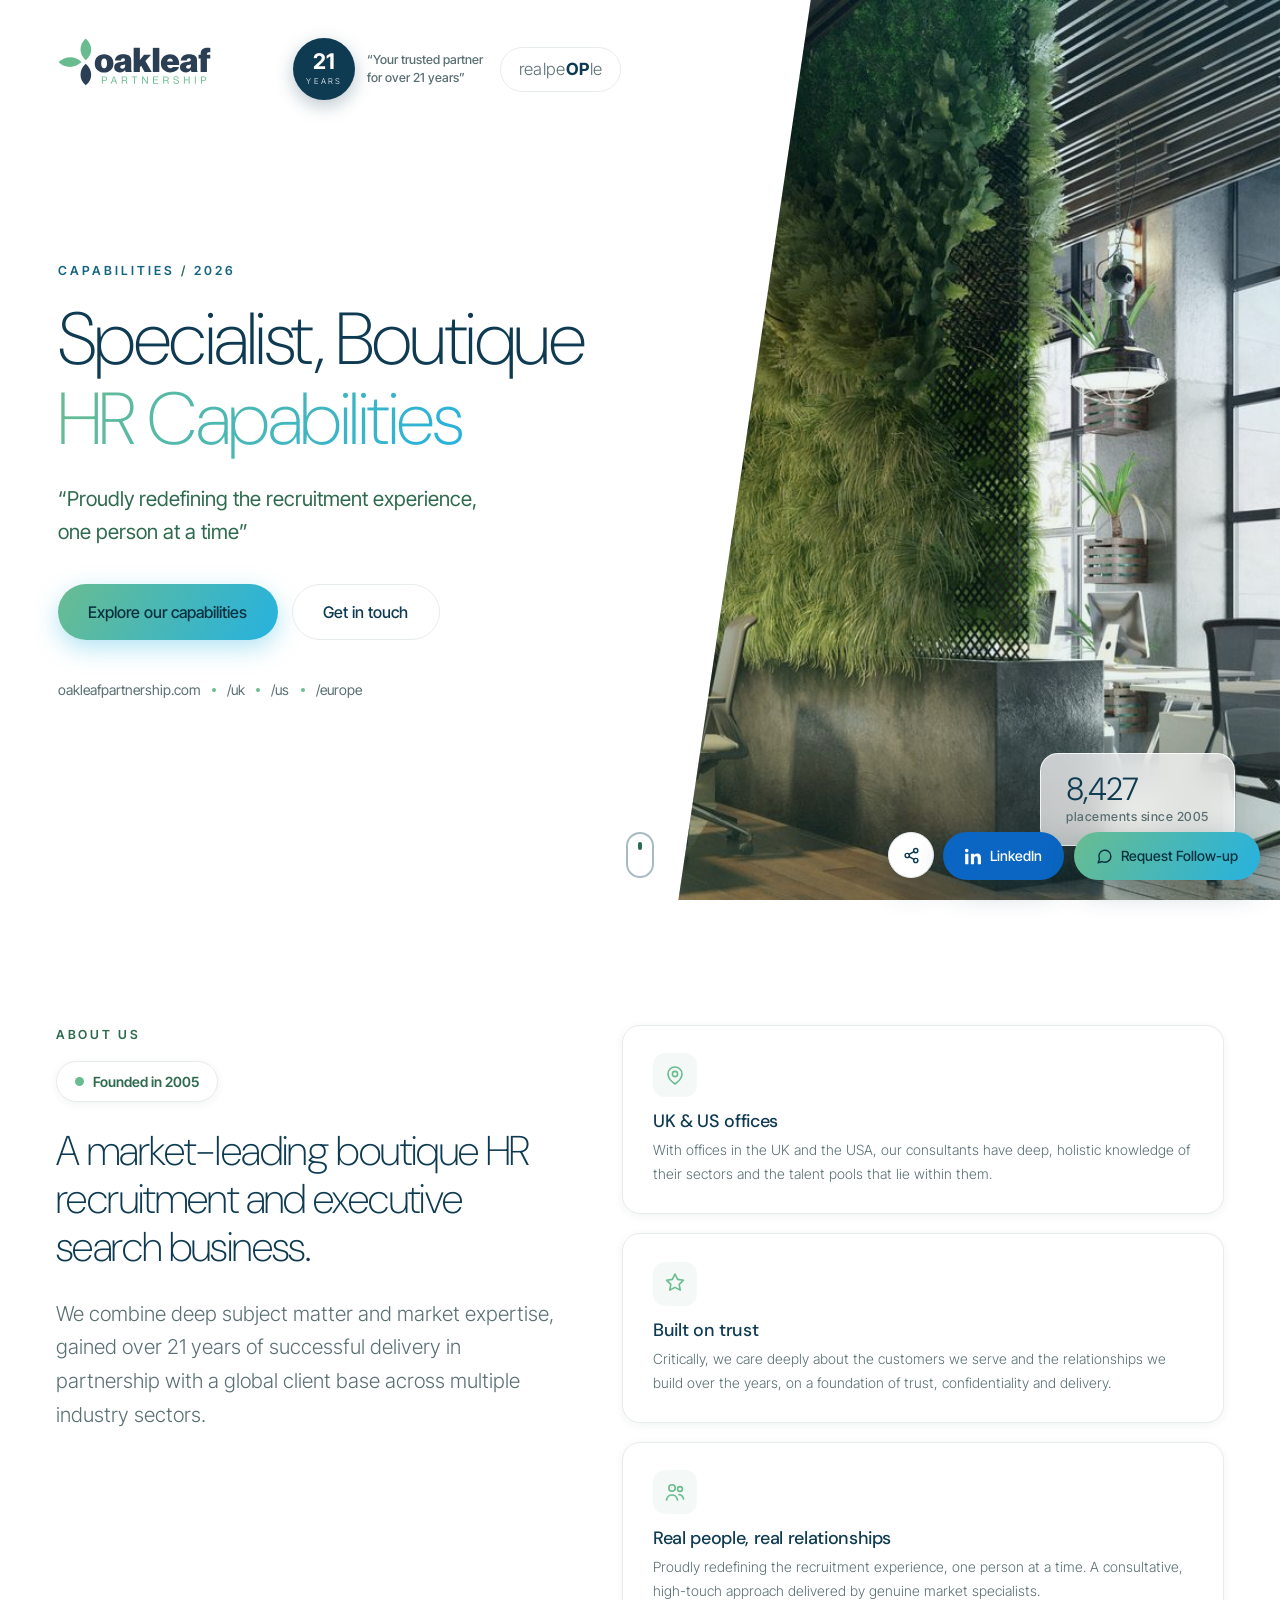
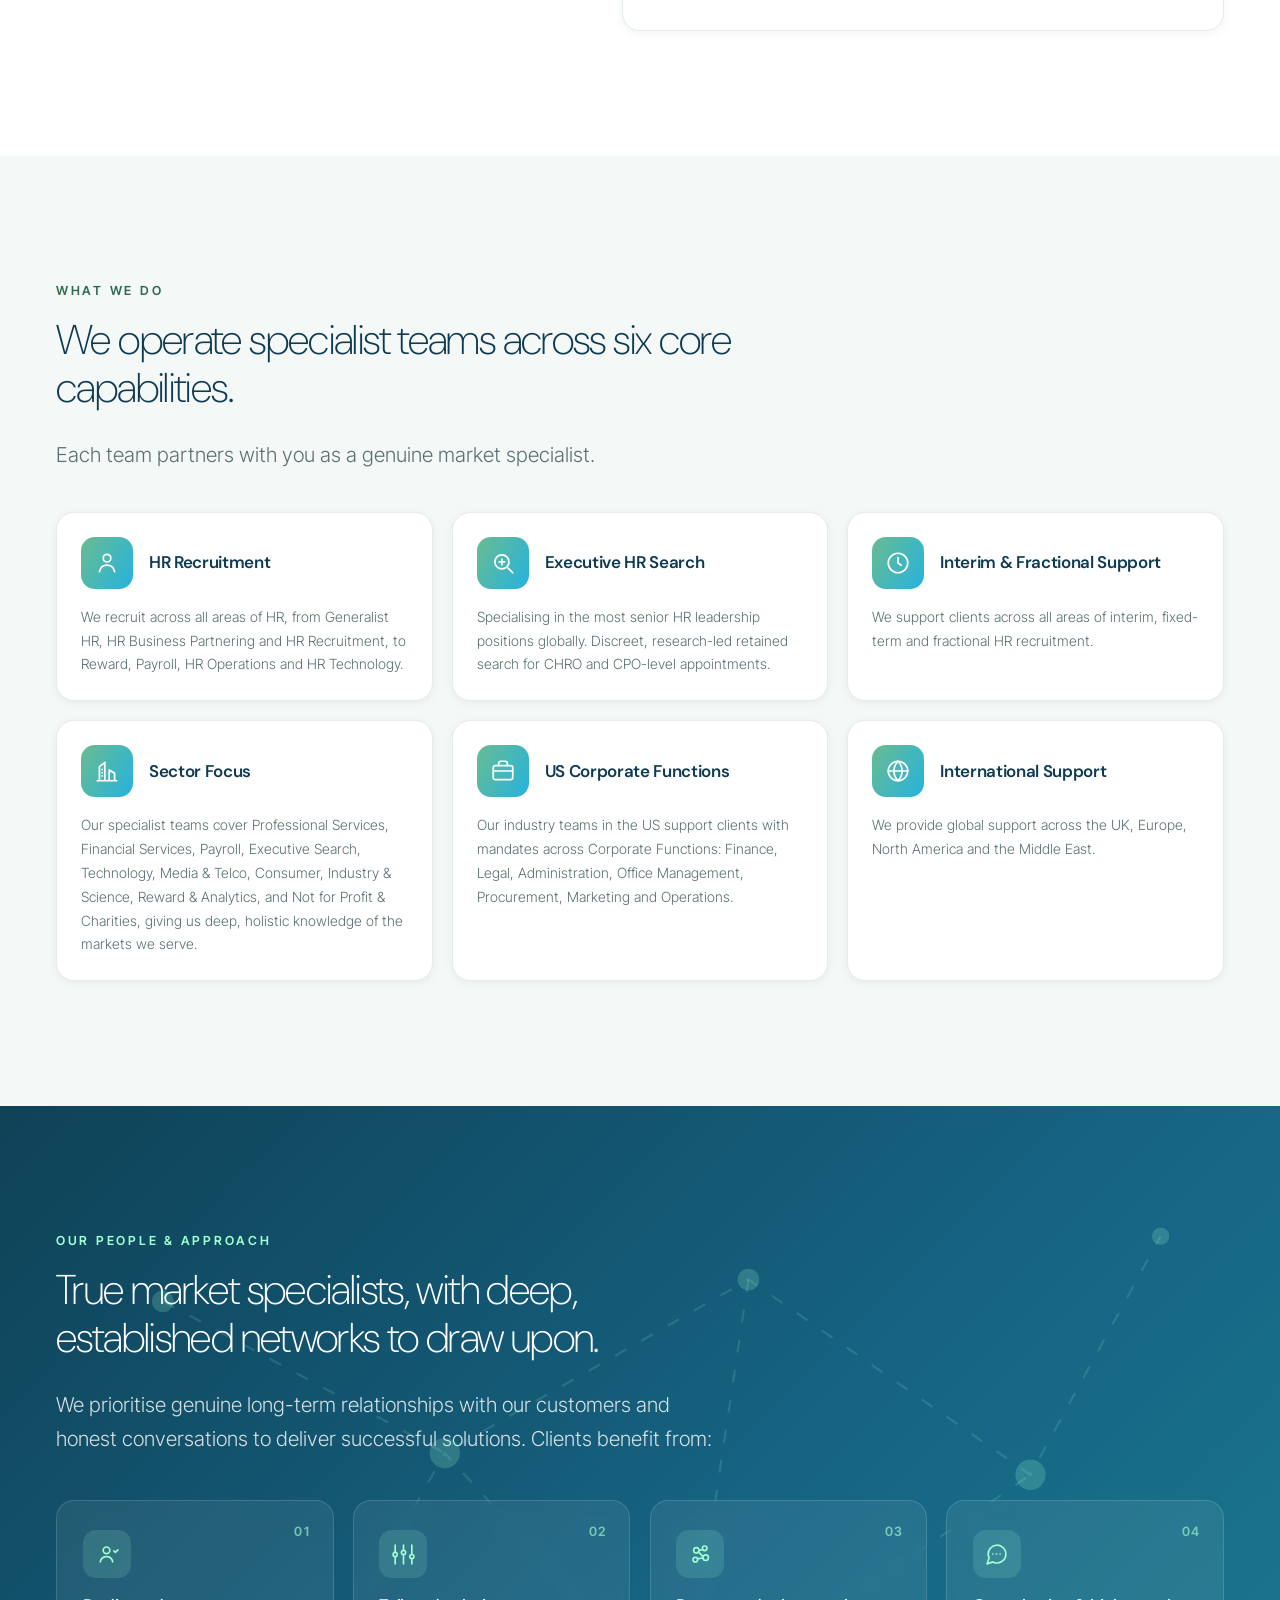
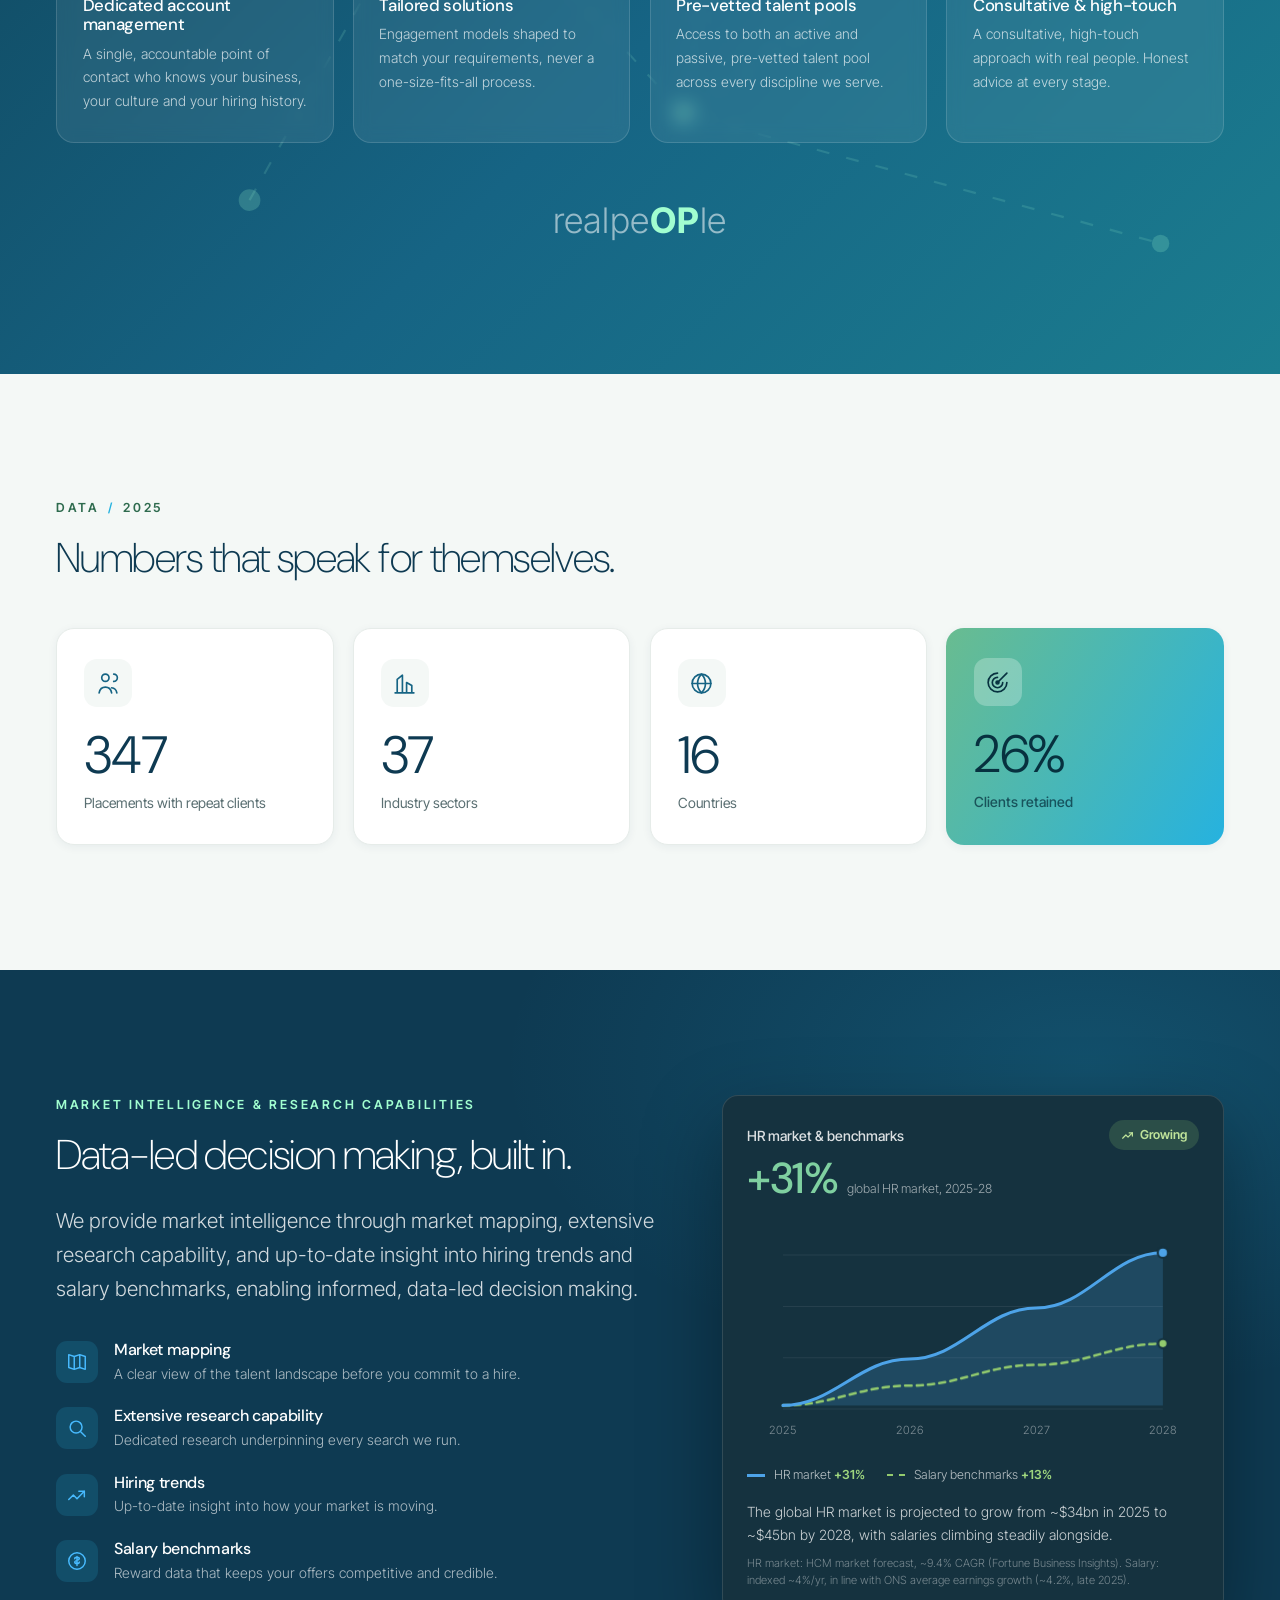
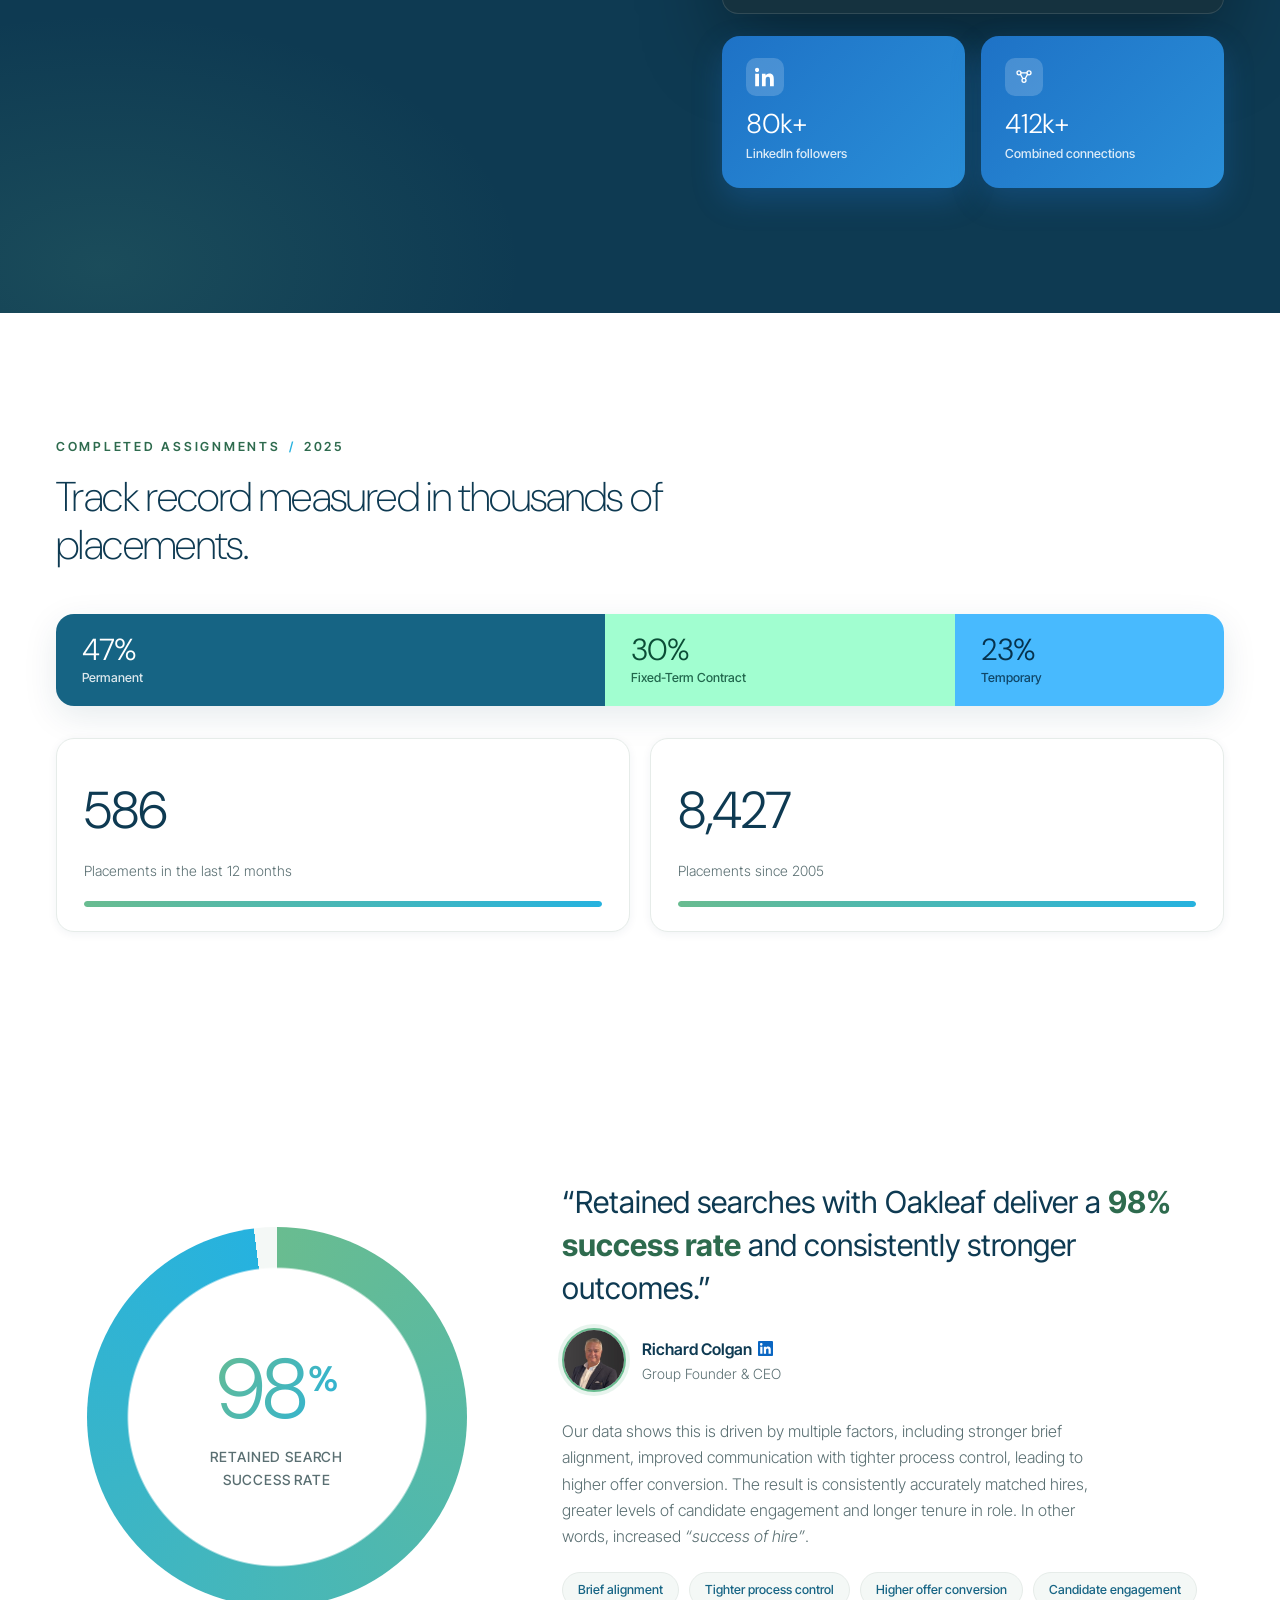
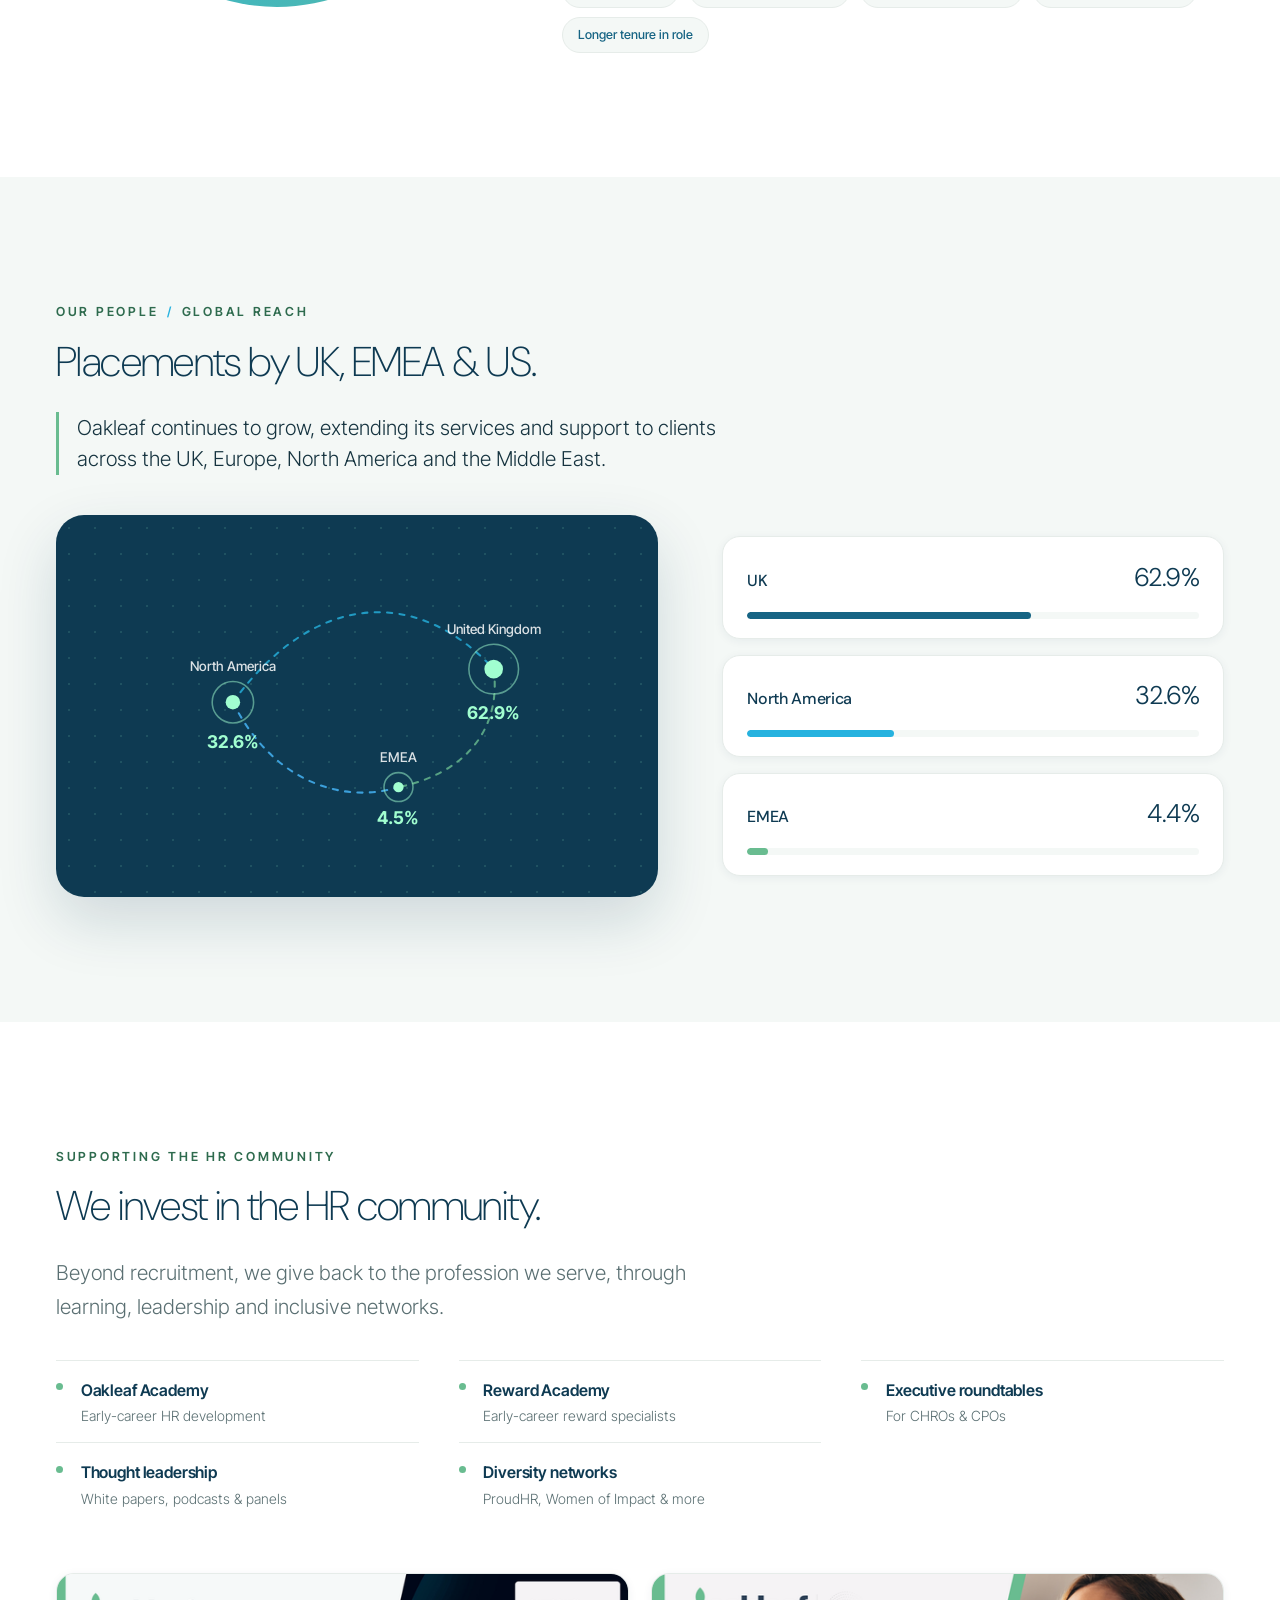
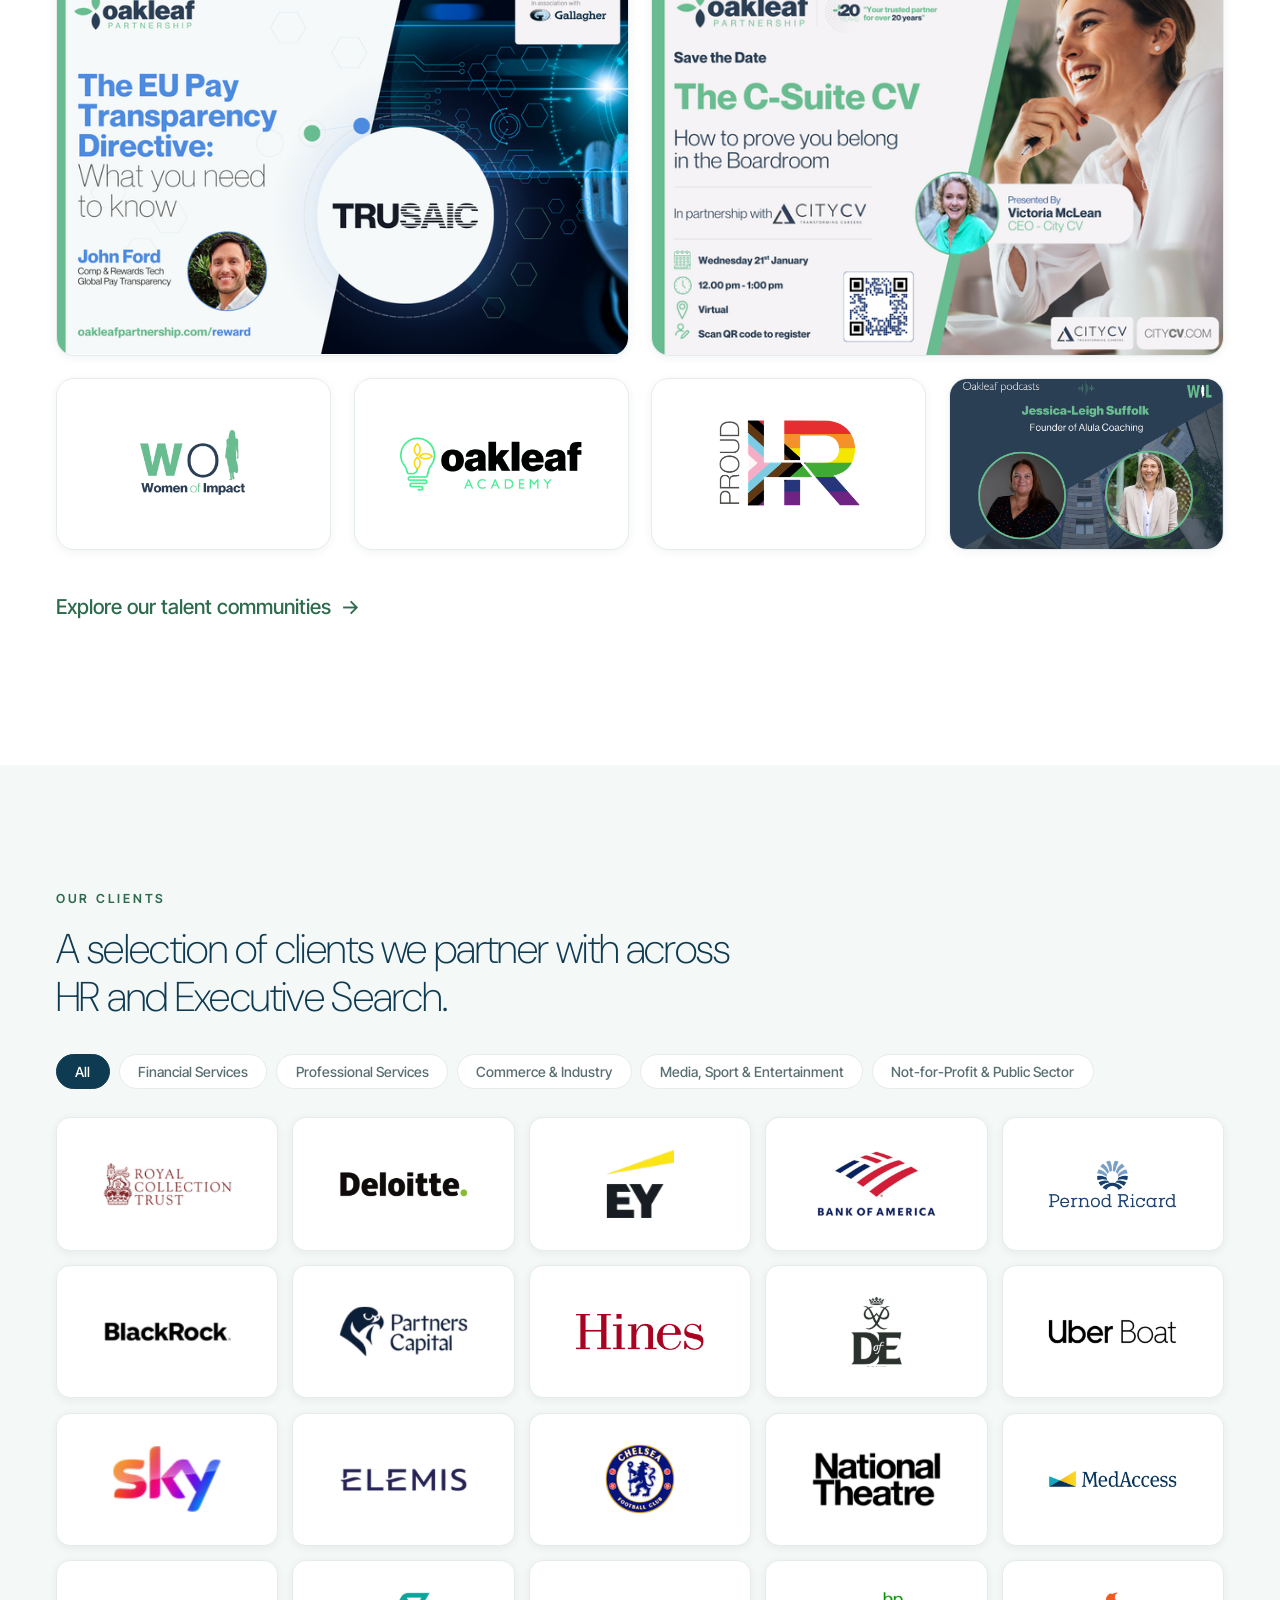
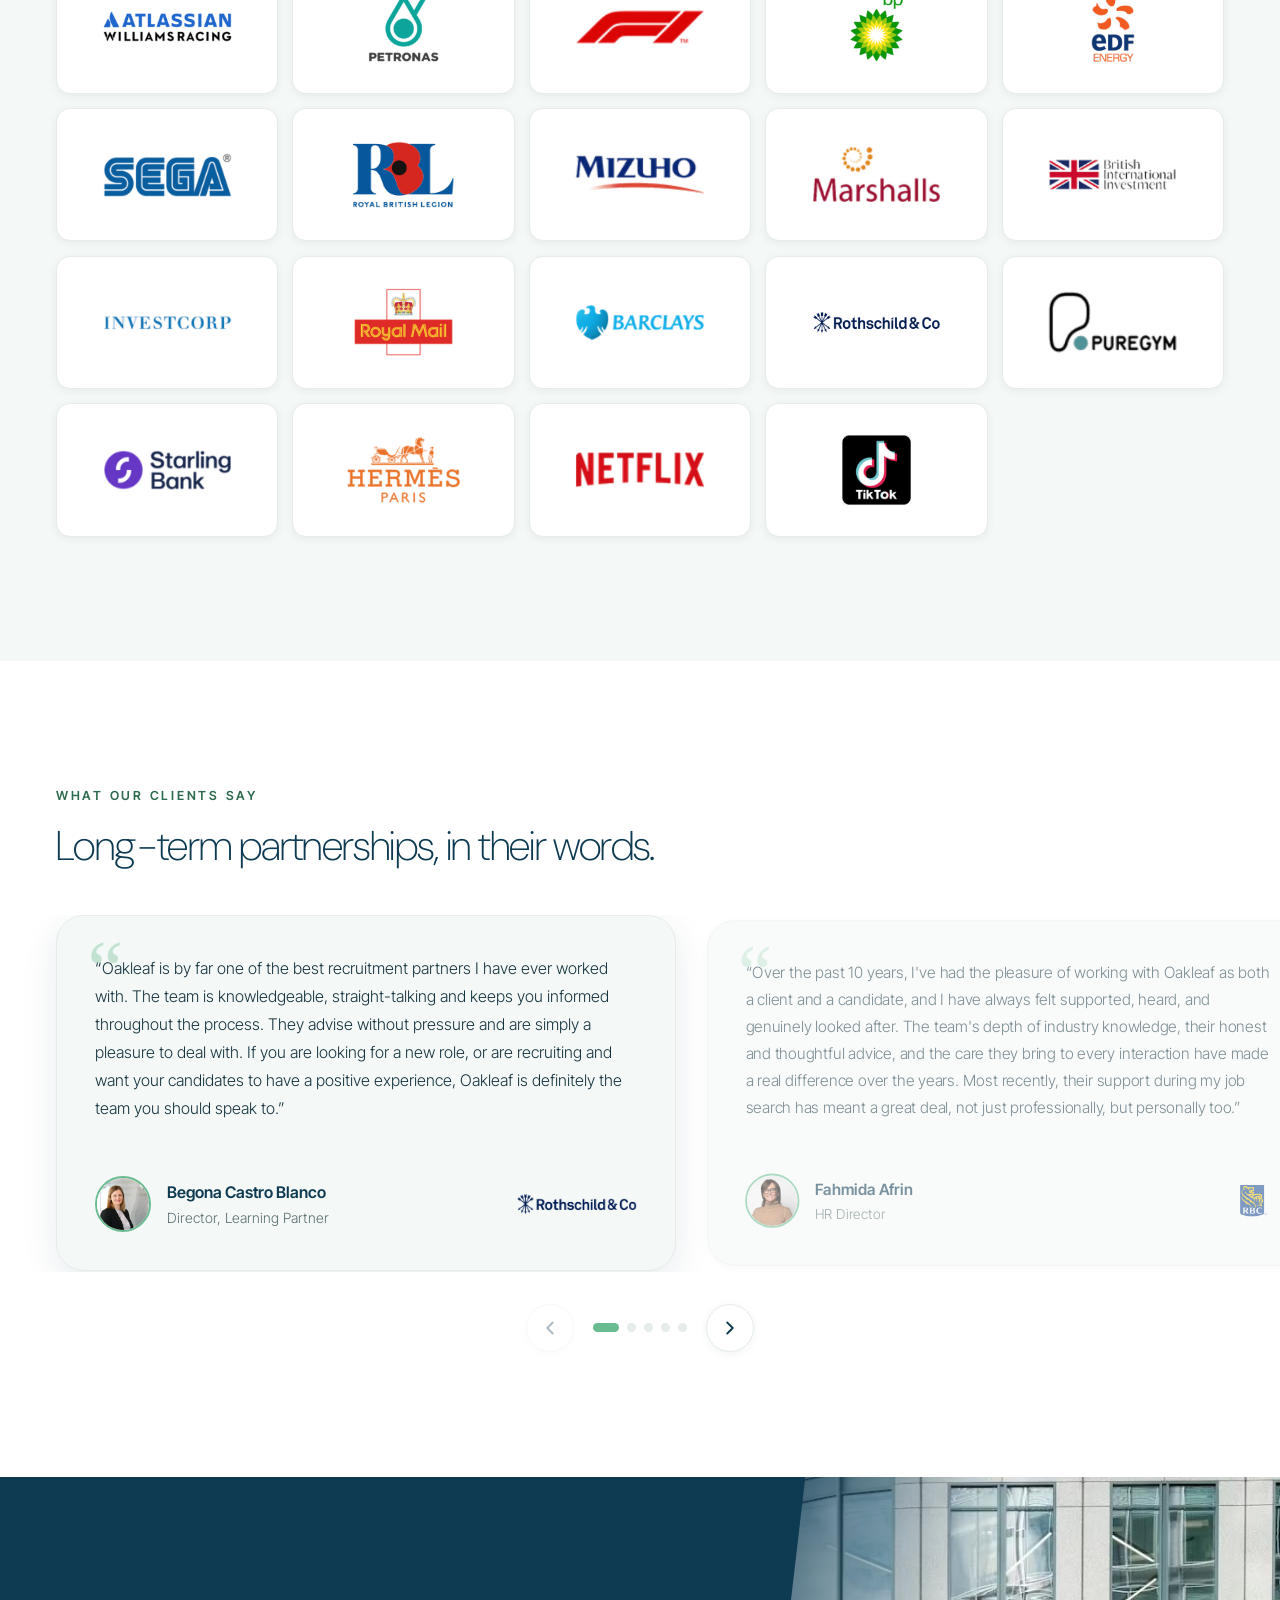
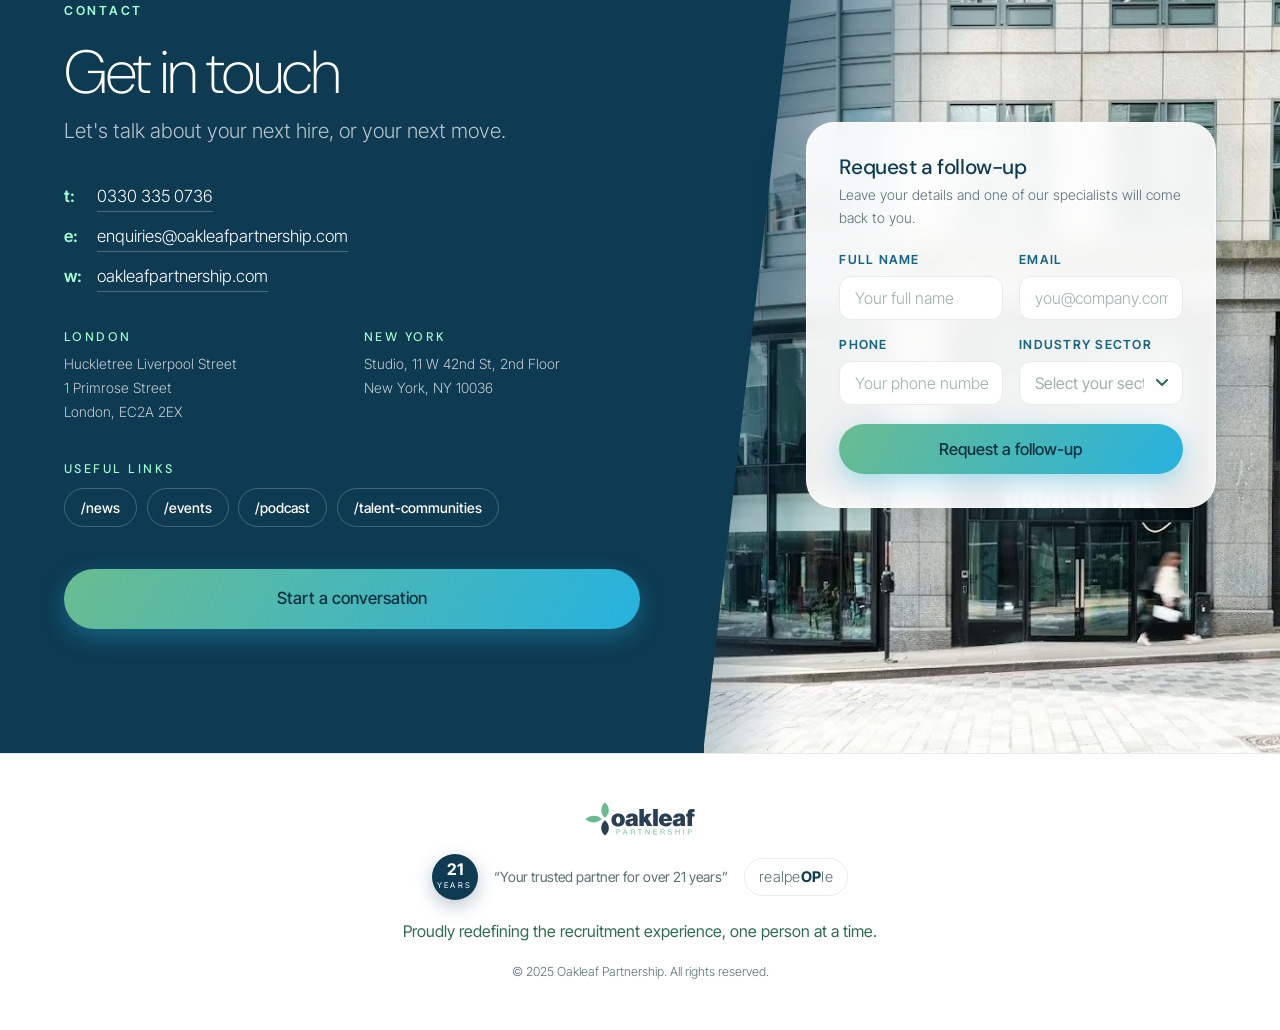
<file: index.html>
<!DOCTYPE html>
<html lang="en-GB">
<head>
  <meta charset="UTF-8">
  <meta name="viewport" content="width=device-width, initial-scale=1.0">
  <title>Oakleaf Group: Specialist, Boutique HR Capabilities</title>
  <meta name="description" content="Oakleaf Partnership is a market-leading boutique HR recruitment and executive search business. Your trusted partner for over 21 years. Proudly redefining the recruitment experience, one person at a time.">
  <link rel="canonical" href="https://cap.oakleafpartnership.com/">
  <meta name="robots" content="index, follow, max-image-preview:large, max-snippet:-1">
  <meta name="theme-color" content="#0e3a52">

  <!-- Open Graph -->
  <meta property="og:title" content="Oakleaf Group: Specialist, Boutique HR Capabilities">
  <meta property="og:description" content="Your trusted partner for over 21 years. Proudly redefining the recruitment experience, one person at a time.">
  <meta property="og:type" content="website">
  <meta property="og:url" content="https://cap.oakleafpartnership.com/">
  <meta property="og:site_name" content="Oakleaf Partnership">
  <meta property="og:locale" content="en_GB">
  <meta property="og:image" content="https://cap.oakleafpartnership.com/assets/og-image.jpg">
  <meta property="og:image:width" content="1200">
  <meta property="og:image:height" content="630">
  <meta property="og:image:alt" content="Oakleaf Group: boutique HR recruitment and executive search">

  <!-- Twitter / X -->
  <meta name="twitter:card" content="summary_large_image">
  <meta name="twitter:title" content="Oakleaf Group: Specialist, Boutique HR Capabilities">
  <meta name="twitter:description" content="Your trusted partner for over 21 years. Proudly redefining the recruitment experience, one person at a time.">
  <meta name="twitter:image" content="https://cap.oakleafpartnership.com/assets/og-image.jpg">

  <!-- Icons -->
  <link rel="icon" type="image/png" sizes="32x32" href="assets/favicon-32.png">
  <link rel="icon" type="image/png" sizes="192x192" href="assets/favicon-192.png">
  <link rel="apple-touch-icon" href="assets/apple-touch-icon.png">
  <link rel="preconnect" href="https://fonts.googleapis.com">
  <link rel="preconnect" href="https://fonts.gstatic.com" crossorigin>
  <link href="https://fonts.googleapis.com/css2?family=Inter+Tight:wght@300;400;500;600;700&family=DM+Sans:opsz,wght@9..40,200..700&display=swap" rel="stylesheet">
  <link rel="stylesheet" href="css/styles.css">
  <script type="application/ld+json">
  {
    "@context": "https://schema.org",
    "@graph": [
      {
        "@type": "EmploymentAgency",
        "@id": "https://www.oakleafpartnership.com/#organization",
        "name": "Oakleaf Partnership",
        "alternateName": "Oakleaf Group",
        "url": "https://www.oakleafpartnership.com",
        "logo": "https://cap.oakleafpartnership.com/assets/oakleaf-partnership.svg",
        "image": "https://cap.oakleafpartnership.com/assets/og-image.jpg",
        "foundingDate": "2005",
        "slogan": "Proudly redefining the recruitment experience, one person at a time",
        "description": "Market-leading boutique HR recruitment and executive search business, delivering for a global client base across multiple industry sectors for over 21 years.",
        "telephone": "+443303350736",
        "email": "enquiries@oakleafpartnership.com",
        "sameAs": [
          "https://www.linkedin.com/company/oakleaf-partnership/"
        ],
        "address": [
          { "@type": "PostalAddress", "streetAddress": "Huckletree Liverpool Street, 1 Primrose Street", "addressLocality": "London", "postalCode": "EC2A 2EX", "addressCountry": "GB" },
          { "@type": "PostalAddress", "streetAddress": "Studio, 11 W 42nd St, 2nd Floor", "addressLocality": "New York", "addressRegion": "NY", "postalCode": "10036", "addressCountry": "US" }
        ],
        "contactPoint": {
          "@type": "ContactPoint",
          "contactType": "enquiries",
          "telephone": "+443303350736",
          "email": "enquiries@oakleafpartnership.com",
          "availableLanguage": "English"
        },
        "areaServed": ["GB", "US", "IE", "EMEA"],
        "knowsAbout": ["HR Recruitment", "Executive HR Search", "Interim and Fractional HR", "Reward and Analytics", "Payroll", "US Corporate Functions"],
        "founder": { "@id": "https://www.oakleafpartnership.com/#richard-colgan" }
      },
      {
        "@type": "Person",
        "@id": "https://www.oakleafpartnership.com/#richard-colgan",
        "name": "Richard Colgan",
        "jobTitle": "Group Founder & CEO",
        "worksFor": { "@id": "https://www.oakleafpartnership.com/#organization" },
        "image": "https://cap.oakleafpartnership.com/assets/people/richard-colgan.jpg",
        "sameAs": ["https://www.linkedin.com/in/richard-colgan-88541a1/"]
      },
      {
        "@type": "WebSite",
        "@id": "https://cap.oakleafpartnership.com/#website",
        "url": "https://cap.oakleafpartnership.com/",
        "name": "Oakleaf Group Capabilities",
        "publisher": { "@id": "https://www.oakleafpartnership.com/#organization" },
        "inLanguage": "en-GB"
      },
      {
        "@type": "WebPage",
        "@id": "https://cap.oakleafpartnership.com/#webpage",
        "url": "https://cap.oakleafpartnership.com/",
        "name": "Oakleaf Group: Specialist, Boutique HR Capabilities",
        "description": "Oakleaf Partnership is a market-leading boutique HR recruitment and executive search business. Your trusted partner for over 21 years.",
        "isPartOf": { "@id": "https://cap.oakleafpartnership.com/#website" },
        "about": { "@id": "https://www.oakleafpartnership.com/#organization" },
        "primaryImageOfPage": "https://cap.oakleafpartnership.com/assets/og-image.jpg",
        "inLanguage": "en-GB"
      }
    ]
  }
  </script>
</head>
<body>

<a class="skip-link" href="#main">Skip to content</a>

<!-- Scroll progress -->
<div class="progress-track" aria-hidden="true"><div class="progress-bar" id="progress-bar"></div></div>

<!-- Sticky nav -->
<nav class="site-nav" id="site-nav" aria-label="Section navigation">
  <div class="site-nav__inner">
    <a class="site-nav__brand" href="#hero" aria-label="Oakleaf Partnership, back to top">
      <img src="assets/oakleaf-partnership.svg" alt="Oakleaf Partnership" width="112" height="35">
    </a>
    <button class="site-nav__toggle" id="nav-toggle" aria-expanded="false" aria-controls="nav-links" aria-label="Toggle navigation menu">
      <span></span><span></span><span></span>
    </button>
    <ul class="site-nav__links" id="nav-links">
      <li><a href="#about" data-spy="about">About</a></li>
      <li><a href="#what-we-do" data-spy="what-we-do">What We Do</a></li>
      <li><a href="#approach" data-spy="approach">Approach</a></li>
      <li><a href="#data" data-spy="data">Data</a></li>
      <li><a href="#community" data-spy="community">Community</a></li>
      <li><a href="#clients" data-spy="clients">Clients</a></li>
      <li><a href="#testimonials" data-spy="testimonials">Testimonials</a></li>
      <li><a href="#contact" data-spy="contact" class="site-nav__cta">Contact</a></li>
    </ul>
  </div>
</nav>

<main id="main">

  <!-- ============ HERO ============ -->
  <header class="hero" id="hero">
    <div class="hero__panel">
      <div class="hero__top">
        <img class="hero__logo" src="assets/oakleaf-partnership.svg" alt="Oakleaf Partnership" width="150" height="47" data-parallax="6">
        <div class="hero__badges">
          <div class="badge-years" data-parallax="10" role="img" aria-label="21 years, your trusted partner for over 21 years">
            <span class="badge-years__circle"><strong>21</strong><small>YEARS</small></span>
            <span class="badge-years__strap">&ldquo;Your trusted partner<br>for over 21 years&rdquo;</span>
          </div>
          <span class="badge-rpo" data-parallax="14" aria-label="real people">real<em>pe<strong>OP</strong>le</em></span>
        </div>
      </div>

      <div class="hero__content">
        <p class="hero__eyebrow reveal">Capabilities <span aria-hidden="true">/</span> 2026</p>
        <h1 class="hero__title reveal" data-parallax="4">
          Specialist, Boutique<br>
          <span class="hero__title-accent">HR Capabilities</span>
        </h1>
        <p class="hero__sub reveal">&ldquo;Proudly redefining the recruitment experience,<br class="br-desktop"> one person at a time&rdquo;</p>
        <div class="hero__ctas reveal">
          <a class="btn btn--primary" href="#what-we-do">Explore our capabilities</a>
          <a class="btn btn--ghost" href="#contact">Get in touch</a>
        </div>
        <p class="hero__meta reveal">
          <span>oakleafpartnership.com</span><span class="dot" aria-hidden="true"></span><span>/uk</span><span class="dot" aria-hidden="true"></span><span>/us</span><span class="dot" aria-hidden="true"></span><span>/europe</span>
        </p>
      </div>
    </div>

    <div class="hero__media" aria-hidden="true">
      <div class="hero__img-wrap" data-parallax-scroll>
        <img src="assets/hero-office.jpg" alt="" width="1600" height="901" fetchpriority="high">
        <div class="hero__img-tint"></div>
      </div>
      <div class="hero__glass" data-parallax="18">
        <span class="hero__glass-num" data-count="8427" data-format="comma">0</span>
        <span class="hero__glass-label">placements since 2005</span>
      </div>
    </div>

    <a class="hero__scroll-cue" href="#about" aria-label="Scroll to About section"><span></span></a>
  </header>

  <!-- ============ ABOUT ============ -->
  <section class="section about" id="about" data-spy-section="about">
    <div class="container">
      <div class="about__grid">
        <div class="about__intro">
          <p class="eyebrow reveal">About Us</p>
          <div class="badge-founded reveal" role="img" aria-label="Founded in 2005">
            <span class="badge-founded__pulse" aria-hidden="true"></span>
            Founded in 2005
          </div>
          <h2 class="section-title reveal">A market-leading boutique HR recruitment and executive search business.</h2>
          <p class="lead reveal">We combine deep subject matter and market expertise, gained over 21 years of successful delivery in partnership with a global client base across multiple industry sectors.</p>
        </div>
        <div class="about__cards">
          <article class="about-card reveal">
            <span class="about-card__icon" aria-hidden="true">
              <svg viewBox="0 0 24 24" fill="none" stroke="currentColor" stroke-width="1.6" stroke-linecap="round" stroke-linejoin="round"><path d="M12 21s-7-4.6-7-10a7 7 0 0 1 14 0c0 5.4-7 10-7 10z"/><circle cx="12" cy="11" r="2.6"/></svg>
            </span>
            <h3>UK &amp; US offices</h3>
            <p>With offices in the UK and the USA, our consultants have deep, holistic knowledge of their sectors and the talent pools that lie within them.</p>
          </article>
          <article class="about-card reveal">
            <span class="about-card__icon" aria-hidden="true">
              <svg viewBox="0 0 24 24" fill="none" stroke="currentColor" stroke-width="1.6" stroke-linecap="round" stroke-linejoin="round"><path d="M12 2l2.6 5.4 5.9.8-4.3 4.1 1 5.8L12 15.4 6.8 18.1l1-5.8L3.5 8.2l5.9-.8z"/></svg>
            </span>
            <h3>Built on trust</h3>
            <p>Critically, we care deeply about the customers we serve and the relationships we build over the years, on a foundation of trust, confidentiality and delivery.</p>
          </article>
          <article class="about-card reveal">
            <span class="about-card__icon" aria-hidden="true">
              <svg viewBox="0 0 24 24" fill="none" stroke="currentColor" stroke-width="1.6" stroke-linecap="round" stroke-linejoin="round"><circle cx="9" cy="8" r="3.2"/><path d="M3.5 20c.6-3.2 2.8-5 5.5-5s4.9 1.8 5.5 5"/><circle cx="17" cy="9" r="2.4"/><path d="M16 14.6c2.3.2 4 1.7 4.5 4.4"/></svg>
            </span>
            <h3>Real people, real relationships</h3>
            <p>Proudly redefining the recruitment experience, one person at a time. A consultative, high-touch approach delivered by genuine market specialists.</p>
          </article>
        </div>
      </div>
    </div>
  </section>

  <!-- ============ WHAT WE DO ============ -->
  <section class="section section--tint what-we-do" id="what-we-do" data-spy-section="what-we-do">
    <div class="container">
      <p class="eyebrow reveal">What We Do</p>
      <h2 class="section-title reveal">We operate specialist teams across six core capabilities.</h2>
      <p class="lead reveal">Each team partners with you as a genuine market specialist.</p>

      <div class="cap-grid">
        <article class="cap-card reveal">
          <div class="cap-card__head">
            <span class="cap-card__icon" aria-hidden="true">
              <svg viewBox="0 0 24 24" fill="none" stroke="currentColor" stroke-width="1.6" stroke-linecap="round" stroke-linejoin="round"><circle cx="12" cy="7.5" r="3.5"/><path d="M5 20c.8-3.8 3.5-6 7-6s6.2 2.2 7 6"/></svg>
            </span>
            <h3 class="cap-card__title">HR Recruitment</h3>
          </div>
          <div class="cap-card__body">
            <p>We recruit across all areas of HR, from Generalist HR, HR Business Partnering and HR Recruitment, to Reward, Payroll, HR Operations and HR Technology.</p>
          </div>
        </article>

        <article class="cap-card reveal">
          <div class="cap-card__head">
            <span class="cap-card__icon" aria-hidden="true">
              <svg viewBox="0 0 24 24" fill="none" stroke="currentColor" stroke-width="1.6" stroke-linecap="round" stroke-linejoin="round"><circle cx="11" cy="11" r="6.5"/><path d="M16 16l5 5"/><path d="M11 8.5v5M8.5 11h5"/></svg>
            </span>
            <h3 class="cap-card__title">Executive HR Search</h3>
          </div>
          <div class="cap-card__body">
            <p>Specialising in the most senior HR leadership positions globally. Discreet, research-led retained search for CHRO and CPO-level appointments.</p>
          </div>
        </article>

        <article class="cap-card reveal">
          <div class="cap-card__head">
            <span class="cap-card__icon" aria-hidden="true">
              <svg viewBox="0 0 24 24" fill="none" stroke="currentColor" stroke-width="1.6" stroke-linecap="round" stroke-linejoin="round"><circle cx="12" cy="12" r="9"/><path d="M12 7v5l3 2"/></svg>
            </span>
            <h3 class="cap-card__title">Interim &amp; Fractional Support</h3>
          </div>
          <div class="cap-card__body">
            <p>We support clients across all areas of interim, fixed-term and fractional HR recruitment.</p>
          </div>
        </article>

        <article class="cap-card reveal">
          <div class="cap-card__head">
            <span class="cap-card__icon" aria-hidden="true">
              <svg viewBox="0 0 24 24" fill="none" stroke="currentColor" stroke-width="1.6" stroke-linecap="round" stroke-linejoin="round"><path d="M3 21h18M5 21V8l5-4v17M14 21V11l5 3v7"/><path d="M7.5 10.5h.01M7.5 13.5h.01M7.5 16.5h.01"/></svg>
            </span>
            <h3 class="cap-card__title">Sector Focus</h3>
          </div>
          <div class="cap-card__body">
            <p>Our specialist teams cover Professional Services, Financial Services, Payroll, Executive Search, Technology, Media &amp; Telco, Consumer, Industry &amp; Science, Reward &amp; Analytics, and Not for Profit &amp; Charities, giving us deep, holistic knowledge of the markets we serve.</p>
          </div>
        </article>

        <article class="cap-card reveal">
          <div class="cap-card__head">
            <span class="cap-card__icon" aria-hidden="true">
              <svg viewBox="0 0 24 24" fill="none" stroke="currentColor" stroke-width="1.6" stroke-linecap="round" stroke-linejoin="round"><rect x="3" y="7" width="18" height="13" rx="2"/><path d="M8 7V5a2 2 0 0 1 2-2h4a2 2 0 0 1 2 2v2"/><path d="M3 12h18"/></svg>
            </span>
            <h3 class="cap-card__title">US Corporate Functions</h3>
          </div>
          <div class="cap-card__body">
            <p>Our industry teams in the US support clients with mandates across Corporate Functions: Finance, Legal, Administration, Office Management, Procurement, Marketing and Operations.</p>
          </div>
        </article>

        <article class="cap-card reveal">
          <div class="cap-card__head">
            <span class="cap-card__icon" aria-hidden="true">
              <svg viewBox="0 0 24 24" fill="none" stroke="currentColor" stroke-width="1.6" stroke-linecap="round" stroke-linejoin="round"><circle cx="12" cy="12" r="9"/><path d="M3 12h18M12 3c2.5 2.6 3.8 5.6 3.8 9S14.5 18.4 12 21c-2.5-2.6-3.8-5.6-3.8-9S9.5 5.6 12 3z"/></svg>
            </span>
            <h3 class="cap-card__title">International Support</h3>
          </div>
          <div class="cap-card__body">
            <p>We provide global support across the UK, Europe, North America and the Middle East.</p>
          </div>
        </article>
      </div>
    </div>
  </section>

  <!-- ============ OUR PEOPLE & APPROACH ============ -->
  <section class="section approach" id="approach" data-spy-section="approach">
    <div class="approach__network" aria-hidden="true">
      <svg viewBox="0 0 600 400" preserveAspectRatio="xMidYMid slice">
        <g class="net-lines" stroke="currentColor" stroke-width="1" fill="none">
          <path d="M80 90 L210 160 L350 80 L480 170 L540 60"/>
          <path d="M120 320 L210 160 L320 280 L480 170"/>
          <path d="M350 80 L320 280 L540 340"/>
        </g>
        <g class="net-dots" fill="currentColor">
          <circle cx="80" cy="90" r="5"/><circle cx="210" cy="160" r="7"/><circle cx="350" cy="80" r="5"/>
          <circle cx="480" cy="170" r="7"/><circle cx="540" cy="60" r="4"/><circle cx="120" cy="320" r="5"/>
          <circle cx="320" cy="280" r="6"/><circle cx="540" cy="340" r="4"/>
        </g>
      </svg>
    </div>
    <div class="container">
      <p class="eyebrow eyebrow--light reveal">Our People &amp; Approach</p>
      <h2 class="section-title section-title--light reveal">True market specialists, with deep, established networks to draw upon.</h2>
      <p class="lead lead--light reveal">We prioritise genuine long-term relationships with our customers and honest conversations to deliver successful solutions. Clients benefit from:</p>

      <div class="benefit-grid">
        <article class="benefit-card reveal">
          <span class="benefit-card__num" aria-hidden="true">01</span>
          <span class="benefit-card__icon" aria-hidden="true">
            <svg viewBox="0 0 24 24" fill="none" stroke="currentColor" stroke-width="1.6" stroke-linecap="round" stroke-linejoin="round"><circle cx="12" cy="8" r="3.2"/><path d="M6 19c.7-3.2 3-5 6-5s5.3 1.8 6 5"/><path d="M19 8.5l1.5 1.5L23 7.5"/></svg>
          </span>
          <h3>Dedicated account management</h3>
          <p>A single, accountable point of contact who knows your business, your culture and your hiring history.</p>
        </article>
        <article class="benefit-card reveal">
          <span class="benefit-card__num" aria-hidden="true">02</span>
          <span class="benefit-card__icon" aria-hidden="true">
            <svg viewBox="0 0 24 24" fill="none" stroke="currentColor" stroke-width="1.6" stroke-linecap="round" stroke-linejoin="round"><path d="M4 21v-7M4 10V3M12 21v-9M12 8V3M20 21v-5M20 12V3"/><circle cx="4" cy="12" r="2"/><circle cx="12" cy="10" r="2"/><circle cx="20" cy="14" r="2"/></svg>
          </span>
          <h3>Tailored solutions</h3>
          <p>Engagement models shaped to match your requirements, never a one-size-fits-all process.</p>
        </article>
        <article class="benefit-card reveal">
          <span class="benefit-card__num" aria-hidden="true">03</span>
          <span class="benefit-card__icon" aria-hidden="true">
            <svg viewBox="0 0 24 24" fill="none" stroke="currentColor" stroke-width="1.6" stroke-linecap="round" stroke-linejoin="round"><circle cx="8" cy="8" r="2.6"/><circle cx="16" cy="6" r="2.2"/><circle cx="17" cy="15" r="2.6"/><circle cx="7" cy="17" r="2.2"/><path d="M10 9.5l4 4M9.8 15.9l4.6-.5M14.2 7.2l-3.5.9"/></svg>
          </span>
          <h3>Pre-vetted talent pools</h3>
          <p>Access to both an active and passive, pre-vetted talent pool across every discipline we serve.</p>
        </article>
        <article class="benefit-card reveal">
          <span class="benefit-card__num" aria-hidden="true">04</span>
          <span class="benefit-card__icon" aria-hidden="true">
            <svg viewBox="0 0 24 24" fill="none" stroke="currentColor" stroke-width="1.6" stroke-linecap="round" stroke-linejoin="round"><path d="M21 11.5a8.5 8.5 0 0 1-12.4 7.6L3 21l1.9-5.6A8.5 8.5 0 1 1 21 11.5z"/><path d="M8.5 11.5h.01M12 11.5h.01M15.5 11.5h.01"/></svg>
          </span>
          <h3>Consultative &amp; high-touch</h3>
          <p>A consultative, high-touch approach with real people. Honest advice at every stage.</p>
        </article>
      </div>

      <p class="approach__rpo reveal" aria-label="real people">real<em>pe<strong>OP</strong>le</em></p>
    </div>
  </section>

  <!-- ============ DATA / 2025 ============ -->
  <section class="section section--tint data" id="data" data-spy-section="data">
    <div class="container">
      <p class="eyebrow reveal">Data <span aria-hidden="true">/</span> 2025</p>
      <h2 class="section-title reveal">Numbers that speak for themselves.</h2>

      <div class="metric-grid">
        <article class="metric-card reveal">
          <span class="metric-card__icon" aria-hidden="true">
            <svg viewBox="0 0 24 24" fill="none" stroke="currentColor" stroke-width="1.6" stroke-linecap="round" stroke-linejoin="round"><path d="M17 3a3.5 3.5 0 0 1 0 7M20 21c-.5-3-2.3-4.7-5-4.9"/><circle cx="9" cy="6.5" r="3.5"/><path d="M3 21c.7-3.6 3-5.5 6-5.5s5.3 1.9 6 5.5"/></svg>
          </span>
          <span class="metric-card__value"><span data-count="347">0</span></span>
          <span class="metric-card__label">Placements with repeat clients</span>
        </article>
        <article class="metric-card reveal">
          <span class="metric-card__icon" aria-hidden="true">
            <svg viewBox="0 0 24 24" fill="none" stroke="currentColor" stroke-width="1.6" stroke-linecap="round" stroke-linejoin="round"><path d="M3 21h18M5 21V8l5-4v17M14 21V11l5 3v7"/></svg>
          </span>
          <span class="metric-card__value"><span data-count="37">0</span></span>
          <span class="metric-card__label">Industry sectors</span>
        </article>
        <article class="metric-card reveal">
          <span class="metric-card__icon" aria-hidden="true">
            <svg viewBox="0 0 24 24" fill="none" stroke="currentColor" stroke-width="1.6" stroke-linecap="round" stroke-linejoin="round"><circle cx="12" cy="12" r="9"/><path d="M3 12h18M12 3c2.5 2.6 3.8 5.6 3.8 9s-1.3 6.4-3.8 9c-2.5-2.6-3.8-5.6-3.8-9S9.5 5.6 12 3z"/></svg>
          </span>
          <span class="metric-card__value"><span data-count="16">0</span></span>
          <span class="metric-card__label">Countries</span>
        </article>
        <article class="metric-card metric-card--feature reveal">
          <span class="metric-card__icon" aria-hidden="true">
            <svg viewBox="0 0 24 24" fill="none" stroke="currentColor" stroke-width="1.6" stroke-linecap="round" stroke-linejoin="round"><path d="M12 3a9 9 0 1 0 9 9"/><path d="M12 7a5 5 0 1 0 5 5"/><circle cx="12" cy="12" r="1.4"/><path d="M21 3l-9 9"/></svg>
          </span>
          <span class="metric-card__value"><span data-count="26">0</span>%</span>
          <span class="metric-card__label">Clients retained</span>
        </article>
      </div>
    </div>
  </section>

  <!-- ============ MARKET INTELLIGENCE ============ -->
  <section class="section intelligence" id="intelligence" data-spy-section="data" aria-labelledby="intel-title">
    <div class="container">
      <div class="intel__grid">
        <div class="intel__copy">
          <p class="eyebrow eyebrow--light reveal">Market Intelligence &amp; Research Capabilities</p>
          <h2 class="section-title section-title--light reveal" id="intel-title">Data-led decision making, built in.</h2>
          <p class="lead lead--light reveal">We provide market intelligence through market mapping, extensive research capability, and up-to-date insight into hiring trends and salary benchmarks, enabling informed, data-led decision making.</p>
          <ul class="intel__list reveal">
            <li>
              <span class="intel__list-icon" aria-hidden="true"><svg viewBox="0 0 24 24" fill="none" stroke="currentColor" stroke-width="1.6" stroke-linecap="round" stroke-linejoin="round"><path d="M9 20l-6-2V4l6 2 6-2 6 2v14l-6-2-6 2zM9 6v14M15 4v14"/></svg></span>
              <div><h3>Market mapping</h3><p>A clear view of the talent landscape before you commit to a hire.</p></div>
            </li>
            <li>
              <span class="intel__list-icon" aria-hidden="true"><svg viewBox="0 0 24 24" fill="none" stroke="currentColor" stroke-width="1.6" stroke-linecap="round" stroke-linejoin="round"><circle cx="11" cy="11" r="6.5"/><path d="M16 16l5 5"/></svg></span>
              <div><h3>Extensive research capability</h3><p>Dedicated research underpinning every search we run.</p></div>
            </li>
            <li>
              <span class="intel__list-icon" aria-hidden="true"><svg viewBox="0 0 24 24" fill="none" stroke="currentColor" stroke-width="1.6" stroke-linecap="round" stroke-linejoin="round"><path d="M3 17l5-5 4 4 8-8"/><path d="M14 8h6v6"/></svg></span>
              <div><h3>Hiring trends</h3><p>Up-to-date insight into how your market is moving.</p></div>
            </li>
            <li>
              <span class="intel__list-icon" aria-hidden="true"><svg viewBox="0 0 24 24" fill="none" stroke="currentColor" stroke-width="1.6" stroke-linecap="round" stroke-linejoin="round"><circle cx="12" cy="12" r="9"/><path d="M12 7v10M9.5 9.5c0-1 1.1-1.7 2.5-1.7s2.5.7 2.5 1.7-1 1.4-2.5 1.8-2.5.8-2.5 1.8 1.1 1.7 2.5 1.7 2.5-.7 2.5-1.7"/></svg></span>
              <div><h3>Salary benchmarks</h3><p>Reward data that keeps your offers competitive and credible.</p></div>
            </li>
          </ul>
        </div>

        <div class="intel__viz">
          <figure class="intel__chart reveal" role="img" aria-label="Line chart: the global HR market grows from an index of 100 in 2025 to 131 in 2028 (+31%), while salary benchmarks rise from 100 to 113 (+13%) over the same period.">
            <div class="intel__chart-head">
              <span class="intel__chart-title">HR market &amp; benchmarks</span>
              <span class="intel__chart-pill">
                <svg viewBox="0 0 24 24" fill="none" stroke="currentColor" stroke-width="2.2" stroke-linecap="round" stroke-linejoin="round" aria-hidden="true"><path d="M3 17l6-6 4 4 8-8"/><path d="M15 7h6v6"/></svg>
                Growing
              </span>
            </div>
            <p class="intel__chart-stat">
              <span class="intel__chart-stat-num">+31%</span>
              <span class="intel__chart-stat-sub">global HR market, 2025-28</span>
            </p>
            <svg viewBox="0 0 440 230" class="intel__svg" aria-hidden="true">
              <g class="hrm-grid" stroke="currentColor" stroke-width="1">
                <line x1="35" y1="40" x2="405" y2="40"/><line x1="35" y1="90" x2="405" y2="90"/>
                <line x1="35" y1="140" x2="405" y2="140"/><line x1="35" y1="190" x2="405" y2="190"/>
              </g>
              <path class="hrm-area" d="M35,186.4 C84.3,186.4 109,141.2 158.33,141.2 C207.7,141.2 232.3,91.6 281.67,91.6 C331,91.6 355.7,37.7 405,37.7 L405,186.4 L35,186.4 Z"/>
              <path class="sal-line" fill="none" d="M35,186.4 C84.3,186.4 109,167.1 158.33,167.1 C207.7,167.1 232.3,146.9 281.67,146.9 C331,146.9 355.7,126.2 405,126.2"/>
              <path class="hrm-line" fill="none" d="M35,186.4 C84.3,186.4 109,141.2 158.33,141.2 C207.7,141.2 232.3,91.6 281.67,91.6 C331,91.6 355.7,37.7 405,37.7"/>
              <circle class="sal-dot" cx="405" cy="126.2" r="4.5"/>
              <circle class="hrm-dot" cx="405" cy="37.7" r="5"/>
              <g class="hrm-labels" fill="currentColor" font-size="11">
                <text x="35" y="214" text-anchor="middle">2025</text>
                <text x="158.33" y="214" text-anchor="middle">2026</text>
                <text x="281.67" y="214" text-anchor="middle">2027</text>
                <text x="405" y="214" text-anchor="middle">2028</text>
              </g>
            </svg>
            <figcaption class="intel__chart-foot">
              <span><i class="key key--hrm" aria-hidden="true"></i> HR market <b>+31%</b></span>
              <span><i class="key key--sal" aria-hidden="true"></i> Salary benchmarks <b>+13%</b></span>
            </figcaption>
            <p class="intel__chart-caption">The global HR market is projected to grow from ~$34bn in 2025 to ~$45bn by 2028, with salaries climbing steadily alongside.</p>
            <p class="intel__chart-source">HR market: HCM market forecast, ~9.4% CAGR (Fortune Business Insights). Salary: indexed ~4%/yr, in line with ONS average earnings growth (~4.2%, late 2025).</p>
          </figure>

          <div class="social-cards">
            <article class="social-card reveal">
              <span class="social-card__icon" aria-hidden="true">
                <svg viewBox="0 0 24 24" fill="currentColor"><path d="M4.98 3.5C4.98 4.88 3.87 6 2.5 6S0 4.88 0 3.5 1.12 1 2.5 1s2.48 1.12 2.48 2.5zM.22 8.16h4.56V23H.22zM8.34 8.16h4.37v2.02h.06c.61-1.15 2.1-2.37 4.32-2.37 4.62 0 5.47 3.04 5.47 7v8.19h-4.55v-7.26c0-1.73-.03-3.96-2.41-3.96-2.42 0-2.79 1.89-2.79 3.84V23H8.34z"/></svg>
              </span>
              <span class="social-card__value">80k+</span>
              <span class="social-card__label">LinkedIn followers</span>
            </article>
            <article class="social-card reveal">
              <span class="social-card__icon" aria-hidden="true">
                <svg viewBox="0 0 24 24" fill="none" stroke="currentColor" stroke-width="1.6" stroke-linecap="round" stroke-linejoin="round"><circle cx="6" cy="7" r="2.4"/><circle cx="18" cy="7" r="2.4"/><circle cx="12" cy="16" r="2.4"/><path d="M7.8 8.8l2.7 5M16.2 8.8l-2.7 5M8.4 7h7.2"/></svg>
              </span>
              <span class="social-card__value">412k+</span>
              <span class="social-card__label">Combined connections</span>
            </article>
          </div>
        </div>
      </div>
    </div>
  </section>

  <!-- ============ COMPLETED ASSIGNMENTS ============ -->
  <section class="section placements" id="placements" data-spy-section="data">
    <div class="container">
      <p class="eyebrow reveal">Completed Assignments <span aria-hidden="true">/</span> 2025</p>
      <h2 class="section-title reveal">Track record measured in thousands of placements.</h2>

      <div class="split-bar reveal" role="img" aria-label="Placement mix: 47 percent permanent, 30 percent fixed-term contract, 23 percent temporary">
        <div class="split-bar__track">
          <span class="split-bar__seg split-bar__seg--perm" data-width="47"><b>47%</b><i>Permanent</i></span>
          <span class="split-bar__seg split-bar__seg--ftc" data-width="30"><b>30%</b><i>Fixed-Term Contract</i></span>
          <span class="split-bar__seg split-bar__seg--temp" data-width="23"><b>23%</b><i>Temporary</i></span>
        </div>
      </div>

      <div class="placements__stats placements__stats--two">
        <article class="placement-stat reveal">
          <span class="placement-stat__value" data-count="586">0</span>
          <span class="placement-stat__label">Placements in the last 12 months</span>
          <span class="placement-stat__bar" data-width="100" aria-hidden="true"></span>
        </article>
        <article class="placement-stat reveal">
          <span class="placement-stat__value" data-count="8427" data-format="comma">0</span>
          <span class="placement-stat__label">Placements since 2005</span>
          <span class="placement-stat__bar" data-width="100" aria-hidden="true"></span>
        </article>
      </div>
    </div>
  </section>

  <!-- ============ RETAINED SEARCH ============ -->
  <section class="section retained" id="retained" data-spy-section="data">
    <div class="container">
      <div class="retained__grid">
        <div class="retained__number reveal" role="img" aria-label="98 percent retained search success rate">
          <span class="retained__value"><span data-count="98">0</span><sup>%</sup></span>
          <span class="retained__label">retained search<br>success rate</span>
        </div>
        <div class="retained__quote">
          <blockquote class="reveal">
            <p>&ldquo;Retained searches with Oakleaf deliver a <strong>98% success rate</strong> and consistently stronger outcomes.&rdquo;</p>
            <footer class="retained__author">
              <img class="retained__avatar" src="assets/people/richard-colgan.jpg" alt="Richard Colgan, Group Founder and CEO of Oakleaf Partnership" loading="lazy" width="288" height="192" decoding="async">
              <div class="retained__author-info">
                <cite>
                  <a class="retained__author-link" href="https://www.linkedin.com/in/richard-colgan-88541a1/" target="_blank" rel="noopener">
                    Richard Colgan
                    <svg class="retained__li" viewBox="0 0 24 24" width="15" height="15" aria-hidden="true" focusable="false"><path fill="currentColor" d="M20.45 20.45h-3.56v-5.57c0-1.33-.02-3.04-1.85-3.04-1.85 0-2.14 1.45-2.14 2.94v5.67H9.34V9h3.42v1.56h.05c.48-.9 1.64-1.85 3.37-1.85 3.6 0 4.27 2.37 4.27 5.46v6.28ZM5.34 7.43a2.07 2.07 0 1 1 0-4.13 2.07 2.07 0 0 1 0 4.13ZM7.12 20.45H3.55V9h3.57v11.45ZM22.22 0H1.77C.8 0 0 .78 0 1.74v20.52C0 23.22.8 24 1.77 24h20.45c.98 0 1.78-.78 1.78-1.74V1.74C24 .78 23.2 0 22.22 0Z"/></svg>
                    <span class="visually-hidden">view LinkedIn profile (opens in a new tab)</span>
                  </a>
                </cite>
                <span>Group Founder &amp; CEO</span>
              </div>
            </footer>
          </blockquote>
          <p class="retained__support reveal">Our data shows this is driven by multiple factors, including stronger brief alignment, improved communication with tighter process control, leading to higher offer conversion. The result is consistently accurately matched hires, greater levels of candidate engagement and longer tenure in role. In other words, increased <em>&ldquo;success of hire&rdquo;</em>.</p>
          <ul class="retained__chips reveal" aria-label="Retained search outcome drivers">
            <li>Brief alignment</li><li>Tighter process control</li><li>Higher offer conversion</li><li>Candidate engagement</li><li>Longer tenure in role</li>
          </ul>
        </div>
      </div>
    </div>
  </section>

  <!-- ============ GLOBAL REACH ============ -->
  <section class="section section--tint global" id="global" data-spy-section="data">
    <div class="container">
      <p class="eyebrow reveal">Our People <span aria-hidden="true">/</span> Global Reach</p>
      <h2 class="section-title reveal">Placements by UK, EMEA &amp; US.</h2>
      <p class="global__intro reveal">Oakleaf continues to grow, extending its services and support to clients across the UK, Europe, North America and the Middle East.</p>

      <div class="global__grid">
        <figure class="global__map reveal" role="img" aria-label="Stylised map showing Oakleaf's reach across the UK, North America and EMEA">
          <svg viewBox="0 0 520 300">
            <g class="map-arcs" fill="none" stroke-linecap="round">
              <path class="map-arc" d="M140 150 C 220 40, 320 40, 392 118"/>
              <path class="map-arc map-arc--2" d="M392 118 C 400 180, 360 220, 300 232"/>
              <path class="map-arc map-arc--3" d="M140 150 C 180 230, 250 248, 300 232"/>
            </g>
            <g class="map-nodes">
              <g class="map-node" transform="translate(140 150)">
                <circle class="map-node__pulse" r="20"/><circle class="map-node__core" r="7"/>
                <text x="0" y="-30" text-anchor="middle">North America</text>
                <text class="map-node__pct" x="0" y="44" text-anchor="middle">32.6%</text>
              </g>
              <g class="map-node" transform="translate(392 118)">
                <circle class="map-node__pulse" r="24"/><circle class="map-node__core" r="9"/>
                <text x="0" y="-34" text-anchor="middle">United Kingdom</text>
                <text class="map-node__pct" x="0" y="48" text-anchor="middle">62.9%</text>
              </g>
              <g class="map-node" transform="translate(300 232)">
                <circle class="map-node__pulse" r="14"/><circle class="map-node__core" r="5"/>
                <text x="0" y="-24" text-anchor="middle">EMEA</text>
                <text class="map-node__pct" x="0" y="36" text-anchor="middle">4.5%</text>
              </g>
            </g>
          </svg>
        </figure>

        <div class="global__cards">
          <article class="region-card region-card--uk reveal">
            <div class="region-card__top"><h3>UK</h3><span class="region-card__value"><span data-count="62.9" data-decimals="1">0</span>%</span></div>
            <span class="region-card__bar"><span data-width="62.9"></span></span>
          </article>
          <article class="region-card region-card--na reveal">
            <div class="region-card__top"><h3>North America</h3><span class="region-card__value"><span data-count="32.6" data-decimals="1">0</span>%</span></div>
            <span class="region-card__bar"><span data-width="32.6"></span></span>
          </article>
          <article class="region-card region-card--emea reveal">
            <div class="region-card__top"><h3>EMEA</h3><span class="region-card__value"><span data-count="4.5" data-decimals="1">0</span>%</span></div>
            <span class="region-card__bar"><span data-width="4.5"></span></span>
          </article>
        </div>
      </div>
    </div>
  </section>

  <!-- ============ COMMUNITY ============ -->
  <section class="section community" id="community" data-spy-section="community">
    <div class="container">
      <p class="eyebrow reveal">Supporting the HR Community</p>
      <h2 class="section-title reveal">We invest in the HR community.</h2>
      <p class="lead reveal">Beyond recruitment, we give back to the profession we serve, through learning, leadership and inclusive networks.</p>

      <ul class="community__list reveal">
        <li>
          <span class="community__list-label">Oakleaf Academy</span>
          <span class="community__list-desc">Early-career HR development</span>
        </li>
        <li>
          <span class="community__list-label">Reward Academy</span>
          <span class="community__list-desc">Early-career reward specialists</span>
        </li>
        <li>
          <span class="community__list-label">Executive roundtables</span>
          <span class="community__list-desc">For CHROs &amp; CPOs</span>
        </li>
        <li>
          <span class="community__list-label">Thought leadership</span>
          <span class="community__list-desc">White papers, podcasts &amp; panels</span>
        </li>
        <li>
          <span class="community__list-label">Diversity networks</span>
          <span class="community__list-desc">ProudHR, Women of Impact &amp; more</span>
        </li>
      </ul>

      <div class="community__features">
        <figure class="community-feature reveal">
          <img src="assets/community/tile-eu-pay.png" alt="Oakleaf event: The EU Pay Transparency Directive: what you need to know, in association with Gallagher" loading="lazy" width="700" height="465">
        </figure>
        <figure class="community-feature reveal">
          <img src="assets/community/tile-csuite.png" alt="Oakleaf event: The C-Suite CV: how to prove you belong in the boardroom, with Victoria McLean of City CV" loading="lazy" width="700" height="465">
        </figure>
      </div>

      <ul class="community__brands reveal">
        <li class="community-brand">
          <img src="assets/community/women-of-impact.png" alt="Women of Impact logo" loading="lazy" width="936" height="623">
        </li>
        <li class="community-brand">
          <img src="assets/community/oakleaf-academy.png" alt="Oakleaf Academy logo" loading="lazy" width="302" height="89">
        </li>
        <li class="community-brand">
          <img src="assets/community/proudhr.png" alt="ProudHR logo" loading="lazy" width="284" height="180">
        </li>
        <li class="community-brand community-brand--podcast">
          <img src="assets/community/tile-podcast.png" alt="Oakleaf podcast episode: Jessica-Leigh Suffolk, founder of Alula Coaching" loading="lazy" width="936" height="623">
        </li>
      </ul>

      <p class="community__cta reveal">
        <a class="link-arrow" href="https://www.oakleafpartnership.com/talent-communities" rel="noopener">Explore our talent communities</a>
      </p>
    </div>
  </section>

  <!-- ============ CLIENTS ============ -->
  <section class="section section--tint clients" id="clients" data-spy-section="clients">
    <div class="container">
      <p class="eyebrow reveal">Our Clients</p>
      <h2 class="section-title reveal">A selection of clients we partner with across HR and Executive Search.</h2>

      <div class="clients__filters reveal" role="group" aria-label="Filter clients by sector">
        <button class="filter-btn is-active" data-filter="all">All</button>
        <button class="filter-btn" data-filter="fs">Financial Services</button>
        <button class="filter-btn" data-filter="ps">Professional Services</button>
        <button class="filter-btn" data-filter="ci">Commerce &amp; Industry</button>
        <button class="filter-btn" data-filter="mse">Media, Sport &amp; Entertainment</button>
        <button class="filter-btn" data-filter="nfp">Not-for-Profit &amp; Public Sector</button>
      </div>

      <ul class="logo-grid" id="logo-grid">
        <li class="logo-card reveal" data-sector="nfp"><img src="assets/logos/royal-collection-trust.png" alt="Royal Collection Trust" loading="lazy"></li>
        <li class="logo-card reveal" data-sector="ps"><img src="assets/logos/deloitte.png" alt="Deloitte" loading="lazy"></li>
        <li class="logo-card reveal" data-sector="ps"><img src="assets/logos/ey.png" alt="EY" loading="lazy"></li>
        <li class="logo-card reveal" data-sector="fs"><img src="assets/logos/bank-of-america.png" alt="Bank of America" loading="lazy"></li>
        <li class="logo-card reveal" data-sector="ci"><img src="assets/logos/pernod-ricard.png" alt="Pernod Ricard" loading="lazy"></li>
        <li class="logo-card reveal" data-sector="fs"><img src="assets/logos/blackrock.png" alt="BlackRock" loading="lazy"></li>
        <li class="logo-card reveal" data-sector="fs"><img src="assets/logos/partners-capital.png" alt="Partners Capital" loading="lazy"></li>
        <li class="logo-card reveal" data-sector="fs"><img src="assets/logos/hines.png" alt="Hines" loading="lazy"></li>
        <li class="logo-card reveal" data-sector="nfp"><img src="assets/logos/dofe.png" alt="The Duke of Edinburgh's Award" loading="lazy"></li>
        <li class="logo-card reveal" data-sector="ci"><img src="assets/logos/uber-boat.png" alt="Uber Boat by Thames Clippers" loading="lazy"></li>
        <li class="logo-card reveal" data-sector="mse"><img src="assets/logos/sky.png" alt="Sky" loading="lazy"></li>
        <li class="logo-card reveal" data-sector="ci"><img src="assets/logos/elemis.png" alt="Elemis" loading="lazy"></li>
        <li class="logo-card reveal" data-sector="mse"><img src="assets/logos/chelsea-fc.png" alt="Chelsea FC" loading="lazy"></li>
        <li class="logo-card reveal" data-sector="nfp"><img src="assets/logos/national-theatre.png" alt="National Theatre" loading="lazy"></li>
        <li class="logo-card reveal" data-sector="nfp"><img src="assets/logos/medaccess.png" alt="MedAccess" loading="lazy"></li>
        <li class="logo-card reveal" data-sector="mse"><img src="assets/logos/atlassian-williams-racing.png" alt="Atlassian Williams Racing" loading="lazy"></li>
        <li class="logo-card reveal" data-sector="ci"><img src="assets/logos/petronas.png" alt="Petronas" loading="lazy"></li>
        <li class="logo-card reveal" data-sector="mse"><img src="assets/logos/f1.png" alt="Formula 1" loading="lazy"></li>
        <li class="logo-card reveal" data-sector="ci"><img src="assets/logos/bp.png" alt="bp" loading="lazy"></li>
        <li class="logo-card reveal" data-sector="ci"><img src="assets/logos/edf-energy.png" alt="EDF Energy" loading="lazy"></li>
        <li class="logo-card reveal" data-sector="mse"><img src="assets/logos/sega.png" alt="SEGA" loading="lazy"></li>
        <li class="logo-card reveal" data-sector="nfp"><img src="assets/logos/royal-british-legion.png" alt="Royal British Legion" loading="lazy"></li>
        <li class="logo-card reveal" data-sector="fs"><img src="assets/logos/mizuho.png" alt="Mizuho" loading="lazy"></li>
        <li class="logo-card reveal" data-sector="ci"><img src="assets/logos/marshalls.png" alt="Marshalls" loading="lazy"></li>
        <li class="logo-card reveal" data-sector="fs"><img src="assets/logos/british-international-investment.png" alt="British International Investment" loading="lazy"></li>
        <li class="logo-card reveal" data-sector="fs"><img src="assets/logos/investcorp.png" alt="Investcorp" loading="lazy"></li>
        <li class="logo-card reveal" data-sector="ci"><img src="assets/logos/royal-mail.png" alt="Royal Mail" loading="lazy"></li>
        <li class="logo-card reveal" data-sector="fs"><img src="assets/logos/barclays.png" alt="Barclays" loading="lazy"></li>
        <li class="logo-card reveal" data-sector="fs"><img src="assets/logos/rothschild-co.png" alt="Rothschild & Co" loading="lazy"></li>
        <li class="logo-card reveal" data-sector="ci"><img src="assets/logos/puregym.png" alt="PureGym" loading="lazy"></li>
        <li class="logo-card reveal" data-sector="fs"><img src="assets/logos/starling-bank.png" alt="Starling Bank" loading="lazy"></li>
        <li class="logo-card reveal" data-sector="ci"><img src="assets/logos/hermes.png" alt="Hermès" loading="lazy"></li>
        <li class="logo-card reveal" data-sector="mse"><img src="assets/logos/netflix.png" alt="Netflix" loading="lazy"></li>
        <li class="logo-card reveal" data-sector="mse"><img src="assets/logos/tiktok.png" alt="TikTok" loading="lazy"></li>
      </ul>
    </div>
  </section>

  <!-- ============ TESTIMONIALS ============ -->
  <section class="section testimonials" id="testimonials" data-spy-section="testimonials">
    <div class="container">
      <p class="eyebrow reveal">What Our Clients Say</p>
      <h2 class="section-title reveal">Long-term partnerships, in their words.</h2>
    </div>

    <div class="carousel reveal" id="carousel" aria-roledescription="carousel" aria-label="Client testimonials">
      <div class="carousel__viewport" id="carousel-viewport">
        <ul class="carousel__track" id="carousel-track">

          <li class="t-card" role="group" aria-roledescription="slide" aria-label="1 of 5">
            <blockquote>
              <p>&ldquo;Oakleaf is by far one of the best recruitment partners I have ever worked with. The team is knowledgeable, straight-talking and keeps you informed throughout the process. They advise without pressure and are simply a pleasure to deal with. If you are looking for a new role, or are recruiting and want your candidates to have a positive experience, Oakleaf is definitely the team you should speak to.&rdquo;</p>
            </blockquote>
            <div class="t-card__person">
              <img class="t-card__avatar" src="assets/people/begona-castro-blanco.jpg" alt="" loading="lazy" width="64" height="64">
              <div>
                <span class="t-card__name">Begona Castro Blanco</span>
                <span class="t-card__role">Director, Learning Partner</span>
              </div>
              <img class="t-card__org" src="assets/people/logo-rothschild.png" alt="Rothschild & Co" loading="lazy">
            </div>
          </li>

          <li class="t-card" role="group" aria-roledescription="slide" aria-label="2 of 5">
            <blockquote>
              <p>&ldquo;Over the past 10 years, I've had the pleasure of working with Oakleaf as both a client and a candidate, and I have always felt supported, heard, and genuinely looked after. The team's depth of industry knowledge, their honest and thoughtful advice, and the care they bring to every interaction have made a real difference over the years. Most recently, their support during my job search has meant a great deal, not just professionally, but personally too.&rdquo;</p>
            </blockquote>
            <div class="t-card__person">
              <img class="t-card__avatar" src="assets/people/fahmida-afrin.jpg" alt="" loading="lazy" width="64" height="64">
              <div>
                <span class="t-card__name">Fahmida Afrin</span>
                <span class="t-card__role">HR Director</span>
              </div>
              <img class="t-card__org" src="assets/people/logo-rbc.png" alt="RBC" loading="lazy">
            </div>
          </li>

          <li class="t-card" role="group" aria-roledescription="slide" aria-label="3 of 5">
            <blockquote>
              <p>&ldquo;I highly recommend Oakleaf Executive as exceptional HR search specialists. Their expertise in HR, deep understanding of industry trends, and personalised approach consistently deliver outstanding results. They have an outstanding ability to align candidates with company culture and strategic goals, ensuring long-term success. Their professionalism, attention to detail, and dedication to client satisfaction make them a trusted partner for any organisation seeking top HR talent.&rdquo;</p>
            </blockquote>
            <div class="t-card__person">
              <img class="t-card__avatar" src="assets/people/ann-perrins.jpg" alt="" loading="lazy" width="64" height="64">
              <div>
                <span class="t-card__name">Ann Perrins</span>
                <span class="t-card__role">Chief People Officer</span>
              </div>
              <img class="t-card__org" src="assets/people/logo-awr.png" alt="Atlassian Williams Racing" loading="lazy">
            </div>
          </li>

          <li class="t-card" role="group" aria-roledescription="slide" aria-label="4 of 5">
            <blockquote>
              <p>&ldquo;Oakleaf is an excellent recruitment partner and has helped me fill a number of key HR roles over several years. The team takes the time to truly understand you and your business, ensuring you receive candidates who are not only highly capable but also a great cultural match. A genuinely reliable and effective partner in HR recruitment.&rdquo;</p>
            </blockquote>
            <div class="t-card__person">
              <img class="t-card__avatar" src="assets/people/liz-meagre.jpg" alt="" loading="lazy" width="64" height="64">
              <div>
                <span class="t-card__name">Liz Meagre</span>
                <span class="t-card__role">Chief People Officer</span>
              </div>
              <img class="t-card__org" src="assets/people/logo-davies.png" alt="Davies" loading="lazy">
            </div>
          </li>

          <li class="t-card" role="group" aria-roledescription="slide" aria-label="5 of 5">
            <blockquote>
              <p>&ldquo;I have had the pleasure of working with Oakleaf Partnership for the past 12 years in my role as Client Services Manager at Guidant Global. Oakleaf consistently exemplifies what a recruitment agency should be: honest, efficient and transparent. Their expertise across HR and Tech is second to none, and they always provide a consultative and insight-driven service that adds real value. Working with Oakleaf is always a genuine pleasure.&rdquo;</p>
            </blockquote>
            <div class="t-card__person">
              <img class="t-card__avatar" src="assets/people/helen-kidd.jpg" alt="" loading="lazy" width="64" height="64">
              <div>
                <span class="t-card__name">Helen Kidd</span>
                <span class="t-card__role">Client Services Manager</span>
              </div>
              <img class="t-card__org" src="assets/people/logo-guidant-global.png" alt="Guidant Global" loading="lazy">
            </div>
          </li>

        </ul>
      </div>

      <div class="carousel__controls">
        <button class="carousel__btn" id="carousel-prev" aria-label="Previous testimonial">
          <svg viewBox="0 0 24 24" fill="none" stroke="currentColor" stroke-width="2" stroke-linecap="round" stroke-linejoin="round" aria-hidden="true"><path d="M15 18l-6-6 6-6"/></svg>
        </button>
        <div class="carousel__dots" id="carousel-dots" role="tablist" aria-label="Choose testimonial"></div>
        <button class="carousel__btn" id="carousel-next" aria-label="Next testimonial">
          <svg viewBox="0 0 24 24" fill="none" stroke="currentColor" stroke-width="2" stroke-linecap="round" stroke-linejoin="round" aria-hidden="true"><path d="M9 6l6 6-6 6"/></svg>
        </button>
      </div>
    </div>
  </section>

  <!-- ============ CONTACT ============ -->
  <section class="section contact" id="contact" data-spy-section="contact">
    <div class="contact__split">
      <div class="contact__panel">
        <p class="eyebrow eyebrow--light reveal">Contact</p>
        <h2 class="contact__title reveal">Get in touch</h2>
        <p class="contact__lead reveal">Let's talk about your next hire, or your next move.</p>

        <ul class="contact__details reveal">
          <li>
            <span class="contact__key">t:</span>
            <a href="tel:+443303350736">0330 335 0736</a>
          </li>
          <li>
            <span class="contact__key">e:</span>
            <a href="mailto:enquiries@oakleafpartnership.com">enquiries@oakleafpartnership.com</a>
          </li>
          <li>
            <span class="contact__key">w:</span>
            <a href="https://www.oakleafpartnership.com" rel="noopener">oakleafpartnership.com</a>
          </li>
        </ul>

        <div class="contact__addresses reveal">
          <address>
            <h3>London</h3>
            Huckletree Liverpool Street<br>1 Primrose Street<br>London, EC2A 2EX
          </address>
          <address>
            <h3>New York</h3>
            Studio, 11 W 42nd St, 2nd Floor<br>New York, NY 10036
          </address>
        </div>

        <div class="contact__links reveal">
          <h3>Useful links</h3>
          <nav aria-label="Useful links">
            <a href="https://www.oakleafpartnership.com/news" rel="noopener">/news</a>
            <a href="https://www.oakleafpartnership.com/events" rel="noopener">/events</a>
            <a href="https://www.oakleafpartnership.com/podcast" rel="noopener">/podcast</a>
            <a href="https://www.oakleafpartnership.com/talent-communities" rel="noopener">/talent-communities</a>
          </nav>
        </div>

        <a class="btn btn--primary btn--lg reveal" href="mailto:enquiries@oakleafpartnership.com">Start a conversation</a>
      </div>

      <div class="contact__media">
        <img src="assets/contact-office.jpg" alt="" loading="lazy" width="1360" height="907">
        <form class="contact-form reveal" id="follow-up-form" novalidate>
          <h3 class="contact-form__title">Request a follow-up</h3>
          <p class="contact-form__sub">Leave your details and one of our specialists will come back to you.</p>
          <div class="contact-form__grid">
            <div class="form-field">
              <label for="ff-name">Full name</label>
              <input id="ff-name" name="name" type="text" autocomplete="name" required placeholder="Your full name">
            </div>
            <div class="form-field">
              <label for="ff-email">Email</label>
              <input id="ff-email" name="email" type="email" autocomplete="email" required placeholder="you@company.com">
            </div>
            <div class="form-field">
              <label for="ff-phone">Phone</label>
              <input id="ff-phone" name="phone" type="tel" autocomplete="tel" required placeholder="Your phone number">
            </div>
            <div class="form-field">
              <label for="ff-sector">Industry sector</label>
              <select id="ff-sector" name="sector" required>
                <option value="" disabled selected>Select your sector</option>
                <option>Professional Services</option>
                <option>Financial Services</option>
                <option>Payroll</option>
                <option>Executive Search</option>
                <option>Technology, Media &amp; Telco</option>
                <option>Consumer</option>
                <option>Industry &amp; Science</option>
                <option>Reward &amp; Analytics</option>
                <option>Not for Profit &amp; Charities</option>
              </select>
            </div>
          </div>
          <input type="text" name="_honey" class="visually-hidden" tabindex="-1" autocomplete="off" aria-hidden="true">
          <button class="btn btn--primary contact-form__submit" type="submit">Request a follow-up</button>
          <p class="contact-form__status" id="form-status" role="status" aria-live="polite"></p>
        </form>

      </div>
    </div>
  </section>

</main>

<footer class="footer">
  <div class="container footer__inner">
    <img class="footer__logo" src="assets/oakleaf-partnership.svg" alt="Oakleaf Partnership" width="120" height="37" loading="lazy">
    <div class="footer__badges">
      <span class="badge-years badge-years--sm" role="img" aria-label="21 years">
        <span class="badge-years__circle"><strong>21</strong><small>YEARS</small></span>
      </span>
      <span>&ldquo;Your trusted partner for over 21 years&rdquo;</span>
      <span class="badge-rpo badge-rpo--sm" aria-label="real people">real<em>pe<strong>OP</strong>le</em></span>
    </div>
    <p class="footer__strap">Proudly redefining the recruitment experience, one person at a time.</p>
    <p class="footer__copy">&copy; 2025 Oakleaf Partnership. All rights reserved.</p>
  </div>
</footer>

<div class="floating-ctas">
  <span class="float-toast" id="float-toast" role="status" aria-live="polite"></span>
  <button type="button" class="float-btn float-btn--icon float-btn--share" id="float-share" aria-label="Share this page">
    <svg viewBox="0 0 24 24" fill="none" stroke="currentColor" stroke-width="2" stroke-linecap="round" stroke-linejoin="round" aria-hidden="true"><circle cx="18" cy="5" r="3"/><circle cx="6" cy="12" r="3"/><circle cx="18" cy="19" r="3"/><path d="M8.6 13.5l6.8 4M15.4 6.5l-6.8 4"/></svg>
  </button>
  <!-- Download PDF button temporarily removed — print stylesheet + JS retained for easy reinstatement
  <button type="button" class="float-btn float-btn--pdf float-btn--collapse" id="float-pdf">
    <svg viewBox="0 0 24 24" fill="none" stroke="currentColor" stroke-width="2" stroke-linecap="round" stroke-linejoin="round" aria-hidden="true"><path d="M12 3v11M7.5 9.5L12 14l4.5-4.5"/><path d="M5 20h14"/></svg>
    <span class="float-btn__label">Download PDF</span>
  </button>
  -->
  <a class="float-btn float-btn--linkedin float-btn--collapse" href="https://www.linkedin.com/company/oakleaf-partnership/" target="_blank" rel="noopener" aria-label="Oakleaf Partnership on LinkedIn">
    <svg viewBox="0 0 24 24" fill="currentColor" aria-hidden="true"><path d="M4.98 3.5C4.98 4.88 3.87 6 2.5 6S0 4.88 0 3.5 1.12 1 2.5 1s2.48 1.12 2.48 2.5zM.22 8.16h4.56V23H.22zM8.34 8.16h4.37v2.02h.06c.61-1.15 2.1-2.37 4.32-2.37 4.62 0 5.47 3.04 5.47 7v8.19h-4.55v-7.26c0-1.73-.03-3.96-2.41-3.96-2.42 0-2.79 1.89-2.79 3.84V23H8.34z"/></svg>
    <span class="float-btn__label">LinkedIn</span>
  </a>
  <a class="float-btn float-btn--follow" href="#follow-up-form" id="float-follow-up">
    <svg viewBox="0 0 24 24" fill="none" stroke="currentColor" stroke-width="2" stroke-linecap="round" stroke-linejoin="round" aria-hidden="true"><path d="M21 11.5a8.5 8.5 0 0 1-12.4 7.6L3 21l1.9-5.6A8.5 8.5 0 1 1 21 11.5z"/></svg>
    <span class="float-btn__label">Request Follow-up</span>
  </a>
</div>

<script src="js/main.js" defer></script>
</body>
</html>
</file>
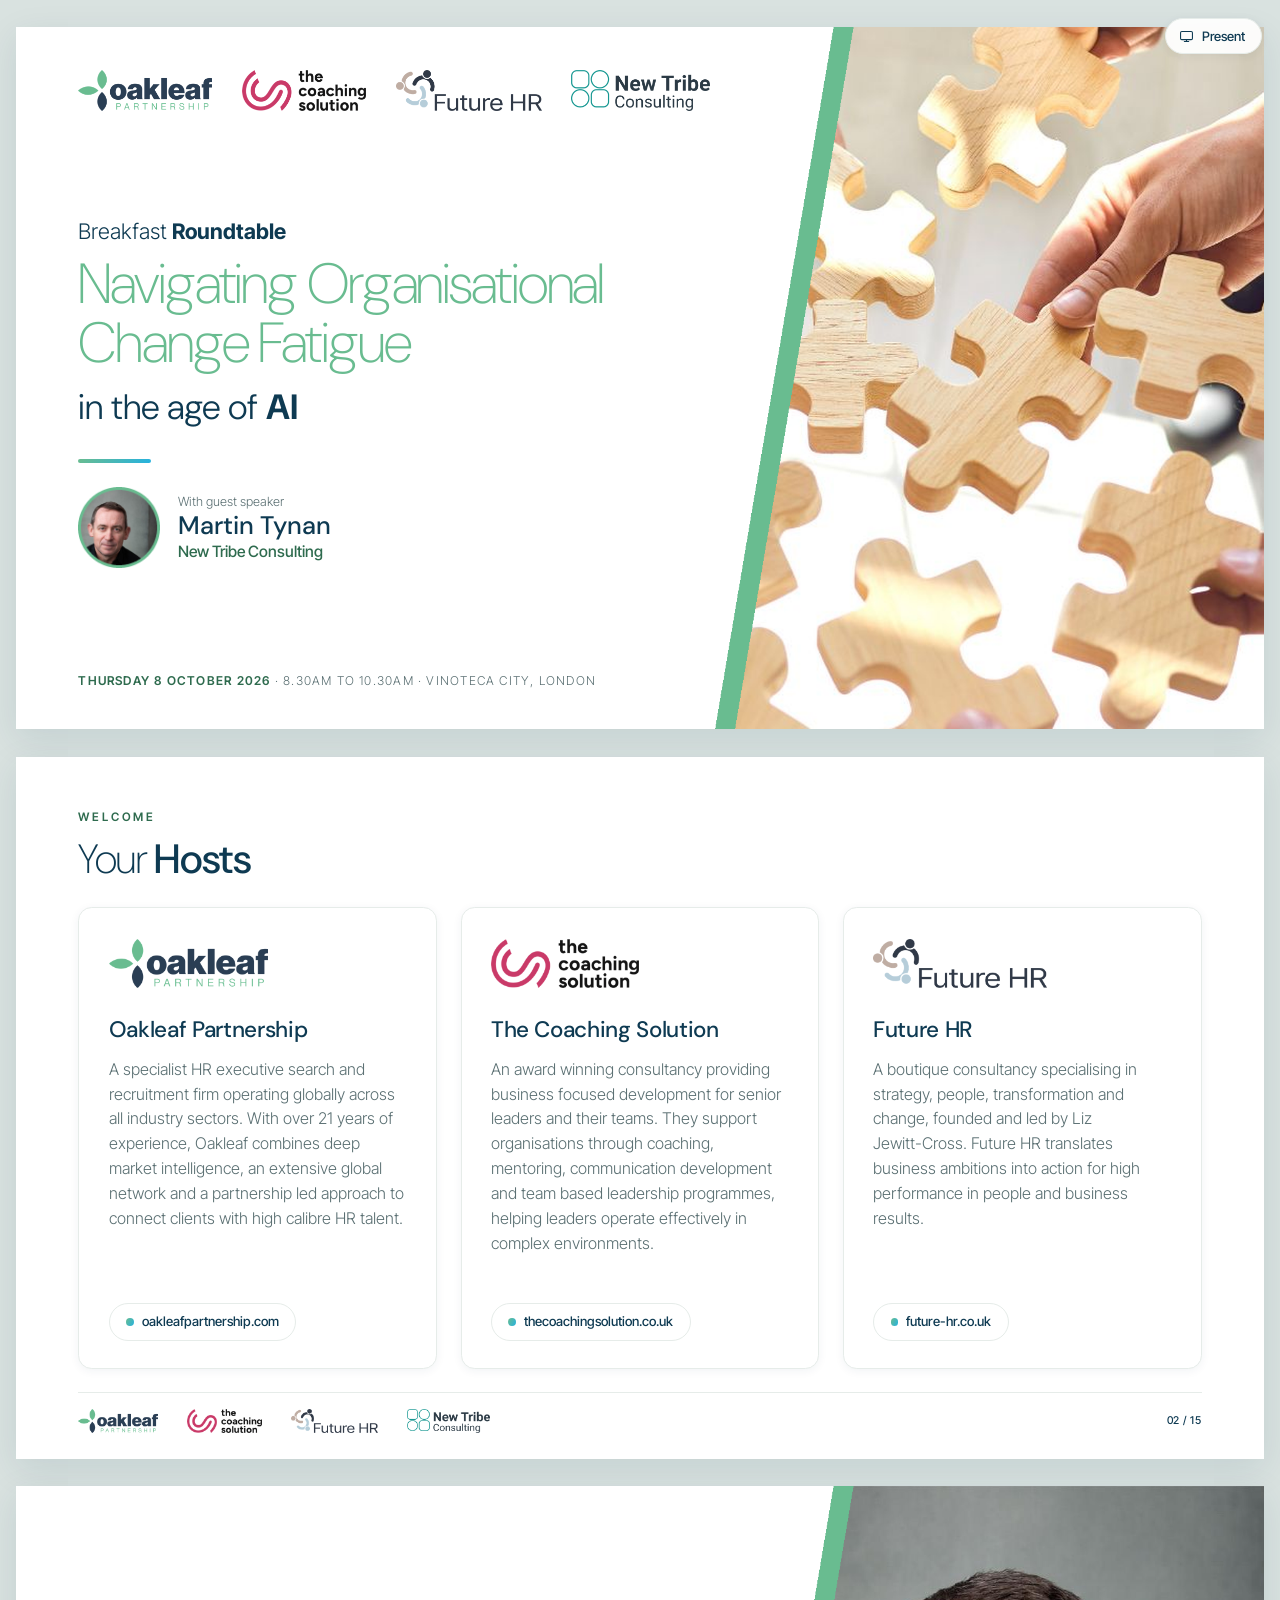
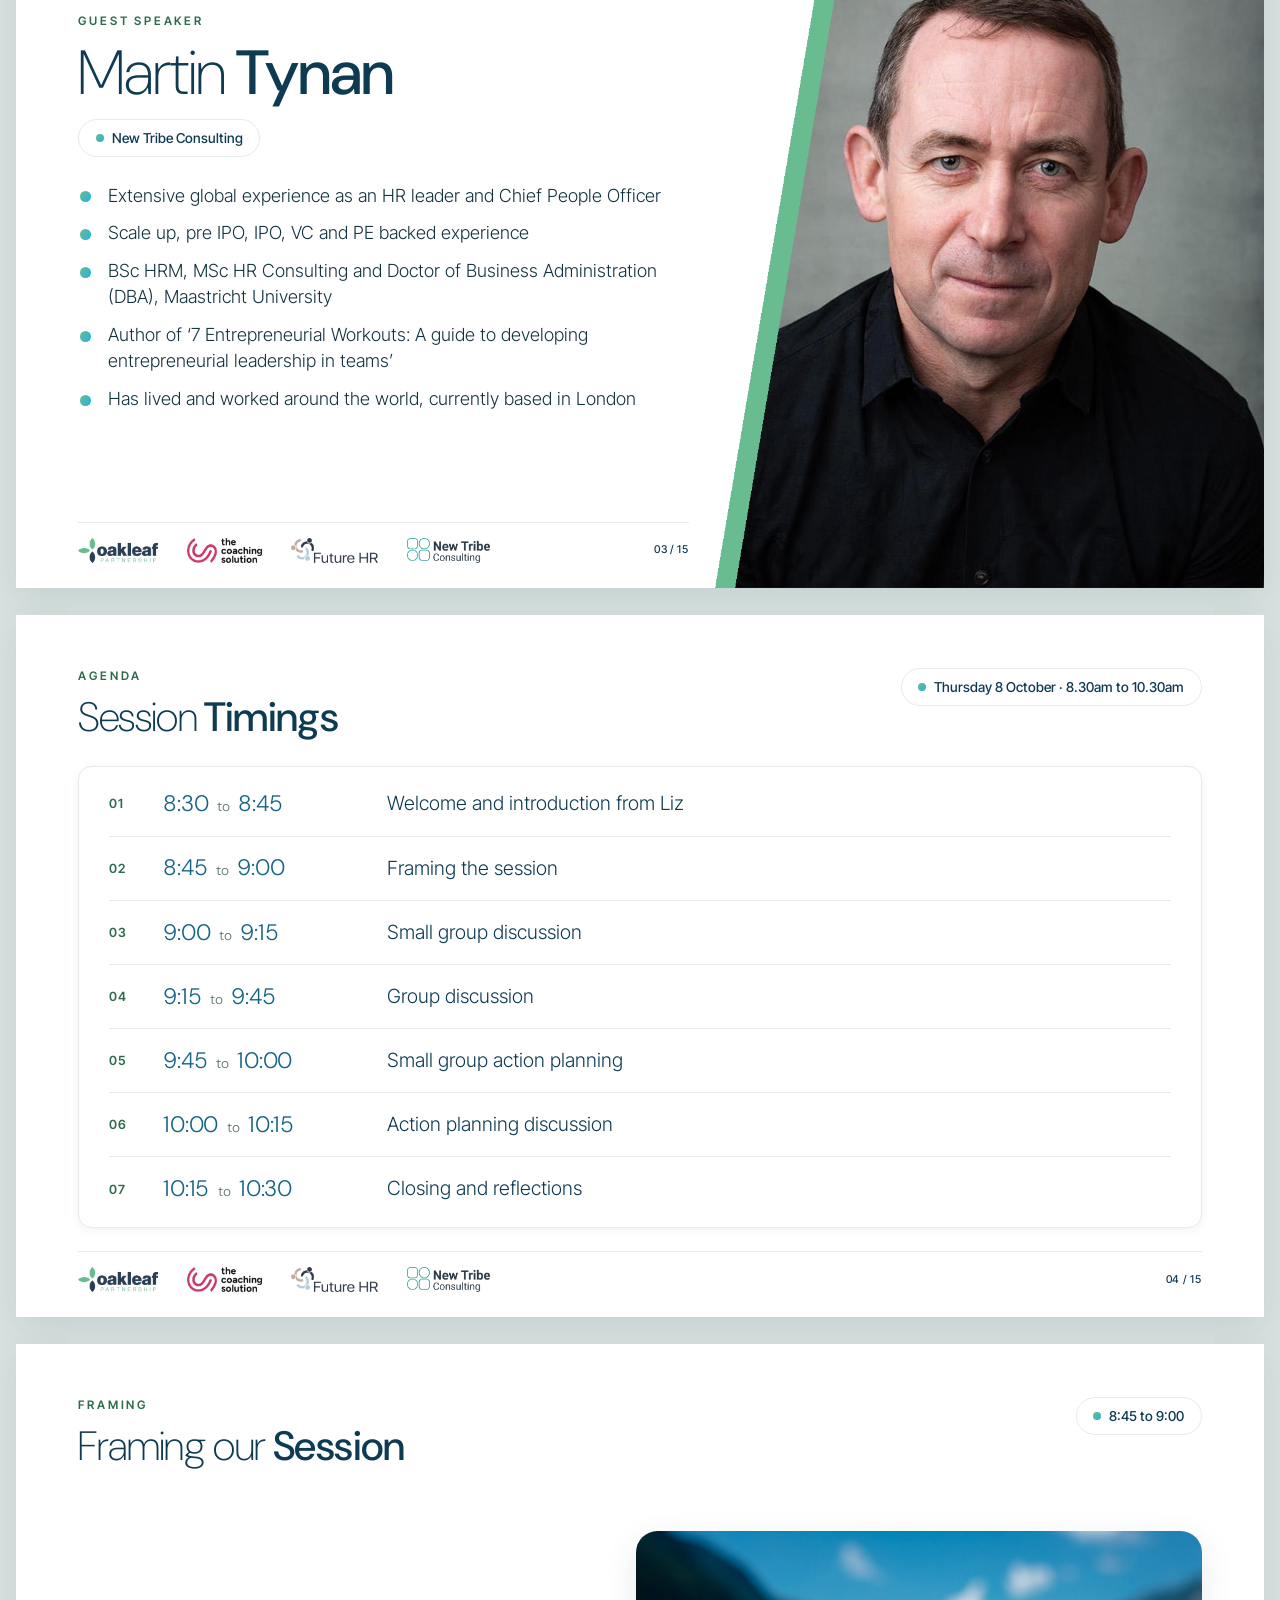
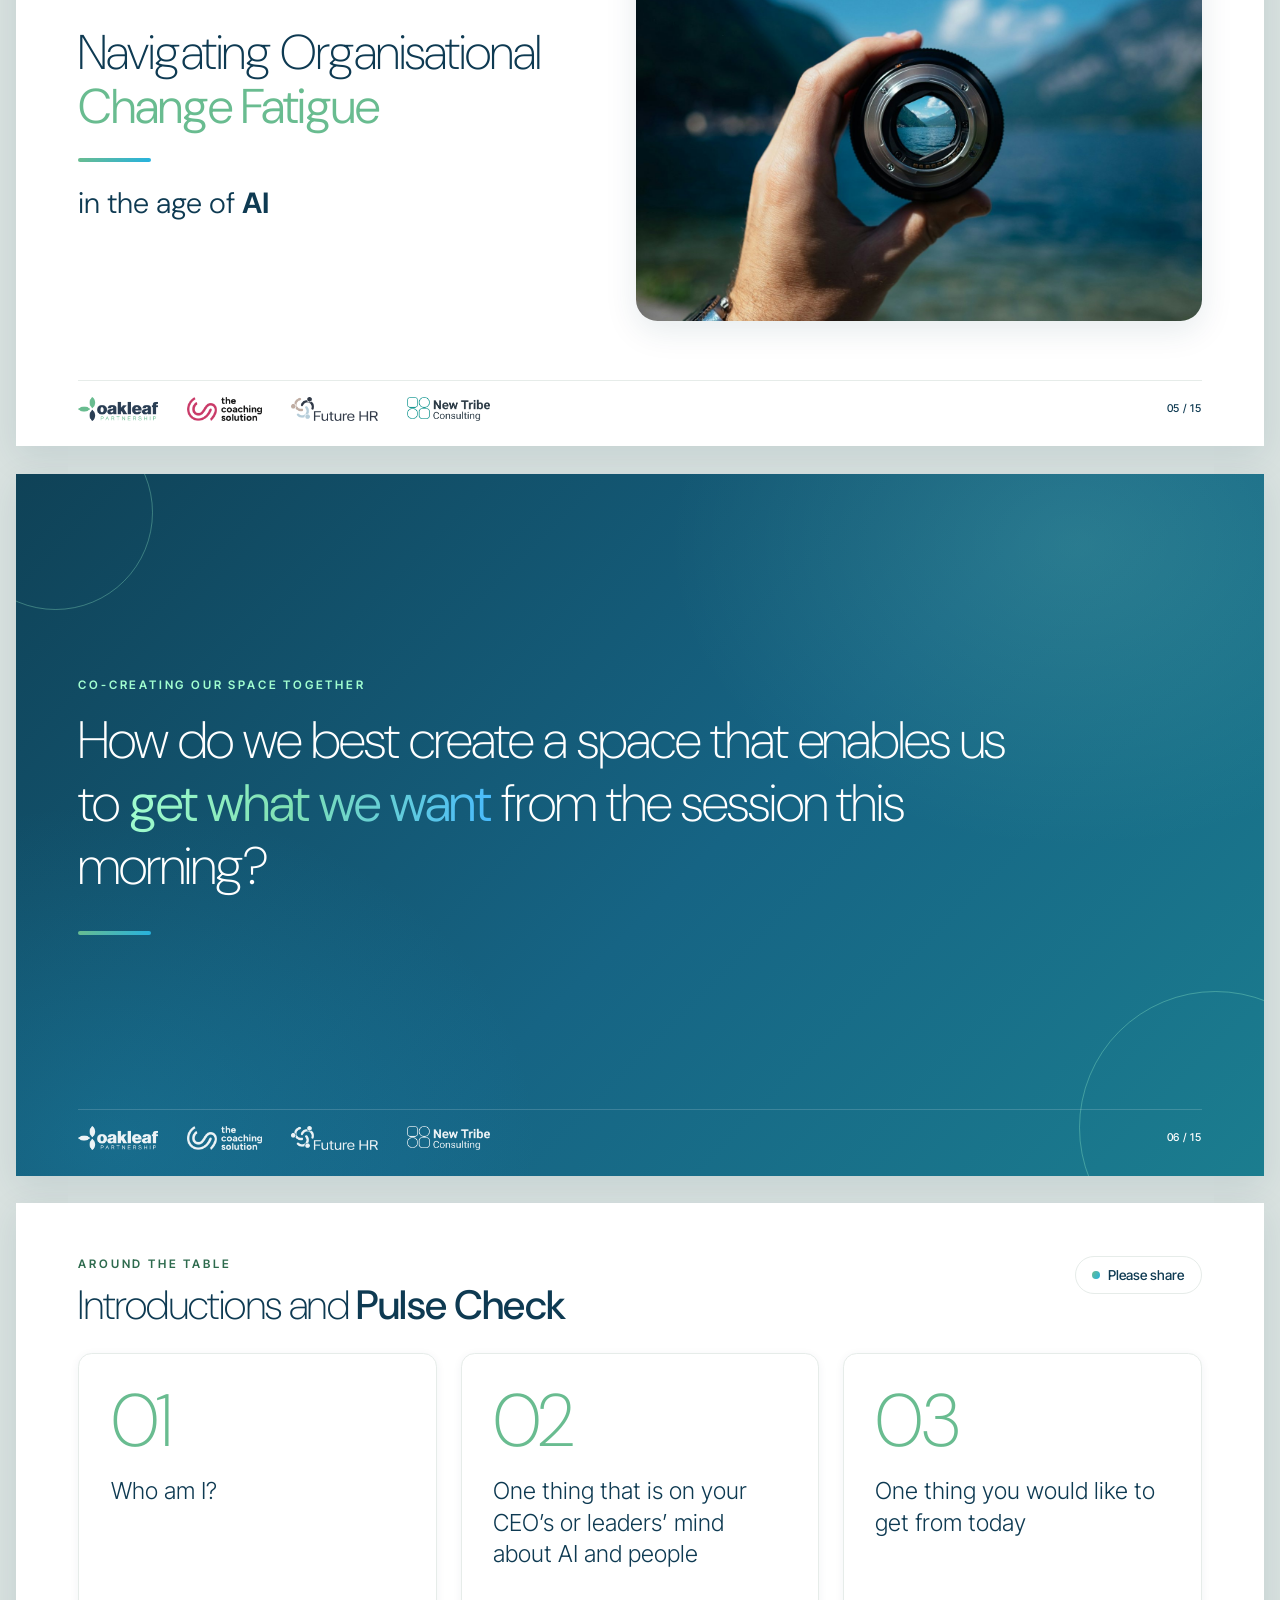
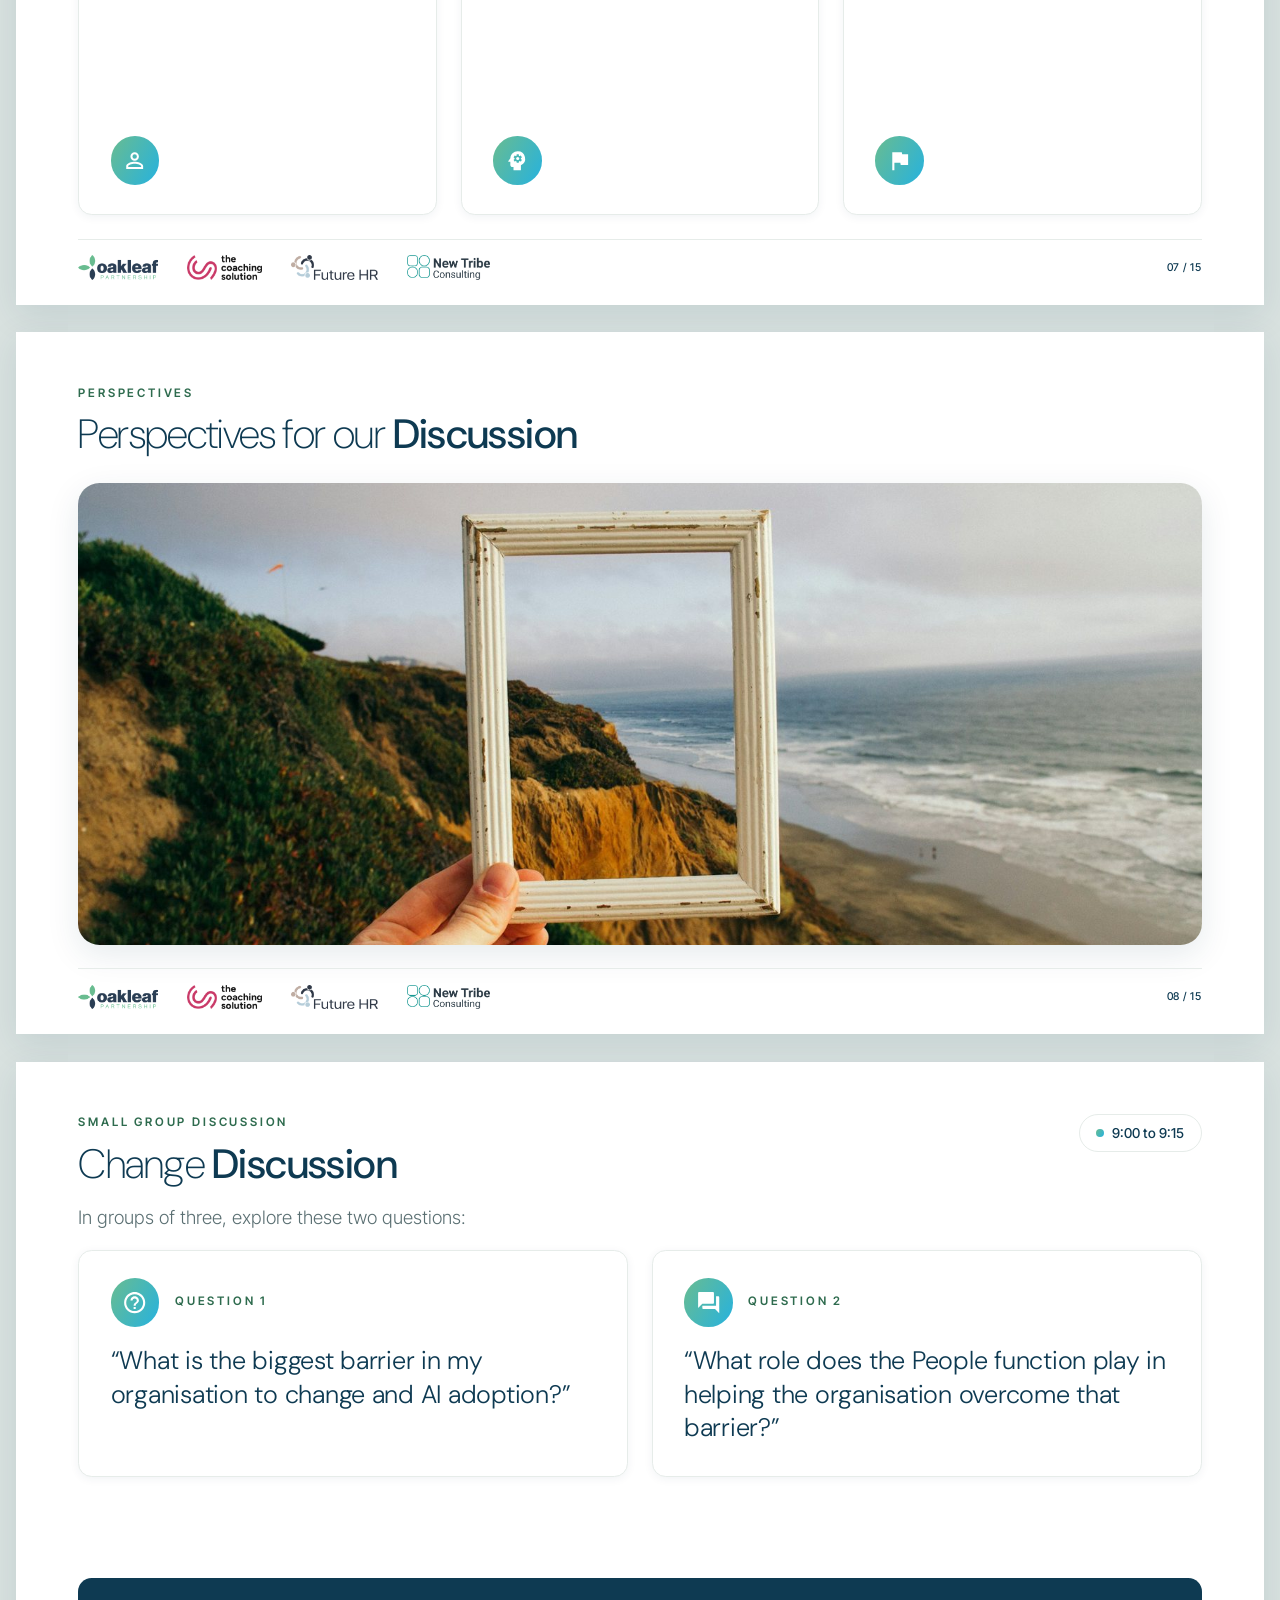
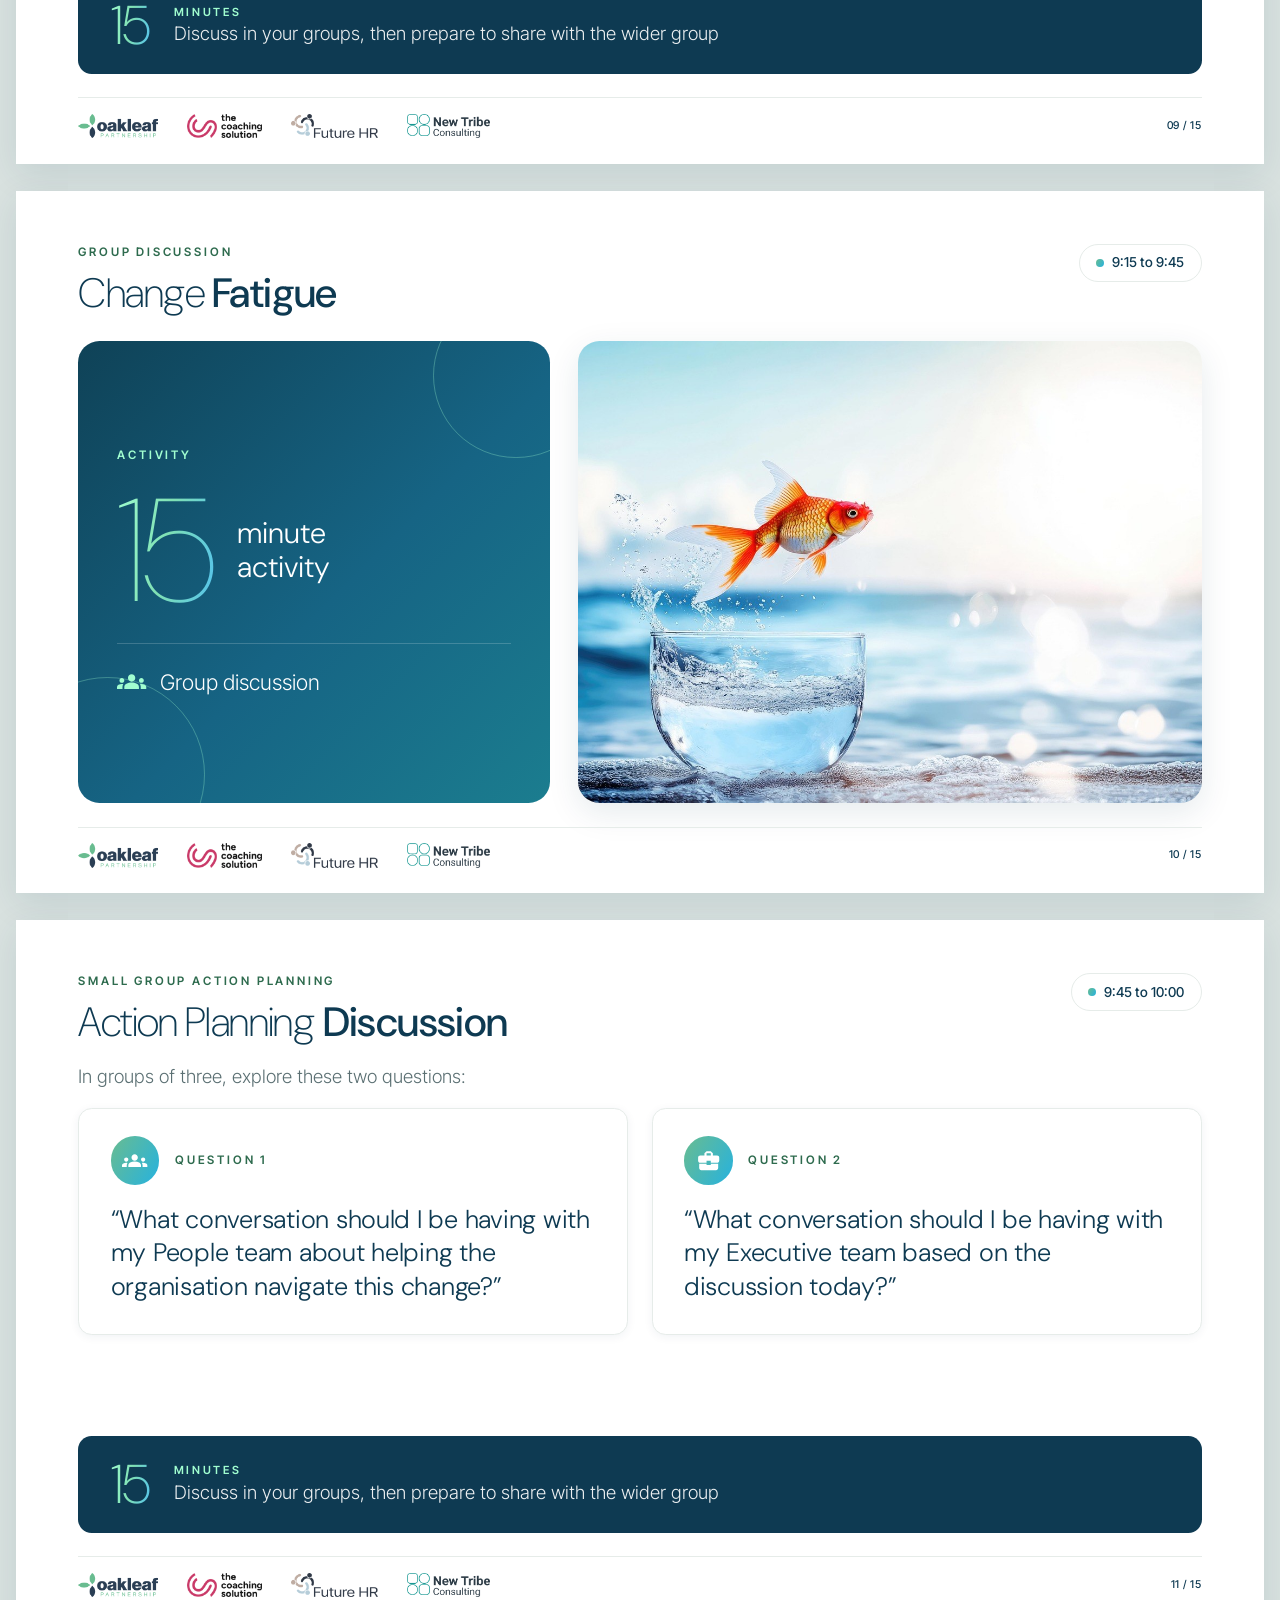
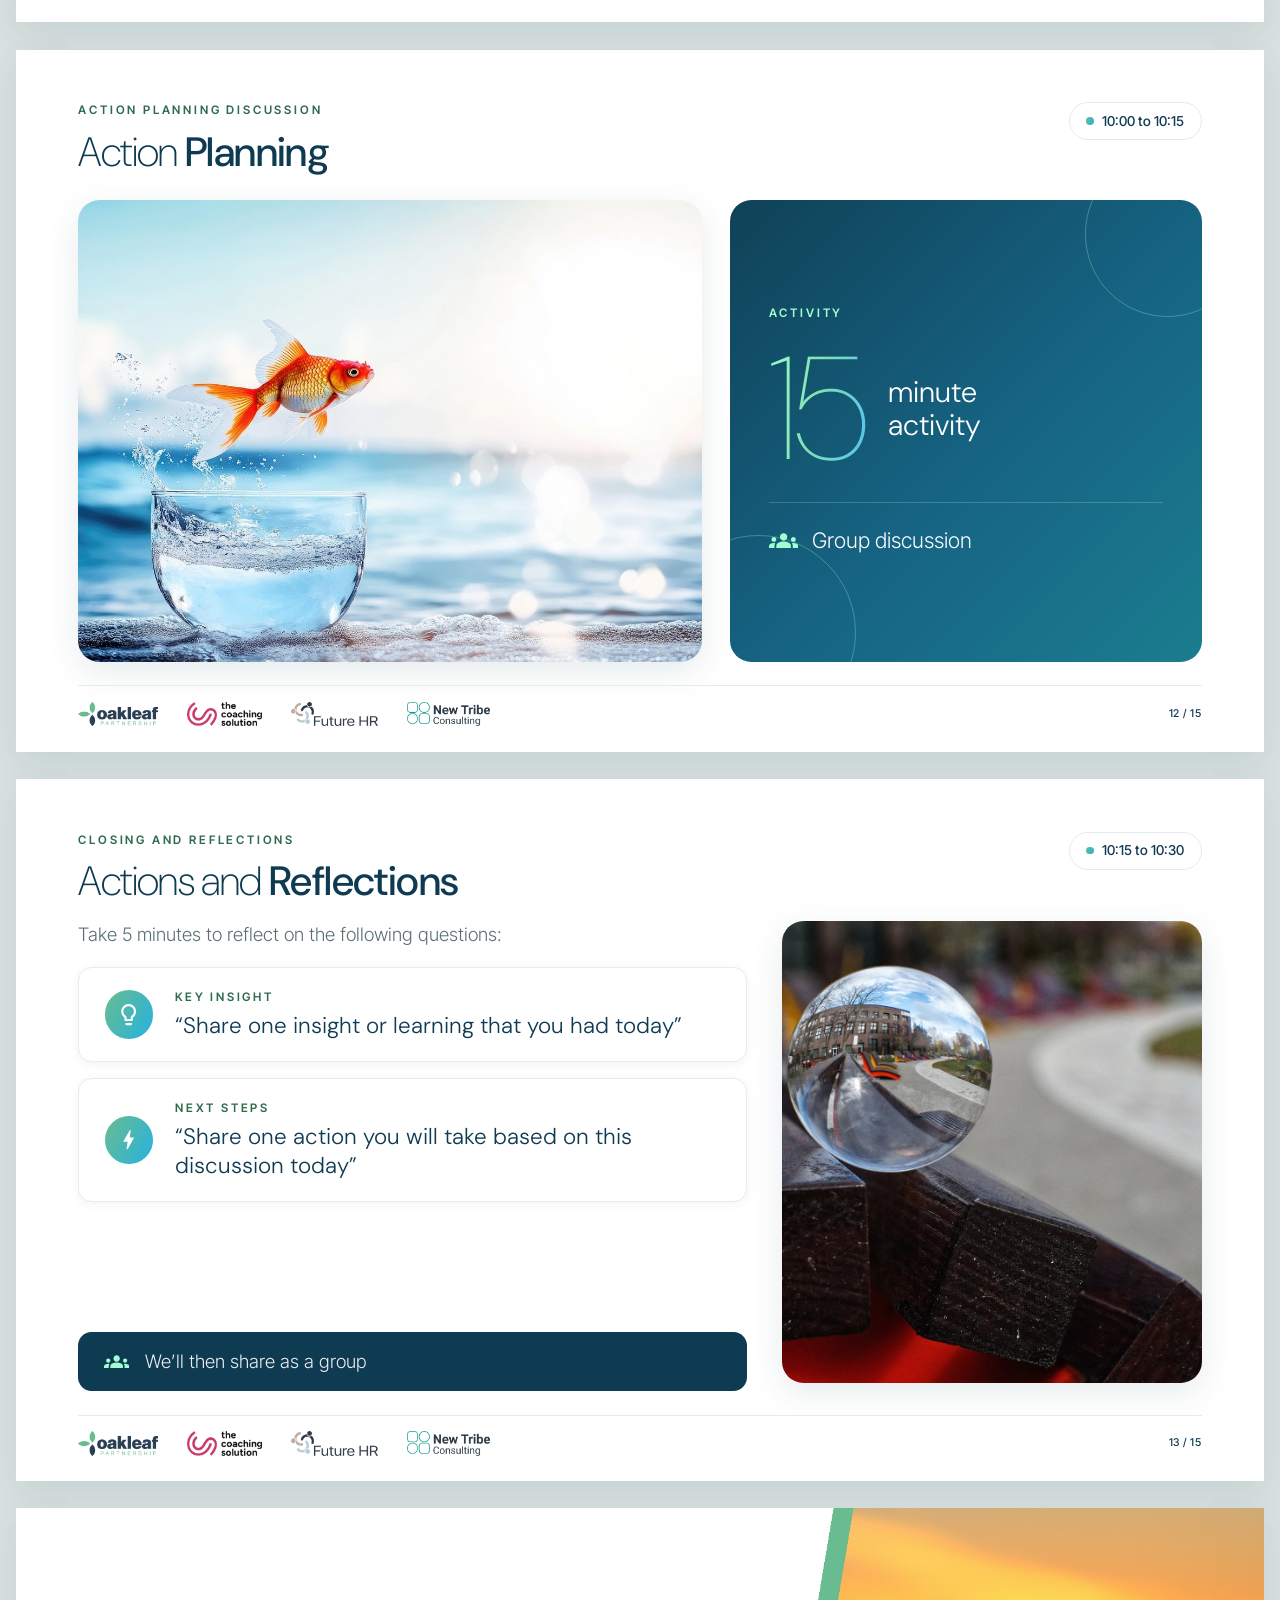
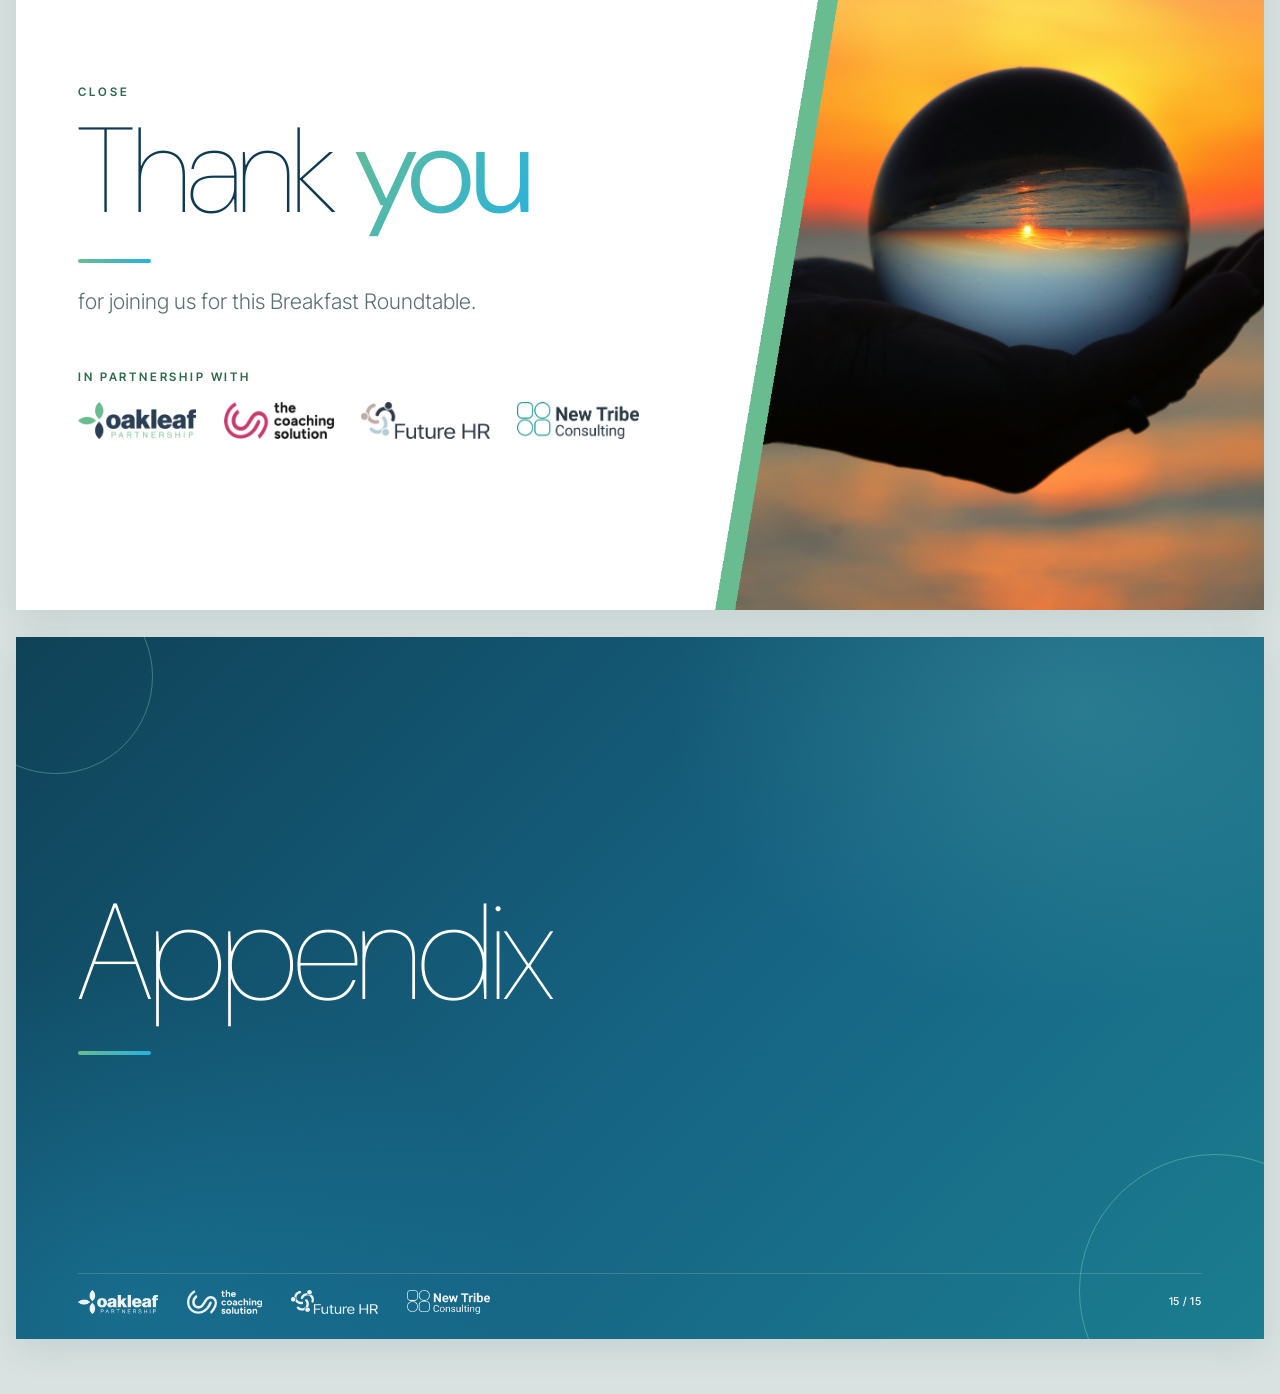
<file: change-fatigue/index.html>
<!DOCTYPE html>
<html lang="en-GB">
<head>
<meta charset="utf-8">
<meta name="viewport" content="width=device-width, initial-scale=1">
<meta name="robots" content="noindex, nofollow">
<title>Change Fatigue | Breakfast Roundtable | Oakleaf Partnership</title>
<meta name="description" content="Breakfast Roundtable: Navigating Organisational Change Fatigue in the age of AI, with guest speaker Martin Tynan. Thursday 8 October 2026.">
<link rel="icon" type="image/png" sizes="32x32" href="/assets/favicon-32.png">
<link rel="preconnect" href="https://fonts.googleapis.com">
<link rel="preconnect" href="https://fonts.gstatic.com" crossorigin>
<link href="https://fonts.googleapis.com/css2?family=Inter+Tight:wght@300;400;500;600;700&family=DM+Sans:opsz,wght@9..40,100..700&display=swap" rel="stylesheet">
<style>
  /* ============================================================
     Oakleaf Partnership, Change Fatigue roundtable deck
     Design tokens and components shared with the EOQ deck
     ============================================================ */
  :root {
    --green: #69bc90; --green-ink: #2e6b4e; --mint: #a1fed0; --teal: #26b2df;
    --petrol: #166484; --navy: #0e3a52; --sky: #48bafe;
    --ink: #15333f; --muted: #5a6f72; --bg: #ffffff; --tint: #f4f8f6; --line: #e6ece9;
    --grad-brand: linear-gradient(120deg, var(--green) 0%, var(--teal) 100%);
    --grad-deep: linear-gradient(135deg, #0f4257 0%, #166484 55%, #1b7d8f 100%);
    --grad-text: linear-gradient(100deg, var(--mint) 0%, #7fe0b4 45%, var(--sky) 100%);
    --font: "Inter Tight", "Helvetica Neue", Arial, sans-serif;
    --font-display: "DM Sans", "Helvetica Neue", Arial, sans-serif;
    --radius: 14px; --radius-lg: 22px;
    --shadow-sm: 0 2px 10px rgba(14, 58, 82, 0.06);
    --shadow-md: 0 10px 34px rgba(14, 58, 82, 0.10);
  }
  * { box-sizing: border-box; margin: 0; padding: 0; }
  html { background: #d9e2e0; }
  body { font-family: var(--font); font-weight: 300; color: var(--ink); line-height: 1.5; -webkit-font-smoothing: antialiased; }
  img { display: block; }
  ul, ol { list-style: none; }

  .deck { padding: 28px 0; }
  .page {
    width: 1280px; height: 720px; background: var(--bg);
    margin: 0 auto 28px; position: relative; overflow: hidden;
    box-shadow: var(--shadow-md);
    padding: 54px 64px 92px;
    display: flex; flex-direction: column;
  }

  /* ---- footer: partner logos on every slide ---- */
  .pagefoot {
    position: absolute; left: 64px; right: 64px; bottom: 26px; z-index: 5;
    display: flex; align-items: center; justify-content: space-between;
    padding-top: 16px; border-top: 1px solid var(--line);
    font-size: 11px; letter-spacing: 0.08em; color: var(--muted);
  }
  .pagefoot .num { font-weight: 500; color: var(--navy); }
  .logos { display: flex; align-items: center; }
  .logos img { width: auto; }
  .logos--foot { gap: 30px; }
  .logos--foot img { height: 25px; }
  .page--panel .pagefoot { right: 590px; }
  .page--dark .pagefoot { border-top-color: rgba(255, 255, 255, 0.16); }
  .page--dark .pagefoot .num { color: #fff; }
  .page--dark .logos--foot img { opacity: 0.92; }

  /* ---- type ---- */
  .eyebrow, .label {
    font-size: 12px; font-weight: 600; letter-spacing: 0.24em; text-transform: uppercase; color: var(--green-ink);
  }
  .eyebrow { margin-bottom: 10px; }
  h1, h2, h3 { font-family: var(--font-display); color: var(--navy); letter-spacing: -0.015em; }
  .section-title { font-size: 42px; font-weight: 200; line-height: 1.1; }
  .section-title b { font-weight: 500; }
  .head { display: flex; align-items: flex-start; justify-content: space-between; gap: 24px; margin-bottom: 26px; }
  .lede { font-size: 19px; color: var(--muted); margin: -8px 0 18px; }
  .rule { width: 74px; height: 4px; border-radius: 4px; background: var(--grad-brand); }

  /* ---- components ---- */
  .card { background: #fff; border: 1px solid var(--line); border-radius: var(--radius); box-shadow: var(--shadow-sm); }
  .chip {
    display: inline-flex; align-items: center; gap: 8px; flex: none;
    border: 1px solid var(--line); border-radius: 999px; background: #fff;
    padding: 8px 17px; font-size: 14px; font-weight: 500; color: var(--navy);
  }
  .chip::before { content: ""; width: 8px; height: 8px; border-radius: 50%; background: var(--grad-brand); }
  .ic { display: inline-flex; }
  .ic svg { width: 100%; height: 100%; }
  .dot { flex: none; width: 50px; height: 50px; border-radius: 50%; background: var(--grad-brand); color: #fff; display: inline-flex; align-items: center; justify-content: center; }
  .dot .ic { width: 26px; height: 26px; }
  .photo { border-radius: var(--radius-lg); object-fit: cover; box-shadow: var(--shadow-md); }
  .panel { position: absolute; right: 0; top: 0; width: 563px; height: 720px; }
  .ring { position: absolute; border-radius: 50%; border: 1.5px solid rgba(161, 254, 208, 0.3); pointer-events: none; }

  /* navy callout band, as on the EOQ client book slide */
  .band {
    margin-top: auto; display: flex; align-items: center; gap: 18px;
    padding: 20px 32px; border-radius: var(--radius); background: var(--navy); color: #fff;
  }
  .band__big { font-family: var(--font-display); font-weight: 200; font-size: 56px; line-height: 1.05; letter-spacing: -0.01em; padding: 0 0.1em 0 0.02em; background: var(--grad-text); -webkit-background-clip: text; background-clip: text; color: transparent; }
  .band__label { font-size: 11.5px; font-weight: 600; letter-spacing: 0.24em; text-transform: uppercase; color: var(--mint); }
  .band__text { font-size: 19px; color: rgba(255, 255, 255, 0.92); }
  .band--slim { padding: 16px 26px; gap: 16px; }
  .band--slim .ic { width: 26px; height: 26px; color: var(--mint); }

  /* ---- dark slides ---- */
  .page--dark { background: var(--grad-deep); color: #fff; }
  .page--dark .eyebrow { color: var(--mint); }
  .page--glowbg::before {
    content: ""; position: absolute; inset: 0;
    background:
      radial-gradient(700px 520px at 85% 10%, rgba(161, 254, 208, 0.14), transparent 60%),
      radial-gradient(700px 560px at 8% 95%, rgba(38, 178, 223, 0.2), transparent 62%);
  }
  .page--glowbg > * { position: relative; }
  .page--glowbg > .ring { position: absolute; }
  .page--glowbg > .pagefoot { position: absolute; }
  .ring--a { left: -60px; top: -60px; width: 200px; height: 200px; }
  .ring--b { right: -90px; bottom: -90px; width: 280px; height: 280px; }

  /* ---- 1 cover and 13 close ---- */
  .page--cover { padding: 44px 64px 40px; }
  .cover, .closing { width: 660px; height: 100%; display: flex; flex-direction: column; }
  .logos--cover { gap: 30px; }
  .logos--cover img { height: 42px; }
  .cover__main { margin: auto 0; }
  .cover__kicker { font-size: 22px; color: var(--navy); }
  .cover__kicker b { font-weight: 700; }
  .cover__title { font-weight: 200; font-size: 58px; line-height: 1.05; color: var(--green); letter-spacing: -0.02em; margin-top: 8px; }
  .cover__sub { font-family: var(--font-display); font-size: 36px; font-weight: 300; color: var(--navy); margin-top: 8px; }
  .cover__sub b { font-weight: 700; }
  .cover .rule { margin: 26px 0 24px; }
  .speaker { display: flex; align-items: center; gap: 18px; }
  .speaker img { width: 84px; height: 84px; }
  .speaker__with { font-size: 13px; color: var(--muted); }
  .speaker__name { font-family: var(--font-display); font-weight: 500; font-size: 26px; color: var(--navy); line-height: 1.15; }
  .speaker__co { font-size: 16px; color: var(--green-ink); font-weight: 500; }
  .cover__meta { font-size: 12.5px; white-space: nowrap; letter-spacing: 0.1em; text-transform: uppercase; color: var(--muted); }
  .cover__meta b { color: var(--green-ink); font-weight: 600; }

  .closing { justify-content: center; }
  .closing__title { font-weight: 100; font-size: 124px; line-height: 1; letter-spacing: -0.02em; color: var(--navy); }
  .closing__title b { font-weight: 300; background: var(--grad-brand); -webkit-background-clip: text; background-clip: text; color: transparent; }
  .closing .rule { margin: 28px 0 22px; }
  .closing__sub { font-size: 22px; color: var(--muted); max-width: 22em; }
  .closing__partners { margin-top: 54px; }
  .closing__partners .label { margin-bottom: 16px; }
  .logos--big { gap: 28px; }
  .logos--big img { height: 37px; }


  /* ---- 2 hosts ---- */
  .hosts { display: grid; grid-template-columns: repeat(3, 1fr); gap: 24px; flex: 1; min-height: 0; }
  .host { padding: 28px 30px; display: flex; flex-direction: column; }
  .host__logo { height: 58px; display: flex; align-items: center; margin-bottom: 22px; }
  .host__logo img { height: 50px; width: auto; }
  .host h3 { font-weight: 500; font-size: 23px; margin-bottom: 10px; }
  .host p { font-size: 16.5px; line-height: 1.55; color: var(--muted); }
  .host .chip { margin-top: auto; align-self: flex-start; font-size: 13.5px; }

  /* ---- 2 speaker ---- */
  .bio { width: 630px; margin: auto 0; }
  .bio__name { font-weight: 200; font-size: 64px; line-height: 1.05; margin-bottom: 14px; }
  .bio__name b { font-weight: 500; }
  .ticks { margin-top: 26px; }
  .ticks li { position: relative; padding-left: 30px; font-size: 18.5px; color: var(--ink); line-height: 1.45; margin-bottom: 12px; }
  .ticks li::before { content: ""; position: absolute; left: 2px; top: 9px; width: 11px; height: 11px; border-radius: 50%; background: var(--grad-brand); }

  /* ---- 3 agenda ---- */
  .agenda { padding: 6px 30px; flex: 1; display: flex; flex-direction: column; }
  .agenda li { flex: 1; display: flex; align-items: center; gap: 30px; border-bottom: 1px solid var(--line); }
  .agenda li:last-child { border-bottom: none; }
  .agenda__n { font-size: 13px; font-weight: 600; letter-spacing: 0.08em; color: var(--green-ink); width: 26px; }
  .agenda__time { font-family: var(--font-display); font-weight: 300; font-size: 23px; color: var(--petrol); width: 200px; letter-spacing: -0.01em; }
  .agenda__time i { font-style: normal; font-size: 14px; color: var(--muted); padding: 0 3px; }
  .agenda__what { font-size: 20px; color: var(--navy); }

  /* ---- 4 framing ---- */
  .split { display: grid; grid-template-columns: 1fr 580px; gap: 56px; align-items: center; flex: 1; }
  .theme { font-family: var(--font-display); font-weight: 200; font-size: 50px; line-height: 1.1; color: var(--navy); letter-spacing: -0.02em; }
  .theme b { font-weight: 300; color: var(--green); }
  .split .rule { margin: 26px 0 20px; }
  .theme__sub { font-family: var(--font-display); font-size: 30px; font-weight: 300; color: var(--navy); }
  .theme__sub b { font-weight: 700; }
  .split__photo { width: 580px; height: 400px; }

  /* ---- 5 statement and 14 divider ---- */
  .statement, .divider { margin: auto 0; max-width: 980px; }
  .statement__q { font-family: var(--font-display); font-weight: 200; font-size: 54px; line-height: 1.2; letter-spacing: -0.02em; color: #fff; margin: 14px 0 34px; }
  .statement__q b { font-weight: 300; background: var(--grad-text); -webkit-background-clip: text; background-clip: text; color: transparent; }
  .divider__title { font-weight: 100; font-size: 140px; line-height: 1; letter-spacing: -0.02em; color: #fff; margin-bottom: 30px; }
  .divider__title b { font-weight: 300; background: var(--grad-text); -webkit-background-clip: text; background-clip: text; color: transparent; }

  /* ---- 6 pulse ---- */
  .pulse { display: grid; grid-template-columns: repeat(3, 1fr); gap: 24px; flex: 1; }
  .pulse__card { padding: 30px 32px; display: flex; flex-direction: column; }
  .pulse__n { font-family: var(--font-display); font-weight: 200; font-size: 76px; line-height: 1; letter-spacing: -0.03em; color: var(--green); }
  .pulse__t { font-size: 24px; line-height: 1.35; color: var(--navy); margin-top: 18px; }
  .pulse__card .dot { margin-top: auto; }

  /* ---- 7 perspectives ---- */
  .wide-photo { width: 100%; flex: 1; min-height: 0; object-position: 50% 42%; }

  /* ---- 8 and 10 questions ---- */
  .qgrid { display: grid; grid-template-columns: 1fr 1fr; gap: 24px; }
  .qcard { padding: 28px 32px 32px; }
  .qcard__top { display: flex; align-items: center; gap: 16px; margin-bottom: 18px; }
  .qcard__q { font-family: var(--font-display); font-weight: 300; font-size: 26px; line-height: 1.32; color: var(--navy); letter-spacing: -0.01em; }

  /* ---- 9 and 11 activity ---- */
  .act { display: grid; grid-template-columns: 1fr 640px; gap: 28px; flex: 1; min-height: 0; }
  .act--left { grid-template-columns: 640px 1fr; }
  .act__photo { width: 100%; height: 100%; min-height: 0; object-position: 30% 50%; }
  .act__panel {
    position: relative; overflow: hidden; border-radius: var(--radius-lg);
    background: var(--grad-deep); color: #fff; padding: 36px 40px;
    display: flex; flex-direction: column; justify-content: center;
  }
  .act__panel .eyebrow { color: var(--mint); }
  .act__panel .ring--a { left: auto; right: -50px; top: -50px; width: 170px; height: 170px; }
  .act__panel .ring--b { right: auto; left: -70px; bottom: -70px; width: 200px; height: 200px; }
  .act__big { display: flex; align-items: center; gap: 8px; margin: 4px 0 20px; }
  .act__big b { font-family: var(--font-display); font-weight: 100; font-size: 150px; line-height: 1; letter-spacing: -0.02em; padding: 0 0.1em 0 0.02em; margin-left: -0.02em; background: var(--grad-text); -webkit-background-clip: text; background-clip: text; color: transparent; }
  .act__big span { font-family: var(--font-display); font-weight: 300; font-size: 30px; line-height: 1.15; }
  .act__row { display: flex; align-items: center; gap: 14px; font-size: 22px; padding-top: 22px; border-top: 1px solid rgba(255, 255, 255, 0.18); }
  .act__row .ic { width: 30px; height: 30px; color: var(--mint); }

  /* ---- 12 reflections ---- */
  .refl { display: grid; grid-template-columns: 1fr 430px; gap: 36px; flex: 1; min-height: 0; }
  .refl__cards { display: flex; flex-direction: column; gap: 16px; }
  .refl__cards .lede { margin: -8px 0 2px; }
  .refl__card { display: flex; align-items: center; gap: 22px; padding: 22px 26px; }
  .refl__q { font-family: var(--font-display); font-weight: 300; font-size: 23px; color: var(--navy); line-height: 1.3; margin-top: 4px; }
  .refl__photo { width: 100%; height: 100%; min-height: 0; margin-top: -8px; }

  /* ---- 15 logistics ---- */
  .log { display: grid; grid-template-columns: 1fr 1fr; gap: 24px; flex: 1; }
  .log__card { display: flex; flex-direction: column; justify-content: center; gap: 16px; padding: 28px 34px; }
  .log__card h3 { font-weight: 400; font-size: 25px; line-height: 1.25; }

  /* ============================================================
     Presenter mode
     ============================================================ */
  .present-open {
    position: fixed; right: 18px; top: 18px; z-index: 50;
    display: inline-flex; align-items: center; gap: 8px;
    padding: 9px 16px 9px 13px;
    border: 1px solid var(--line); border-radius: 999px;
    background: rgba(255, 255, 255, 0.92); backdrop-filter: blur(6px);
    box-shadow: var(--shadow-sm);
    font-family: var(--font); font-size: 13px; font-weight: 500; color: var(--navy);
    cursor: pointer; transition: border-color 0.2s ease, color 0.2s ease;
  }
  .present-open:hover { border-color: var(--green); color: var(--green-ink); }
  .present-open svg { width: 15px; height: 15px; }

  body.is-presenting { overflow: hidden; background: #071a24; }
  body.is-presenting .present-open { display: none; }
  body.is-presenting .deck {
    position: fixed; inset: 0; padding: 0;
    overflow: hidden; background: #071a24;
  }
  body.is-presenting .page { display: none; margin: 0; }
  /* Centred by absolute positioning rather than flex/grid: a 1280px slide is
     wider than a narrow viewport, and an auto-sized track would push the
     scaled slide off-centre (or off-screen) instead of centring it. */
  body.is-presenting .page.is-active {
    display: block;
    position: absolute; left: 50%; top: 50%;
    transform: translate(-50%, -50%) scale(var(--pscale, 1));
    transform-origin: center center;
    box-shadow: 0 30px 90px rgba(0, 0, 0, 0.55);
  }
  body.is-presenting.ui-idle { cursor: none; }

  .present-ui { display: none; }
  body.is-presenting .present-ui { display: block; }
  .present-progress {
    position: fixed; left: 0; top: 0; height: 3px; width: 0; z-index: 60;
    background: var(--grad-brand); transition: width 0.4s ease;
  }
  .present-bar {
    position: fixed; left: 50%; bottom: 22px; transform: translateX(-50%);
    z-index: 60; display: flex; align-items: center; gap: 4px;
    padding: 7px 9px; border-radius: 999px;
    background: rgba(7, 26, 36, 0.74); backdrop-filter: blur(10px);
    border: 1px solid rgba(255, 255, 255, 0.14);
    transition: opacity 0.4s ease;
  }
  body.is-presenting.ui-idle .present-bar { opacity: 0; pointer-events: none; }
  .present-bar button {
    width: 34px; height: 34px; border-radius: 50%;
    border: none; background: transparent; color: rgba(255, 255, 255, 0.85);
    font-size: 15px; line-height: 1; cursor: pointer;
    display: inline-flex; align-items: center; justify-content: center;
    transition: background 0.2s ease, color 0.2s ease;
  }
  .present-bar button:hover:not(:disabled) { background: rgba(255, 255, 255, 0.13); color: #fff; }
  .present-bar button:disabled { opacity: 0.28; cursor: default; }
  .present-count {
    font-family: var(--font); font-size: 12px; font-weight: 500;
    letter-spacing: 0.1em; color: rgba(255, 255, 255, 0.82);
    padding: 0 8px; min-width: 58px; text-align: center;
  }
  .present-sep { width: 1px; height: 20px; background: rgba(255, 255, 255, 0.16); margin: 0 5px; }
  .present-hint {
    position: fixed; left: 50%; bottom: 76px; transform: translateX(-50%);
    z-index: 60; padding: 8px 16px; border-radius: 999px;
    background: rgba(7, 26, 36, 0.74); backdrop-filter: blur(10px);
    border: 1px solid rgba(255, 255, 255, 0.14);
    font-family: var(--font); font-size: 11.5px; letter-spacing: 0.1em;
    text-transform: uppercase; color: rgba(255, 255, 255, 0.78);
    opacity: 0; transition: opacity 0.5s ease; pointer-events: none;
  }
  .present-hint.is-shown { opacity: 1; }


  /* the EOQ presenter shows the active slide as a block; these slides lay out as a column */
  body.is-presenting .page.is-active { display: flex; }

  /* entrance: each element eases up as its slide arrives */
  @keyframes rise { from { opacity: 0; transform: translateY(16px); } to { opacity: 1; transform: none; } }
  @media (prefers-reduced-motion: no-preference) {
    body.is-presenting .page.is-active .a {
      animation: rise 0.7s cubic-bezier(0.16, 1, 0.3, 1) both;
      animation-delay: calc(var(--i, 0) * 90ms + 80ms);
    }
  }

  /* print: one slide per page */
  @page { size: 1280px 720px; margin: 0; }
  @media print {
    html { background: #fff; }
    .deck { padding: 0; zoom: 1 !important; }
    .page { margin: 0; box-shadow: none; page-break-after: always; }
    .present-open, .present-ui { display: none !important; }
    * { -webkit-print-color-adjust: exact; print-color-adjust: exact; box-shadow: none !important; }
  }
</style>
</head>
<body>

<div class="deck" id="deck">

  <section class="page page--cover" aria-label="Cover">
    <img class="panel" src="/change-fatigue/img/cover-panel.png" alt="Hands fitting wooden puzzle pieces together">
    <div class="cover">
      <div class="logos logos--cover a"><img src="/change-fatigue/img/oakleaf.png" alt="Oakleaf Partnership"><img src="/change-fatigue/img/tcs.png" alt="The Coaching Solution"><img src="/change-fatigue/img/futurehr.png" alt="Future HR"><img src="/change-fatigue/img/newtribe.png" alt="New Tribe Consulting"></div>
      <div class="cover__main">
        <p class="cover__kicker a" style="--i:1">Breakfast <b>Roundtable</b></p>
        <h1 class="cover__title a" style="--i:2">Navigating Organisational<br>Change Fatigue</h1>
        <p class="cover__sub a" style="--i:3">in the age of <b>AI</b></p>
        <div class="rule a" style="--i:4"></div>
        <div class="speaker a" style="--i:5">
          <img src="/change-fatigue/img/martin-circle-2.png" alt="Martin Tynan">
          <div><p class="speaker__with">With guest speaker</p><p class="speaker__name">Martin Tynan</p><p class="speaker__co">New Tribe Consulting</p></div>
        </div>
      </div>
      <p class="cover__meta a" style="--i:6"><b>Thursday 8 October 2026</b> &middot; 8.30am to 10.30am &middot; Vinoteca City, London</p>
    </div>
    
  </section>

  <section class="page" aria-label="Your hosts">
    <header class="head a">
      <div><p class="eyebrow">Welcome</p><h2 class="section-title">Your <b>Hosts</b></h2></div>
      
    </header>
    <div class="hosts"><div class="card host a" style="--i:1"><div class="host__logo"><img src="/change-fatigue/img/oakleaf.png" alt="Oakleaf Partnership"></div><h3>Oakleaf Partnership</h3><p>A specialist HR executive search and recruitment firm operating globally across all industry sectors. With over 21 years of experience, Oakleaf combines deep market intelligence, an extensive global network and a partnership led approach to connect clients with high calibre HR talent.</p><span class="chip">oakleafpartnership.com</span></div><div class="card host a" style="--i:2"><div class="host__logo"><img src="/change-fatigue/img/tcs.png" alt="The Coaching Solution"></div><h3>The Coaching Solution</h3><p>An award winning consultancy providing business focused development for senior leaders and their teams. They support organisations through coaching, mentoring, communication development and team based leadership programmes, helping leaders operate effectively in complex environments.</p><span class="chip">thecoachingsolution.co.uk</span></div><div class="card host a" style="--i:3"><div class="host__logo"><img src="/change-fatigue/img/futurehr.png" alt="Future HR"></div><h3>Future HR</h3><p>A boutique consultancy specialising in strategy, people, transformation and change, founded and led by Liz <span style="white-space:nowrap">Jewitt-Cross</span>. Future HR translates business ambitions into action for high performance in people and business results.</p><span class="chip">future-hr.co.uk</span></div></div>
    <footer class="pagefoot"><span class="logos logos--foot"><img src="/change-fatigue/img/oakleaf.png" alt="Oakleaf Partnership"><img src="/change-fatigue/img/tcs.png" alt="The Coaching Solution"><img src="/change-fatigue/img/futurehr.png" alt="Future HR"><img src="/change-fatigue/img/newtribe.png" alt="New Tribe Consulting"></span><span class="num">02 / 15</span></footer>
  </section>

  <section class="page page--panel" aria-label="Martin Tynan">
    <img class="panel" src="/change-fatigue/img/martin-panel-3.png" alt="Martin Tynan">
    <div class="bio">
      <p class="eyebrow a">Guest speaker</p>
      <h2 class="bio__name a" style="--i:1">Martin <b>Tynan</b></h2>
      <p class="a" style="--i:2"><span class="chip">New Tribe Consulting</span></p>
      <ul class="ticks">
        <li class="a" style="--i:3">Extensive global experience as an HR leader and Chief People Officer</li>
        <li class="a" style="--i:4">Scale up, pre IPO, IPO, VC and PE backed experience</li>
        <li class="a" style="--i:5">BSc HRM, MSc HR Consulting and Doctor of Business Administration (DBA), Maastricht University</li>
        <li class="a" style="--i:6">Author of &lsquo;7 Entrepreneurial Workouts: A guide to developing entrepreneurial leadership in teams&rsquo;</li>
        <li class="a" style="--i:7">Has lived and worked around the world, currently based in London</li>
      </ul>
    </div>
    <footer class="pagefoot"><span class="logos logos--foot"><img src="/change-fatigue/img/oakleaf.png" alt="Oakleaf Partnership"><img src="/change-fatigue/img/tcs.png" alt="The Coaching Solution"><img src="/change-fatigue/img/futurehr.png" alt="Future HR"><img src="/change-fatigue/img/newtribe.png" alt="New Tribe Consulting"></span><span class="num">03 / 15</span></footer>
  </section>

  <section class="page" aria-label="Session timings">
    <header class="head a">
      <div><p class="eyebrow">Agenda</p><h2 class="section-title">Session <b>Timings</b></h2></div>
      <span class="chip a" style="--i:1">Thursday 8 October &middot; 8.30am to 10.30am</span>
    </header>
    <ol class="agenda card"><li class="a" style="--i:1"><span class="agenda__n">01</span><span class="agenda__time">8:30 <i>to</i> 8:45</span><span class="agenda__what">Welcome and introduction from Liz</span></li><li class="a" style="--i:2"><span class="agenda__n">02</span><span class="agenda__time">8:45 <i>to</i> 9:00</span><span class="agenda__what">Framing the session</span></li><li class="a" style="--i:3"><span class="agenda__n">03</span><span class="agenda__time">9:00 <i>to</i> 9:15</span><span class="agenda__what">Small group discussion</span></li><li class="a" style="--i:4"><span class="agenda__n">04</span><span class="agenda__time">9:15 <i>to</i> 9:45</span><span class="agenda__what">Group discussion</span></li><li class="a" style="--i:5"><span class="agenda__n">05</span><span class="agenda__time">9:45 <i>to</i> 10:00</span><span class="agenda__what">Small group action planning</span></li><li class="a" style="--i:6"><span class="agenda__n">06</span><span class="agenda__time">10:00 <i>to</i> 10:15</span><span class="agenda__what">Action planning discussion</span></li><li class="a" style="--i:7"><span class="agenda__n">07</span><span class="agenda__time">10:15 <i>to</i> 10:30</span><span class="agenda__what">Closing and reflections</span></li></ol>
    <footer class="pagefoot"><span class="logos logos--foot"><img src="/change-fatigue/img/oakleaf.png" alt="Oakleaf Partnership"><img src="/change-fatigue/img/tcs.png" alt="The Coaching Solution"><img src="/change-fatigue/img/futurehr.png" alt="Future HR"><img src="/change-fatigue/img/newtribe.png" alt="New Tribe Consulting"></span><span class="num">04 / 15</span></footer>
  </section>

  <section class="page" aria-label="Framing our session">
    <header class="head a">
      <div><p class="eyebrow">Framing</p><h2 class="section-title">Framing our <b>Session</b></h2></div>
      <span class="chip a" style="--i:1">8:45 to 9:00</span>
    </header>
    <div class="split">
      <div class="split__text a" style="--i:1">
        <p class="theme">Navigating Organisational <b>Change Fatigue</b></p>
        <div class="rule"></div>
        <p class="theme__sub">in the age of <b>AI</b></p>
      </div>
      <img class="photo split__photo a" style="--i:2" src="/change-fatigue/img/lens.jpg" alt="A hand holding a camera lens up to a mountain lake, bringing the view into focus">
    </div>
    <footer class="pagefoot"><span class="logos logos--foot"><img src="/change-fatigue/img/oakleaf.png" alt="Oakleaf Partnership"><img src="/change-fatigue/img/tcs.png" alt="The Coaching Solution"><img src="/change-fatigue/img/futurehr.png" alt="Future HR"><img src="/change-fatigue/img/newtribe.png" alt="New Tribe Consulting"></span><span class="num">05 / 15</span></footer>
  </section>

  <section class="page page--glowbg page--dark" aria-label="Co-creating our space together">
    <span class="ring ring--a"></span><span class="ring ring--b"></span>
    <div class="statement">
      <p class="eyebrow a">Co-Creating our Space Together</p>
      <p class="statement__q a" style="--i:1">How do we best create a space that enables us to <b>get what we want</b> from the session this morning?</p>
      <div class="rule a" style="--i:2"></div>
    </div>
    <footer class="pagefoot"><span class="logos logos--foot"><img src="/change-fatigue/img/oakleaf-white.png" alt="Oakleaf Partnership"><img src="/change-fatigue/img/tcs-white.png" alt="The Coaching Solution"><img src="/change-fatigue/img/futurehr-white.png" alt="Future HR"><img src="/change-fatigue/img/newtribe-white.png" alt="New Tribe Consulting"></span><span class="num">06 / 15</span></footer>
  </section>

  <section class="page" aria-label="Introductions and pulse check">
    <header class="head a">
      <div><p class="eyebrow">Around the table</p><h2 class="section-title">Introductions and <b>Pulse Check</b></h2></div>
      <span class="chip a" style="--i:1">Please share</span>
    </header>
    <div class="pulse"><div class="card pulse__card a" style="--i:1"><p class="pulse__n">01</p><p class="pulse__t">Who am I?</p><span class="dot"><span class="ic"><svg stroke="currentColor" fill="currentColor" stroke-width="0" viewBox="0 0 24 24" aria-hidden="true" xmlns="http://www.w3.org/2000/svg"><path fill="none" d="M0 0h24v24H0z"></path><path d="M12 5.9a2.1 2.1 0 1 1 0 4.2 2.1 2.1 0 0 1 0-4.2m0 9c2.97 0 6.1 1.46 6.1 2.1v1.1H5.9V17c0-.64 3.13-2.1 6.1-2.1M12 4C9.79 4 8 5.79 8 8s1.79 4 4 4 4-1.79 4-4-1.79-4-4-4m0 9c-2.67 0-8 1.34-8 4v3h16v-3c0-2.66-5.33-4-8-4"></path></svg></span></span></div><div class="card pulse__card a" style="--i:2"><p class="pulse__n">02</p><p class="pulse__t">One thing that is on your CEO&rsquo;s or leaders&rsquo; mind about AI and people</p><span class="dot"><span class="ic"><svg stroke="currentColor" fill="currentColor" stroke-width="0" viewBox="0 0 24 24" aria-hidden="true" xmlns="http://www.w3.org/2000/svg"><path fill="none" d="M0 0h24v24H0z"></path><path d="M13 8.57a1.43 1.43 0 1 0 0 2.86 1.43 1.43 0 0 0 0-2.86"></path><path d="M13 3C9.25 3 6.2 5.94 6.02 9.64L4.1 12.2a.5.5 0 0 0 .4.8H6v3c0 1.1.9 2 2 2h1v3h7v-4.68A6.999 6.999 0 0 0 13 3m3 7c0 .13-.01.26-.02.39l.83.66c.08.06.1.16.05.25l-.8 1.39c-.05.09-.16.12-.24.09l-.99-.4c-.21.16-.43.29-.67.39L14 13.83c-.01.1-.1.17-.2.17h-1.6c-.1 0-.18-.07-.2-.17l-.15-1.06c-.25-.1-.47-.23-.68-.39l-.99.4c-.09.03-.2 0-.25-.09l-.8-1.39a.19.19 0 0 1 .05-.25l.84-.66c-.01-.13-.02-.26-.02-.39s.02-.27.04-.39l-.85-.66c-.08-.06-.1-.16-.05-.26l.8-1.38c.05-.09.15-.12.24-.09l1 .4c.2-.15.43-.29.67-.39L12 6.17c.02-.1.1-.17.2-.17h1.6c.1 0 .18.07.2.17l.15 1.06c.24.1.46.23.67.39l1-.4c.09-.03.2 0 .24.09l.8 1.38a.2.2 0 0 1-.05.26l-.85.66c.03.12.04.25.04.39"></path></svg></span></span></div><div class="card pulse__card a" style="--i:3"><p class="pulse__n">03</p><p class="pulse__t">One thing you would like to get from today</p><span class="dot"><span class="ic"><svg stroke="currentColor" fill="currentColor" stroke-width="0" viewBox="0 0 24 24" aria-hidden="true" xmlns="http://www.w3.org/2000/svg"><path fill="none" d="M0 0h24v24H0z"></path><path d="M14.4 6 14 4H5v17h2v-7h5.6l.4 2h7V6z"></path></svg></span></span></div></div>
    <footer class="pagefoot"><span class="logos logos--foot"><img src="/change-fatigue/img/oakleaf.png" alt="Oakleaf Partnership"><img src="/change-fatigue/img/tcs.png" alt="The Coaching Solution"><img src="/change-fatigue/img/futurehr.png" alt="Future HR"><img src="/change-fatigue/img/newtribe.png" alt="New Tribe Consulting"></span><span class="num">07 / 15</span></footer>
  </section>

  <section class="page" aria-label="Perspectives for our discussion">
    <header class="head a">
      <div><p class="eyebrow">Perspectives</p><h2 class="section-title">Perspectives for our <b>Discussion</b></h2></div>
      
    </header>
    <img class="photo wide-photo a" style="--i:1" src="/change-fatigue/img/frame.jpg" alt="A hand holding an empty picture frame up to a coastline">
    <footer class="pagefoot"><span class="logos logos--foot"><img src="/change-fatigue/img/oakleaf.png" alt="Oakleaf Partnership"><img src="/change-fatigue/img/tcs.png" alt="The Coaching Solution"><img src="/change-fatigue/img/futurehr.png" alt="Future HR"><img src="/change-fatigue/img/newtribe.png" alt="New Tribe Consulting"></span><span class="num">08 / 15</span></footer>
  </section>

  <section class="page" aria-label="Change discussion">
    <header class="head a">
      <div><p class="eyebrow">Small group discussion</p><h2 class="section-title">Change <b>Discussion</b></h2></div>
      <span class="chip a" style="--i:1">9:00 to 9:15</span>
    </header>
    <p class="lede a" style="--i:1">In groups of three, explore these two questions:</p>
    <div class="qgrid">
      <div class="card qcard a" style="--i:2">
          <div class="qcard__top"><span class="dot"><span class="ic"><svg stroke="currentColor" fill="currentColor" stroke-width="0" viewBox="0 0 24 24" aria-hidden="true" xmlns="http://www.w3.org/2000/svg"><path fill="none" d="M0 0h24v24H0z"></path><path d="M11 18h2v-2h-2zm1-16C6.48 2 2 6.48 2 12s4.48 10 10 10 10-4.48 10-10S17.52 2 12 2m0 18c-4.41 0-8-3.59-8-8s3.59-8 8-8 8 3.59 8 8-3.59 8-8 8m0-14c-2.21 0-4 1.79-4 4h2c0-1.1.9-2 2-2s2 .9 2 2c0 2-3 1.75-3 5h2c0-2.25 3-2.5 3-5 0-2.21-1.79-4-4-4"></path></svg></span></span><span class="label">Question 1</span></div>
          <p class="qcard__q">&ldquo;What is the biggest barrier in my organisation to change and AI adoption?&rdquo;</p>
        </div>
      <div class="card qcard a" style="--i:3">
          <div class="qcard__top"><span class="dot"><span class="ic"><svg stroke="currentColor" fill="currentColor" stroke-width="0" viewBox="0 0 24 24" aria-hidden="true" xmlns="http://www.w3.org/2000/svg"><path fill="none" d="M0 0h24v24H0z"></path><path d="M21 6h-2v9H6v2c0 .55.45 1 1 1h11l4 4V7c0-.55-.45-1-1-1m-4 6V3c0-.55-.45-1-1-1H3c-.55 0-1 .45-1 1v14l4-4h10c.55 0 1-.45 1-1"></path></svg></span></span><span class="label">Question 2</span></div>
          <p class="qcard__q">&ldquo;What role does the People function play in helping the organisation overcome that barrier?&rdquo;</p>
        </div>
    </div>
    <div class="band a" style="--i:4">
      <span class="band__big">15</span>
      <div><p class="band__label">Minutes</p><p class="band__text">Discuss in your groups, then prepare to share with the wider group</p></div>
    </div>
    <footer class="pagefoot"><span class="logos logos--foot"><img src="/change-fatigue/img/oakleaf.png" alt="Oakleaf Partnership"><img src="/change-fatigue/img/tcs.png" alt="The Coaching Solution"><img src="/change-fatigue/img/futurehr.png" alt="Future HR"><img src="/change-fatigue/img/newtribe.png" alt="New Tribe Consulting"></span><span class="num">09 / 15</span></footer>
  </section>

  <section class="page" aria-label="Group discussion">
    <header class="head a">
      <div><p class="eyebrow">Group discussion</p><h2 class="section-title">Change <b>Fatigue</b></h2></div>
      <span class="chip a" style="--i:1">9:15 to 9:45</span>
    </header>
    <div class="act"><div class="act__panel a" style="--i:2">
        <span class="ring ring--a"></span><span class="ring ring--b"></span>
        <p class="eyebrow">Activity</p>
        <p class="act__big"><b>15</b><span>minute<br>activity</span></p>
        <p class="act__row"><span class="ic"><svg stroke="currentColor" fill="currentColor" stroke-width="0" viewBox="0 0 24 24" aria-hidden="true" xmlns="http://www.w3.org/2000/svg"><path fill="none" d="M0 0h24v24H0z"></path><path d="M12 12.75c1.63 0 3.07.39 4.24.9 1.08.48 1.76 1.56 1.76 2.73V18H6v-1.61c0-1.18.68-2.26 1.76-2.73 1.17-.52 2.61-.91 4.24-.91M4 13c1.1 0 2-.9 2-2s-.9-2-2-2-2 .9-2 2 .9 2 2 2m1.13 1.1c-.37-.06-.74-.1-1.13-.1-.99 0-1.93.21-2.78.58A2.01 2.01 0 0 0 0 16.43V18h4.5v-1.61c0-.83.23-1.61.63-2.29M20 13c1.1 0 2-.9 2-2s-.9-2-2-2-2 .9-2 2 .9 2 2 2m4 3.43c0-.81-.48-1.53-1.22-1.85A6.95 6.95 0 0 0 20 14c-.39 0-.76.04-1.13.1.4.68.63 1.46.63 2.29V18H24zM12 6c1.66 0 3 1.34 3 3s-1.34 3-3 3-3-1.34-3-3 1.34-3 3-3"></path></svg></span>Group discussion</p>
      </div><img class="photo act__photo a" style="--i:1" src="/change-fatigue/img/goldfish.jpg" alt="A goldfish leaping out of its bowl towards open water"></div>
    <footer class="pagefoot"><span class="logos logos--foot"><img src="/change-fatigue/img/oakleaf.png" alt="Oakleaf Partnership"><img src="/change-fatigue/img/tcs.png" alt="The Coaching Solution"><img src="/change-fatigue/img/futurehr.png" alt="Future HR"><img src="/change-fatigue/img/newtribe.png" alt="New Tribe Consulting"></span><span class="num">10 / 15</span></footer>
  </section>

  <section class="page" aria-label="Action planning discussion">
    <header class="head a">
      <div><p class="eyebrow">Small group action planning</p><h2 class="section-title">Action Planning <b>Discussion</b></h2></div>
      <span class="chip a" style="--i:1">9:45 to 10:00</span>
    </header>
    <p class="lede a" style="--i:1">In groups of three, explore these two questions:</p>
    <div class="qgrid">
      <div class="card qcard a" style="--i:2">
          <div class="qcard__top"><span class="dot"><span class="ic"><svg stroke="currentColor" fill="currentColor" stroke-width="0" viewBox="0 0 24 24" aria-hidden="true" xmlns="http://www.w3.org/2000/svg"><path fill="none" d="M0 0h24v24H0z"></path><path d="M12 12.75c1.63 0 3.07.39 4.24.9 1.08.48 1.76 1.56 1.76 2.73V18H6v-1.61c0-1.18.68-2.26 1.76-2.73 1.17-.52 2.61-.91 4.24-.91M4 13c1.1 0 2-.9 2-2s-.9-2-2-2-2 .9-2 2 .9 2 2 2m1.13 1.1c-.37-.06-.74-.1-1.13-.1-.99 0-1.93.21-2.78.58A2.01 2.01 0 0 0 0 16.43V18h4.5v-1.61c0-.83.23-1.61.63-2.29M20 13c1.1 0 2-.9 2-2s-.9-2-2-2-2 .9-2 2 .9 2 2 2m4 3.43c0-.81-.48-1.53-1.22-1.85A6.95 6.95 0 0 0 20 14c-.39 0-.76.04-1.13.1.4.68.63 1.46.63 2.29V18H24zM12 6c1.66 0 3 1.34 3 3s-1.34 3-3 3-3-1.34-3-3 1.34-3 3-3"></path></svg></span></span><span class="label">Question 1</span></div>
          <p class="qcard__q">&ldquo;What conversation should I be having with my People team about helping the organisation navigate this change?&rdquo;</p>
        </div>
      <div class="card qcard a" style="--i:3">
          <div class="qcard__top"><span class="dot"><span class="ic"><svg stroke="currentColor" fill="currentColor" stroke-width="0" viewBox="0 0 24 24" aria-hidden="true" xmlns="http://www.w3.org/2000/svg"><path fill="none" d="M0 0h24v24H0zm10 5h4v2h-4zm0 0h4v2h-4z"></path><path d="M10 16v-1H3.01L3 19c0 1.11.89 2 2 2h14c1.11 0 2-.89 2-2v-4h-7v1zm10-9h-4.01V5l-2-2h-4l-2 2v2H4c-1.1 0-2 .9-2 2v3c0 1.11.89 2 2 2h6v-2h4v2h6c1.1 0 2-.9 2-2V9c0-1.1-.9-2-2-2m-6 0h-4V5h4z"></path></svg></span></span><span class="label">Question 2</span></div>
          <p class="qcard__q">&ldquo;What conversation should I be having with my Executive team based on the discussion today?&rdquo;</p>
        </div>
    </div>
    <div class="band a" style="--i:4">
      <span class="band__big">15</span>
      <div><p class="band__label">Minutes</p><p class="band__text">Discuss in your groups, then prepare to share with the wider group</p></div>
    </div>
    <footer class="pagefoot"><span class="logos logos--foot"><img src="/change-fatigue/img/oakleaf.png" alt="Oakleaf Partnership"><img src="/change-fatigue/img/tcs.png" alt="The Coaching Solution"><img src="/change-fatigue/img/futurehr.png" alt="Future HR"><img src="/change-fatigue/img/newtribe.png" alt="New Tribe Consulting"></span><span class="num">11 / 15</span></footer>
  </section>

  <section class="page" aria-label="Action planning discussion">
    <header class="head a">
      <div><p class="eyebrow">Action planning discussion</p><h2 class="section-title">Action <b>Planning</b></h2></div>
      <span class="chip a" style="--i:1">10:00 to 10:15</span>
    </header>
    <div class="act act--left"><img class="photo act__photo a" style="--i:1" src="/change-fatigue/img/goldfish.jpg" alt="A goldfish leaping out of its bowl towards open water"><div class="act__panel a" style="--i:2">
        <span class="ring ring--a"></span><span class="ring ring--b"></span>
        <p class="eyebrow">Activity</p>
        <p class="act__big"><b>15</b><span>minute<br>activity</span></p>
        <p class="act__row"><span class="ic"><svg stroke="currentColor" fill="currentColor" stroke-width="0" viewBox="0 0 24 24" aria-hidden="true" xmlns="http://www.w3.org/2000/svg"><path fill="none" d="M0 0h24v24H0z"></path><path d="M12 12.75c1.63 0 3.07.39 4.24.9 1.08.48 1.76 1.56 1.76 2.73V18H6v-1.61c0-1.18.68-2.26 1.76-2.73 1.17-.52 2.61-.91 4.24-.91M4 13c1.1 0 2-.9 2-2s-.9-2-2-2-2 .9-2 2 .9 2 2 2m1.13 1.1c-.37-.06-.74-.1-1.13-.1-.99 0-1.93.21-2.78.58A2.01 2.01 0 0 0 0 16.43V18h4.5v-1.61c0-.83.23-1.61.63-2.29M20 13c1.1 0 2-.9 2-2s-.9-2-2-2-2 .9-2 2 .9 2 2 2m4 3.43c0-.81-.48-1.53-1.22-1.85A6.95 6.95 0 0 0 20 14c-.39 0-.76.04-1.13.1.4.68.63 1.46.63 2.29V18H24zM12 6c1.66 0 3 1.34 3 3s-1.34 3-3 3-3-1.34-3-3 1.34-3 3-3"></path></svg></span>Group discussion</p>
      </div></div>
    <footer class="pagefoot"><span class="logos logos--foot"><img src="/change-fatigue/img/oakleaf.png" alt="Oakleaf Partnership"><img src="/change-fatigue/img/tcs.png" alt="The Coaching Solution"><img src="/change-fatigue/img/futurehr.png" alt="Future HR"><img src="/change-fatigue/img/newtribe.png" alt="New Tribe Consulting"></span><span class="num">12 / 15</span></footer>
  </section>

  <section class="page" aria-label="Actions and reflections">
    <header class="head a">
      <div><p class="eyebrow">Closing and reflections</p><h2 class="section-title">Actions and <b>Reflections</b></h2></div>
      <span class="chip a" style="--i:1">10:15 to 10:30</span>
    </header>
    <div class="refl">
      <div class="refl__cards">
        <p class="lede a" style="--i:1">Take 5 minutes to reflect on the following questions:</p>
        <div class="card refl__card a" style="--i:2"><span class="dot"><span class="ic"><svg stroke="currentColor" fill="currentColor" stroke-width="0" viewBox="0 0 24 24" aria-hidden="true" xmlns="http://www.w3.org/2000/svg"><path fill="none" d="M0 0h24v24H0z"></path><path d="M9 21c0 .55.45 1 1 1h4c.55 0 1-.45 1-1v-1H9zm3-19C8.14 2 5 5.14 5 9c0 2.38 1.19 4.47 3 5.74V17c0 .55.45 1 1 1h6c.55 0 1-.45 1-1v-2.26c1.81-1.27 3-3.36 3-5.74 0-3.86-3.14-7-7-7m2 11.7V16h-4v-2.3C8.48 12.63 7 11.53 7 9c0-2.76 2.24-5 5-5s5 2.24 5 5c0 2.49-1.51 3.65-3 4.7"></path></svg></span></span><div><p class="label">Key insight</p><p class="refl__q">&ldquo;Share one insight or learning that you had today&rdquo;</p></div></div>
        <div class="card refl__card a" style="--i:3"><span class="dot"><span class="ic"><svg stroke="currentColor" fill="currentColor" stroke-width="0" viewBox="0 0 24 24" aria-hidden="true" xmlns="http://www.w3.org/2000/svg"><path d="M11 21h-1l1-7H7.5c-.58 0-.57-.32-.38-.66s.05-.08.07-.12C8.48 10.94 10.42 7.54 13 3h1l-1 7h3.5c.49 0 .56.33.47.51l-.07.15C12.96 17.55 11 21 11 21"></path></svg></span></span><div><p class="label">Next steps</p><p class="refl__q">&ldquo;Share one action you will take based on this discussion today&rdquo;</p></div></div>
        <div class="band band--slim a" style="--i:4"><span class="ic"><svg stroke="currentColor" fill="currentColor" stroke-width="0" viewBox="0 0 24 24" aria-hidden="true" xmlns="http://www.w3.org/2000/svg"><path fill="none" d="M0 0h24v24H0z"></path><path d="M12 12.75c1.63 0 3.07.39 4.24.9 1.08.48 1.76 1.56 1.76 2.73V18H6v-1.61c0-1.18.68-2.26 1.76-2.73 1.17-.52 2.61-.91 4.24-.91M4 13c1.1 0 2-.9 2-2s-.9-2-2-2-2 .9-2 2 .9 2 2 2m1.13 1.1c-.37-.06-.74-.1-1.13-.1-.99 0-1.93.21-2.78.58A2.01 2.01 0 0 0 0 16.43V18h4.5v-1.61c0-.83.23-1.61.63-2.29M20 13c1.1 0 2-.9 2-2s-.9-2-2-2-2 .9-2 2 .9 2 2 2m4 3.43c0-.81-.48-1.53-1.22-1.85A6.95 6.95 0 0 0 20 14c-.39 0-.76.04-1.13.1.4.68.63 1.46.63 2.29V18H24zM12 6c1.66 0 3 1.34 3 3s-1.34 3-3 3-3-1.34-3-3 1.34-3 3-3"></path></svg></span><p class="band__text">We&rsquo;ll then share as a group</p></div>
      </div>
      <img class="photo refl__photo a" style="--i:2" src="/change-fatigue/img/glassball.jpg" alt="A glass ball resting on a bench, reflecting the street">
    </div>
    <footer class="pagefoot"><span class="logos logos--foot"><img src="/change-fatigue/img/oakleaf.png" alt="Oakleaf Partnership"><img src="/change-fatigue/img/tcs.png" alt="The Coaching Solution"><img src="/change-fatigue/img/futurehr.png" alt="Future HR"><img src="/change-fatigue/img/newtribe.png" alt="New Tribe Consulting"></span><span class="num">13 / 15</span></footer>
  </section>

  <section class="page page--cover" aria-label="Close">
    <img class="panel" src="/change-fatigue/img/close-panel.png" alt="A glass ball held up against a sunset over the sea">
    <div class="closing">
      <p class="eyebrow a">Close</p>
      <h2 class="closing__title a" style="--i:1">Thank <b>you</b></h2>
      <div class="rule a" style="--i:2"></div>
      <p class="closing__sub a" style="--i:3">for joining us for this Breakfast Roundtable.</p>
      <div class="closing__partners a" style="--i:4">
        <p class="label">In partnership with</p>
        <div class="logos logos--big"><img src="/change-fatigue/img/oakleaf.png" alt="Oakleaf Partnership"><img src="/change-fatigue/img/tcs.png" alt="The Coaching Solution"><img src="/change-fatigue/img/futurehr.png" alt="Future HR"><img src="/change-fatigue/img/newtribe.png" alt="New Tribe Consulting"></div>
      </div>
    </div>
    
  </section>

  <section class="page page--glowbg page--dark" aria-label="Appendix">
    <span class="ring ring--a"></span><span class="ring ring--b"></span>
    <div class="divider"><h2 class="divider__title a">Appendix</h2><div class="rule a" style="--i:1"></div></div>
    <footer class="pagefoot"><span class="logos logos--foot"><img src="/change-fatigue/img/oakleaf-white.png" alt="Oakleaf Partnership"><img src="/change-fatigue/img/tcs-white.png" alt="The Coaching Solution"><img src="/change-fatigue/img/futurehr-white.png" alt="Future HR"><img src="/change-fatigue/img/newtribe-white.png" alt="New Tribe Consulting"></span><span class="num">15 / 15</span></footer>
  </section>

</div>

<script>
  // Slide animations register here so presenter mode can replay them.
  var deckAnim = [];

  // Visible viewport in CSS pixels. window.innerWidth/innerHeight track the
  // VISUAL viewport, which a phone zooms out to fit this deck's 1280px pages,
  // so they report the zoomed-out size (e.g. 1273 on a 375px phone).
  // clientWidth/clientHeight give the layout viewport we actually want to fit.
  function viewW() { return document.documentElement.clientWidth || window.innerWidth; }
  function viewH() { return document.documentElement.clientHeight || window.innerHeight; }

  // Scale pages to fit the window. In scroll mode the whole deck is zoomed
  // to the window width; in presenter mode the active slide is scaled to fit
  // the viewport in both directions.
  (function () {
    var deck = document.getElementById('deck');
    var pages = Array.prototype.slice.call(document.querySelectorAll('.page'));

    function fit() {
      if (document.body.classList.contains('is-presenting')) {
        deck.style.zoom = '';
        var s = Math.min(viewW() / 1280, viewH() / 720);
        document.documentElement.style.setProperty('--pscale', s);
      } else {
        document.documentElement.style.removeProperty('--pscale');
        deck.style.zoom = Math.min(1, (viewW() - 32) / 1280);
      }
    }
    fit();
    window.addEventListener('resize', fit);

    function current() {
      var mid = viewH() / 2;
      var best = 0, dist = Infinity;
      pages.forEach(function (p, i) {
        var r = p.getBoundingClientRect();
        var d = Math.abs(r.top + r.height / 2 - mid);
        if (d < dist) { dist = d; best = i; }
      });
      return best;
    }
    // Arrow keys scroll between slides when not presenting; presenter mode
    // has its own handler.
    window.addEventListener('keydown', function (e) {
      if (document.body.classList.contains('is-presenting')) return;
      if (e.metaKey || e.ctrlKey || e.altKey) return;
      if (e.key === 'ArrowRight' || e.key === 'PageDown' || e.key === ' ') {
        pages[Math.min(pages.length - 1, current() + 1)].scrollIntoView({ behavior: 'smooth', block: 'center' });
        e.preventDefault();
      }
      if (e.key === 'ArrowLeft' || e.key === 'PageUp') {
        pages[Math.max(0, current() - 1)].scrollIntoView({ behavior: 'smooth', block: 'center' });
        e.preventDefault();
      }
    });
  })();

  // Presenter mode: fullscreen, one slide at a time, arrow keys to advance.
  // Press P to start, Esc to leave, R to replay a slide's animation.
  (function () {
    var deck = document.getElementById('deck');
    if (!deck) return;
    var pages = Array.prototype.slice.call(deck.querySelectorAll('.page'));
    if (!pages.length) return;
    var body = document.body;
    var idx = 0, idleTimer = null, hintTimer = null;
    var wentFullscreen = false, fsIntent = false, pendingFullscreen = false;

    function presenting() { return body.classList.contains('is-presenting'); }

    // ---- chrome ----
    var openBtn = document.createElement('button');
    openBtn.type = 'button';
    openBtn.className = 'present-open';
    openBtn.setAttribute('aria-label', 'Start presenting');
    openBtn.title = 'Present (P)';
    openBtn.innerHTML = '<svg viewBox="0 0 24 24" fill="none" stroke="currentColor" stroke-width="1.7" stroke-linecap="round" stroke-linejoin="round" aria-hidden="true">' +
      '<rect x="2.5" y="4" width="19" height="13" rx="2"/><path d="M12 17v3"/><path d="M8.5 20h7"/></svg>Present';
    body.appendChild(openBtn);

    var ui = document.createElement('div');
    ui.className = 'present-ui';
    ui.innerHTML =
      '<div class="present-progress"></div>' +
      '<p class="present-hint">Arrows to move &middot; R to replay &middot; Esc to exit</p>' +
      '<div class="present-bar" role="group" aria-label="Presentation controls">' +
        '<button type="button" data-act="prev" aria-label="Previous slide" title="Previous (left arrow)">&#8592;</button>' +
        '<span class="present-count" aria-live="polite">1 / ' + pages.length + '</span>' +
        '<button type="button" data-act="next" aria-label="Next slide" title="Next (right arrow)">&#8594;</button>' +
        '<span class="present-sep" aria-hidden="true"></span>' +
        '<button type="button" data-act="replay" aria-label="Replay this slide" title="Replay animation (R)">&#8635;</button>' +
        '<button type="button" data-act="exit" aria-label="Exit presentation" title="Exit (Esc)">&#10005;</button>' +
      '</div>';
    body.appendChild(ui);

    var progress = ui.querySelector('.present-progress');
    var counter = ui.querySelector('.present-count');
    var hint = ui.querySelector('.present-hint');
    var prevBtn = ui.querySelector('[data-act="prev"]');
    var nextBtn = ui.querySelector('[data-act="next"]');

    // ---- navigation ----
    function show(i) {
      if (window.deckIntro) {
        if (deckIntro.isRunning()) {
          deckIntro.cancel();      // second press skips the intro
        } else if (i === 1 && idx === 0 && deckIntro.shouldPlay()) {
          deckIntro.start(function () { show(1); });
          return;                  // stay on the cover while it plays
        }
        if (i === 0) deckIntro.rearm();
      }
      idx = Math.max(0, Math.min(pages.length - 1, i));
      pages.forEach(function (pg, n) { pg.classList.toggle('is-active', n === idx); });
      counter.textContent = (idx + 1) + ' / ' + pages.length;
      progress.style.width = ((idx + 1) / pages.length * 100) + '%';
      prevBtn.disabled = idx === 0;
      nextBtn.disabled = idx === pages.length - 1;
      setHash();
      // Re-scale, and let the slide animations re-arm against the new active
      // slide: a hidden page measures zero height, so it counts as out of view.
      window.dispatchEvent(new Event('resize'));
    }

    function setHash() {
      try { history.replaceState(null, '', '#present/' + (idx + 1)); } catch (e) {}
    }

    function replay() {
      deckAnim.forEach(function (a) { if (a.page === pages[idx]) a.play(); });
    }

    // ---- fullscreen ----
    // Safari only exposes the webkit-prefixed API, so entry, exit, the current
    // element and the change event all have to be looked up both ways.
    function fsEl() { return document.fullscreenElement || document.webkitFullscreenElement || null; }

    function goFullscreen() {
      if (fsEl()) { wentFullscreen = true; return; }
      var el = document.documentElement;
      var fn = el.requestFullscreen || el.webkitRequestFullscreen;
      if (!fn) return;
      fsIntent = true;
      try {
        var r = fn.call(el);
        if (r && r.then) {
          r.then(function () {
            fsIntent = false;
            // left the presentation while the transition was still animating
            if (!presenting()) { leaveFullscreen(); return; }
            wentFullscreen = true;
          }, function () { fsIntent = false; });
        } else {
          fsIntent = false;
          wentFullscreen = true;
        }
      } catch (e) { fsIntent = false; }
    }

    function leaveFullscreen() {
      wentFullscreen = false;
      var fn = document.exitFullscreen || document.webkitExitFullscreen;
      if (!fn || (!fsEl() && !fsIntent)) return;
      try { var r = fn.call(document); if (r && r.catch) r.catch(function () {}); } catch (e) {}
    }

    // A fullscreen request only succeeds inside a user gesture, so a deep link
    // arms it and the first key or click spends it.
    function spendPendingFullscreen() {
      if (!pendingFullscreen) return;
      pendingFullscreen = false;
      if (presenting()) goFullscreen();
    }

    function onFullscreenChange() {
      // Esc out of fullscreen leaves the presentation too.
      if (!fsEl() && presenting() && wentFullscreen) exit();
    }
    document.addEventListener('fullscreenchange', onFullscreenChange);
    document.addEventListener('webkitfullscreenchange', onFullscreenChange);

    // ---- enter / exit ----
    function nearest() {
      var mid = viewH() / 2, best = 0, dist = Infinity;
      pages.forEach(function (pg, i) {
        var r = pg.getBoundingClientRect();
        var d = Math.abs(r.top + r.height / 2 - mid);
        if (d < dist) { dist = d; best = i; }
      });
      return best;
    }

    function enter(startAt, deferFullscreen) {
      if (presenting()) return;
      var start = typeof startAt === 'number' ? startAt : nearest();
      body.classList.add('is-presenting');
      show(start);
      if (deferFullscreen) {
        pendingFullscreen = true;
        flashHint('Press any key or click for fullscreen');
      } else {
        goFullscreen();
        flashHint();
      }
      bumpIdle();
    }

    function exit() {
      if (!presenting()) return;
      var landing = pages[idx];
      body.classList.remove('is-presenting', 'ui-idle');
      clearTimeout(idleTimer);
      pendingFullscreen = false;
      leaveFullscreen();
      // drop the ?present flag as well as the hash, or a reload would drop
      // straight back into the presentation
      try {
        var u = new URL(location.href);
        u.hash = '';
        u.searchParams.delete('present');
        history.replaceState(null, '', u.pathname + (u.search || ''));
      } catch (e) {}
      window.dispatchEvent(new Event('resize'));
      if (landing) {
        landing.scrollIntoView({ block: 'center' });
        // leaving fullscreen resizes the window a moment later, which moves
        // the slide we just centred, so centre it again once it settles
        var recentre = function () {
          window.removeEventListener('resize', recentre);
          landing.scrollIntoView({ block: 'center' });
          window.dispatchEvent(new Event('scroll'));
        };
        window.addEventListener('resize', recentre);
        setTimeout(function () { window.removeEventListener('resize', recentre); }, 1200);
      }
      window.dispatchEvent(new Event('scroll'));
    }

    function flashHint(text) {
      hint.innerHTML = text || 'Arrows to move &middot; R to replay &middot; Esc to exit';
      hint.classList.add('is-shown');
      clearTimeout(hintTimer);
      hintTimer = setTimeout(function () { hint.classList.remove('is-shown'); }, 3600);
    }

    function bumpIdle() {
      body.classList.remove('ui-idle');
      clearTimeout(idleTimer);
      idleTimer = setTimeout(function () { if (presenting()) body.classList.add('ui-idle'); }, 2800);
    }

    // ---- input ----
    openBtn.addEventListener('click', function () { enter(); });

    ui.addEventListener('click', function (e) {
      var btn = e.target.closest('button[data-act]');
      if (!btn) return;
      var act = btn.dataset.act;
      spendPendingFullscreen();
      if (act === 'next') show(idx + 1);
      else if (act === 'prev') show(idx - 1);
      else if (act === 'replay') replay();
      else if (act === 'exit') exit();
      // drop focus, otherwise a later Space or Enter re-activates this button
      // as well as advancing the slide
      btn.blur();
      bumpIdle();
    });

    function typingIn(e) {
      var t = e.target;
      return t && (t.isContentEditable || /^(INPUT|TEXTAREA|SELECT)$/.test(t.tagName));
    }

    document.addEventListener('keydown', function (e) {
      if (e.metaKey || e.ctrlKey || e.altKey || typingIn(e)) return;
      if (!presenting()) {
        if (e.key === 'p' || e.key === 'P') { enter(); e.preventDefault(); }
        return;
      }
      var k = e.key;
      // Space or Enter on a focused control belongs to that button
      if ((k === ' ' || k === 'Spacebar' || k === 'Enter') && e.target && e.target.closest && e.target.closest('.present-bar')) return;
      spendPendingFullscreen();
      if (k === 'ArrowRight' || k === 'ArrowDown' || k === 'PageDown' || k === ' ' || k === 'Spacebar' || k === 'Enter') { show(idx + 1); e.preventDefault(); }
      else if (k === 'ArrowLeft' || k === 'ArrowUp' || k === 'PageUp' || k === 'Backspace') { show(idx - 1); e.preventDefault(); }
      else if (k === 'Home') { show(0); e.preventDefault(); }
      else if (k === 'End') { show(pages.length - 1); e.preventDefault(); }
      else if (k === 'Escape') { exit(); e.preventDefault(); }
      else if (k === 'r' || k === 'R') { replay(); e.preventDefault(); }
      else if (k === 'f' || k === 'F') { document.fullscreenElement ? leaveFullscreen() : goFullscreen(); e.preventDefault(); }
      else if (k === 'p' || k === 'P') { exit(); e.preventDefault(); }
      bumpIdle();
    });

    // click anywhere on the slide advances, links and controls excepted
    deck.addEventListener('click', function (e) {
      if (!presenting()) return;
      if (e.target.closest('a, button')) return;
      spendPendingFullscreen();
      show(idx + 1);
      bumpIdle();
    });

    document.addEventListener('mousemove', function () { if (presenting()) bumpIdle(); });

    var touchX = null;
    deck.addEventListener('touchstart', function (e) {
      if (presenting() && e.touches.length === 1) touchX = e.touches[0].clientX;
    }, { passive: true });
    deck.addEventListener('touchend', function (e) {
      if (!presenting() || touchX === null) return;
      var dx = e.changedTouches[0].clientX - touchX;
      if (Math.abs(dx) > 45) show(idx + (dx < 0 ? 1 : -1));
      touchX = null;
    }, { passive: true });

    // ---- deep link: #present or #present/3 (also ?present) ----
    var m = /^#present(?:\/(\d+))?$/.exec(location.hash);
    if (m || /[?&]present\b/.test(location.search)) {
      var n = m && m[1] ? parseInt(m[1], 10) - 1 : 0;
      enter(isFinite(n) ? n : 0, true);
    }
  })();
</script>

</body>
</html>
</file>
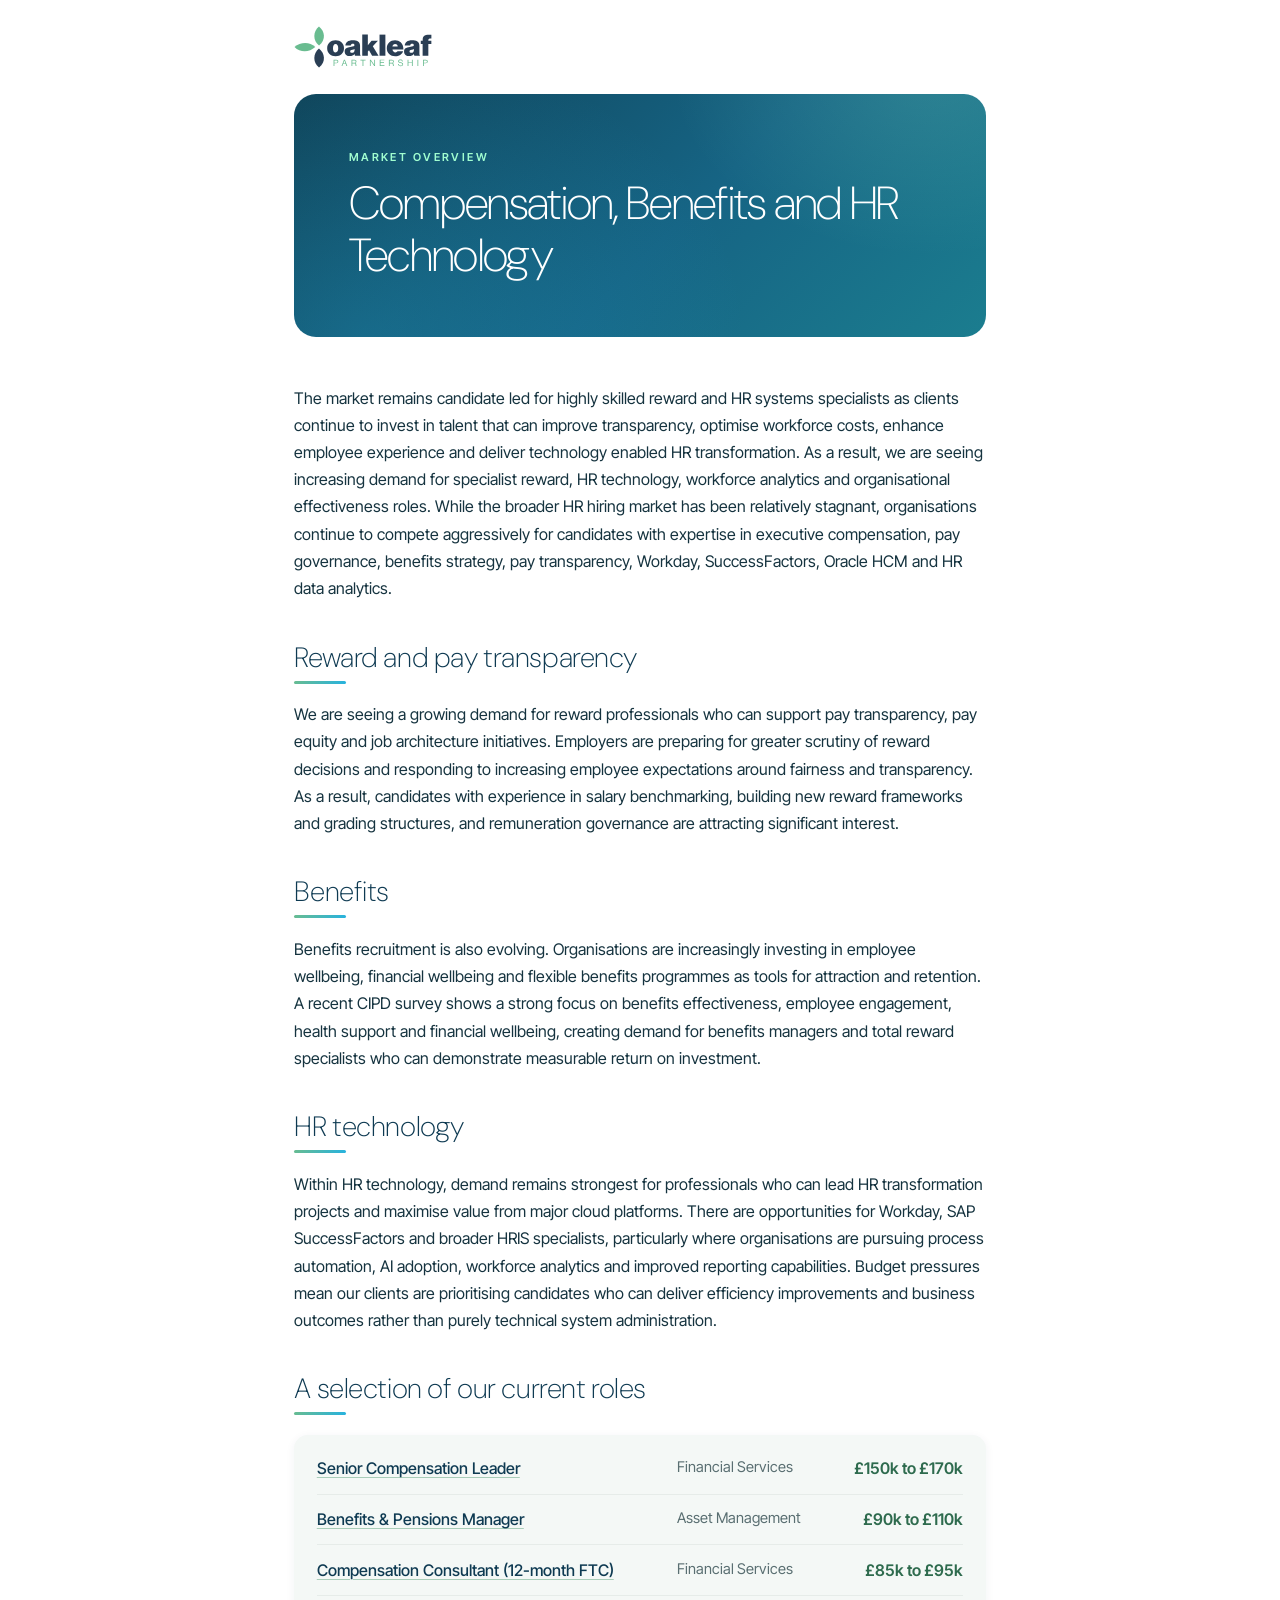
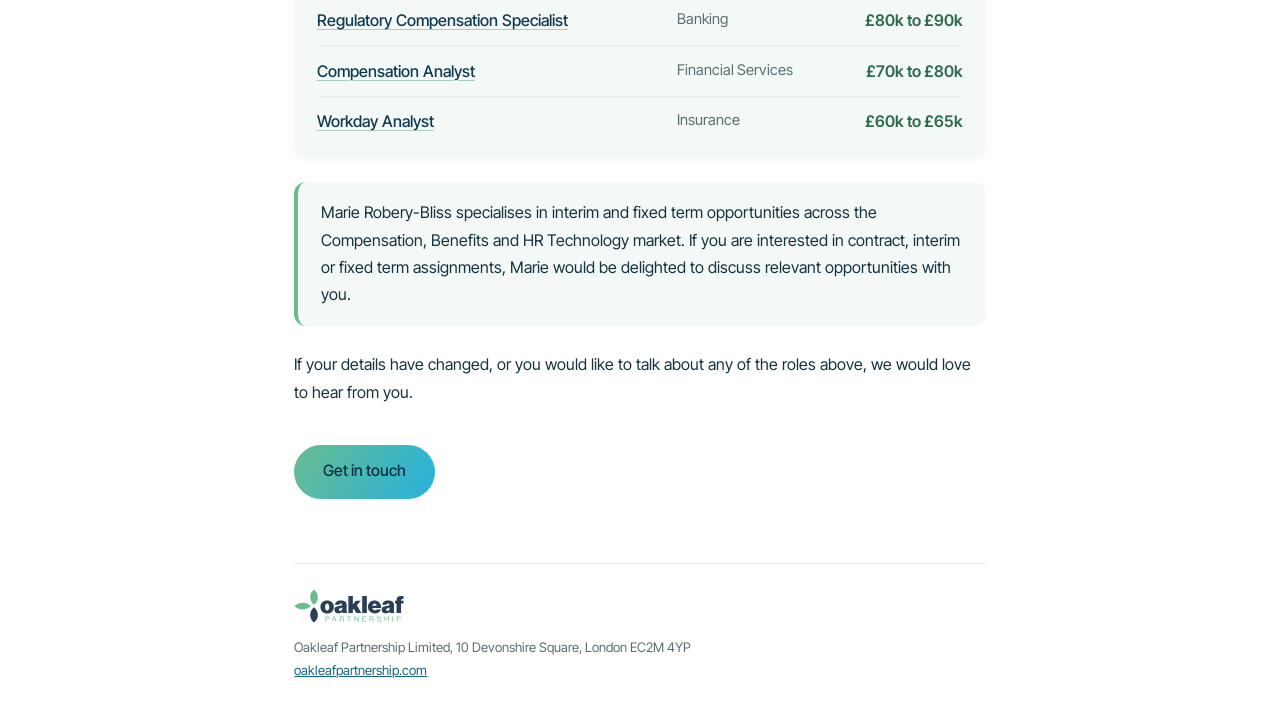
<file: comp/index.html>
<!DOCTYPE html>
<html lang="en-GB">
<head>
  <meta charset="UTF-8">
  <meta name="viewport" content="width=device-width, initial-scale=1.0">
  <title>Compensation, Benefits and HR Technology | Oakleaf Partnership</title>
  <meta name="description" content="An overview of the Compensation, Benefits and HR Technology market from Oakleaf Partnership, with a selection of current opportunities.">
  <link rel="icon" type="image/png" sizes="32x32" href="/assets/favicon-32.png">
  <link rel="preconnect" href="https://fonts.googleapis.com">
  <link rel="preconnect" href="https://fonts.gstatic.com" crossorigin>
  <link href="https://fonts.googleapis.com/css2?family=Inter+Tight:wght@300;400;500;600;700&family=DM+Sans:opsz,wght@9..40,200..700&display=swap" rel="stylesheet">
  <style>
    :root {
      --green: #69bc90; --green-ink: #2e6b4e; --mint: #a1fed0; --teal: #26b2df;
      --petrol: #166484; --navy: #0e3a52; --ink: #15333f; --muted: #5a6f72;
      --tint: #f4f8f6; --line: #e6ece9;
      --font: "Inter Tight", "Helvetica Neue", Arial, sans-serif;
      --font-display: "DM Sans", "Helvetica Neue", Arial, sans-serif;
      --shadow-sm: 0 2px 10px rgba(14, 58, 82, 0.06);
    }
    *, *::before, *::after { box-sizing: border-box; }
    body { margin: 0; font-family: var(--font); color: var(--ink); background: #fff; line-height: 1.7; }
    .wrap { max-width: 46rem; margin: 0 auto; padding: 0 1.4rem; }
    .site-head { padding: 1.6rem 0; }
    .site-head img { width: 138px; display: block; }
    .hero {
      background-color: var(--navy);
      background-image:
        radial-gradient(420px 300px at 92% -10%, rgba(161, 254, 208, 0.16), transparent 62%),
        radial-gradient(620px 480px at 10% 100%, rgba(38, 178, 223, 0.22), transparent 62%),
        linear-gradient(135deg, #0f4257 0%, #166484 55%, #1b7d8f 100%);
      border-radius: 22px; padding: clamp(2.2rem, 5vw, 3.4rem);
      margin-bottom: clamp(2rem, 5vw, 3rem);
    }
    .eyebrow {
      font-size: 11px; font-weight: 600; letter-spacing: 0.22em;
      text-transform: uppercase; color: var(--green-ink); margin: 0 0 0.7rem;
    }
    .hero .eyebrow { color: var(--mint); }
    h1 {
      font-family: var(--font-display); font-weight: 200; letter-spacing: -0.015em;
      color: #fff; font-size: clamp(1.9rem, 4.5vw, 2.9rem); line-height: 1.12; margin: 0;
    }
    h2 {
      font-family: var(--font-display); font-weight: 200; letter-spacing: -0.015em;
      color: var(--navy); font-size: clamp(1.35rem, 3vw, 1.75rem); line-height: 1.2; margin: 2.4rem 0 0.4rem;
    }
    .rule { height: 3px; width: 52px; border-radius: 2px; background: linear-gradient(120deg, var(--green) 0%, var(--teal) 100%); margin: 0 0 1.1rem; }
    p { margin: 0 0 1.05rem; font-size: 1rem; }
    .roles { background: var(--tint); border-radius: 14px; padding: 0.6rem 1.4rem; box-shadow: var(--shadow-sm); margin: 1.2rem 0 0; overflow-x: auto; }
    .roles table { width: 100%; border-collapse: collapse; }
    .roles td { padding: 0.7rem 0.8rem 0.7rem 0; border-bottom: 1px solid var(--line); vertical-align: top; }
    .roles tr:last-child td { border-bottom: 0; }
    .roles .role { font-weight: 500; color: var(--navy); }
    .roles .role a { color: inherit; text-decoration: underline; text-decoration-color: #a9cdb9; text-decoration-thickness: 1px; text-underline-offset: 3px; }
    .roles .role a:hover { color: var(--petrol); text-decoration-color: var(--petrol); }
    .roles .sector { color: var(--muted); font-size: 0.92rem; }
    .roles .salary { color: var(--green-ink); font-weight: 600; text-align: right; white-space: nowrap; padding-right: 0; }
    .card {
      background: var(--tint); border-left: 4px solid var(--green); border-radius: 12px;
      padding: 1.1rem 1.4rem; margin: 1.6rem 0;
    }
    .card p { margin: 0; }
    .cta {
      display: inline-block; margin: 1.4rem 0 0; padding: 0.85rem 1.8rem; border-radius: 999px;
      background: linear-gradient(120deg, var(--green) 0%, var(--teal) 100%);
      color: #07313f; font-weight: 500; text-decoration: none; font-size: 0.98rem;
    }
    a { color: var(--petrol); }
    .site-foot { border-top: 1px solid var(--line); margin-top: clamp(2.5rem, 6vw, 4rem); padding: 1.6rem 0 2.4rem; }
    .site-foot img { width: 110px; display: block; margin-bottom: 0.8rem; }
    .site-foot p { font-size: 0.82rem; color: var(--muted); margin: 0; }
    .site-foot a { color: var(--petrol); }
  </style>
</head>
<body>
  <div class="wrap">
    <header class="site-head">
      <a href="https://www.oakleafpartnership.com"><img src="/assets/oakleaf-partnership.svg" alt="Oakleaf Partnership"></a>
    </header>

    <section class="hero">
      <p class="eyebrow">Market overview</p>
      <h1>Compensation, Benefits and HR Technology</h1>
    </section>

    <main>
      <p>The market remains candidate led for highly skilled reward and HR systems specialists as clients continue to invest in talent that can improve transparency, optimise workforce costs, enhance employee experience and deliver technology enabled HR transformation. As a result, we are seeing increasing demand for specialist reward, HR technology, workforce analytics and organisational effectiveness roles. While the broader HR hiring market has been relatively stagnant, organisations continue to compete aggressively for candidates with expertise in executive compensation, pay governance, benefits strategy, pay transparency, Workday, SuccessFactors, Oracle HCM and HR data analytics.</p>

      <h2>Reward and pay transparency</h2>
      <div class="rule"></div>
      <p>We are seeing a growing demand for reward professionals who can support pay transparency, pay equity and job architecture initiatives. Employers are preparing for greater scrutiny of reward decisions and responding to increasing employee expectations around fairness and transparency. As a result, candidates with experience in salary benchmarking, building new reward frameworks and grading structures, and remuneration governance are attracting significant interest.</p>

      <h2>Benefits</h2>
      <div class="rule"></div>
      <p>Benefits recruitment is also evolving. Organisations are increasingly investing in employee wellbeing, financial wellbeing and flexible benefits programmes as tools for attraction and retention. A recent CIPD survey shows a strong focus on benefits effectiveness, employee engagement, health support and financial wellbeing, creating demand for benefits managers and total reward specialists who can demonstrate measurable return on investment.</p>

      <h2>HR technology</h2>
      <div class="rule"></div>
      <p>Within HR technology, demand remains strongest for professionals who can lead HR transformation projects and maximise value from major cloud platforms. There are opportunities for Workday, SAP SuccessFactors and broader HRIS specialists, particularly where organisations are pursuing process automation, AI adoption, workforce analytics and improved reporting capabilities. Budget pressures mean our clients are prioritising candidates who can deliver efficiency improvements and business outcomes rather than purely technical system administration.</p>

      <h2>A selection of our current roles</h2>
      <div class="rule"></div>
      <div class="roles">
        <table>
          <tr><td class="role"><a href="https://www.oakleafpartnership.com/job/senior-compensation-leader-201542/">Senior Compensation Leader</a></td><td class="sector">Financial Services</td><td class="salary">&pound;150k to &pound;170k</td></tr>
          <tr><td class="role"><a href="https://www.oakleafpartnership.com/job/benefits-and-pension-manager-emea-financial-services-201453/">Benefits &amp; Pensions Manager</a></td><td class="sector">Asset Management</td><td class="salary">&pound;90k to &pound;110k</td></tr>
          <tr><td class="role"><a href="https://www.oakleafpartnership.com/job/compensation-consultant-12mth-ftc-201462/">Compensation Consultant (12-month FTC)</a></td><td class="sector">Financial Services</td><td class="salary">&pound;85k to &pound;95k</td></tr>
          <tr><td class="role"><a href="https://www.oakleafpartnership.com/job/regulatory-compensation-specialist-financial-services-201682/">Regulatory Compensation Specialist</a></td><td class="sector">Banking</td><td class="salary">&pound;80k to &pound;90k</td></tr>
          <tr><td class="role"><a href="https://www.oakleafpartnership.com/job/compensation-analyst-201466/">Compensation Analyst</a></td><td class="sector">Financial Services</td><td class="salary">&pound;70k to &pound;80k</td></tr>
          <tr><td class="role"><a href="https://www.oakleafpartnership.com/job/workday-analyst-201431/">Workday Analyst</a></td><td class="sector">Insurance</td><td class="salary">&pound;60k to &pound;65k</td></tr>
        </table>
      </div>

      <div class="card">
        <p>Marie Robery-Bliss specialises in interim and fixed term opportunities across the Compensation, Benefits and HR Technology market. If you are interested in contract, interim or fixed term assignments, Marie would be delighted to discuss relevant opportunities with you.</p>
      </div>

      <p>If your details have changed, or you would like to talk about any of the roles above, we would love to hear from you.</p>
      <a class="cta" href="mailto:garethevans@oakleafpartnership.com?cc=karlhelliwell@oakleaf.group&subject=Updating%20my%20details">Get in touch</a>
    </main>

    <footer class="site-foot">
      <img src="/assets/oakleaf-partnership.svg" alt="Oakleaf Partnership">
      <p>Oakleaf Partnership Limited, 10 Devonshire Square, London EC2M 4YP<br>
      <a href="https://www.oakleafpartnership.com">oakleafpartnership.com</a></p>
    </footer>
  </div>
</body>
</html>
</file>
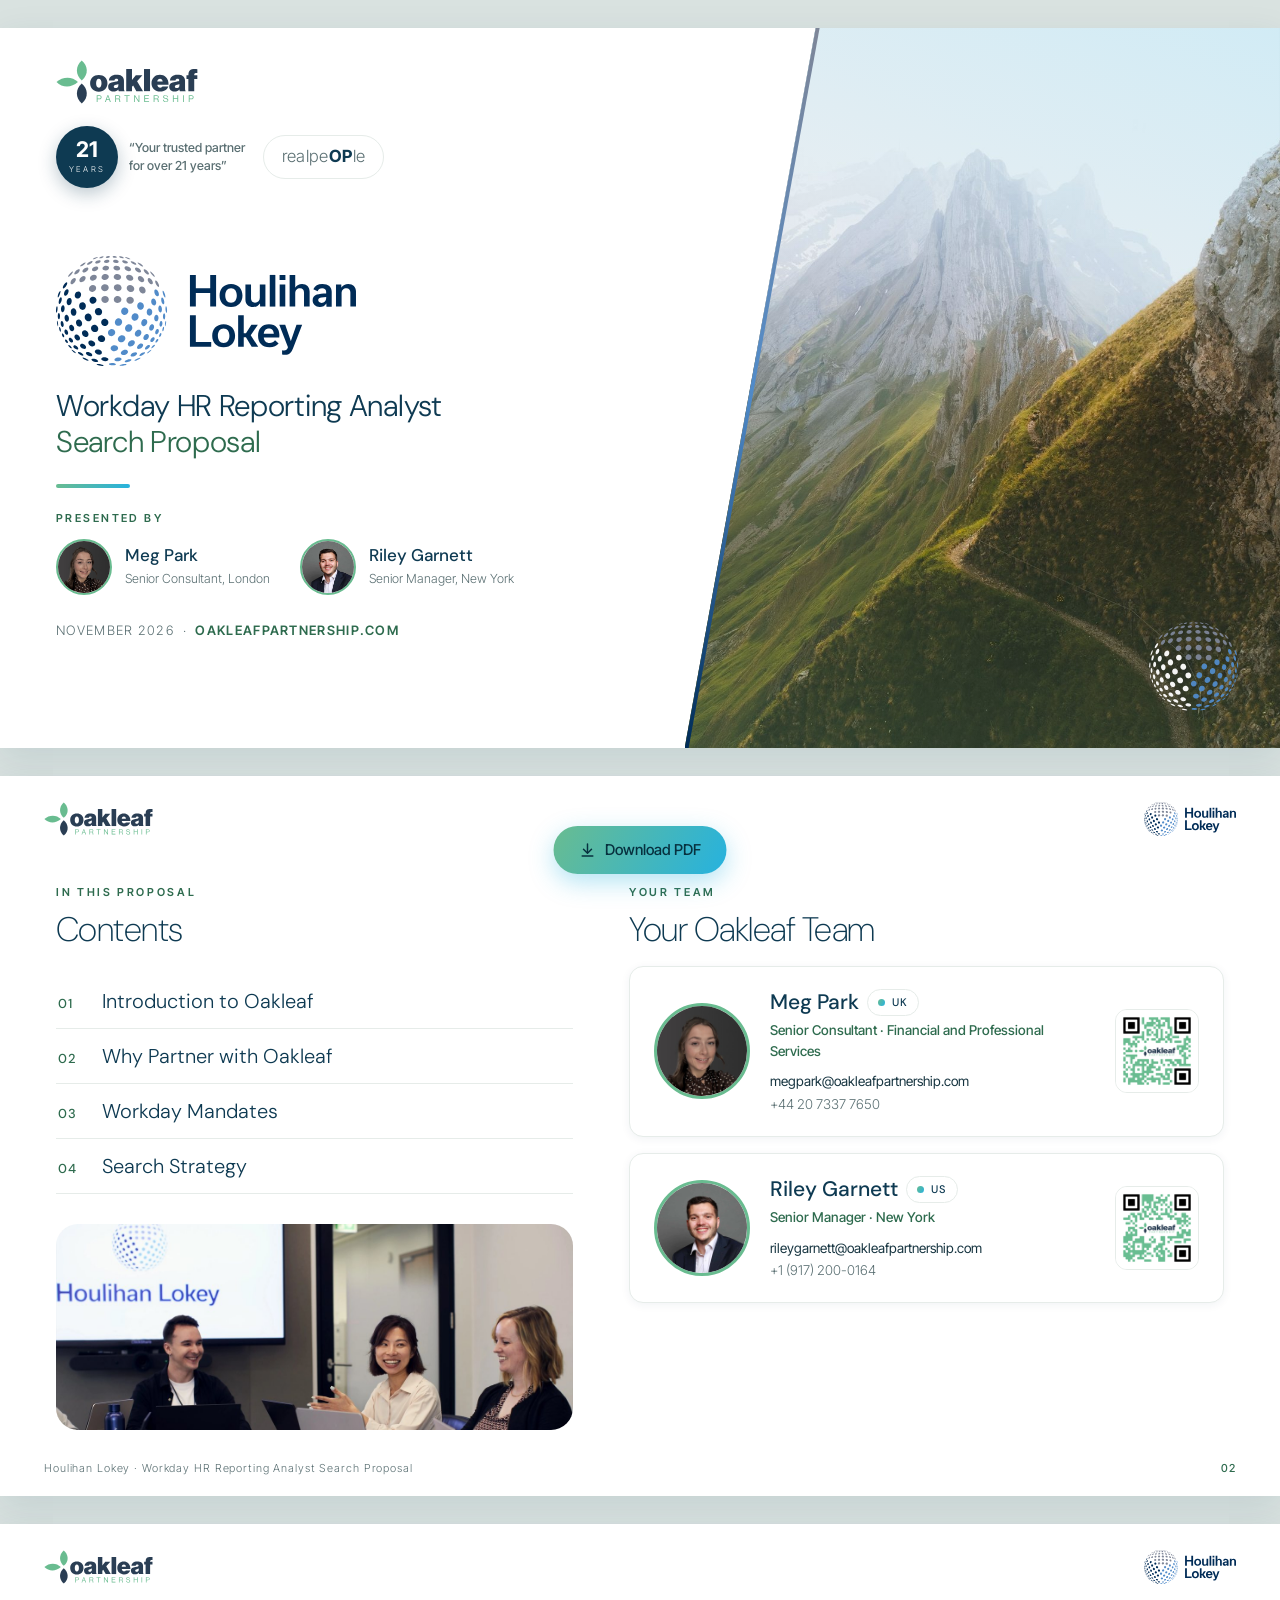
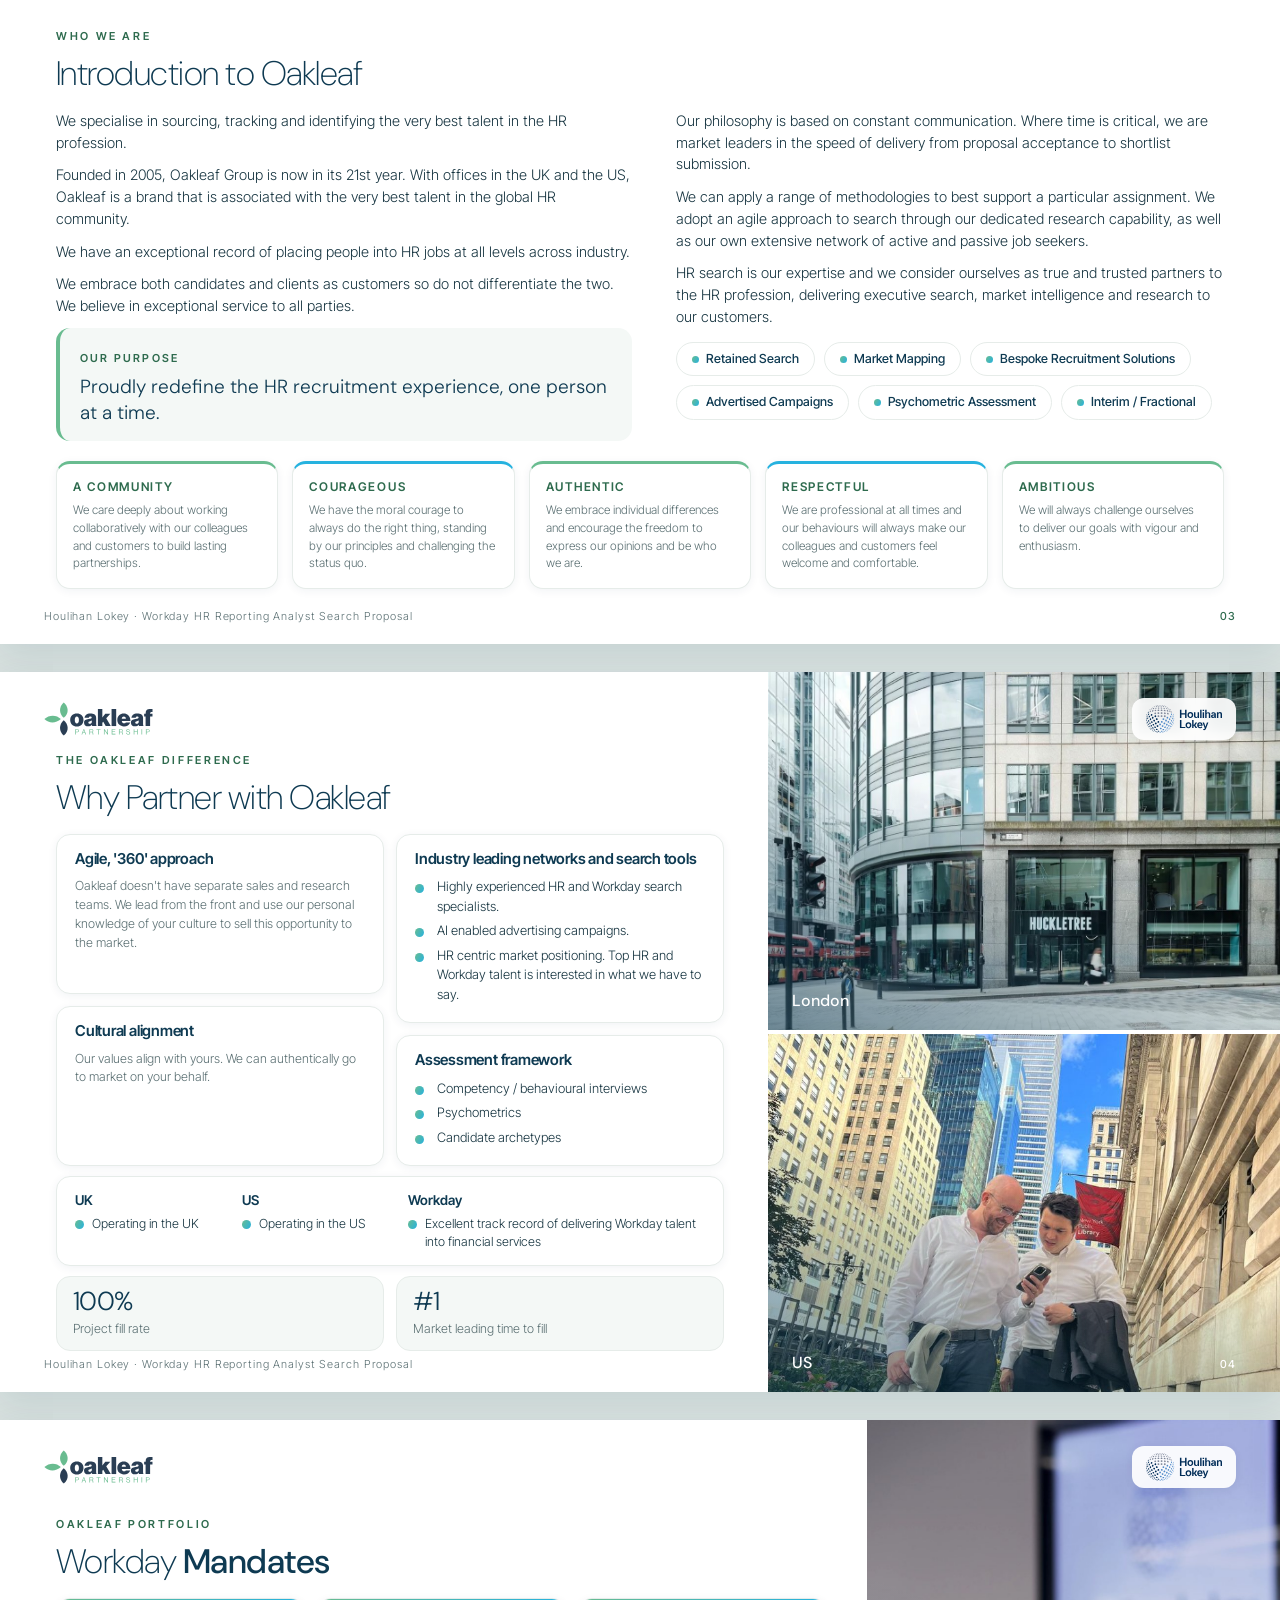
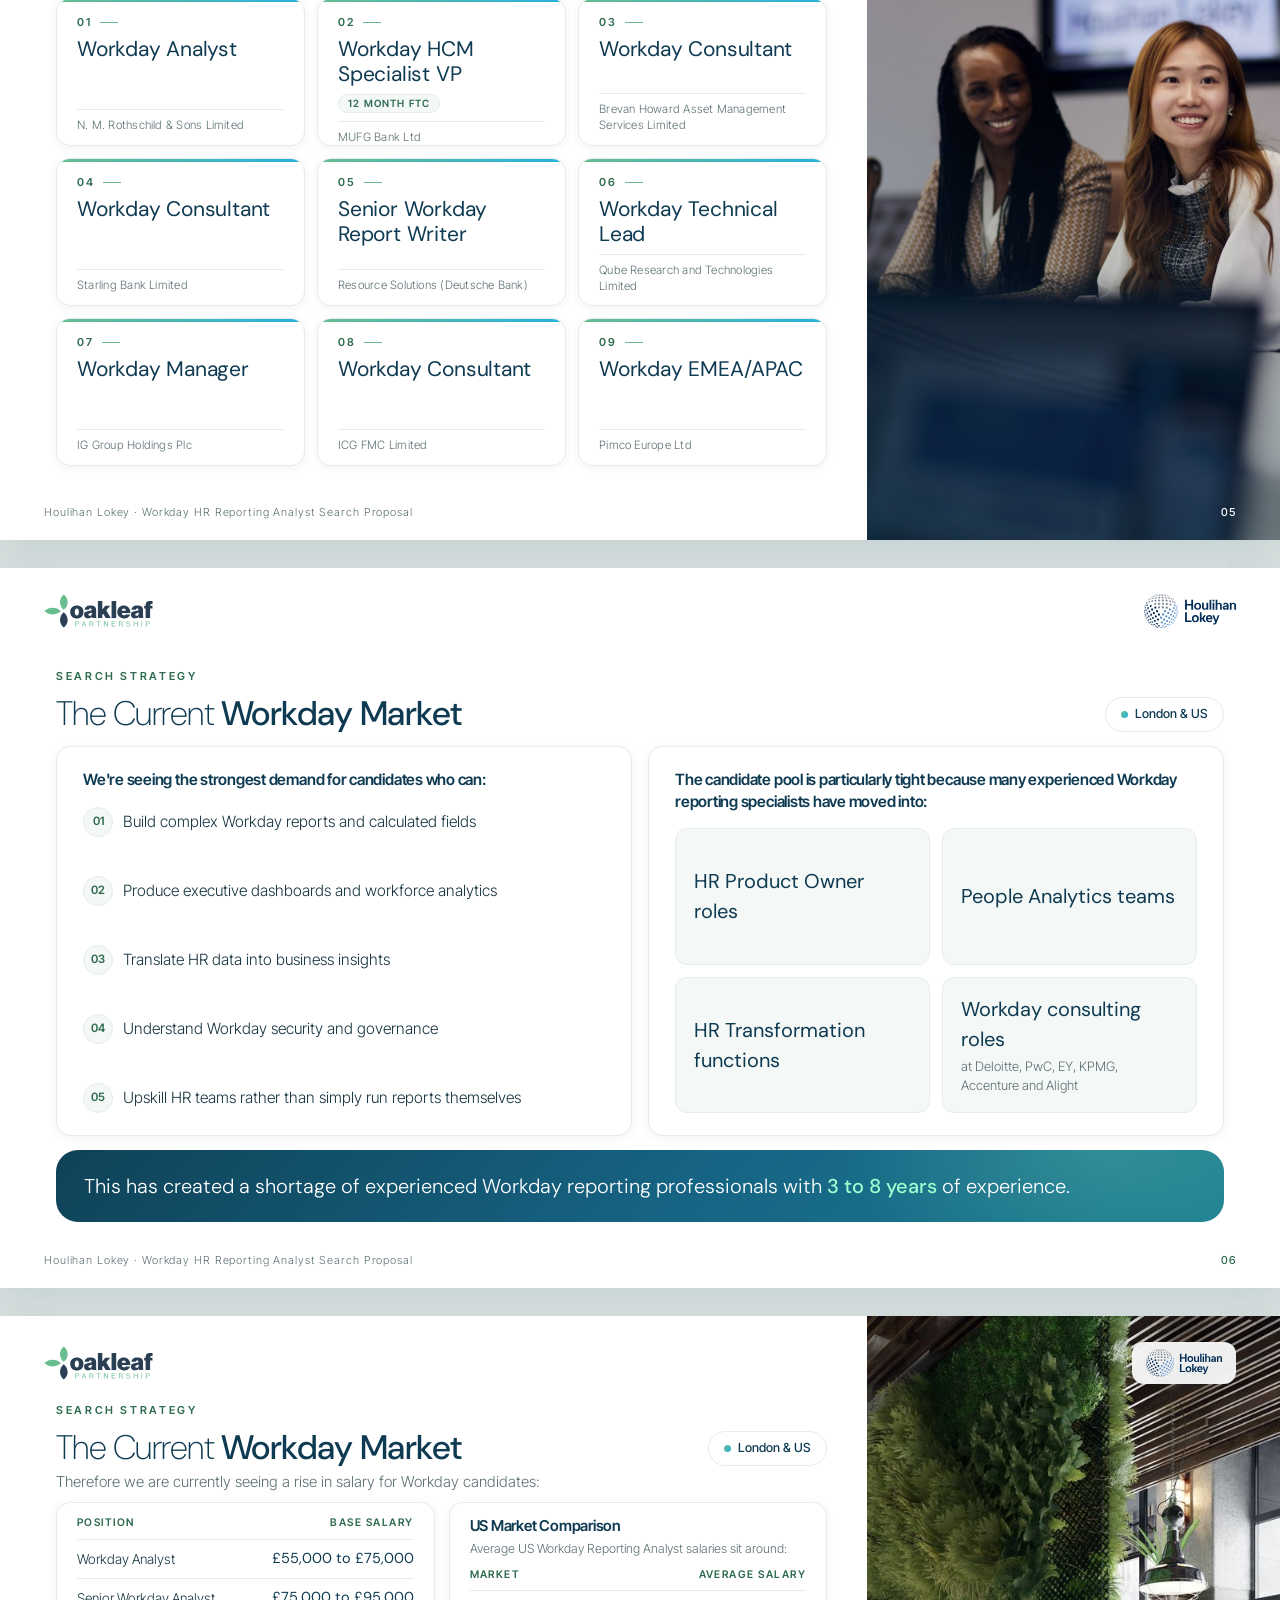
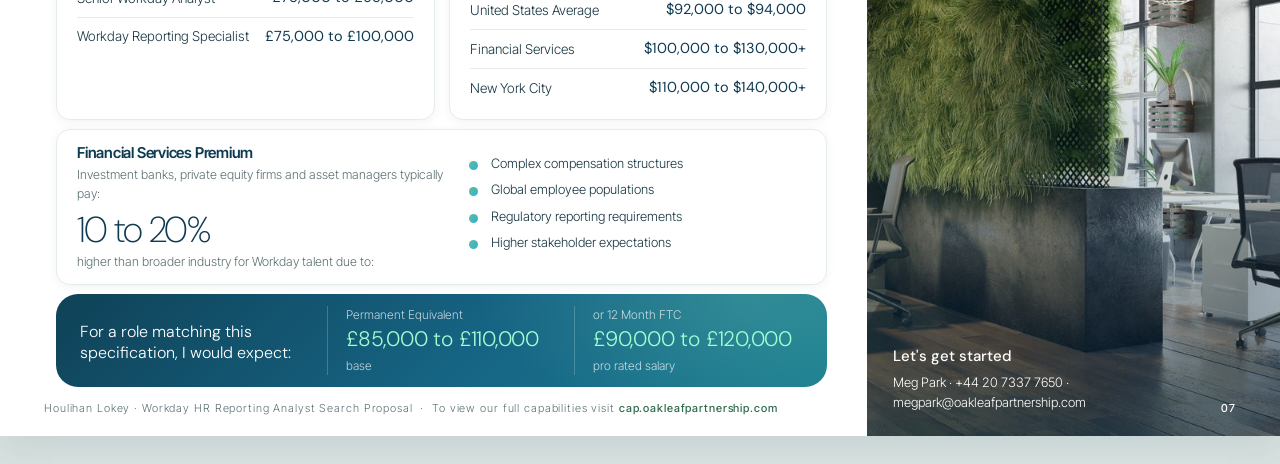
<file: houlihan-lokey/index.html>
<!DOCTYPE html>
<html lang="en-GB">
<head>
<meta charset="utf-8">
<meta name="viewport" content="width=device-width, initial-scale=1">
<meta name="robots" content="noindex, nofollow">
<title>Houlihan Lokey | Workday HR Reporting Analyst Search Proposal | Oakleaf Partnership</title>
<link rel="icon" type="image/png" sizes="32x32" href="/assets/favicon-32.png">
<link rel="preconnect" href="https://fonts.googleapis.com">
<link rel="preconnect" href="https://fonts.gstatic.com" crossorigin>
<link href="https://fonts.googleapis.com/css2?family=Inter+Tight:wght@300;400;500;600;700&family=DM+Sans:opsz,wght@9..40,200..700&display=swap" rel="stylesheet">
<style>
  /* ============================================================
     Oakleaf Partnership, pitch document
     Design tokens shared with the Capabilities microsite
     ============================================================ */
  :root {
    --green:        #69bc90;
    --green-ink:    #2e6b4e;
    --mint:         #a1fed0;
    --teal:         #26b2df;
    --petrol:       #166484;
    --navy:         #0e3a52;

    --ink:          #15333f;
    --muted:        #5a6f72;
    --bg:           #ffffff;
    --tint:         #f4f8f6;
    --line:         #e6ece9;

    --grad-brand:   linear-gradient(120deg, var(--green) 0%, var(--teal) 100%);
    --grad-deep:    linear-gradient(135deg, #0f4257 0%, #166484 55%, #1b7d8f 100%);

    --font: "Inter Tight", "Helvetica Neue", Arial, sans-serif;
    --font-display: "DM Sans", "Helvetica Neue", Arial, sans-serif;

    --radius: 14px;
    --radius-lg: 22px;
    --shadow-sm: 0 2px 10px rgba(14, 58, 82, 0.06);
    --shadow-md: 0 10px 34px rgba(14, 58, 82, 0.10);
  }

  * { box-sizing: border-box; margin: 0; padding: 0; }
  html { background: #d9e2e0; }
  body {
    font-family: var(--font);
    font-weight: 300;
    color: var(--ink);
    line-height: 1.5;
    -webkit-font-smoothing: antialiased;
  }
  img { display: block; }
  ul { list-style: none; }

  .page {
    width: 1280px;
    height: 720px;
    background: var(--bg);
    margin: 28px auto;
    position: relative;
    overflow: hidden;
    box-shadow: var(--shadow-md);
  }

  /* ---- shared chrome ---- */
  .chrome {
    position: absolute; inset: 0 0 auto 0;
    display: flex; align-items: center; justify-content: space-between;
    padding: 26px 44px 0;
    z-index: 5;
  }
  .chrome img.oakleaf { height: 34px; width: auto; }
  .chrome img.client { height: 34px; width: auto; }
  .chrome .client-chip {
    background: rgba(255, 255, 255, 0.92); backdrop-filter: blur(6px);
    padding: 7px 14px; border-radius: 12px; box-shadow: var(--shadow-sm);
  }
  .chrome .client-chip img.client { height: 28px; }
  .pagefoot {
    position: absolute; inset: auto 0 0 0;
    display: flex; align-items: center; justify-content: space-between;
    padding: 0 44px 20px;
    font-size: 11px; letter-spacing: 0.08em; color: var(--muted);
    z-index: 5;
  }
  .pagefoot b { font-weight: 500; color: var(--green-ink); letter-spacing: 0.08em; }
  .pagefoot a { color: var(--green-ink); font-weight: 500; text-decoration: none; }

  .eyebrow {
    font-size: 11px; font-weight: 600;
    letter-spacing: 0.24em; text-transform: uppercase;
    color: var(--green-ink); margin-bottom: 10px;
  }
  h1, h2, h3 { font-family: var(--font-display); color: var(--navy); letter-spacing: -0.015em; }
  .section-title { font-size: 34px; font-weight: 200; line-height: 1.1; margin-bottom: 18px; }
  .section-title b { font-weight: 500; }
  .head-row { display: flex; align-items: flex-end; justify-content: space-between; gap: 20px; }

  .card {
    background: #fff; border: 1px solid var(--line);
    border-radius: var(--radius); box-shadow: var(--shadow-sm);
  }

  .chip {
    display: inline-flex; align-items: center; gap: 7px;
    border: 1px solid var(--line); border-radius: 999px;
    background: #fff; padding: 7px 15px;
    font-size: 12.5px; font-weight: 500; color: var(--navy);
  }
  .chip::before {
    content: ""; width: 7px; height: 7px; border-radius: 50%;
    background: var(--grad-brand);
  }

  .tick-list li {
    position: relative; padding-left: 22px; margin-bottom: 7px;
  }
  .tick-list li::before {
    content: ""; position: absolute; left: 0; top: 7px;
    width: 9px; height: 9px; border-radius: 50%;
    background: var(--grad-brand);
  }

  /* ---- brand badges, as styled on the Capabilities site ---- */
  .badge-years { display: inline-flex; align-items: center; gap: 0.7rem; }
  .badge-years__circle {
    display: inline-flex; flex-direction: column; align-items: center; justify-content: center;
    width: 62px; height: 62px; border-radius: 50%;
    background: var(--navy); color: #fff;
    box-shadow: 0 6px 18px rgba(14,58,82,0.28);
  }
  .badge-years__circle strong { font-size: 1.35rem; font-weight: 700; line-height: 1; }
  .badge-years__circle small { font-size: 0.5rem; letter-spacing: 0.28em; margin-top: 2px; }
  .badge-years__strap { font-size: 0.78rem; font-weight: 500; line-height: 1.45; color: var(--muted); }
  .badge-rpo {
    font-size: 1.05rem; font-weight: 300; letter-spacing: 0.02em;
    color: var(--muted);
    padding: 0.5rem 1.1rem;
    border: 1px solid var(--line);
    border-radius: 999px;
    background: rgba(255,255,255,0.7);
  }
  .badge-rpo em { font-style: normal; }
  .badge-rpo strong { font-weight: 700; color: var(--navy); }

  /* ============================================================
     Page 1, Cover
     ============================================================ */
  .cover { display: grid; grid-template-columns: 1.15fr 1fr; }
  .cover__left { padding: 32px 20px 30px 56px; display: flex; flex-direction: column; position: relative; z-index: 2; }
  .cover__brandrow img { height: 44px; width: auto; }
  .cover__badges { display: flex; align-items: center; gap: 18px; margin-top: 22px; }
  .cover__title-wrap { margin-top: auto; margin-bottom: auto; padding-bottom: 10px; }
  .cover__title img { width: 300px; height: auto; }
  .cover__subtitle {
    font-family: var(--font-display); font-weight: 300;
    font-size: 30px; line-height: 1.2; color: var(--navy); margin-top: 22px; letter-spacing: -0.01em;
  }
  .cover__subtitle span { color: var(--green-ink); }
  .cover__rule { width: 74px; height: 4px; border-radius: 4px; background: var(--grad-brand); margin: 24px 0 22px; }
  .cover__label { font-size: 11px; font-weight: 600; letter-spacing: 0.22em; text-transform: uppercase; color: var(--green-ink); margin-bottom: 12px; }
  .presenters { display: flex; gap: 30px; }
  .presenter { display: flex; align-items: center; gap: 13px; }
  .presenter img { width: 56px; height: 56px; border-radius: 50%; object-fit: cover; border: 2.5px solid var(--green); }
  .presenter b { display: block; font-family: var(--font-display); font-weight: 500; font-size: 17px; color: var(--navy); line-height: 1.2; }
  .presenter span { font-size: 12.5px; color: var(--muted); }
  .cover__meta { margin-top: 26px; font-size: 13px; letter-spacing: 0.1em; text-transform: uppercase; color: var(--muted); }
  .cover__meta b { color: var(--green-ink); font-weight: 600; letter-spacing: 0.1em; }
  .cover__right {
    position: relative; overflow: hidden;
    background: #0f4257 url("/houlihan-lokey/img/mountain.jpg") center / cover no-repeat;
    clip-path: polygon(22% 0, 100% 0, 100% 100%, 0 100%); /* Cap doc hero slant */
  }
  /* Cap doc hero tint */
  .cover__right::before {
    content: ""; position: absolute; inset: 0;
    background: linear-gradient(200deg, rgba(38, 178, 223, 0.18) 0%, rgba(14, 58, 82, 0.05) 45%, rgba(105, 188, 144, 0.22) 100%);
  }
  /* thin stroke along the slant in the Houlihan Lokey globe colours */
  .cover__right::after {
    content: ""; position: absolute; inset: 0; z-index: 1;
    background: linear-gradient(180deg, #7e8698 0%, #518bc9 50%, #002c57 100%);
    clip-path: polygon(22% 0, calc(22% + 4px) 0, 4px 100%, 0 100%);
  }

  .cover__ring {
    position: absolute; right: -110px; bottom: -110px;
    width: 320px; height: 320px; border-radius: 50%;
    border: 1.5px solid rgba(161, 254, 208, 0.25);
  }
  .cover__mark {
    position: absolute; right: 40px; bottom: 36px; z-index: 1;
  }
  .cover__mark img { width: 92px; height: auto; opacity: 0.95; }
  .cover__markets { display: flex; gap: 12px; }
  .cover__markets span {
    color: #fff; border: 1px solid rgba(255, 255, 255, 0.28); border-radius: 999px;
    padding: 8px 18px; font-size: 13px; font-weight: 500; letter-spacing: 0.04em;
    background: rgba(255, 255, 255, 0.06);
  }
  .cover__right-tag {
    position: absolute; left: 0; right: 0; bottom: 26px; z-index: 1; text-align: center;
    font-size: 11.5px; letter-spacing: 0.26em; text-transform: uppercase;
    color: rgba(255, 255, 255, 0.75); font-weight: 500;
  }

  /* ============================================================
     Page 2, Contents and team
     ============================================================ */
  .toc { display: grid; grid-template-columns: 1fr 1.15fr; gap: 56px; padding: 108px 56px 66px; height: 100%; }
  .toc__list { counter-reset: toc; margin-top: 8px; }
  .toc__list li {
    counter-increment: toc;
    display: flex; align-items: baseline; gap: 18px;
    padding: 12px 2px; border-bottom: 1px solid var(--line);
    font-family: var(--font-display); font-weight: 300;
    font-size: 20px; color: var(--navy);
  }
  .toc__list li::before {
    content: "0" counter(toc);
    font-size: 13px; font-weight: 500; letter-spacing: 0.06em;
    color: var(--green-ink); min-width: 26px;
  }
  .toc > div { min-height: 0; }
  .toc > div:first-child { display: flex; flex-direction: column; }
  .toc__photo { flex: 1; min-height: 0; margin: 30px 0 0; border-radius: var(--radius-lg); overflow: hidden; position: relative; }
  .toc__photo img { position: absolute; inset: 0; width: 100%; height: 100%; object-fit: cover; object-position: 50% 30%; }
  .team-card {
    display: grid; grid-template-columns: auto 1fr auto; gap: 20px; align-items: center;
    padding: 20px 24px; margin-bottom: 16px; position: relative;
  }
  .team-card__photo {
    width: 96px; height: 96px; border-radius: 50%; object-fit: cover;
    border: 3px solid var(--green); background: var(--navy);
  }
  .team-card__name { font-family: var(--font-display); font-weight: 500; font-size: 21px; color: var(--navy); }
  .team-card__role { font-size: 13.5px; font-weight: 500; color: var(--green-ink); margin: 2px 0 9px; }
  .team-card__contact { font-size: 13.5px; color: var(--muted); line-height: 1.7; }
  .team-card__contact b { font-weight: 400; color: var(--ink); }
  .team-card__contact a { color: inherit; text-decoration: none; }
  .team-card__contact a:hover { color: var(--green-ink); }
  .team-card .chip { vertical-align: 3px; margin-left: 8px; padding: 4px 10px; font-size: 11px; letter-spacing: 0.08em; }
  .team-card__qr { width: 84px; height: 84px; border-radius: 12px; border: 1px solid var(--line); }

  /* ============================================================
     Page 3, Introduction
     ============================================================ */
  .intro { padding: 104px 56px 62px; height: 100%; display: grid; grid-template-rows: auto 1fr auto; }
  .intro__cols { display: grid; grid-template-columns: 1.05fr 1fr; gap: 44px; align-items: start; }
  .intro__cols p { font-size: 14.5px; color: var(--ink); margin-bottom: 11px; }
  .purpose {
    background: var(--tint); border-radius: var(--radius);
    border-left: 4px solid var(--green);
    padding: 16px 20px; margin-top: 4px;
  }
  .purpose small { font-size: 11px; letter-spacing: 0.2em; text-transform: uppercase; font-weight: 600; color: var(--green-ink); }
  .purpose p {
    font-family: var(--font-display); font-weight: 300;
    font-size: 19px; line-height: 1.35; color: var(--navy); margin: 6px 0 0;
  }
  .services { display: flex; flex-wrap: wrap; gap: 9px; margin-top: 14px; }
  .values { display: grid; grid-template-columns: repeat(5, 1fr); gap: 14px; margin-top: 20px; }
  .value-tile { padding: 14px 16px 15px; border-top: 3px solid var(--green); }
  .value-tile:nth-child(2n) { border-top-color: var(--teal); }
  .value-tile h4 {
    font-size: 12px; letter-spacing: 0.14em; text-transform: uppercase;
    color: var(--green-ink); font-weight: 600; margin-bottom: 6px; font-family: var(--font);
  }
  .value-tile p { font-size: 11.8px; color: var(--muted); line-height: 1.5; }

  /* ============================================================
     Page 4, Why Oakleaf
     ============================================================ */
  .why { display: grid; grid-template-columns: 1.5fr 1fr; height: 100%; }
  .why__left { padding: 80px 44px 62px 56px; display: flex; flex-direction: column; }
  .why__grid { display: grid; grid-template-columns: 1fr 1fr; gap: 12px; align-items: stretch; }
  .why__col { display: flex; flex-direction: column; gap: 12px; }
  .why__col .why-card { flex: 1; }
  .why-card { padding: 13px 18px; }
  .why-card--wide {
    margin-top: 10px; padding: 13px 18px 14px;
    display: grid; grid-template-columns: 0.8fr 0.8fr 1.6fr; gap: 18px;
  }
  .practice h4 {
    font-family: var(--font); font-size: 13.5px; font-weight: 600; color: var(--navy);
    margin-bottom: 4px;
  }
  .practice p {
    font-size: 12.5px; color: var(--ink); line-height: 1.45;
    position: relative; padding-left: 17px;
  }
  .practice p::before {
    content: ""; position: absolute; left: 0; top: 5px;
    width: 9px; height: 9px; border-radius: 50%;
    background: var(--grad-brand);
  }
  .why-card h3 { font-size: 15px; font-weight: 600; font-family: var(--font); color: var(--navy); margin-bottom: 7px; }
  .why-card li { font-size: 13px; color: var(--ink); }
  .why-card .tick-list li { margin-bottom: 5px; }
  .why-card p.note { font-size: 12.5px; color: var(--muted); margin-top: 6px; }
  .why__stats { display: grid; grid-template-columns: 1fr 1fr; gap: 12px; margin-top: 10px; }
  .stat { padding: 10px 16px 11px; background: var(--tint); border: 1px solid var(--line); border-radius: var(--radius); }
  .stat b {
    display: block; font-family: var(--font-display); font-weight: 300;
    font-size: 26px; letter-spacing: -0.02em; color: var(--navy); line-height: 1.1;
  }
  .stat span { font-size: 12.5px; color: var(--muted); }
  .why__photos { display: grid; grid-template-rows: 1fr 1fr; gap: 4px; background: #fff; height: 720px; }
  .why__photo { min-height: 0; }
  .page--photo-right .pagefoot b { color: #fff; }
  .why__photo { position: relative; overflow: hidden; }
  .why__photo img { width: 100%; height: 100%; object-fit: cover; }
  .why__photo--nyc img { object-position: 50% 40%; }
  .why__photo::after {
    content: ""; position: absolute; inset: 0;
    background: linear-gradient(200deg, rgba(14, 58, 82, 0) 45%, rgba(14, 58, 82, 0.6) 100%);
  }
  .why__photo figcaption {
    position: absolute; left: 24px; right: 24px; bottom: 18px; z-index: 2;
    color: #fff; font-size: 12.5px; line-height: 1.45;
  }
  .why__photo figcaption b { font-family: var(--font-display); font-weight: 500; font-size: 16px; display: block; }

  /* ============================================================
     Page 5, Workday mandates
     ============================================================ */
  /* photo column on the right, as on the Rael proposal page */
  .split { display: grid; grid-template-columns: 2.1fr 1fr; height: 100%; }
  .side-photo { position: relative; overflow: hidden; margin: 0; height: 720px; }
  .side-photo img { width: 100%; height: 100%; object-fit: cover; }
  .side-photo::after {
    content: ""; position: absolute; inset: 0;
    background: linear-gradient(200deg, rgba(14, 58, 82, 0) 35%, rgba(14, 58, 82, 0.55) 100%);
  }
  .side-photo figcaption {
    position: absolute; left: 26px; right: 26px; bottom: 24px; z-index: 2; color: #fff;
    font-size: 13px; line-height: 1.55;
  }
  .side-photo figcaption b { font-family: var(--font-display); font-weight: 500; font-size: 15px; display: block; margin-bottom: 3px; }
  .side-photo figcaption a { color: inherit; text-decoration: none; }

  .mandates { padding: 96px 40px 74px 56px; height: 720px; display: flex; flex-direction: column; }
  .mandate-grid { flex: 1; min-height: 0; display: grid; grid-template-columns: repeat(3, 1fr); grid-template-rows: repeat(3, minmax(0, 1fr)); gap: 12px; }
  .mandate {
    padding: 15px 20px 12px; display: flex; flex-direction: column; min-height: 0;
    position: relative; overflow: hidden;
  }
  /* brand strip along the top edge */
  .mandate::before {
    content: ""; position: absolute; left: 0; right: 0; top: 0; height: 3px;
    background: var(--grad-brand);
  }
  .mandate__no {
    font-size: 11px; font-weight: 600; letter-spacing: 0.18em; color: var(--green-ink);
    display: flex; align-items: center; gap: 8px;
  }
  .mandate__no::after { content: ""; width: 18px; height: 1px; background: var(--green); }
  .mandate h3 {
    font-family: var(--font-display); font-size: 21px; font-weight: 400; line-height: 1.16;
    letter-spacing: -0.01em; color: var(--navy); margin: 7px 0 8px;
  }
  .mandate__tag {
    display: inline-block; margin-top: 7px; padding: 3px 9px; border-radius: 999px;
    font-family: var(--font); font-size: 10px; font-weight: 600; letter-spacing: 0.12em; text-transform: uppercase;
    color: var(--green-ink); background: var(--tint); border: 1px solid var(--line); vertical-align: middle;
  }
  .mandate p {
    margin-top: auto; padding-top: 7px; border-top: 1px solid var(--line);
    font-size: 11.5px; line-height: 1.4; letter-spacing: 0.02em; color: var(--muted);
  }

  /* ============================================================
     Page 6, Workday market
     ============================================================ */
  .market { padding: 100px 56px 66px; height: 100%; display: grid; grid-template-rows: auto 1fr auto; gap: 14px; }
  .market__cols { display: grid; grid-template-columns: 1fr 1fr; gap: 16px; }
  .market-card { padding: 22px 26px; display: flex; flex-direction: column; }
  .market-card h3 { font-size: 15.5px; font-weight: 600; font-family: var(--font); color: var(--navy); line-height: 1.4; margin-bottom: 16px; }
  .market-card .lede { font-size: 13.5px; color: var(--muted); margin-bottom: 16px; }
  .skills { display: flex; flex-direction: column; justify-content: space-between; flex: 1; }
  .skills li {
    display: grid; grid-template-columns: 28px 1fr; gap: 12px; align-items: center;
    font-size: 15.5px; color: var(--ink);
  }
  .skills li span {
    width: 30px; height: 30px; border-radius: 50%; background: var(--tint); border: 1px solid var(--line);
    display: flex; align-items: center; justify-content: center;
    font-size: 11.5px; font-weight: 600; color: var(--green-ink);
  }
  .moves { display: grid; grid-template-columns: 1fr 1fr; grid-auto-rows: 1fr; gap: 12px; flex: 1; }
  .move { background: var(--tint); border: 1px solid var(--line); border-radius: 12px; padding: 16px 18px; display: flex; flex-direction: column; justify-content: center; }
  .move b { display: block; font-family: var(--font-display); font-weight: 400; font-size: 20px; color: var(--navy); }
  .move small { font-size: 13px; color: var(--muted); line-height: 1.45; display: block; margin-top: 3px; }
  .move--wide { grid-column: 1 / -1; }
  .shortage {
    background: var(--grad-deep); color: #fff; border-radius: var(--radius-lg);
    padding: 22px 28px; display: grid; grid-template-columns: 1fr; gap: 26px; align-items: center;
    position: relative; overflow: hidden;
  }
  .shortage::before {
    content: ""; position: absolute; inset: 0;
    background: radial-gradient(420px 200px at 90% 0%, rgba(161, 254, 208, 0.18), transparent 65%);
  }
  .shortage > * { position: relative; }
  .shortage__num { font-family: var(--font-display); font-weight: 200; font-size: 46px; line-height: 1; letter-spacing: -0.02em; color: var(--mint); white-space: nowrap; }
  .shortage__num small { font-size: 18px; font-weight: 300; margin-left: 6px; color: #fff; }
  .shortage p { font-family: var(--font-display); font-weight: 300; font-size: 20px; line-height: 1.4; }
  .shortage p b { font-weight: 500; color: var(--mint); }

  /* ============================================================
     Page 7, Salary benchmarking
     ============================================================ */
  .salary { padding: 86px 40px 62px 56px; height: 100%; display: grid; grid-template-rows: auto auto auto 1fr auto; gap: 9px; }
  .salary__lede { font-size: 15px; color: var(--muted); margin-top: -4px; }
  .salary__cols { display: grid; grid-template-columns: 1fr 1fr; gap: 14px; }
  .sal-card { padding: 12px 20px; display: flex; flex-direction: column; }
  .sal-card h3 { font-size: 15px; font-weight: 600; font-family: var(--font); color: var(--navy); margin-bottom: 2px; }
  .sal-card .lede { font-size: 12.5px; color: var(--muted); margin-bottom: 8px; }
  .sal-table { width: 100%; border-collapse: collapse; }
  .sal-table th {
    text-align: left; font-size: 10.5px; font-weight: 600; letter-spacing: 0.14em; text-transform: uppercase;
    color: var(--green-ink); padding: 0 0 8px; border-bottom: 1px solid var(--line);
  }
  .sal-table th:last-child, .sal-table td:last-child { text-align: right; }
  .sal-table td { font-size: 13.5px; color: var(--ink); padding: 8px 0; border-bottom: 1px solid var(--line); }
  .sal-table tr:last-child td { border-bottom: none; }
  .sal-table td:last-child { font-family: var(--font-display); font-weight: 400; font-size: 14.5px; color: var(--navy); white-space: nowrap; }
  .sal-card--premium { display: grid; grid-template-columns: 1.1fr 1fr; gap: 22px; align-items: center; }
  .premium { margin: 4px 0 0; }
  .premium b { display: block; font-family: var(--font-display); font-weight: 200; font-size: 36px; line-height: 1; letter-spacing: -0.03em; color: var(--navy); }
  .premium span { font-size: 12.5px; color: var(--muted); }
  .sal-card .tick-list li { font-size: 13px; margin-bottom: 7px; }
  .expect {
    background: var(--grad-deep); color: #fff; border-radius: var(--radius-lg);
    padding: 12px 24px; display: grid; grid-template-columns: 1fr 1fr 1fr; gap: 18px; align-items: center;
    position: relative; overflow: hidden;
  }
  .expect::before {
    content: ""; position: absolute; inset: 0;
    background: radial-gradient(420px 200px at 90% 0%, rgba(161, 254, 208, 0.18), transparent 65%);
  }
  .expect > * { position: relative; }
  .expect__lead small { font-size: 11px; font-weight: 600; letter-spacing: 0.22em; text-transform: uppercase; color: var(--mint); }
  .expect__lead p { font-family: var(--font-display); font-weight: 300; font-size: 16px; line-height: 1.35; margin-top: 4px; }
  .expect__figure { border-left: 1px solid rgba(255, 255, 255, 0.2); padding-left: 18px; }
  .expect__figure small { font-size: 12px; color: rgba(255, 255, 255, 0.75); display: block; }
  .expect__figure b { font-family: var(--font-display); font-weight: 300; font-size: 21px; letter-spacing: -0.01em; color: var(--mint); white-space: nowrap; }
  .expect__figure span { display: block; font-size: 12px; color: rgba(255, 255, 255, 0.75); margin-top: 2px; }

  /* ---- floating PDF download ---- */
  .pdf-fab {
    position: fixed; bottom: 26px; left: 50%; transform: translateX(-50%);
    z-index: 50;
    display: inline-flex; align-items: center; gap: 9px;
    padding: 13px 26px; border-radius: 999px;
    font-family: var(--font); font-size: 15px; font-weight: 500;
    color: #07313f; text-decoration: none;
    background: var(--grad-brand);
    box-shadow: 0 8px 24px rgba(38, 178, 223, 0.35);
    transition: transform 0.35s cubic-bezier(0.16, 1, 0.3, 1), box-shadow 0.35s;
  }
  .pdf-fab:hover {
    transform: translateX(-50%) translateY(-3px);
    box-shadow: 0 14px 34px rgba(38, 178, 223, 0.45);
  }
  .pdf-fab svg { width: 16px; height: 16px; }

  /* ---- print ---- */
  @page { size: 1280px 720px; margin: 0; }
  @media print {
    html { background: #fff; }
    .page { margin: 0; box-shadow: none; page-break-after: always; }
    .page:last-of-type { page-break-after: auto; }
    .pdf-fab { display: none; }
    /* shadows and filters rasterize as grey halos in PDF output */
    * { box-shadow: none !important; text-shadow: none !important; backdrop-filter: none !important; }
    * { -webkit-print-color-adjust: exact; print-color-adjust: exact; }
  }

  /* ============================================================
     Mobile, reflow the fixed 16:9 pages into a single column
     (screen only; print and PDF keep the 1280x720 layout)
     ============================================================ */
  @media screen and (max-width: 900px) {
    html { background: #eef2f1; }
    .page { width: 100%; height: auto; min-height: 0; margin: 0 0 14px; overflow: visible; }
    .chrome { position: static; padding: 18px 20px 0; }
    .chrome img.oakleaf { height: 30px; }
    .chrome img.client, .chrome .client-chip img.client { height: 24px; }
    .chrome .client-chip { padding: 0; background: none; box-shadow: none; backdrop-filter: none; }
    .pagefoot { position: static; padding: 16px 20px 20px; flex-wrap: wrap; gap: 6px; }
    .section-title { font-size: 27px; }
    .head-row { display: block; }

    .cover { display: block; }
    .cover__left { padding: 18px 20px 30px; }
    .cover__badges { flex-wrap: wrap; }
    .cover__title-wrap { margin: 34px 0 0; }
    .cover__title img { width: 230px; }
    .cover__subtitle { font-size: 24px; }
    .presenters { flex-direction: column; gap: 14px; }
    .cover__right { height: 330px; }
    .cover__mark img { width: 72px; }
    .cover__right { clip-path: polygon(0 14%, 100% 0, 100% 100%, 0 100%); }
    .cover__right::after { clip-path: polygon(0 14%, 100% 0, 100% 4px, 0 calc(14% + 4px)); }

    .toc { display: block; height: auto; padding: 26px 20px 6px; }
    .toc > div + div { margin-top: 30px; }
    .toc__list li { font-size: 17px; }
    .team-card { grid-template-columns: 1fr; padding: 18px; }
    .team-card__qr { display: none; }
    .toc__photo { height: 220px; flex: none; }
    .split { display: block; height: auto; }
    .side-photo { height: 300px; }
    .sal-card--premium { grid-template-columns: 1fr; gap: 10px; }
    .team-card__contact { overflow-wrap: anywhere; }

    .intro { display: block; height: auto; padding: 26px 20px 6px; }
    .intro__cols { display: block; }
    .values { grid-template-columns: 1fr 1fr; margin-top: 16px; }

    .why { display: block; height: auto; }
    .why__left { padding: 26px 20px 20px; }
    .why__grid { grid-template-columns: 1fr; }
    .why-card--wide { grid-template-columns: 1fr; gap: 12px; }
    .why__photos { grid-template-rows: 240px 240px; }

    .mandates, .market, .salary { display: block; height: auto; padding: 26px 20px 6px; }
    .mandate-grid { grid-template-columns: 1fr; grid-template-rows: none; grid-auto-rows: auto; }
    .market__cols, .salary__cols { grid-template-columns: 1fr; }
    .market-card, .sal-card { margin-bottom: 14px; }
    .moves { grid-template-columns: 1fr; }
    .shortage, .expect { grid-template-columns: 1fr; gap: 14px; }
    .expect__figure { border-left: none; padding-left: 0; border-top: 1px solid rgba(255, 255, 255, 0.2); padding-top: 12px; }


    .pdf-fab { left: auto; right: 14px; bottom: 14px; transform: none; width: 48px; height: 48px; padding: 0; justify-content: center; border-radius: 50%; }
    .pdf-fab:hover { transform: none; }
    .pdf-fab svg { width: 20px; height: 20px; }
    .pdf-fab__label { display: none; }
  }
</style>
</head>
<body>

<!-- ============================================================
     1. Cover
     ============================================================ -->
<section class="page cover">
  <div class="cover__left">
    <div class="cover__brandrow">
      <img src="/houlihan-lokey/img/oakleaf-partnership.svg" alt="Oakleaf Partnership">
    </div>
    <div class="cover__badges">
      <span class="badge-years" role="img" aria-label="21 years, your trusted partner for over 21 years">
        <span class="badge-years__circle"><strong>21</strong><small>YEARS</small></span>
        <span class="badge-years__strap">&ldquo;Your trusted partner<br>for over 21 years&rdquo;</span>
      </span>
      <span class="badge-rpo" aria-label="real people">real<em>pe<strong>OP</strong>le</em></span>
    </div>
    <div class="cover__title-wrap">
      <h1 class="cover__title"><img src="/houlihan-lokey/img/houlihan-lokey.svg" alt="Houlihan Lokey"></h1>
      <p class="cover__subtitle">Workday HR Reporting Analyst<br><span>Search Proposal</span></p>
      <div class="cover__rule"></div>
      <p class="cover__label">Presented by</p>
      <div class="presenters">
        <div class="presenter">
          <img src="/houlihan-lokey/img/meg-park.jpg" alt="Meg Park">
          <div><b>Meg Park</b><span>Senior Consultant, London</span></div>
        </div>
        <div class="presenter">
          <img src="/houlihan-lokey/img/riley-garnett.jpg" alt="Riley Garnett">
          <div><b>Riley Garnett</b><span>Senior Manager, New York</span></div>
        </div>
      </div>
      <p class="cover__meta">November 2026 &nbsp;&middot;&nbsp; <b>oakleafpartnership.com</b></p>
    </div>
  </div>
  <div class="cover__right">
    <div class="cover__mark">
      <img src="/houlihan-lokey/img/houlihan-lokey-mark-white.svg" alt="">
    </div>
  </div>
</section>

<!-- ============================================================
     2. Contents and team
     ============================================================ -->
<section class="page">
  <div class="chrome">
    <img class="oakleaf" src="/houlihan-lokey/img/oakleaf-partnership.svg" alt="Oakleaf Partnership">
    <img class="client" src="/houlihan-lokey/img/houlihan-lokey.svg" alt="Houlihan Lokey">
  </div>
  <div class="toc">
    <div>
      <p class="eyebrow">In this proposal</p>
      <h2 class="section-title">Contents</h2>
      <ul class="toc__list">
        <li>Introduction to Oakleaf</li>
        <li>Why Partner with Oakleaf</li>
        <li>Workday Mandates</li>
        <li>Search Strategy</li>
      </ul>
      <figure class="toc__photo">
        <img src="/houlihan-lokey/img/hl-office-meeting.jpg" alt="Houlihan Lokey colleagues in a meeting">
      </figure>
    </div>
    <div>
      <p class="eyebrow">Your team</p>
      <h2 class="section-title">Your Oakleaf Team</h2>
      <div class="card team-card">
        <img class="team-card__photo" src="/houlihan-lokey/img/meg-park.jpg" alt="Meg Park">
        <div>
          <p class="team-card__name">Meg Park<span class="chip">UK</span></p>
          <p class="team-card__role">Senior Consultant &middot; Financial and Professional Services</p>
          <p class="team-card__contact"><b><a href="mailto:megpark@oakleafpartnership.com">megpark@oakleafpartnership.com</a></b><br><a href="tel:+442073377650">+44 20 7337 7650</a></p>
        </div>
        <img class="team-card__qr" src="/houlihan-lokey/img/qr-meg-park.png" alt="QR code for Meg Park">
      </div>
      <div class="card team-card">
        <img class="team-card__photo" src="/houlihan-lokey/img/riley-garnett.jpg" alt="Riley Garnett">
        <div>
          <p class="team-card__name">Riley Garnett<span class="chip">US</span></p>
          <p class="team-card__role">Senior Manager &middot; New York</p>
          <p class="team-card__contact"><b><a href="mailto:rileygarnett@oakleafpartnership.com">rileygarnett@oakleafpartnership.com</a></b><br><a href="tel:+19172000164">+1 (917) 200-0164</a></p>
        </div>
        <img class="team-card__qr" src="/houlihan-lokey/img/qr-riley-garnett.png" alt="QR code for Riley Garnett">
      </div>
    </div>
  </div>
  <div class="pagefoot"><span>Houlihan Lokey &middot; Workday HR Reporting Analyst Search Proposal</span><b>02</b></div>
</section>

<!-- ============================================================
     3. Introduction to Oakleaf
     ============================================================ -->
<section class="page">
  <div class="chrome">
    <img class="oakleaf" src="/houlihan-lokey/img/oakleaf-partnership.svg" alt="Oakleaf Partnership">
    <img class="client" src="/houlihan-lokey/img/houlihan-lokey.svg" alt="Houlihan Lokey">
  </div>
  <div class="intro">
    <div>
      <p class="eyebrow">Who we are</p>
      <h2 class="section-title">Introduction to Oakleaf</h2>
    </div>
    <div class="intro__cols">
      <div>
        <p>We specialise in sourcing, tracking and identifying the very best talent in the HR profession.</p>
        <p>Founded in 2005, Oakleaf Group is now in its 21st year. With offices in the UK and the US, Oakleaf is a brand that is associated with the very best talent in the global HR community.</p>
        <p>We have an exceptional record of placing people into HR jobs at all levels across industry.</p>
        <p>We embrace both candidates and clients as customers so do not differentiate the two. We believe in exceptional service to all parties.</p>
        <div class="purpose">
          <small>Our purpose</small>
          <p>Proudly redefine the HR recruitment experience, one person at a time.</p>
        </div>
      </div>
      <div>
        <p>Our philosophy is based on constant communication. Where time is critical, we are market leaders in the speed of delivery from proposal acceptance to shortlist submission.</p>
        <p>We can apply a range of methodologies to best support a particular assignment. We adopt an agile approach to search through our dedicated research capability, as well as our own extensive network of active and passive job seekers.</p>
        <p>HR search is our expertise and we consider ourselves as true and trusted partners to the HR profession, delivering executive search, market intelligence and research to our customers.</p>
        <div class="services">
          <span class="chip">Retained Search</span>
          <span class="chip">Market Mapping</span>
          <span class="chip">Bespoke Recruitment Solutions</span>
          <span class="chip">Advertised Campaigns</span>
          <span class="chip">Psychometric Assessment</span>
          <span class="chip">Interim / Fractional</span>
        </div>
      </div>
    </div>
    <div class="values">
      <div class="card value-tile">
        <h4>A Community</h4>
        <p>We care deeply about working collaboratively with our colleagues and customers to build lasting partnerships.</p>
      </div>
      <div class="card value-tile">
        <h4>Courageous</h4>
        <p>We have the moral courage to always do the right thing, standing by our principles and challenging the status quo.</p>
      </div>
      <div class="card value-tile">
        <h4>Authentic</h4>
        <p>We embrace individual differences and encourage the freedom to express our opinions and be who we are.</p>
      </div>
      <div class="card value-tile">
        <h4>Respectful</h4>
        <p>We are professional at all times and our behaviours will always make our colleagues and customers feel welcome and comfortable.</p>
      </div>
      <div class="card value-tile">
        <h4>Ambitious</h4>
        <p>We will always challenge ourselves to deliver our goals with vigour and enthusiasm.</p>
      </div>
    </div>
  </div>
  <div class="pagefoot"><span>Houlihan Lokey &middot; Workday HR Reporting Analyst Search Proposal</span><b>03</b></div>
</section>

<!-- ============================================================
     4. Why Oakleaf
     ============================================================ -->
<section class="page page--photo-right">
  <div class="chrome">
    <img class="oakleaf" src="/houlihan-lokey/img/oakleaf-partnership.svg" alt="Oakleaf Partnership">
    <span class="client-chip"><img class="client" src="/houlihan-lokey/img/houlihan-lokey.svg" alt="Houlihan Lokey"></span>
  </div>
  <div class="why">
    <div class="why__left">
      <p class="eyebrow">The Oakleaf difference</p>
      <h2 class="section-title">Why Partner with Oakleaf</h2>
      <div class="why__grid">
        <div class="why__col">
          <div class="card why-card">
            <h3>Agile, '360' approach</h3>
            <p class="note">Oakleaf doesn't have separate sales and research teams. We lead from the front and use our personal knowledge of your culture to sell this opportunity to the market.</p>
          </div>
          <div class="card why-card">
            <h3>Cultural alignment</h3>
            <p class="note">Our values align with yours. We can authentically go to market on your behalf.</p>
          </div>
        </div>
        <div class="why__col">
          <div class="card why-card">
            <h3>Industry leading networks and search tools</h3>
            <ul class="tick-list">
              <li>Highly experienced HR and Workday search specialists.</li>
              <li>AI enabled advertising campaigns.</li>
              <li>HR centric market positioning. Top HR and Workday talent is interested in what we have to say.</li>
            </ul>
          </div>
          <div class="card why-card">
            <h3>Assessment framework</h3>
            <ul class="tick-list">
              <li>Competency / behavioural interviews</li>
              <li>Psychometrics</li>
              <li>Candidate archetypes</li>
            </ul>
          </div>
        </div>
      </div>
      <div class="card why-card why-card--wide">
        <div class="practice">
          <h4>UK</h4>
          <p>Operating in the UK</p>
        </div>
        <div class="practice">
          <h4>US</h4>
          <p>Operating in the US</p>
        </div>
        <div class="practice">
          <h4>Workday</h4>
          <p>Excellent track record of delivering Workday talent into financial services</p>
        </div>
      </div>
      <div class="why__stats">
        <div class="stat"><b>100%</b><span>Project fill rate</span></div>
        <div class="stat"><b>#1</b><span>Market leading time to fill</span></div>
      </div>
    </div>
    <div class="why__photos">
      <figure class="why__photo">
        <img src="/houlihan-lokey/img/london.jpg" alt="Our London office at Huckletree Liverpool Street">
        <figcaption><b>London</b></figcaption>
      </figure>
      <figure class="why__photo why__photo--nyc">
        <img src="/houlihan-lokey/img/new-york.jpg" alt="Our New York team in Manhattan">
        <figcaption><b>US</b></figcaption>
      </figure>
    </div>
  </div>
  <div class="pagefoot"><span>Houlihan Lokey &middot; Workday HR Reporting Analyst Search Proposal</span><b>04</b></div>
</section>

<!-- ============================================================
     5. Workday mandates
     ============================================================ -->
<section class="page page--photo-right">
  <div class="chrome">
    <img class="oakleaf" src="/houlihan-lokey/img/oakleaf-partnership.svg" alt="Oakleaf Partnership">
    <span class="client-chip"><img class="client" src="/houlihan-lokey/img/houlihan-lokey.svg" alt="Houlihan Lokey"></span>
  </div>
  <div class="split">
  <div class="mandates">
    <div>
      <p class="eyebrow">Oakleaf portfolio</p>
      <h2 class="section-title">Workday <b>Mandates</b></h2>
    </div>
    <div class="mandate-grid">
      <div class="card mandate"><span class="mandate__no">01</span><h3>Workday Analyst</h3><p>N. M. Rothschild &amp; Sons Limited</p></div>
      <div class="card mandate"><span class="mandate__no">02</span><h3>Workday HCM Specialist VP<br><span class="mandate__tag">12 Month FTC</span></h3><p>MUFG Bank Ltd</p></div>
      <div class="card mandate"><span class="mandate__no">03</span><h3>Workday Consultant</h3><p>Brevan Howard Asset Management Services Limited</p></div>
      <div class="card mandate"><span class="mandate__no">04</span><h3>Workday Consultant</h3><p>Starling Bank Limited</p></div>
      <div class="card mandate"><span class="mandate__no">05</span><h3>Senior Workday Report Writer</h3><p>Resource Solutions (Deutsche Bank)</p></div>
      <div class="card mandate"><span class="mandate__no">06</span><h3>Workday Technical Lead</h3><p>Qube Research and Technologies Limited</p></div>
      <div class="card mandate"><span class="mandate__no">07</span><h3>Workday Manager</h3><p>IG Group Holdings Plc</p></div>
      <div class="card mandate"><span class="mandate__no">08</span><h3>Workday Consultant</h3><p>ICG FMC Limited</p></div>
      <div class="card mandate"><span class="mandate__no">09</span><h3>Workday EMEA/APAC</h3><p>Pimco Europe Ltd</p></div>
    </div>
  </div>
  <figure class="side-photo">
    <img src="/houlihan-lokey/img/hl-office-team.jpg" alt="Houlihan Lokey colleagues around a conference table">
  </figure>
  </div>
  <div class="pagefoot"><span>Houlihan Lokey &middot; Workday HR Reporting Analyst Search Proposal</span><b>05</b></div>
</section>

<!-- ============================================================
     6. Search strategy: the current Workday market
     ============================================================ -->
<section class="page">
  <div class="chrome">
    <img class="oakleaf" src="/houlihan-lokey/img/oakleaf-partnership.svg" alt="Oakleaf Partnership">
    <img class="client" src="/houlihan-lokey/img/houlihan-lokey.svg" alt="Houlihan Lokey">
  </div>
  <div class="market">
    <div class="head-row">
      <div>
        <p class="eyebrow">Search strategy</p>
        <h2 class="section-title" style="margin-bottom:0">The Current <b>Workday Market</b></h2>
      </div>
      <span class="chip">London &amp; US</span>
    </div>
    <div class="market__cols">
      <div class="card market-card">
        <h3>We're seeing the strongest demand for candidates who can:</h3>
        <ul class="skills">
          <li><span>01</span>Build complex Workday reports and calculated fields</li>
          <li><span>02</span>Produce executive dashboards and workforce analytics</li>
          <li><span>03</span>Translate HR data into business insights</li>
          <li><span>04</span>Understand Workday security and governance</li>
          <li><span>05</span>Upskill HR teams rather than simply run reports themselves</li>
        </ul>
      </div>
      <div class="card market-card">
        <h3>The candidate pool is particularly tight because many experienced Workday reporting specialists have moved into:</h3>
        <div class="moves">
          <div class="move"><b>HR Product Owner roles</b></div>
          <div class="move"><b>People Analytics teams</b></div>
          <div class="move"><b>HR Transformation functions</b></div>
          <div class="move"><b>Workday consulting roles</b><small>at Deloitte, PwC, EY, KPMG, Accenture and Alight</small></div>
        </div>
      </div>
    </div>
    <div class="shortage">
      <p>This has created a shortage of experienced Workday reporting professionals with <b>3 to 8 years</b> of experience.</p>
    </div>
  </div>
  <div class="pagefoot"><span>Houlihan Lokey &middot; Workday HR Reporting Analyst Search Proposal</span><b>06</b></div>
</section>

<!-- ============================================================
     7. Search strategy: salaries
     ============================================================ -->
<section class="page page--photo-right">
  <div class="chrome">
    <img class="oakleaf" src="/houlihan-lokey/img/oakleaf-partnership.svg" alt="Oakleaf Partnership">
    <span class="client-chip"><img class="client" src="/houlihan-lokey/img/houlihan-lokey.svg" alt="Houlihan Lokey"></span>
  </div>
  <div class="split">
  <div class="salary">
    <div class="head-row">
      <div>
        <p class="eyebrow">Search strategy</p>
        <h2 class="section-title" style="margin-bottom:0">The Current <b>Workday Market</b></h2>
      </div>
      <span class="chip">London &amp; US</span>
    </div>
    <p class="salary__lede">Therefore we are currently seeing a rise in salary for Workday candidates:</p>
    <div class="salary__cols">
      <div class="card sal-card">
        <table class="sal-table">
          <thead><tr><th>Position</th><th>Base salary</th></tr></thead>
          <tbody>
            <tr><td>Workday Analyst</td><td>£55,000 to £75,000</td></tr>
            <tr><td>Senior Workday Analyst</td><td>£75,000 to £95,000</td></tr>
            <tr><td>Workday Reporting Specialist</td><td>£75,000 to £100,000</td></tr>
          </tbody>
        </table>
      </div>
      <div class="card sal-card">
        <h3>US Market Comparison</h3>
        <p class="lede">Average US Workday Reporting Analyst salaries sit around:</p>
        <table class="sal-table">
          <thead><tr><th>Market</th><th>Average salary</th></tr></thead>
          <tbody>
            <tr><td>United States Average</td><td>$92,000 to $94,000</td></tr>
            <tr><td>Financial Services</td><td>$100,000 to $130,000+</td></tr>
            <tr><td>New York City</td><td>$110,000 to $140,000+</td></tr>
          </tbody>
        </table>
      </div>
    </div>
    <div class="card sal-card sal-card--premium">
      <div>
        <h3>Financial Services Premium</h3>
        <p class="lede">Investment banks, private equity firms and asset managers typically pay:</p>
        <div class="premium"><b>10 to 20%</b><span>higher than broader industry for Workday talent due to:</span></div>
      </div>
      <ul class="tick-list">
        <li>Complex compensation structures</li>
        <li>Global employee populations</li>
        <li>Regulatory reporting requirements</li>
        <li>Higher stakeholder expectations</li>
      </ul>
    </div>
    <div class="expect">
      <div class="expect__lead">
        <p>For a role matching this specification, I would expect:</p>
      </div>
      <div class="expect__figure"><small>Permanent Equivalent</small><b>£85,000 to £110,000</b> <span>base</span></div>
      <div class="expect__figure"><small>or 12 Month FTC</small><b>£90,000 to £120,000</b> <span>pro rated salary</span></div>
    </div>
  </div>
  <figure class="side-photo">
    <img src="/houlihan-lokey/img/office.jpg" alt="Modern office with a living green wall">
    <figcaption>
      <b>Let's get started</b>
      Meg Park &middot; <a href="tel:+442073377650">+44 20 7337 7650</a> &middot; <a href="mailto:megpark@oakleafpartnership.com">megpark@oakleafpartnership.com</a>
    </figcaption>
  </figure>
  </div>
  <div class="pagefoot"><span>Houlihan Lokey &middot; Workday HR Reporting Analyst Search Proposal &nbsp;&middot;&nbsp; To view our full capabilities visit <a href="https://cap.oakleafpartnership.com">cap.oakleafpartnership.com</a></span><b>07</b></div>
</section>

<a class="pdf-fab" href="/houlihan-lokey/Houlihan-Lokey-Workday-HR-Reporting-Analyst-Search-Proposal-Oakleaf-Partnership.pdf" download aria-label="Download PDF">
  <svg viewBox="0 0 24 24" fill="none" stroke="currentColor" stroke-width="2.2" stroke-linecap="round" stroke-linejoin="round" aria-hidden="true">
    <path d="M12 3v12"/><path d="m6 11 6 6 6-6"/><path d="M4 21h16"/>
  </svg>
  <span class="pdf-fab__label">Download PDF</span>
</a>

</body>
</html>
</file>
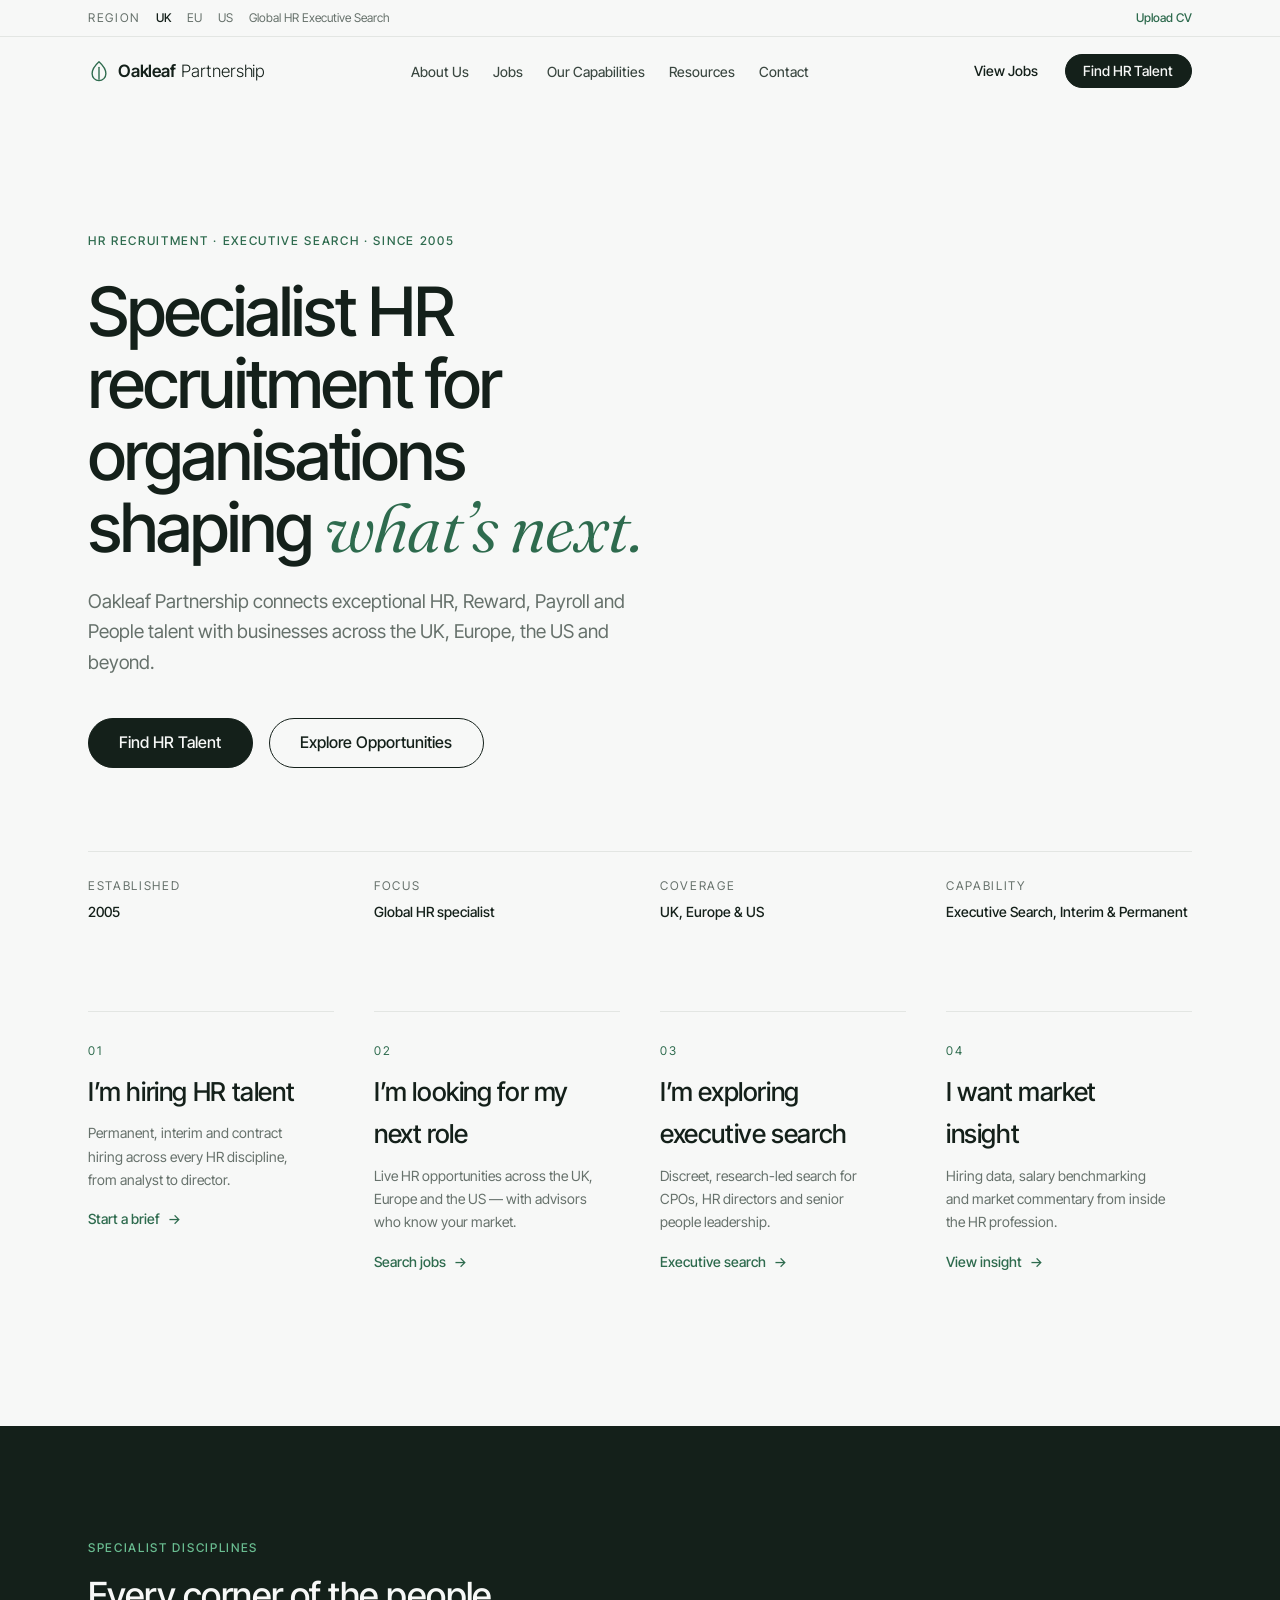
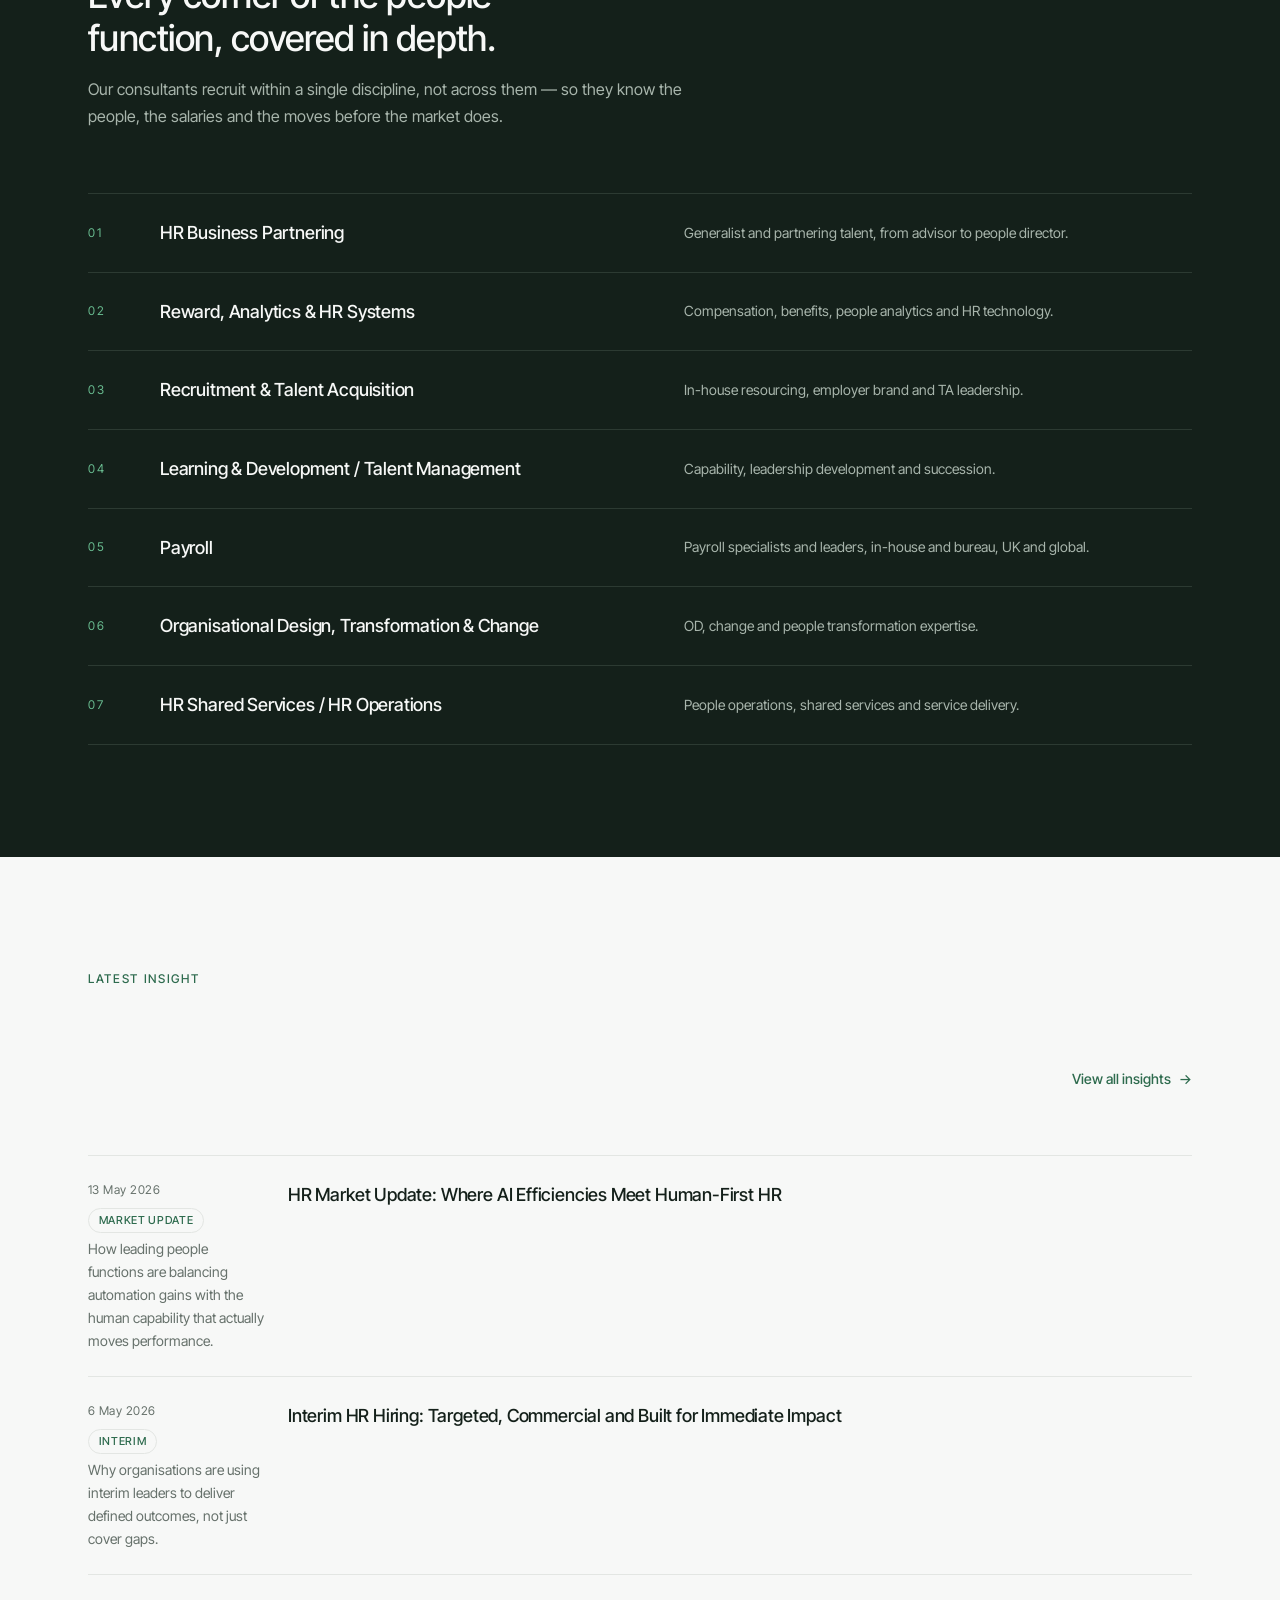
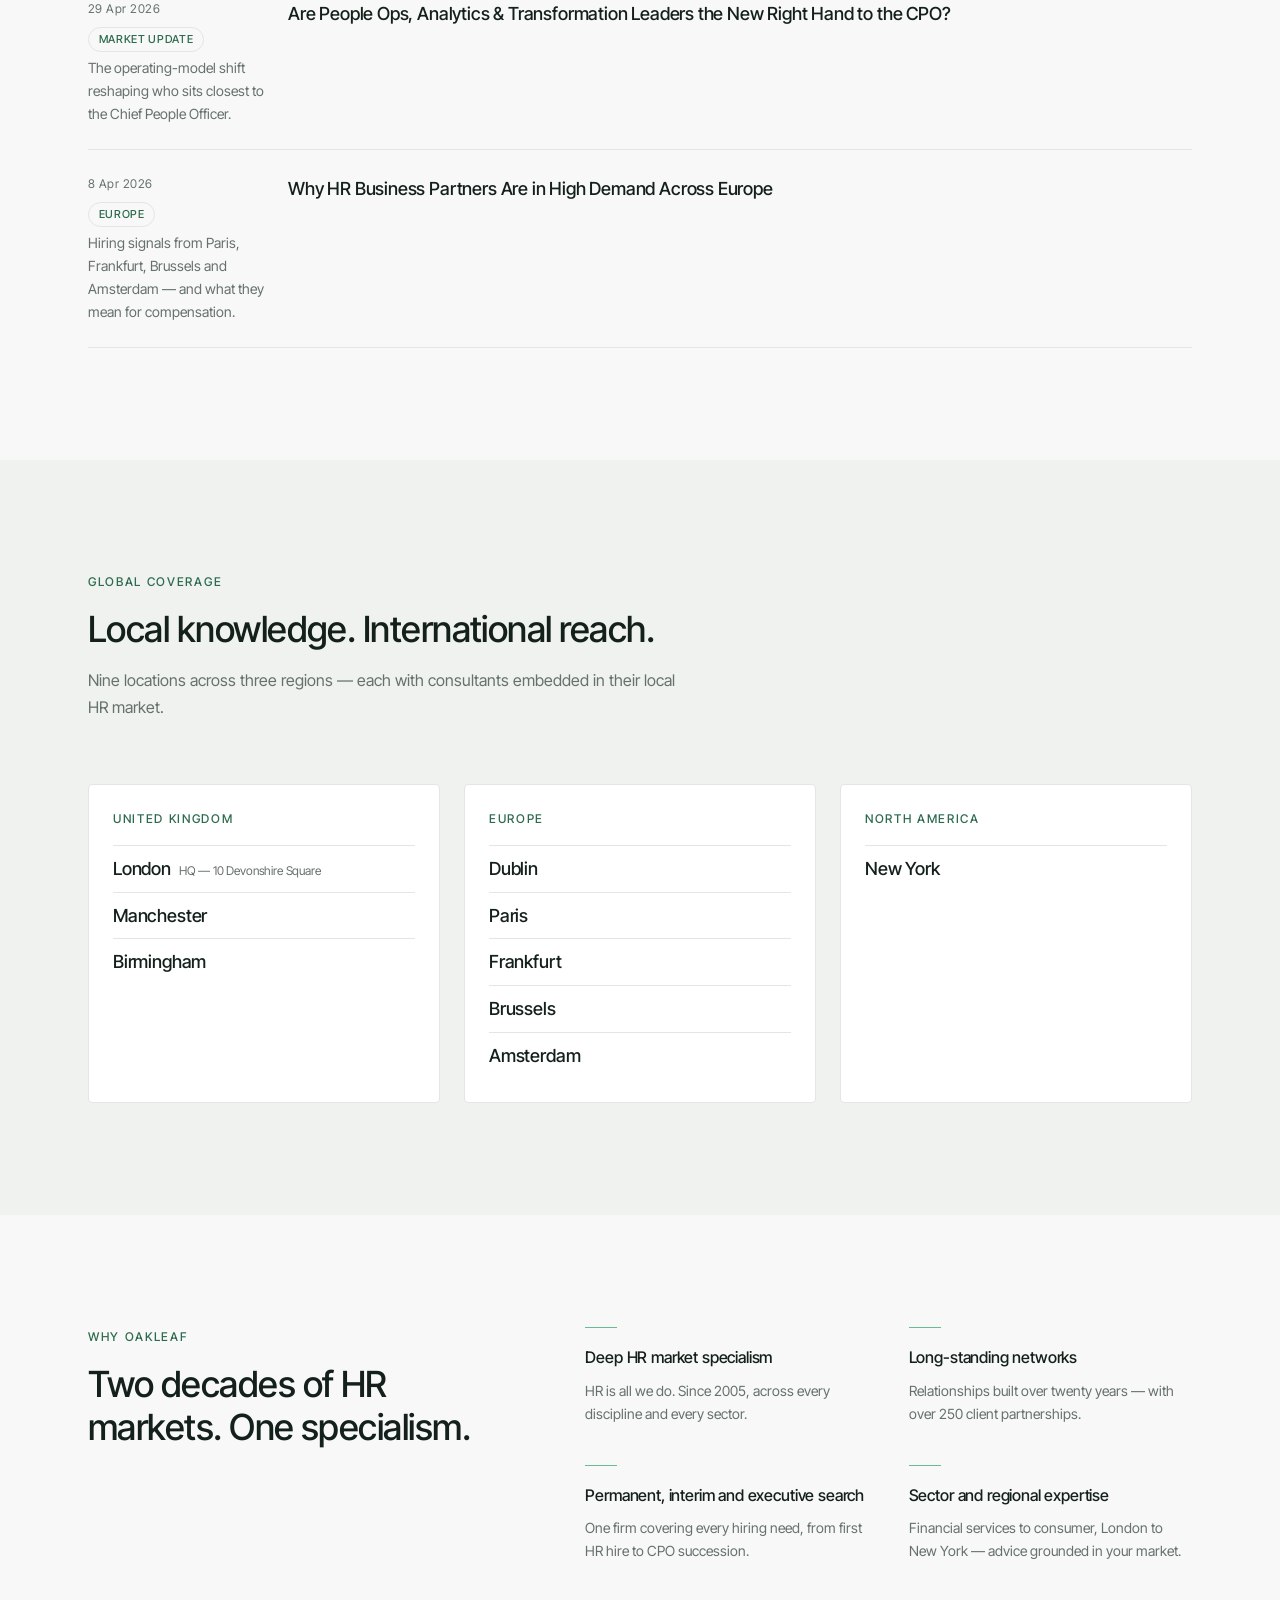
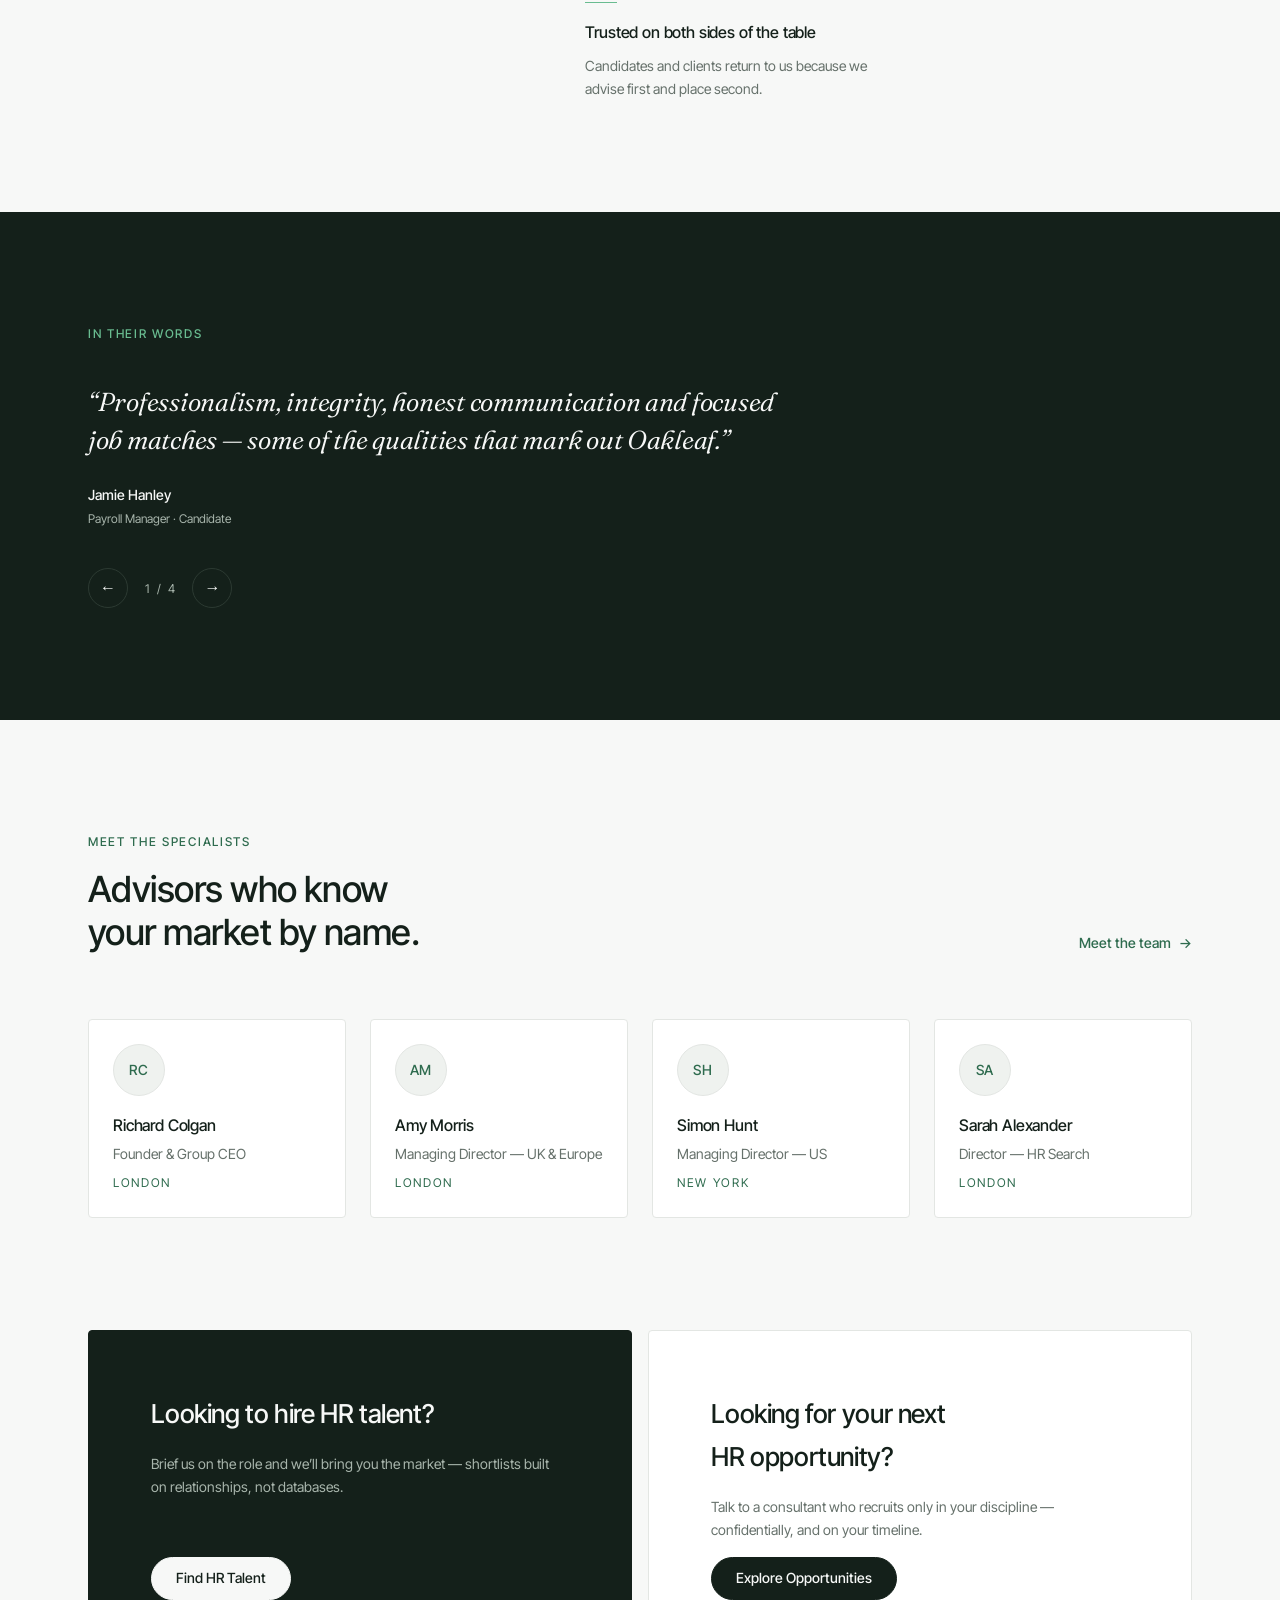
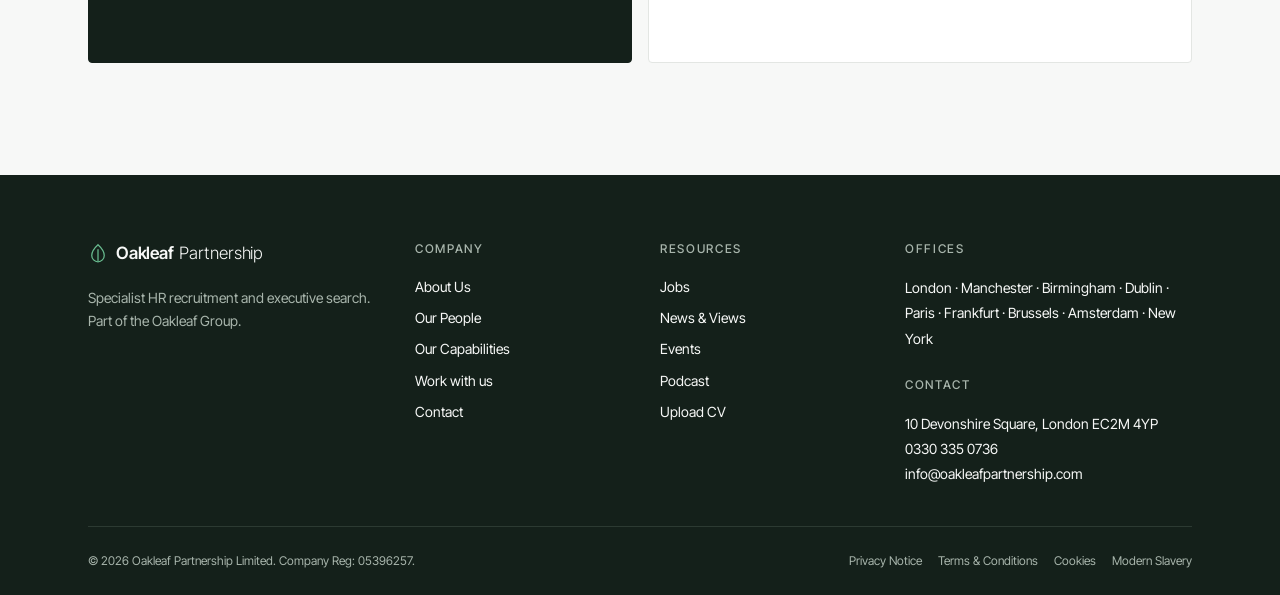
<file: oakleaf-homepage/index.html>
<!DOCTYPE html>
<html lang="en-GB">
<head>
  <meta charset="UTF-8">
  <meta name="viewport" content="width=device-width, initial-scale=1.0">
  <title>Oakleaf Partnership | Specialist HR Recruitment &amp; Executive Search</title>
  <meta name="description" content="Oakleaf Partnership connects exceptional HR, Reward, Payroll and People talent with businesses across the UK, Europe, the US and beyond. Executive search, interim and permanent hiring since 2005.">
  <meta name="author" content="Oakleaf Partnership">
  <meta name="robots" content="index, follow, max-snippet:-1, max-image-preview:large">

  <!-- Open Graph -->
  <meta property="og:type" content="website">
  <meta property="og:url" content="https://www.oakleafpartnership.com/">
  <meta property="og:title" content="Oakleaf Partnership | Specialist HR Recruitment & Executive Search">
  <meta property="og:description" content="Specialist HR recruitment for organisations shaping what's next. Executive search, interim and permanent hiring across the UK, Europe and the US.">
  <meta property="og:site_name" content="Oakleaf Partnership">
  <meta property="og:locale" content="en_GB">

  <!-- Twitter -->
  <meta name="twitter:card" content="summary_large_image">
  <meta name="twitter:title" content="Oakleaf Partnership | Specialist HR Recruitment & Executive Search">
  <meta name="twitter:description" content="Specialist HR recruitment for organisations shaping what's next. UK, Europe and US coverage since 2005.">

  <link rel="canonical" href="https://www.oakleafpartnership.com/">

  <!-- Fonts: Inter Tight (primary sans) + Fraunces italic (editorial accent) -->
  <link rel="preconnect" href="https://fonts.googleapis.com">
  <link rel="preconnect" href="https://fonts.gstatic.com" crossorigin>
  <link rel="stylesheet" href="https://fonts.googleapis.com/css2?family=Inter+Tight:wght@300;400;500;600&family=Fraunces:ital,opsz,wght@1,9..144,300;1,9..144,400&display=swap">

  <link rel="stylesheet" href="css/styles.css">

  <script type="application/ld+json">
  {
    "@context": "https://schema.org",
    "@graph": [
      {
        "@type": "Organization",
        "@id": "https://www.oakleafpartnership.com/#organization",
        "name": "Oakleaf Partnership",
        "url": "https://www.oakleafpartnership.com",
        "description": "Specialist HR recruitment and executive search firm placing HR, Reward, Payroll and People talent across the UK, Europe and the US since 2005.",
        "foundingDate": "2005",
        "address": {
          "@type": "PostalAddress",
          "streetAddress": "10 Devonshire Square",
          "addressLocality": "London",
          "postalCode": "EC2M 4YP",
          "addressCountry": "GB"
        },
        "telephone": "+44-330-335-0736",
        "sameAs": ["https://www.linkedin.com/company/oakleaf-partnership"]
      },
      {
        "@type": "WebSite",
        "name": "Oakleaf Partnership",
        "url": "https://www.oakleafpartnership.com",
        "publisher": { "@id": "https://www.oakleafpartnership.com/#organization" }
      }
    ]
  }
  </script>
</head>
<body>
  <a class="skip-link" href="#main">Skip to main content</a>

  <header class="site-header" id="site-header">
    <div class="utility-bar">
      <div class="container utility-bar__inner">
        <nav class="region-nav" aria-label="Region">
          <span class="region-nav__label">Region</span>
          <ul class="region-nav__list">
            <li><a href="/" aria-current="page">UK</a></li>
            <li><a href="/eu/">EU</a></li>
            <li><a href="/us/">US</a></li>
            <li><a href="/executive-search/">Global HR Executive Search</a></li>
          </ul>
        </nav>
        <a class="utility-bar__link" href="/upload-cv/">Upload CV</a>
      </div>
    </div>

    <div class="header-bar">
      <div class="container header-bar__inner">
        <a class="brand" href="/" aria-label="Oakleaf Partnership — home">
          <svg class="brand__mark" viewBox="0 0 24 24" width="22" height="22" aria-hidden="true" focusable="false">
            <path d="M12 2C7 6.5 4.5 11 4.5 15a7.5 7.5 0 0 0 15 0c0-4-2.5-8.5-7.5-13Z" fill="none" stroke="currentColor" stroke-width="1.5"/>
            <path d="M12 8v13" fill="none" stroke="currentColor" stroke-width="1.5" stroke-linecap="round"/>
          </svg>
          <span class="brand__name">Oakleaf<em>Partnership</em></span>
        </a>

        <nav class="primary-nav" aria-label="Primary">
          <ul>
            <li><a href="/about-us/">About Us</a></li>
            <li><a href="/jobs/">Jobs</a></li>
            <li><a href="/our-capabilities/">Our Capabilities</a></li>
            <li><a href="/resources/">Resources</a></li>
            <li><a href="/contact/">Contact</a></li>
          </ul>
        </nav>

        <div class="header-actions">
          <a class="btn btn--ghost btn--sm" href="/jobs/">View Jobs</a>
          <a class="btn btn--solid btn--sm" href="/find-hr-talent/">Find HR Talent</a>
          <button class="menu-toggle" type="button" aria-expanded="false" aria-controls="mobile-menu">
            <span class="menu-toggle__label">Menu</span>
            <span class="menu-toggle__icon" aria-hidden="true"><span></span><span></span></span>
          </button>
        </div>
      </div>
    </div>

    <div class="mobile-menu" id="mobile-menu" hidden>
      <div class="mobile-menu__inner container">
        <nav aria-label="Mobile primary">
          <ul class="mobile-menu__nav">
            <li><a href="/about-us/">About Us</a></li>
            <li><a href="/jobs/">Jobs</a></li>
            <li><a href="/our-capabilities/">Our Capabilities</a></li>
            <li><a href="/resources/">Resources</a></li>
            <li><a href="/contact/">Contact</a></li>
          </ul>
        </nav>
        <div class="mobile-menu__actions">
          <a class="btn btn--solid" href="/find-hr-talent/">Find HR Talent</a>
          <a class="btn btn--outline" href="/jobs/">View Jobs</a>
          <a class="btn btn--outline" href="/upload-cv/">Upload CV</a>
        </div>
        <nav class="mobile-menu__regions" aria-label="Mobile region">
          <span class="eyebrow">Region</span>
          <ul>
            <li><a href="/" aria-current="page">UK</a></li>
            <li><a href="/eu/">EU</a></li>
            <li><a href="/us/">US</a></li>
            <li><a href="/executive-search/">Global HR Executive Search</a></li>
          </ul>
        </nav>
      </div>
    </div>
  </header>

  <main id="main">

    <!-- ============ Hero ============ -->
    <section class="hero" aria-labelledby="hero-heading">
      <div class="container">
        <p class="eyebrow reveal">HR Recruitment · Executive Search · Since 2005</p>
        <h1 class="hero__heading reveal" id="hero-heading">
          Specialist HR recruitment for organisations shaping <em>what&rsquo;s next.</em>
        </h1>
        <p class="hero__lede reveal">
          Oakleaf Partnership connects exceptional HR, Reward, Payroll and People talent
          with businesses across the UK, Europe, the US and beyond.
        </p>
        <div class="hero__actions reveal">
          <a class="btn btn--solid btn--lg" href="/find-hr-talent/">Find HR Talent</a>
          <a class="btn btn--outline btn--lg" href="/jobs/">Explore Opportunities</a>
        </div>
      </div>
      <div class="container">
        <dl class="hero__proof reveal">
          <div>
            <dt>Established</dt>
            <dd>2005</dd>
          </div>
          <div>
            <dt>Focus</dt>
            <dd>Global HR specialist</dd>
          </div>
          <div>
            <dt>Coverage</dt>
            <dd>UK, Europe &amp; US</dd>
          </div>
          <div>
            <dt>Capability</dt>
            <dd>Executive Search, Interim &amp; Permanent</dd>
          </div>
        </dl>
      </div>
    </section>

    <!-- ============ Pathways ============ -->
    <section class="pathways section" aria-labelledby="pathways-heading">
      <div class="container">
        <h2 class="visually-hidden" id="pathways-heading">How can we help?</h2>
        <ul class="pathways__list">
          <li class="pathway reveal">
            <a href="/find-hr-talent/">
              <span class="pathway__index">01</span>
              <h3 class="pathway__title">I&rsquo;m hiring HR talent</h3>
              <p class="pathway__copy">Permanent, interim and contract hiring across every HR discipline, from analyst to director.</p>
              <span class="pathway__cta">Start a brief<span class="arrow" aria-hidden="true">&rarr;</span></span>
            </a>
          </li>
          <li class="pathway reveal">
            <a href="/jobs/">
              <span class="pathway__index">02</span>
              <h3 class="pathway__title">I&rsquo;m looking for my next role</h3>
              <p class="pathway__copy">Live HR opportunities across the UK, Europe and the US — with advisors who know your market.</p>
              <span class="pathway__cta">Search jobs<span class="arrow" aria-hidden="true">&rarr;</span></span>
            </a>
          </li>
          <li class="pathway reveal">
            <a href="/executive-search/">
              <span class="pathway__index">03</span>
              <h3 class="pathway__title">I&rsquo;m exploring executive search</h3>
              <p class="pathway__copy">Discreet, research-led search for CPOs, HR directors and senior people leadership.</p>
              <span class="pathway__cta">Executive search<span class="arrow" aria-hidden="true">&rarr;</span></span>
            </a>
          </li>
          <li class="pathway reveal">
            <a href="/resources/">
              <span class="pathway__index">04</span>
              <h3 class="pathway__title">I want market insight</h3>
              <p class="pathway__copy">Hiring data, salary benchmarking and market commentary from inside the HR profession.</p>
              <span class="pathway__cta">View insight<span class="arrow" aria-hidden="true">&rarr;</span></span>
            </a>
          </li>
        </ul>
      </div>
    </section>

    <!-- ============ Disciplines (dark feature panel) ============ -->
    <section class="disciplines section section--dark" aria-labelledby="disciplines-heading">
      <div class="container">
        <div class="section-head">
          <p class="eyebrow eyebrow--light reveal">Specialist disciplines</p>
          <h2 class="section-head__title reveal" id="disciplines-heading">Every corner of the people function, covered in depth.</h2>
          <p class="section-head__copy reveal">Our consultants recruit within a single discipline, not across them — so they know the people, the salaries and the moves before the market does.</p>
        </div>
        <ol class="discipline-list">
          <li class="discipline reveal">
            <a href="/our-capabilities/hr-business-partnering/">
              <span class="discipline__index" aria-hidden="true">01</span>
              <h3 class="discipline__title">HR Business Partnering</h3>
              <p class="discipline__copy">Generalist and partnering talent, from advisor to people director.</p>
            </a>
          </li>
          <li class="discipline reveal">
            <a href="/our-capabilities/reward-analytics/">
              <span class="discipline__index" aria-hidden="true">02</span>
              <h3 class="discipline__title">Reward, Analytics &amp; HR Systems</h3>
              <p class="discipline__copy">Compensation, benefits, people analytics and HR technology.</p>
            </a>
          </li>
          <li class="discipline reveal">
            <a href="/our-capabilities/talent-acquisition/">
              <span class="discipline__index" aria-hidden="true">03</span>
              <h3 class="discipline__title">Recruitment &amp; Talent Acquisition</h3>
              <p class="discipline__copy">In-house resourcing, employer brand and TA leadership.</p>
            </a>
          </li>
          <li class="discipline reveal">
            <a href="/our-capabilities/learning-talent-management/">
              <span class="discipline__index" aria-hidden="true">04</span>
              <h3 class="discipline__title">Learning &amp; Development / Talent Management</h3>
              <p class="discipline__copy">Capability, leadership development and succession.</p>
            </a>
          </li>
          <li class="discipline reveal">
            <a href="/our-capabilities/payroll/">
              <span class="discipline__index" aria-hidden="true">05</span>
              <h3 class="discipline__title">Payroll</h3>
              <p class="discipline__copy">Payroll specialists and leaders, in-house and bureau, UK and global.</p>
            </a>
          </li>
          <li class="discipline reveal">
            <a href="/our-capabilities/transformation-change/">
              <span class="discipline__index" aria-hidden="true">06</span>
              <h3 class="discipline__title">Organisational Design, Transformation &amp; Change</h3>
              <p class="discipline__copy">OD, change and people transformation expertise.</p>
            </a>
          </li>
          <li class="discipline reveal">
            <a href="/our-capabilities/hr-operations/">
              <span class="discipline__index" aria-hidden="true">07</span>
              <h3 class="discipline__title">HR Shared Services / HR Operations</h3>
              <p class="discipline__copy">People operations, shared services and service delivery.</p>
            </a>
          </li>
        </ol>
      </div>
    </section>

    <!-- ============ Latest insight ============ -->
    <section class="insights section" aria-labelledby="insights-heading">
      <div class="container">
        <div class="section-head section-head--row">
          <div>
            <p class="eyebrow reveal">Latest insight</p>
            <h2 class="section-head__title reveal" id="insights-heading">Market intelligence from inside the HR profession.</h2>
          </div>
          <a class="text-link reveal" href="/news-views/">View all insights<span class="arrow" aria-hidden="true">&rarr;</span></a>
        </div>
        <ul class="insight-list">
          <li class="insight reveal">
            <a href="/news-views/hr-market-update-ai-efficiencies-human-first-hr/">
              <div class="insight__meta">
                <time datetime="2026-05-13">13 May 2026</time>
                <span class="insight__category">Market Update</span>
              </div>
              <h3 class="insight__title">HR Market Update: Where AI Efficiencies Meet Human-First HR</h3>
              <p class="insight__summary">How leading people functions are balancing automation gains with the human capability that actually moves performance.</p>
            </a>
          </li>
          <li class="insight reveal">
            <a href="/news-views/interim-hr-hiring-update/">
              <div class="insight__meta">
                <time datetime="2026-05-06">6 May 2026</time>
                <span class="insight__category">Interim</span>
              </div>
              <h3 class="insight__title">Interim HR Hiring: Targeted, Commercial and Built for Immediate Impact</h3>
              <p class="insight__summary">Why organisations are using interim leaders to deliver defined outcomes, not just cover gaps.</p>
            </a>
          </li>
          <li class="insight reveal">
            <a href="/news-views/people-ops-analytics-transformation-leaders/">
              <div class="insight__meta">
                <time datetime="2026-04-29">29 Apr 2026</time>
                <span class="insight__category">Market Update</span>
              </div>
              <h3 class="insight__title">Are People Ops, Analytics &amp; Transformation Leaders the New Right Hand to the CPO?</h3>
              <p class="insight__summary">The operating-model shift reshaping who sits closest to the Chief People Officer.</p>
            </a>
          </li>
          <li class="insight reveal">
            <a href="/news-views/hr-business-partners-demand-europe/">
              <div class="insight__meta">
                <time datetime="2026-04-08">8 Apr 2026</time>
                <span class="insight__category">Europe</span>
              </div>
              <h3 class="insight__title">Why HR Business Partners Are in High Demand Across Europe</h3>
              <p class="insight__summary">Hiring signals from Paris, Frankfurt, Brussels and Amsterdam — and what they mean for compensation.</p>
            </a>
          </li>
        </ul>
      </div>
    </section>

    <!-- ============ Global coverage ============ -->
    <section class="coverage section section--tinted" aria-labelledby="coverage-heading">
      <div class="container">
        <div class="section-head">
          <p class="eyebrow reveal">Global coverage</p>
          <h2 class="section-head__title reveal" id="coverage-heading">Local knowledge. International reach.</h2>
          <p class="section-head__copy reveal">Nine locations across three regions — each with consultants embedded in their local HR market.</p>
        </div>
        <div class="coverage__grid">
          <article class="region-card reveal">
            <h3 class="region-card__region">United Kingdom</h3>
            <ul class="region-card__cities">
              <li>London <span class="region-card__note">HQ — 10 Devonshire Square</span></li>
              <li>Manchester</li>
              <li>Birmingham</li>
            </ul>
          </article>
          <article class="region-card reveal">
            <h3 class="region-card__region">Europe</h3>
            <ul class="region-card__cities">
              <li>Dublin</li>
              <li>Paris</li>
              <li>Frankfurt</li>
              <li>Brussels</li>
              <li>Amsterdam</li>
            </ul>
          </article>
          <article class="region-card reveal">
            <h3 class="region-card__region">North America</h3>
            <ul class="region-card__cities">
              <li>New York</li>
            </ul>
          </article>
        </div>
      </div>
    </section>

    <!-- ============ Credibility ============ -->
    <section class="credibility section" aria-labelledby="credibility-heading">
      <div class="container credibility__inner">
        <div class="section-head">
          <p class="eyebrow reveal">Why Oakleaf</p>
          <h2 class="section-head__title reveal" id="credibility-heading">Two decades of HR markets. One specialism.</h2>
        </div>
        <ul class="credibility__list">
          <li class="reveal">
            <h3>Deep HR market specialism</h3>
            <p>HR is all we do. Since 2005, across every discipline and every sector.</p>
          </li>
          <li class="reveal">
            <h3>Long-standing networks</h3>
            <p>Relationships built over twenty years — with over 250 client partnerships.</p>
          </li>
          <li class="reveal">
            <h3>Permanent, interim and executive search</h3>
            <p>One firm covering every hiring need, from first HR hire to CPO succession.</p>
          </li>
          <li class="reveal">
            <h3>Sector and regional expertise</h3>
            <p>Financial services to consumer, London to New York — advice grounded in your market.</p>
          </li>
          <li class="reveal">
            <h3>Trusted on both sides of the table</h3>
            <p>Candidates and clients return to us because we advise first and place second.</p>
          </li>
        </ul>
      </div>
    </section>

    <!-- ============ Testimonials ============ -->
    <section class="testimonials section section--dark" aria-labelledby="testimonials-heading">
      <div class="container">
        <p class="eyebrow eyebrow--light reveal">In their words</p>
        <h2 class="visually-hidden" id="testimonials-heading">Testimonials</h2>

        <div class="carousel reveal" data-carousel>
          <div class="carousel__viewport" aria-live="polite">
            <figure class="carousel__slide is-active">
              <blockquote>
                <p>&ldquo;Professionalism, integrity, honest communication and focused job matches — some of the qualities that mark out Oakleaf.&rdquo;</p>
              </blockquote>
              <figcaption>
                <span class="carousel__name">Jamie Hanley</span>
                <span class="carousel__role">Payroll Manager · Candidate</span>
              </figcaption>
            </figure>
            <figure class="carousel__slide">
              <blockquote>
                <p>&ldquo;First-class communication, support and transparency. I would highly recommend.&rdquo;</p>
              </blockquote>
              <figcaption>
                <span class="carousel__name">Rick Holt</span>
                <span class="carousel__role">Chief Human Resources Officer · Client</span>
              </figcaption>
            </figure>
            <figure class="carousel__slide">
              <blockquote>
                <p>&ldquo;Recruiters who are passionate, knowledgeable and genuinely invested in helping people succeed. I highly recommend connecting.&rdquo;</p>
              </blockquote>
              <figcaption>
                <span class="carousel__name">Gloria Ndegwa</span>
                <span class="carousel__role">Senior Payroll &amp; Benefits Specialist · Candidate</span>
              </figcaption>
            </figure>
            <figure class="carousel__slide">
              <blockquote>
                <p>&ldquo;Oakleaf: the most incredible place and people. The event has truly changed my life.&rdquo;</p>
              </blockquote>
              <figcaption>
                <span class="carousel__name">Prerna Prajapat</span>
                <span class="carousel__role">Reward Analyst · Candidate</span>
              </figcaption>
            </figure>
          </div>
          <div class="carousel__controls">
            <button type="button" class="carousel__btn" data-carousel-prev aria-label="Previous testimonial">&larr;</button>
            <span class="carousel__count" data-carousel-count>1 / 4</span>
            <button type="button" class="carousel__btn" data-carousel-next aria-label="Next testimonial">&rarr;</button>
          </div>
        </div>
      </div>
    </section>

    <!-- ============ Team preview ============ -->
    <section class="team section" aria-labelledby="team-heading">
      <div class="container">
        <div class="section-head section-head--row">
          <div>
            <p class="eyebrow reveal">Meet the specialists</p>
            <h2 class="section-head__title reveal" id="team-heading">Advisors who know your market by name.</h2>
          </div>
          <a class="text-link reveal" href="/our-people/">Meet the team<span class="arrow" aria-hidden="true">&rarr;</span></a>
        </div>
        <ul class="team__grid">
          <li class="person reveal">
            <a href="/our-people/richard-colgan/">
              <span class="person__avatar" aria-hidden="true">RC</span>
              <h3 class="person__name">Richard Colgan</h3>
              <p class="person__role">Founder &amp; Group CEO</p>
              <p class="person__base">London</p>
            </a>
          </li>
          <li class="person reveal">
            <a href="/our-people/amy-morris/">
              <span class="person__avatar" aria-hidden="true">AM</span>
              <h3 class="person__name">Amy Morris</h3>
              <p class="person__role">Managing Director — UK &amp; Europe</p>
              <p class="person__base">London</p>
            </a>
          </li>
          <li class="person reveal">
            <a href="/our-people/simon-hunt/">
              <span class="person__avatar" aria-hidden="true">SH</span>
              <h3 class="person__name">Simon Hunt</h3>
              <p class="person__role">Managing Director — US</p>
              <p class="person__base">New York</p>
            </a>
          </li>
          <li class="person reveal">
            <a href="/our-people/sarah-alexander/">
              <span class="person__avatar" aria-hidden="true">SA</span>
              <h3 class="person__name">Sarah Alexander</h3>
              <p class="person__role">Director — HR Search</p>
              <p class="person__base">London</p>
            </a>
          </li>
        </ul>
      </div>
    </section>

    <!-- ============ Final CTA ============ -->
    <section class="final-cta section" aria-labelledby="final-cta-heading">
      <div class="container">
        <h2 class="visually-hidden" id="final-cta-heading">Work with Oakleaf</h2>
        <div class="final-cta__split">
          <div class="final-cta__panel final-cta__panel--dark reveal">
            <h3>Looking to hire HR talent?</h3>
            <p>Brief us on the role and we&rsquo;ll bring you the market — shortlists built on relationships, not databases.</p>
            <a class="btn btn--light" href="/find-hr-talent/">Find HR Talent</a>
          </div>
          <div class="final-cta__panel reveal">
            <h3>Looking for your next HR opportunity?</h3>
            <p>Talk to a consultant who recruits only in your discipline — confidentially, and on your timeline.</p>
            <a class="btn btn--solid" href="/jobs/">Explore Opportunities</a>
          </div>
        </div>
      </div>
    </section>

  </main>

  <footer class="site-footer">
    <div class="container">
      <div class="site-footer__top">
        <div class="site-footer__brand">
          <a class="brand brand--footer" href="/" aria-label="Oakleaf Partnership — home">
            <svg class="brand__mark" viewBox="0 0 24 24" width="20" height="20" aria-hidden="true" focusable="false">
              <path d="M12 2C7 6.5 4.5 11 4.5 15a7.5 7.5 0 0 0 15 0c0-4-2.5-8.5-7.5-13Z" fill="none" stroke="currentColor" stroke-width="1.5"/>
              <path d="M12 8v13" fill="none" stroke="currentColor" stroke-width="1.5" stroke-linecap="round"/>
            </svg>
            <span class="brand__name">Oakleaf<em>Partnership</em></span>
          </a>
          <p class="site-footer__strap">Specialist HR recruitment and executive search. Part of the Oakleaf Group.</p>
        </div>

        <nav class="site-footer__col" aria-label="Footer — company">
          <h3>Company</h3>
          <ul>
            <li><a href="/about-us/">About Us</a></li>
            <li><a href="/our-people/">Our People</a></li>
            <li><a href="/our-capabilities/">Our Capabilities</a></li>
            <li><a href="/work-with-us/">Work with us</a></li>
            <li><a href="/contact/">Contact</a></li>
          </ul>
        </nav>

        <nav class="site-footer__col" aria-label="Footer — resources">
          <h3>Resources</h3>
          <ul>
            <li><a href="/jobs/">Jobs</a></li>
            <li><a href="/news-views/">News &amp; Views</a></li>
            <li><a href="/events/">Events</a></li>
            <li><a href="/podcast/">Podcast</a></li>
            <li><a href="/upload-cv/">Upload CV</a></li>
          </ul>
        </nav>

        <div class="site-footer__col">
          <h3>Offices</h3>
          <p class="site-footer__offices">London · Manchester · Birmingham · Dublin · Paris · Frankfurt · Brussels · Amsterdam · New York</p>
          <h3>Contact</h3>
          <address>
            10 Devonshire Square, London EC2M 4YP<br>
            <a href="tel:+443303350736">0330 335 0736</a><br>
            <a href="mailto:info@oakleafpartnership.com">info@oakleafpartnership.com</a>
          </address>
        </div>
      </div>

      <div class="site-footer__legal">
        <p>&copy; <span data-year>2026</span> Oakleaf Partnership Limited. Company Reg: 05396257.</p>
        <ul>
          <li><a href="/privacy-notice/">Privacy Notice</a></li>
          <li><a href="/terms-and-conditions/">Terms &amp; Conditions</a></li>
          <li><a href="/cookies/">Cookies</a></li>
          <li><a href="/modern-slavery/">Modern Slavery</a></li>
        </ul>
      </div>
    </div>
  </footer>

  <script src="js/main.js" defer></script>
</body>
</html>
</file>
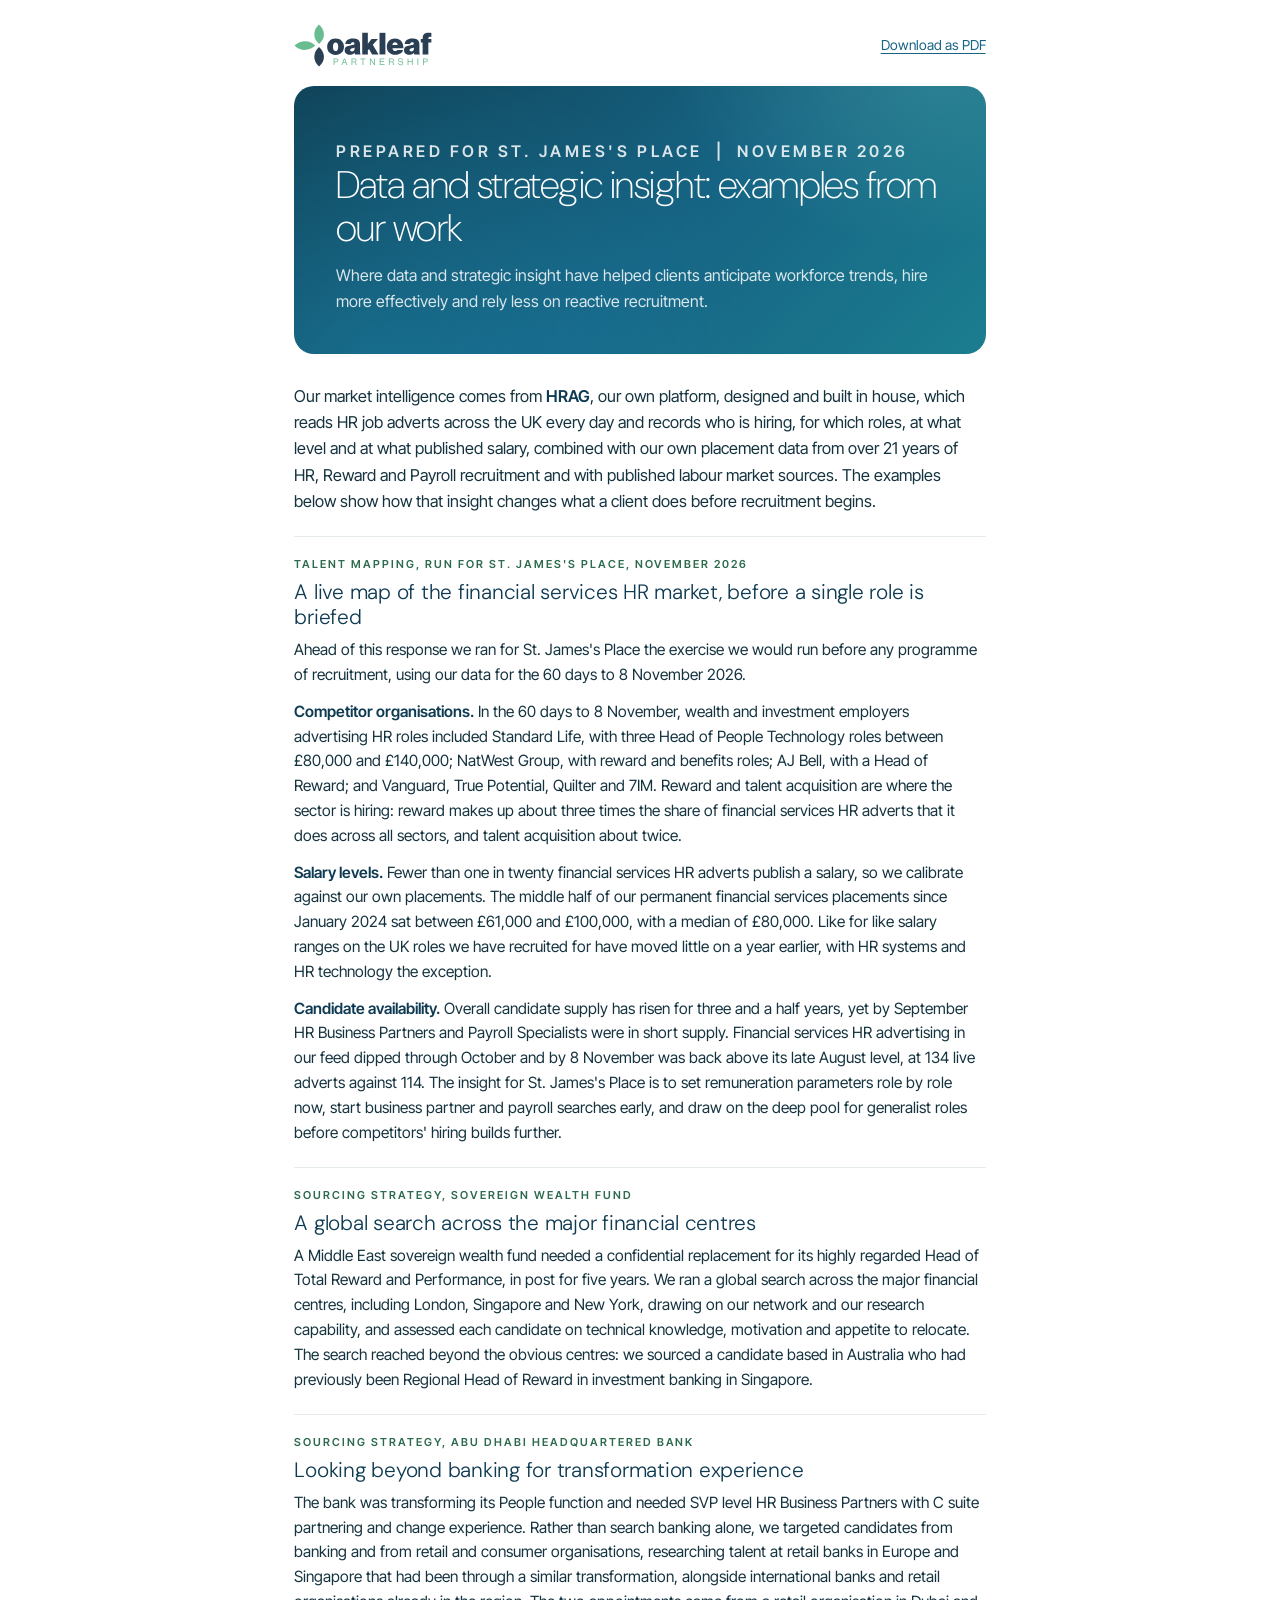
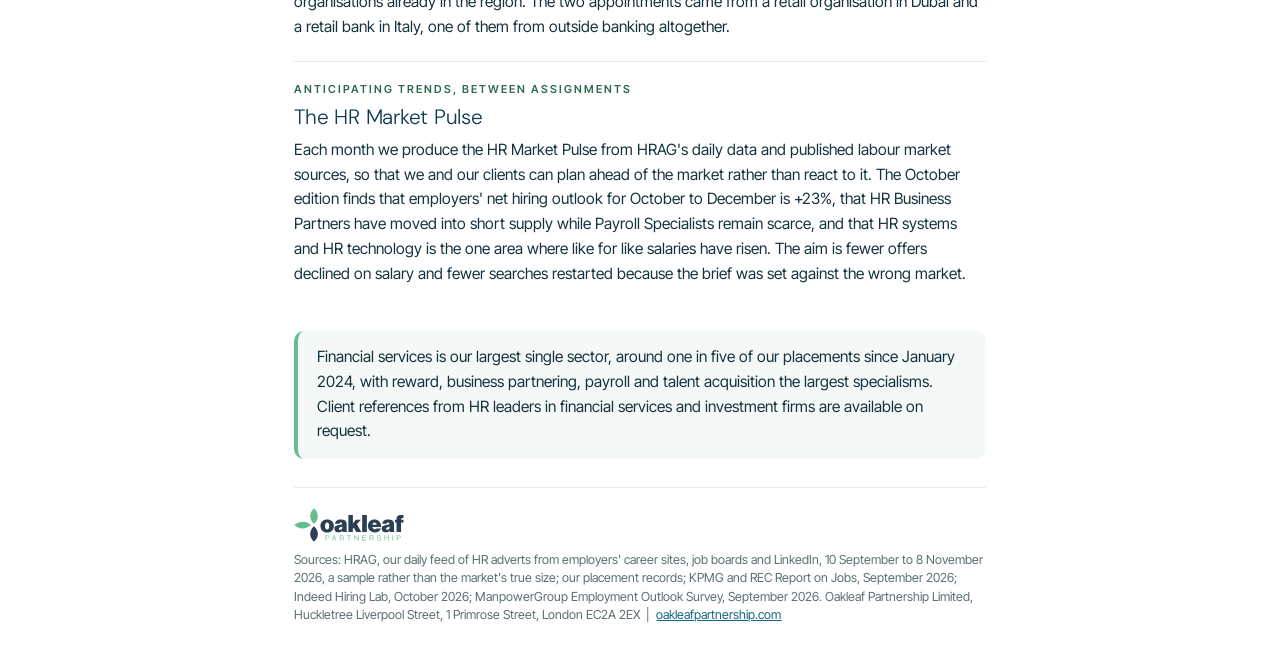
<file: sjp/index.html>
<!DOCTYPE html>
<html lang="en-GB">
<head>
  <meta charset="UTF-8">
  <meta name="viewport" content="width=device-width, initial-scale=1.0">
  <meta name="robots" content="noindex, nofollow">
  <title>Data and Strategic Insight | Oakleaf Partnership</title>
  <meta name="description" content="Examples of where data and strategic insight have helped our clients anticipate workforce trends, hire more effectively and rely less on reactive recruitment.">
  <link rel="icon" type="image/png" sizes="32x32" href="/assets/favicon-32.png">
  <link rel="preconnect" href="https://fonts.googleapis.com">
  <link rel="preconnect" href="https://fonts.gstatic.com" crossorigin>
  <link href="https://fonts.googleapis.com/css2?family=Inter+Tight:wght@300;400;500;600;700&family=DM+Sans:opsz,wght@9..40,200..700&display=swap" rel="stylesheet">
  <style>
    :root {
      --green: #69bc90; --green-ink: #2e6b4e; --mint: #a1fed0; --teal: #26b2df;
      --petrol: #166484; --navy: #0e3a52; --ink: #15333f; --muted: #5a6f72;
      --tint: #f4f8f6; --line: #e6ece9;
      --font: "Inter Tight", "Helvetica Neue", Arial, sans-serif;
      --font-display: "DM Sans", "Helvetica Neue", Arial, sans-serif;
    }
    *, *::before, *::after { box-sizing: border-box; }
    html { -webkit-print-color-adjust: exact; print-color-adjust: exact; }
    body { margin: 0; font-family: var(--font); color: var(--ink); background: #fff; line-height: 1.6; font-size: 15.5px; }
    .wrap { max-width: 46rem; margin: 0 auto; padding: 0 1.4rem; }
    .site-head { padding: 1.5rem 0 1.2rem; display: flex; align-items: center; justify-content: space-between; gap: 1rem; }
    .site-head img { width: 138px; display: block; }
    .site-head .dl { font-size: 0.86rem; color: var(--petrol); text-decoration: underline; text-underline-offset: 3px; }
    .hero {
      background-color: var(--navy);
      background-image:
        radial-gradient(420px 300px at 92% -10%, rgba(161, 254, 208, 0.16), transparent 62%),
        radial-gradient(620px 480px at 10% 100%, rgba(38, 178, 223, 0.22), transparent 62%),
        linear-gradient(135deg, #0f4257 0%, #166484 55%, #1b7d8f 100%);
      border-radius: 20px; padding: clamp(1.7rem, 4vw, 2.5rem) clamp(1.6rem, 4vw, 2.6rem);
      margin-bottom: 1.8rem;
    }
    .eyebrow { font-size: 11px; font-weight: 600; letter-spacing: 0.22em; text-transform: uppercase; color: var(--mint); margin: 0 0 0.6rem; }
    h1 { font-family: var(--font-display); font-weight: 200; letter-spacing: -0.015em; color: #fff; font-size: clamp(1.7rem, 4vw, 2.4rem); line-height: 1.12; margin: 0; }
    .hero p { color: rgba(255,255,255,0.84); margin: 0.8rem 0 0; font-size: 1rem; max-width: 38rem; }
    .intro { font-size: 1.02rem; color: var(--ink); margin: 0 0 1.4rem; }
    .ex { border-top: 1px solid var(--line); padding: 1.2rem 0 0.6rem; }
    .ex .tag { font-size: 11px; font-weight: 600; letter-spacing: 0.18em; text-transform: uppercase; color: var(--green-ink); margin: 0 0 0.3rem; }
    h2 { font-family: var(--font-display); font-weight: 300; letter-spacing: -0.012em; color: var(--navy); font-size: 1.3rem; line-height: 1.22; margin: 0 0 0.55rem; }
    p { margin: 0 0 0.75rem; }
    p b { font-weight: 600; color: var(--navy); }
    .card { background: var(--tint); border-left: 4px solid var(--green); border-radius: 10px; padding: 0.9rem 1.15rem; margin: 1.4rem 0 0; }
    .card p { margin: 0; }
    .site-foot { border-top: 1px solid var(--line); margin-top: 1.8rem; padding: 1.2rem 0 2rem; }
    .site-foot img { width: 110px; display: block; margin-bottom: 0.6rem; }
    .site-foot p { font-size: 0.78rem; color: var(--muted); margin: 0 0 0.3rem; line-height: 1.45; }
    a { color: var(--petrol); }
    @media print {
      @page { size: A4 portrait; margin: 9mm 12mm 9mm; }
      body { font-size: 8.8pt; line-height: 1.36; }
      .wrap { max-width: none; padding: 0; }
      .site-head { padding: 0 0 3.5mm; }
      .site-head img { width: 30mm; }
      .site-head .dl { display: none; }
      .hero { border-radius: 3.5mm; padding: 3.6mm 6mm; margin-bottom: 2.6mm; }
      h1 { font-size: 15pt; }
      .hero p { font-size: 8.8pt; margin-top: 1.2mm; }
      .intro { font-size: 9pt; margin-bottom: 1.8mm; }
      .ex { padding: 1.8mm 0 0.5mm; }
      .ex .tag { font-size: 6.6pt; margin-bottom: 0.5mm; }
      h2 { font-size: 11.5pt; margin-bottom: 1.2mm; }
      p { margin-bottom: 1.4mm; }
      .card { padding: 2.2mm 3.2mm; margin-top: 2mm; border-radius: 2.5mm; }
      .site-foot { margin-top: 1.6mm; padding: 1mm 0 0; }
      .site-foot img { display: none; }
      .site-foot p { font-size: 6.6pt; margin-bottom: 0.6mm; }
      a { text-decoration: none; color: inherit; }
    }
  </style>
</head>
<body>
  <div class="wrap">
    <header class="site-head">
      <a href="https://www.oakleafpartnership.com"><img src="/assets/oakleaf-partnership.svg" alt="Oakleaf Partnership"></a>
      <a class="dl" href="/sjp/Oakleaf-Partnership-Data-and-Strategic-Insight.pdf">Download as PDF</a>
    </header>

    <section class="hero">
      <p class="eyebrow">Prepared for St. James's Place &nbsp;|&nbsp; November 2026</p>
      <h1>Data and strategic insight: examples from our work</h1>
      <p>Where data and strategic insight have helped clients anticipate workforce trends, hire more effectively and rely less on reactive recruitment.</p>
    </section>

    <main>
      <p class="intro">Our market intelligence comes from <b>HRAG</b>, our own platform, designed and built in house, which reads HR job adverts across the UK every day and records who is hiring, for which roles, at what level and at what published salary, combined with our own placement data from over 21 years of HR, Reward and Payroll recruitment and with published labour market sources. The examples below show how that insight changes what a client does before recruitment begins.</p>

      <div class="ex">
        <p class="tag">Talent mapping, run for St. James's Place, November 2026</p>
        <h2>A live map of the financial services HR market, before a single role is briefed</h2>
        <p>Ahead of this response we ran for St. James's Place the exercise we would run before any programme of recruitment, using our data for the 60 days to 8 November 2026.</p>
        <p><b>Competitor organisations.</b> In the 60 days to 8 November, wealth and investment employers advertising HR roles included Standard Life, with three Head of People Technology roles between £80,000 and £140,000; NatWest Group, with reward and benefits roles; AJ Bell, with a Head of Reward; and Vanguard, True Potential, Quilter and 7IM. Reward and talent acquisition are where the sector is hiring: reward makes up about three times the share of financial services HR adverts that it does across all sectors, and talent acquisition about twice.</p>
        <p><b>Salary levels.</b> Fewer than one in twenty financial services HR adverts publish a salary, so we calibrate against our own placements. The middle half of our permanent financial services placements since January 2024 sat between £61,000 and £100,000, with a median of £80,000. Like for like salary ranges on the UK roles we have recruited for have moved little on a year earlier, with HR systems and HR technology the exception.</p>
        <p><b>Candidate availability.</b> Overall candidate supply has risen for three and a half years, yet by September HR Business Partners and Payroll Specialists were in short supply. Financial services HR advertising in our feed dipped through October and by 8 November was back above its late August level, at 134 live adverts against 114. The insight for St. James's Place is to set remuneration parameters role by role now, start business partner and payroll searches early, and draw on the deep pool for generalist roles before competitors' hiring builds further.</p>
      </div>

      <div class="ex">
        <p class="tag">Sourcing strategy, sovereign wealth fund</p>
        <h2>A global search across the major financial centres</h2>
        <p>A Middle East sovereign wealth fund needed a confidential replacement for its highly regarded Head of Total Reward and Performance, in post for five years. We ran a global search across the major financial centres, including London, Singapore and New York, drawing on our network and our research capability, and assessed each candidate on technical knowledge, motivation and appetite to relocate. The search reached beyond the obvious centres: we sourced a candidate based in Australia who had previously been Regional Head of Reward in investment banking in Singapore.</p>
      </div>

      <div class="ex">
        <p class="tag">Sourcing strategy, Abu Dhabi headquartered bank</p>
        <h2>Looking beyond banking for transformation experience</h2>
        <p>The bank was transforming its People function and needed SVP level HR Business Partners with C suite partnering and change experience. Rather than search banking alone, we targeted candidates from banking and from retail and consumer organisations, researching talent at retail banks in Europe and Singapore that had been through a similar transformation, alongside international banks and retail organisations already in the region. The two appointments came from a retail organisation in Dubai and a retail bank in Italy, one of them from outside banking altogether.</p>
      </div>

      <div class="ex">
        <p class="tag">Anticipating trends, between assignments</p>
        <h2>The HR Market Pulse</h2>
        <p>Each month we produce the HR Market Pulse from HRAG's daily data and published labour market sources, so that we and our clients can plan ahead of the market rather than react to it. The October edition finds that employers' net hiring outlook for October to December is +23%, that HR Business Partners have moved into short supply while Payroll Specialists remain scarce, and that HR systems and HR technology is the one area where like for like salaries have risen. The aim is fewer offers declined on salary and fewer searches restarted because the brief was set against the wrong market.</p>
      </div>

      <div class="card">
        <p>Financial services is our largest single sector, around one in five of our placements since January 2024, with reward, business partnering, payroll and talent acquisition the largest specialisms. Client references from HR leaders in financial services and investment firms are available on request.</p>
      </div>
    </main>

    <footer class="site-foot">
      <img src="/assets/oakleaf-partnership.svg" alt="Oakleaf Partnership">
      <p>Sources: HRAG, our daily feed of HR adverts from employers' career sites, job boards and LinkedIn, 10 September to 8 November 2026, a sample rather than the market's true size; our placement records; KPMG and REC Report on Jobs, September 2026; Indeed Hiring Lab, October 2026; ManpowerGroup Employment Outlook Survey, September 2026. Oakleaf Partnership Limited, Huckletree Liverpool Street, 1 Primrose Street, London EC2A 2EX &nbsp;|&nbsp; <a href="https://www.oakleafpartnership.com">oakleafpartnership.com</a></p>
    </footer>
  </div>
</body>
</html>
</file>
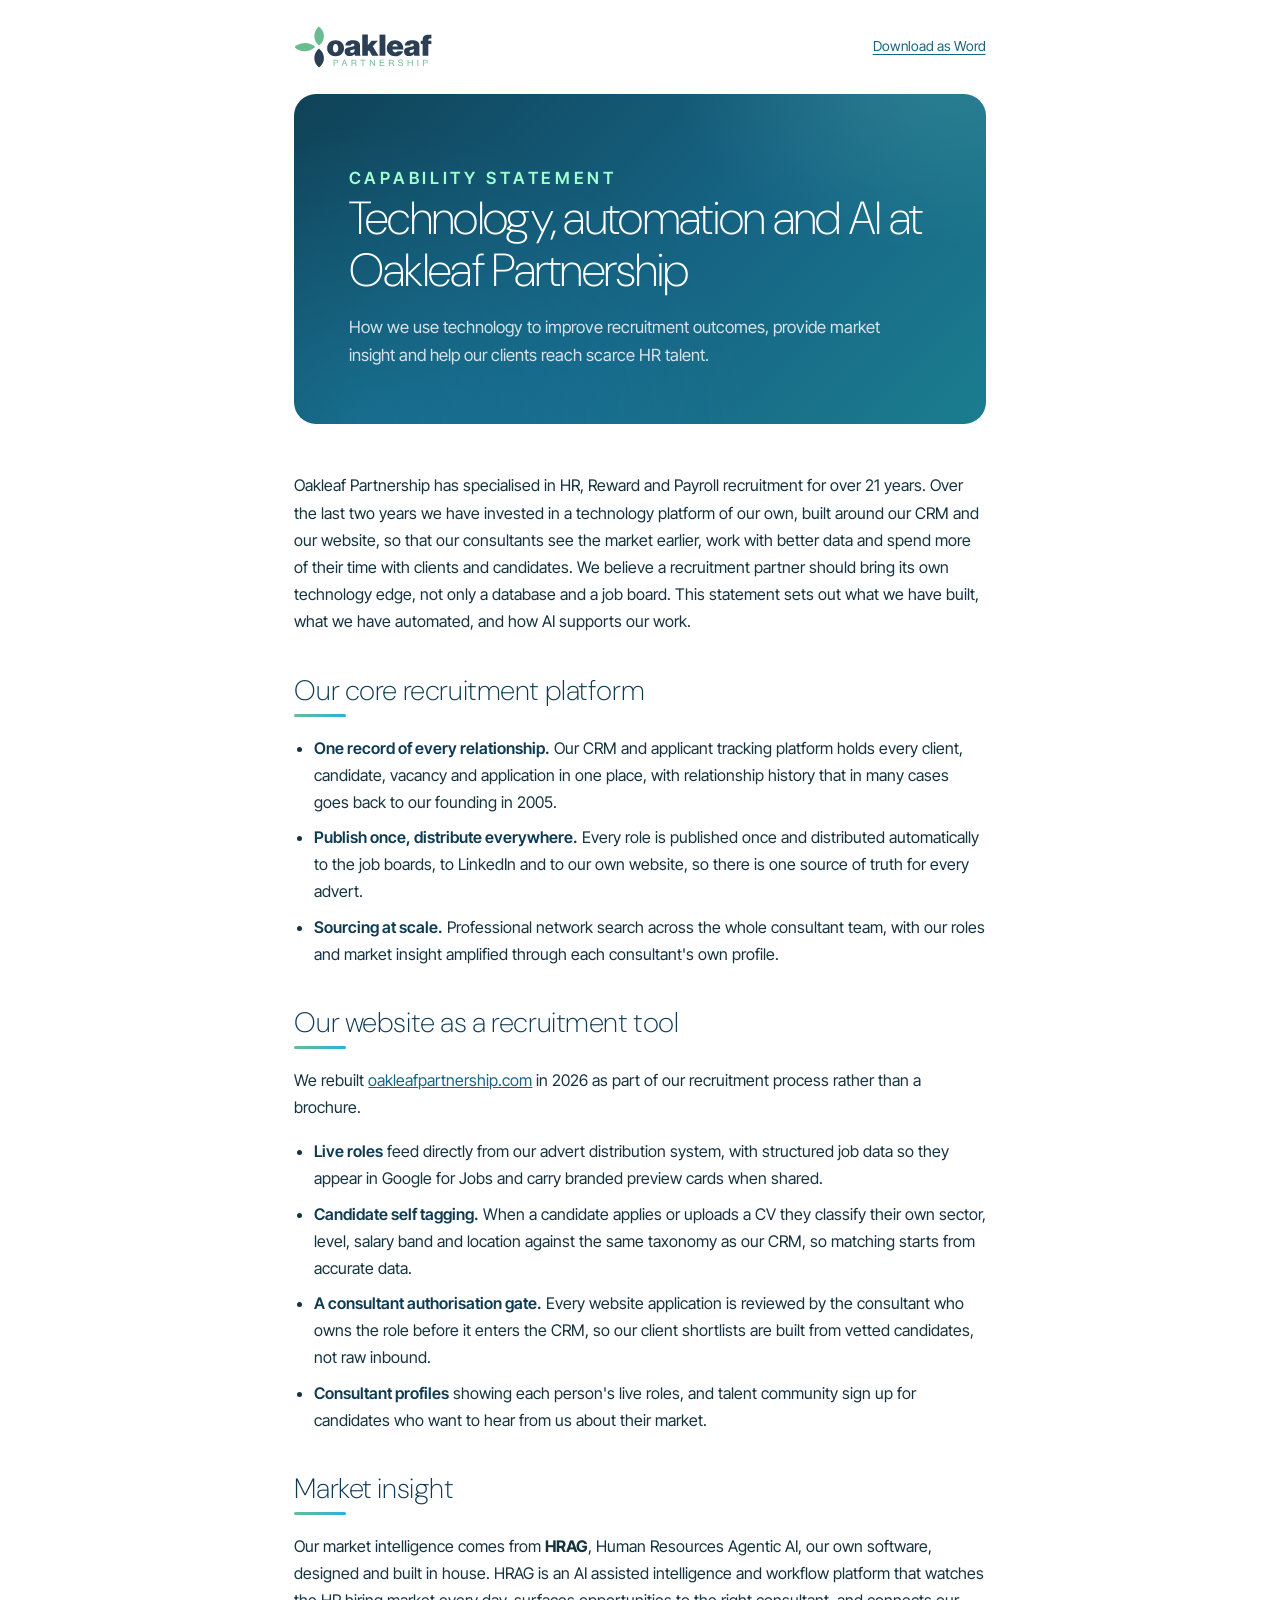
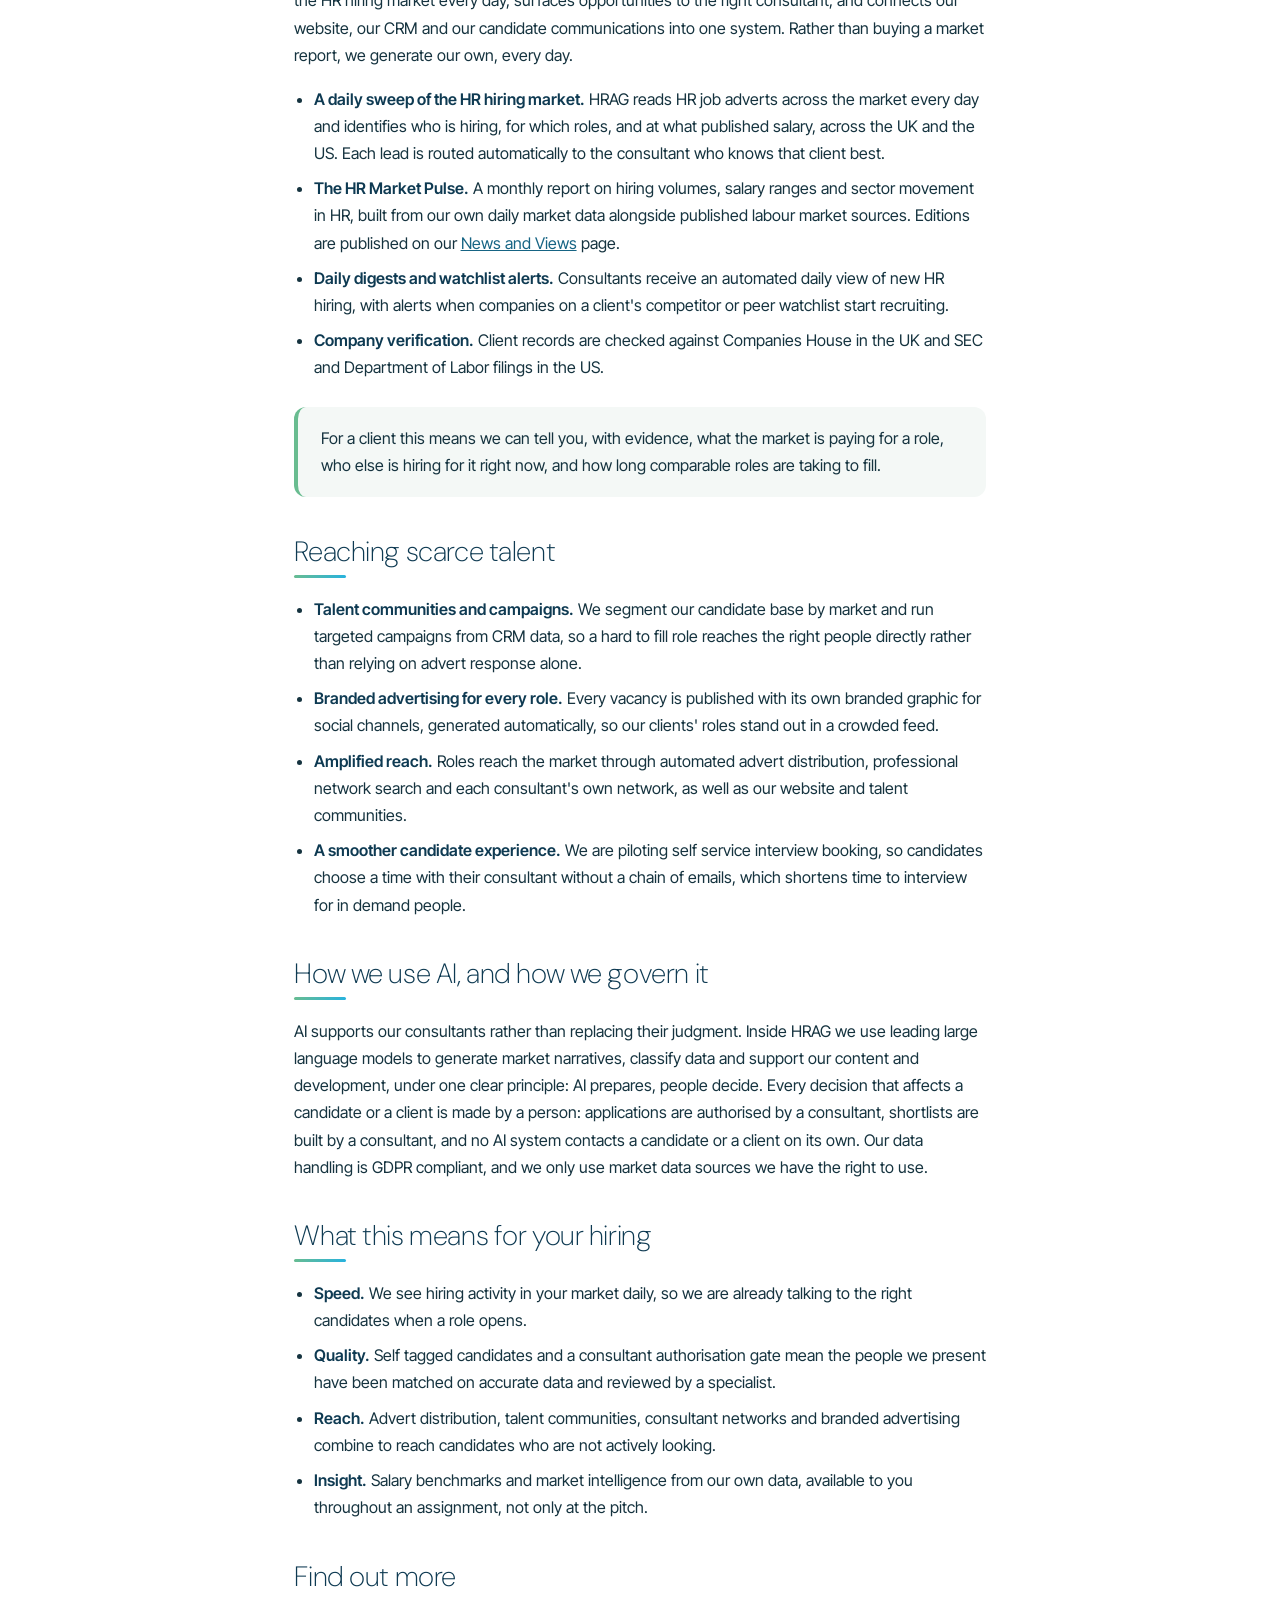
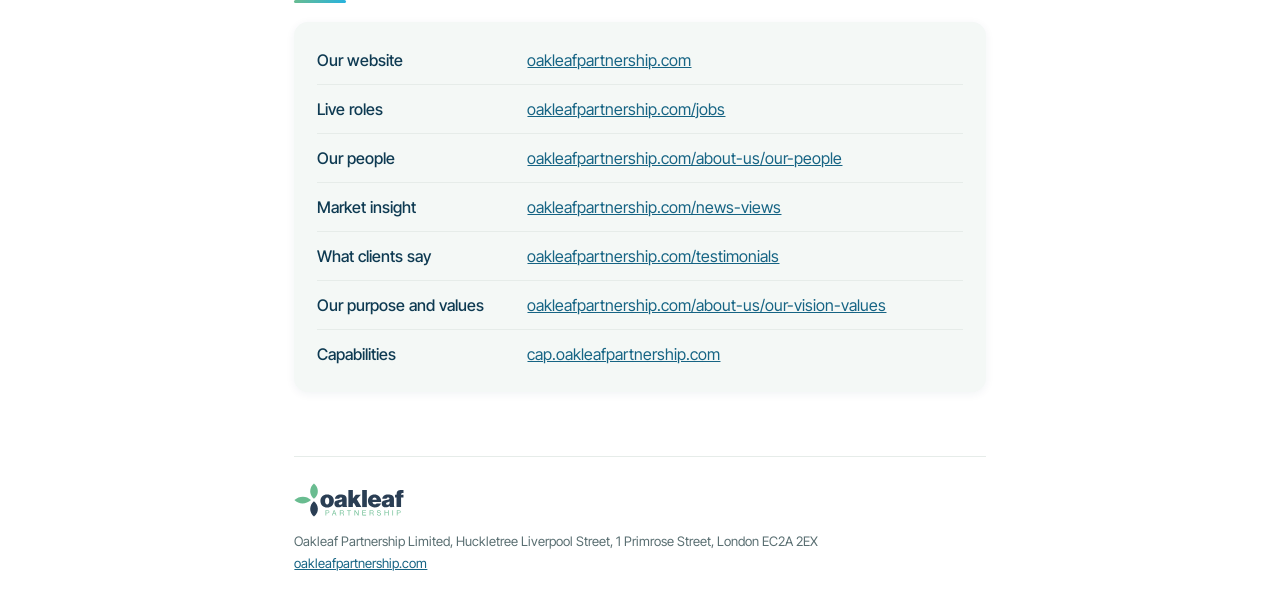
<file: technology/index.html>
<!DOCTYPE html>
<html lang="en-GB">
<head>
  <meta charset="UTF-8">
  <meta name="viewport" content="width=device-width, initial-scale=1.0">
  <meta name="robots" content="noindex, nofollow">
  <title>Technology, Automation and AI | Oakleaf Partnership</title>
  <meta name="description" content="How Oakleaf Partnership uses technology, automation and AI to improve recruitment outcomes, provide market insight and reach scarce HR talent.">
  <link rel="icon" type="image/png" sizes="32x32" href="/assets/favicon-32.png">
  <link rel="preconnect" href="https://fonts.googleapis.com">
  <link rel="preconnect" href="https://fonts.gstatic.com" crossorigin>
  <link href="https://fonts.googleapis.com/css2?family=Inter+Tight:wght@300;400;500;600;700&family=DM+Sans:opsz,wght@9..40,200..700&display=swap" rel="stylesheet">
  <style>
    :root {
      --green: #69bc90; --green-ink: #2e6b4e; --mint: #a1fed0; --teal: #26b2df;
      --petrol: #166484; --navy: #0e3a52; --ink: #15333f; --muted: #5a6f72;
      --tint: #f4f8f6; --line: #e6ece9;
      --font: "Inter Tight", "Helvetica Neue", Arial, sans-serif;
      --font-display: "DM Sans", "Helvetica Neue", Arial, sans-serif;
      --shadow-sm: 0 2px 10px rgba(14, 58, 82, 0.06);
    }
    *, *::before, *::after { box-sizing: border-box; }
    body { margin: 0; font-family: var(--font); color: var(--ink); background: #fff; line-height: 1.7; }
    .wrap { max-width: 46rem; margin: 0 auto; padding: 0 1.4rem; }
    .site-head { padding: 1.6rem 0; display: flex; align-items: center; justify-content: space-between; gap: 1rem; }
    .site-head img { width: 138px; display: block; }
    .site-head .dl { font-size: 0.86rem; color: var(--petrol); text-decoration: underline; text-underline-offset: 3px; }
    .hero {
      background-color: var(--navy);
      background-image:
        radial-gradient(420px 300px at 92% -10%, rgba(161, 254, 208, 0.16), transparent 62%),
        radial-gradient(620px 480px at 10% 100%, rgba(38, 178, 223, 0.22), transparent 62%),
        linear-gradient(135deg, #0f4257 0%, #166484 55%, #1b7d8f 100%);
      border-radius: 22px; padding: clamp(2.2rem, 5vw, 3.4rem);
      margin-bottom: clamp(2rem, 5vw, 3rem);
    }
    .eyebrow { font-size: 11px; font-weight: 600; letter-spacing: 0.22em; text-transform: uppercase; color: var(--green-ink); margin: 0 0 0.7rem; }
    .hero .eyebrow { color: var(--mint); }
    h1 { font-family: var(--font-display); font-weight: 200; letter-spacing: -0.015em; color: #fff; font-size: clamp(1.9rem, 4.5vw, 2.9rem); line-height: 1.12; margin: 0; }
    .hero p { color: rgba(255,255,255,0.82); margin: 1rem 0 0; font-size: 1.05rem; max-width: 36rem; }
    h2 { font-family: var(--font-display); font-weight: 200; letter-spacing: -0.015em; color: var(--navy); font-size: clamp(1.35rem, 3vw, 1.75rem); line-height: 1.2; margin: 2.4rem 0 0.4rem; }
    .rule { height: 3px; width: 52px; border-radius: 2px; background: linear-gradient(120deg, var(--green) 0%, var(--teal) 100%); margin: 0 0 1.1rem; }
    p { margin: 0 0 1.05rem; font-size: 1rem; }
    ul { margin: 0 0 1.2rem; padding-left: 1.2rem; }
    li { margin: 0 0 0.5rem; }
    li b { font-weight: 600; color: var(--navy); }
    .card { background: var(--tint); border-left: 4px solid var(--green); border-radius: 12px; padding: 1.1rem 1.4rem; margin: 1.6rem 0; }
    .card p { margin: 0; }
    .links { background: var(--tint); border-radius: 14px; padding: 0.9rem 1.4rem; box-shadow: var(--shadow-sm); margin: 1.2rem 0 0; }
    .links table { width: 100%; border-collapse: collapse; }
    .links td { padding: 0.65rem 0.8rem 0.65rem 0; border-bottom: 1px solid var(--line); vertical-align: top; }
    .links tr:last-child td { border-bottom: 0; }
    .links .what { font-weight: 500; color: var(--navy); white-space: nowrap; }
    a { color: var(--petrol); }
    .site-foot { border-top: 1px solid var(--line); margin-top: clamp(2.5rem, 6vw, 4rem); padding: 1.6rem 0 2.4rem; }
    .site-foot img { width: 110px; display: block; margin-bottom: 0.8rem; }
    .site-foot p { font-size: 0.82rem; color: var(--muted); margin: 0; }
  </style>
</head>
<body>
  <div class="wrap">
    <header class="site-head">
      <a href="https://www.oakleafpartnership.com"><img src="/assets/oakleaf-partnership.svg" alt="Oakleaf Partnership"></a>
      <a class="dl" href="/technology/Oakleaf-Partnership-Technology-Automation-AI.docx">Download as Word</a>
    </header>

    <section class="hero">
      <p class="eyebrow">Capability statement</p>
      <h1>Technology, automation and AI at Oakleaf Partnership</h1>
      <p>How we use technology to improve recruitment outcomes, provide market insight and help our clients reach scarce HR talent.</p>
    </section>

    <main>
      <p>Oakleaf Partnership has specialised in HR, Reward and Payroll recruitment for over 21 years. Over the last two years we have invested in a technology platform of our own, built around our CRM and our website, so that our consultants see the market earlier, work with better data and spend more of their time with clients and candidates. We believe a recruitment partner should bring its own technology edge, not only a database and a job board. This statement sets out what we have built, what we have automated, and how AI supports our work.</p>

      <h2>Our core recruitment platform</h2>
      <div class="rule"></div>
      <ul>
        <li><b>One record of every relationship.</b> Our CRM and applicant tracking platform holds every client, candidate, vacancy and application in one place, with relationship history that in many cases goes back to our founding in 2005.</li>
        <li><b>Publish once, distribute everywhere.</b> Every role is published once and distributed automatically to the job boards, to LinkedIn and to our own website, so there is one source of truth for every advert.</li>
        <li><b>Sourcing at scale.</b> Professional network search across the whole consultant team, with our roles and market insight amplified through each consultant's own profile.</li>
      </ul>

      <h2>Our website as a recruitment tool</h2>
      <div class="rule"></div>
      <p>We rebuilt <a href="https://www.oakleafpartnership.com">oakleafpartnership.com</a> in 2026 as part of our recruitment process rather than a brochure.</p>
      <ul>
        <li><b>Live roles</b> feed directly from our advert distribution system, with structured job data so they appear in Google for Jobs and carry branded preview cards when shared.</li>
        <li><b>Candidate self tagging.</b> When a candidate applies or uploads a CV they classify their own sector, level, salary band and location against the same taxonomy as our CRM, so matching starts from accurate data.</li>
        <li><b>A consultant authorisation gate.</b> Every website application is reviewed by the consultant who owns the role before it enters the CRM, so our client shortlists are built from vetted candidates, not raw inbound.</li>
        <li><b>Consultant profiles</b> showing each person's live roles, and talent community sign up for candidates who want to hear from us about their market.</li>
      </ul>

      <h2>Market insight</h2>
      <div class="rule"></div>
      <p>Our market intelligence comes from <b>HRAG</b>, Human Resources Agentic AI, our own software, designed and built in house. HRAG is an AI assisted intelligence and workflow platform that watches the HR hiring market every day, surfaces opportunities to the right consultant, and connects our website, our CRM and our candidate communications into one system. Rather than buying a market report, we generate our own, every day.</p>
      <ul>
        <li><b>A daily sweep of the HR hiring market.</b> HRAG reads HR job adverts across the market every day and identifies who is hiring, for which roles, and at what published salary, across the UK and the US. Each lead is routed automatically to the consultant who knows that client best.</li>
        <li><b>The HR Market Pulse.</b> A monthly report on hiring volumes, salary ranges and sector movement in HR, built from our own daily market data alongside published labour market sources. Editions are published on our <a href="https://www.oakleafpartnership.com/news-views">News and Views</a> page.</li>
        <li><b>Daily digests and watchlist alerts.</b> Consultants receive an automated daily view of new HR hiring, with alerts when companies on a client's competitor or peer watchlist start recruiting.</li>
        <li><b>Company verification.</b> Client records are checked against Companies House in the UK and SEC and Department of Labor filings in the US.</li>
      </ul>
      <div class="card">
        <p>For a client this means we can tell you, with evidence, what the market is paying for a role, who else is hiring for it right now, and how long comparable roles are taking to fill.</p>
      </div>

      <h2>Reaching scarce talent</h2>
      <div class="rule"></div>
      <ul>
        <li><b>Talent communities and campaigns.</b> We segment our candidate base by market and run targeted campaigns from CRM data, so a hard to fill role reaches the right people directly rather than relying on advert response alone.</li>
        <li><b>Branded advertising for every role.</b> Every vacancy is published with its own branded graphic for social channels, generated automatically, so our clients' roles stand out in a crowded feed.</li>
        <li><b>Amplified reach.</b> Roles reach the market through automated advert distribution, professional network search and each consultant's own network, as well as our website and talent communities.</li>
        <li><b>A smoother candidate experience.</b> We are piloting self service interview booking, so candidates choose a time with their consultant without a chain of emails, which shortens time to interview for in demand people.</li>
      </ul>

      <h2>How we use AI, and how we govern it</h2>
      <div class="rule"></div>
      <p>AI supports our consultants rather than replacing their judgment. Inside HRAG we use leading large language models to generate market narratives, classify data and support our content and development, under one clear principle: AI prepares, people decide. Every decision that affects a candidate or a client is made by a person: applications are authorised by a consultant, shortlists are built by a consultant, and no AI system contacts a candidate or a client on its own. Our data handling is GDPR compliant, and we only use market data sources we have the right to use.</p>

      <h2>What this means for your hiring</h2>
      <div class="rule"></div>
      <ul>
        <li><b>Speed.</b> We see hiring activity in your market daily, so we are already talking to the right candidates when a role opens.</li>
        <li><b>Quality.</b> Self tagged candidates and a consultant authorisation gate mean the people we present have been matched on accurate data and reviewed by a specialist.</li>
        <li><b>Reach.</b> Advert distribution, talent communities, consultant networks and branded advertising combine to reach candidates who are not actively looking.</li>
        <li><b>Insight.</b> Salary benchmarks and market intelligence from our own data, available to you throughout an assignment, not only at the pitch.</li>
      </ul>

      <h2>Find out more</h2>
      <div class="rule"></div>
      <div class="links">
        <table>
          <tr><td class="what">Our website</td><td><a href="https://www.oakleafpartnership.com">oakleafpartnership.com</a></td></tr>
          <tr><td class="what">Live roles</td><td><a href="https://www.oakleafpartnership.com/jobs">oakleafpartnership.com/jobs</a></td></tr>
          <tr><td class="what">Our people</td><td><a href="https://www.oakleafpartnership.com/about-us/our-people">oakleafpartnership.com/about-us/our-people</a></td></tr>
          <tr><td class="what">Market insight</td><td><a href="https://www.oakleafpartnership.com/news-views">oakleafpartnership.com/news-views</a></td></tr>
          <tr><td class="what">What clients say</td><td><a href="https://www.oakleafpartnership.com/testimonials">oakleafpartnership.com/testimonials</a></td></tr>
          <tr><td class="what">Our purpose and values</td><td><a href="https://www.oakleafpartnership.com/about-us/our-vision-values">oakleafpartnership.com/about-us/our-vision-values</a></td></tr>
          <tr><td class="what">Capabilities</td><td><a href="https://cap.oakleafpartnership.com">cap.oakleafpartnership.com</a></td></tr>
        </table>
      </div>
    </main>

    <footer class="site-foot">
      <img src="/assets/oakleaf-partnership.svg" alt="Oakleaf Partnership">
      <p>Oakleaf Partnership Limited, Huckletree Liverpool Street, 1 Primrose Street, London EC2A 2EX<br>
      <a href="https://www.oakleafpartnership.com">oakleafpartnership.com</a></p>
    </footer>
  </div>
</body>
</html>
</file>
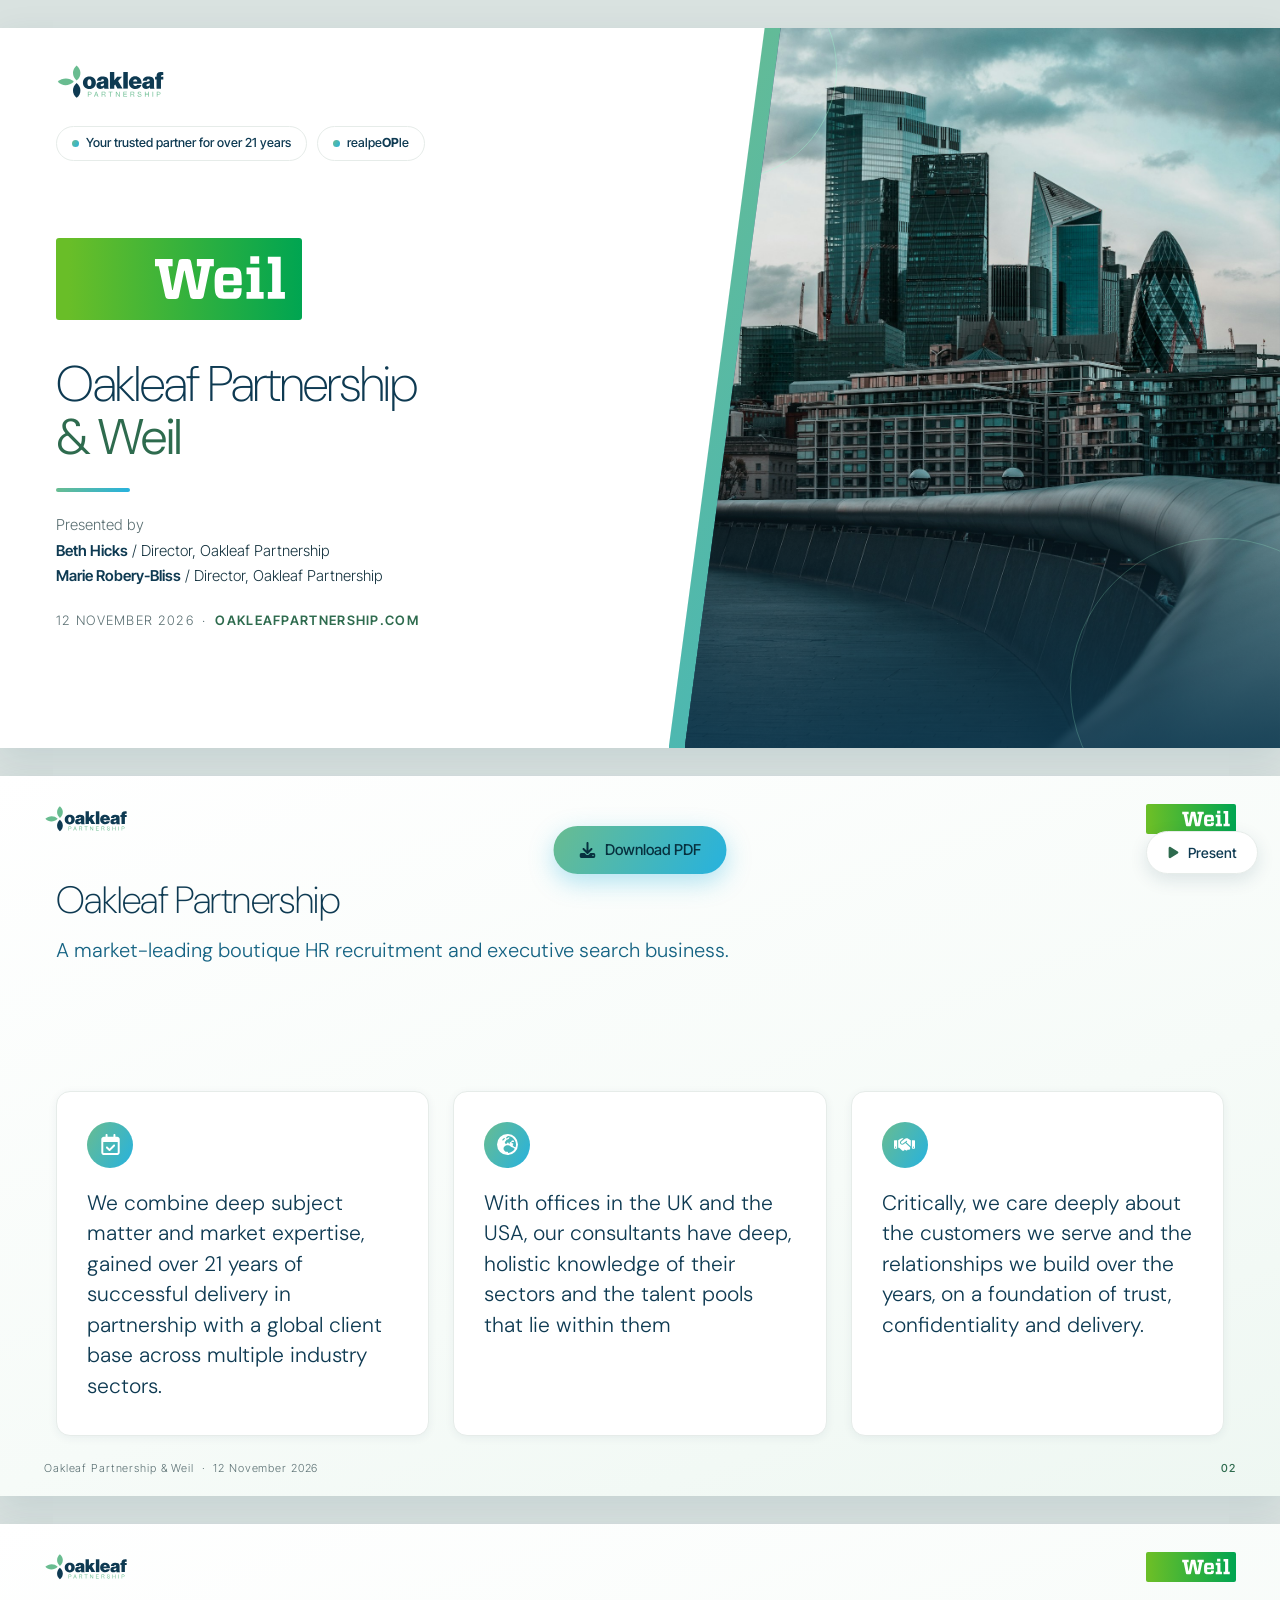
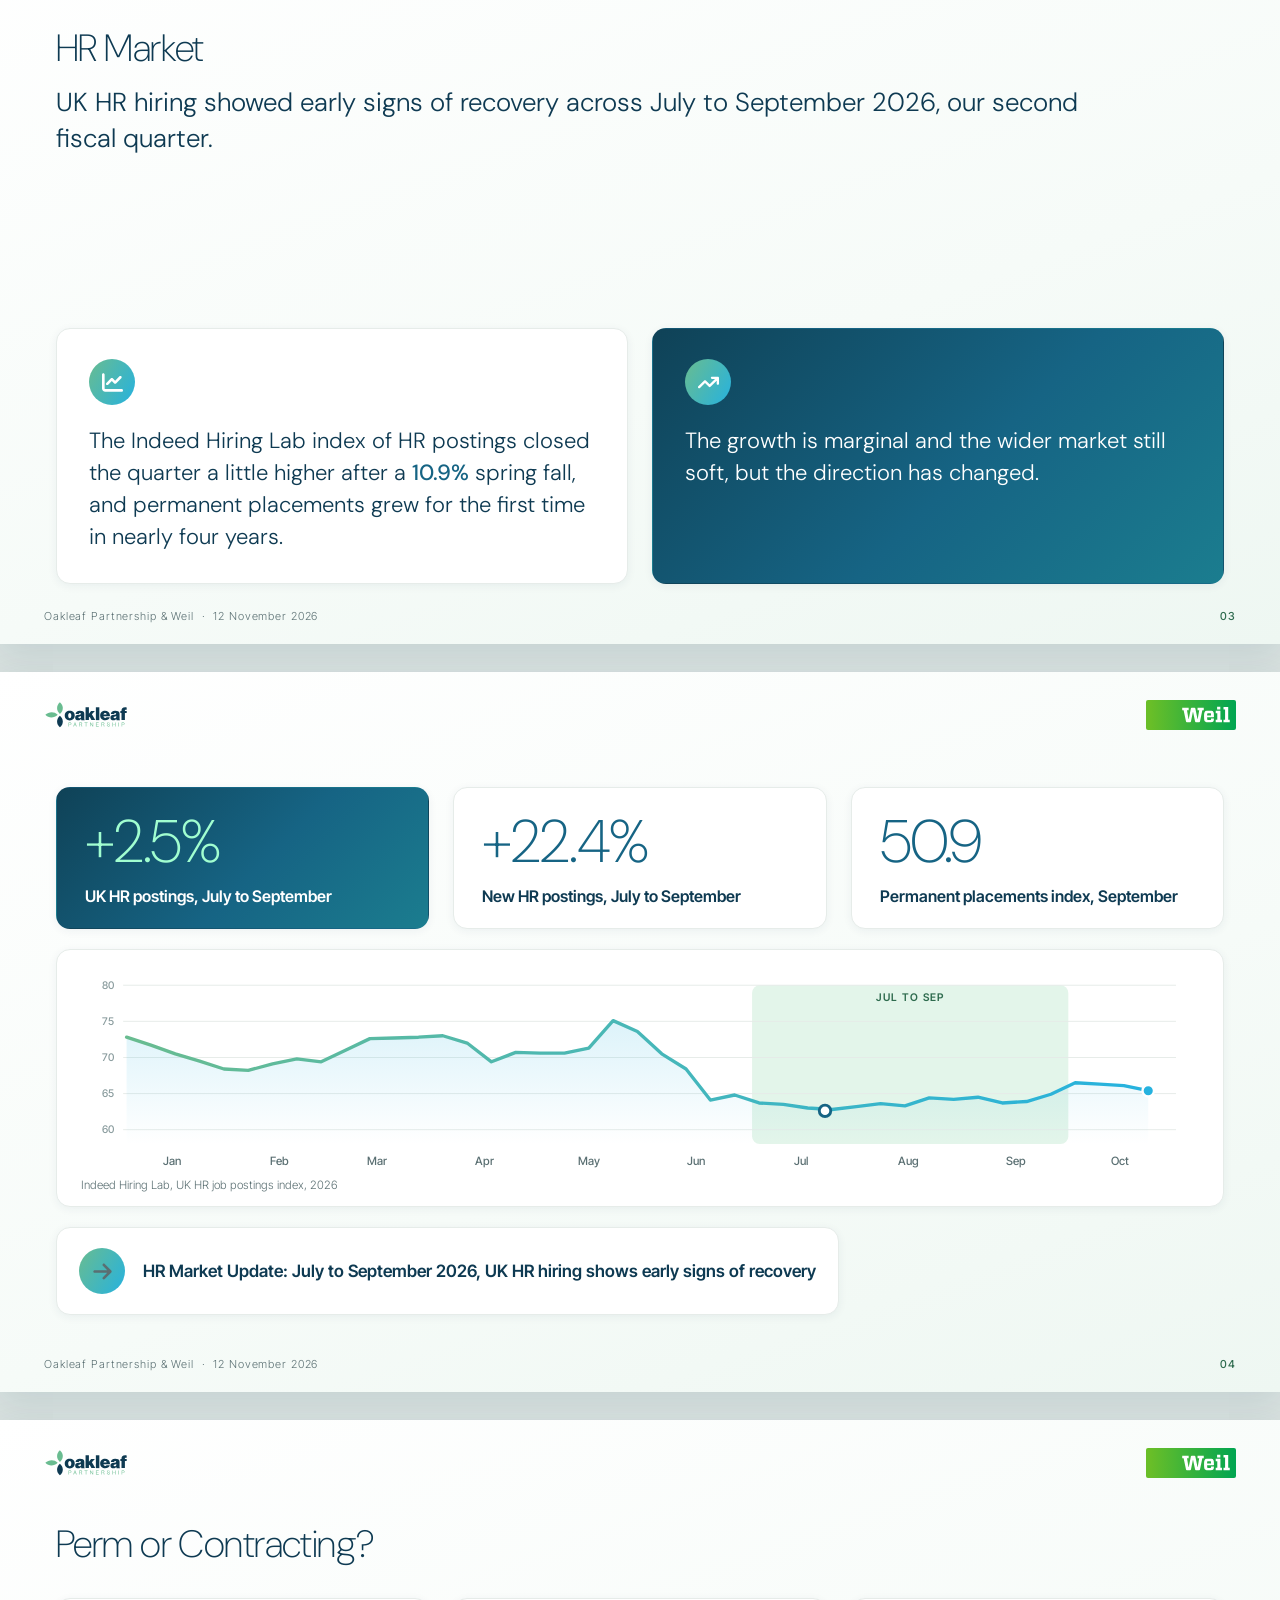
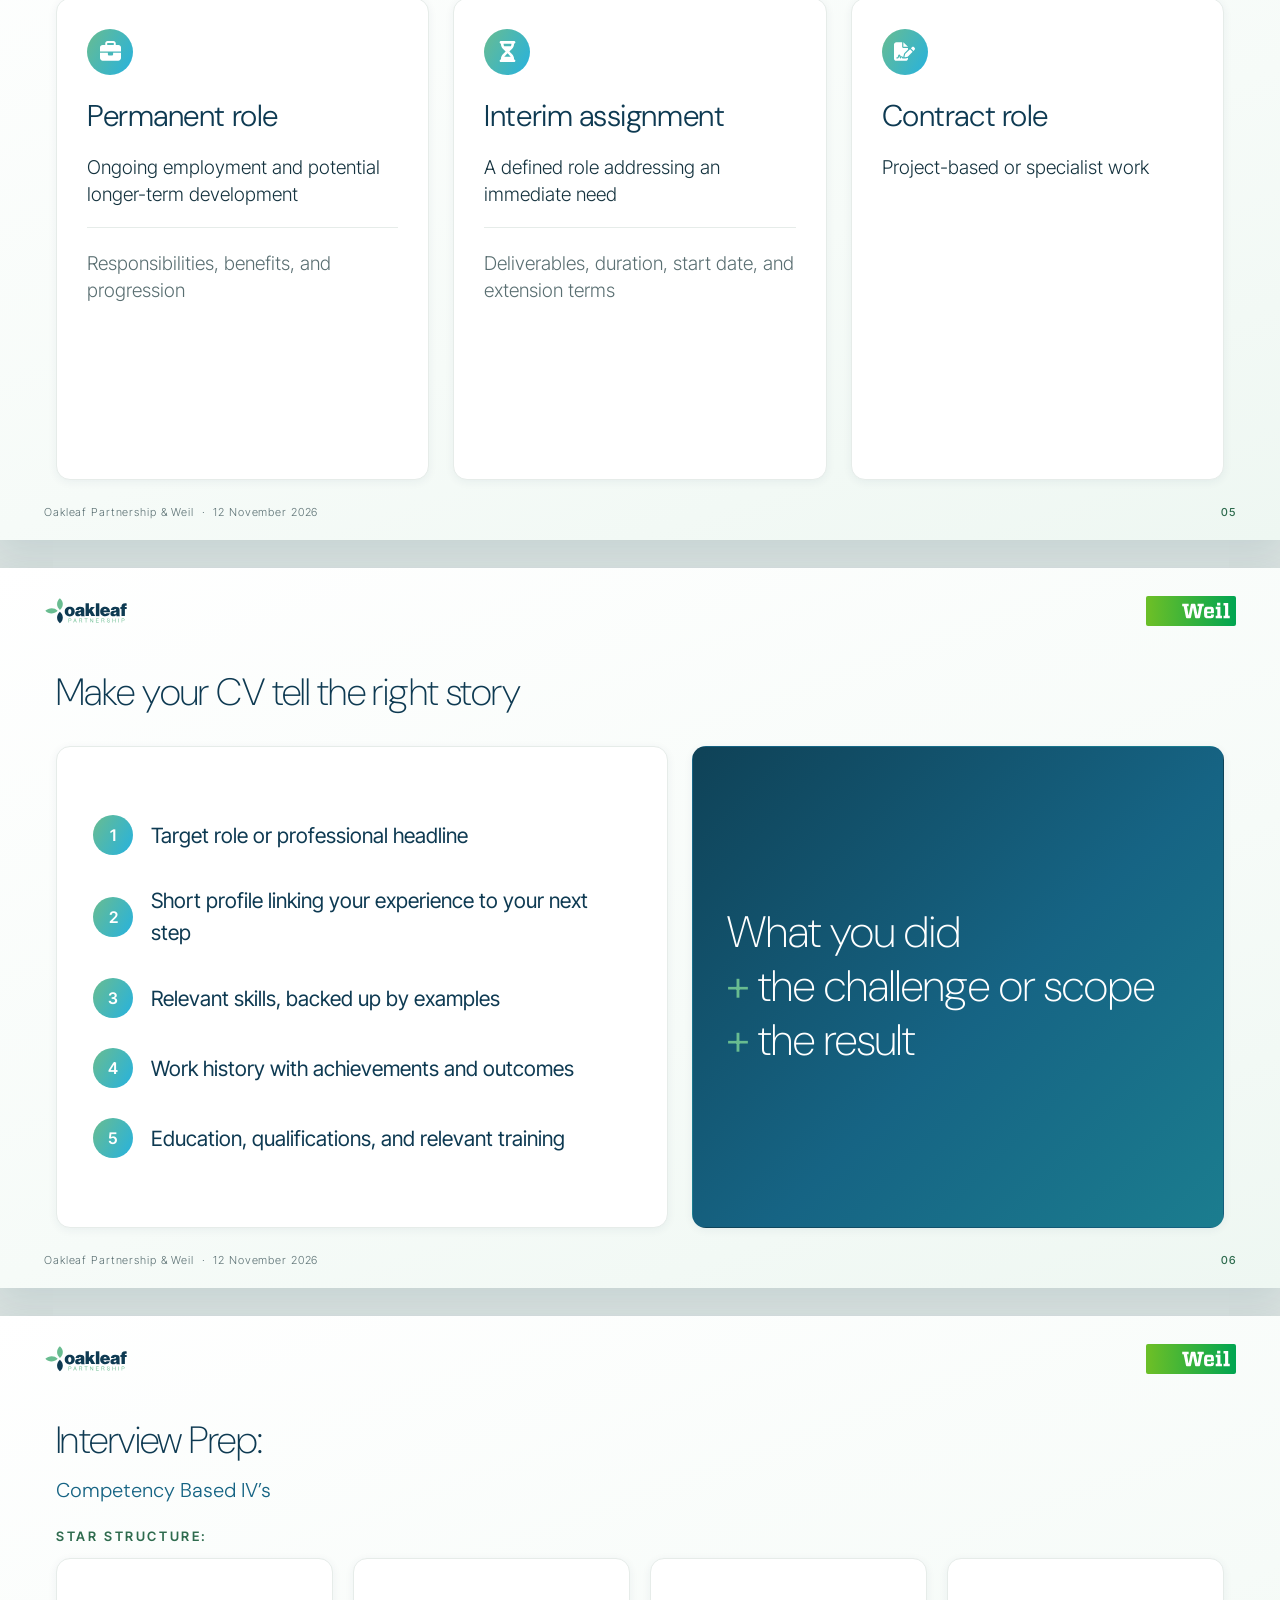
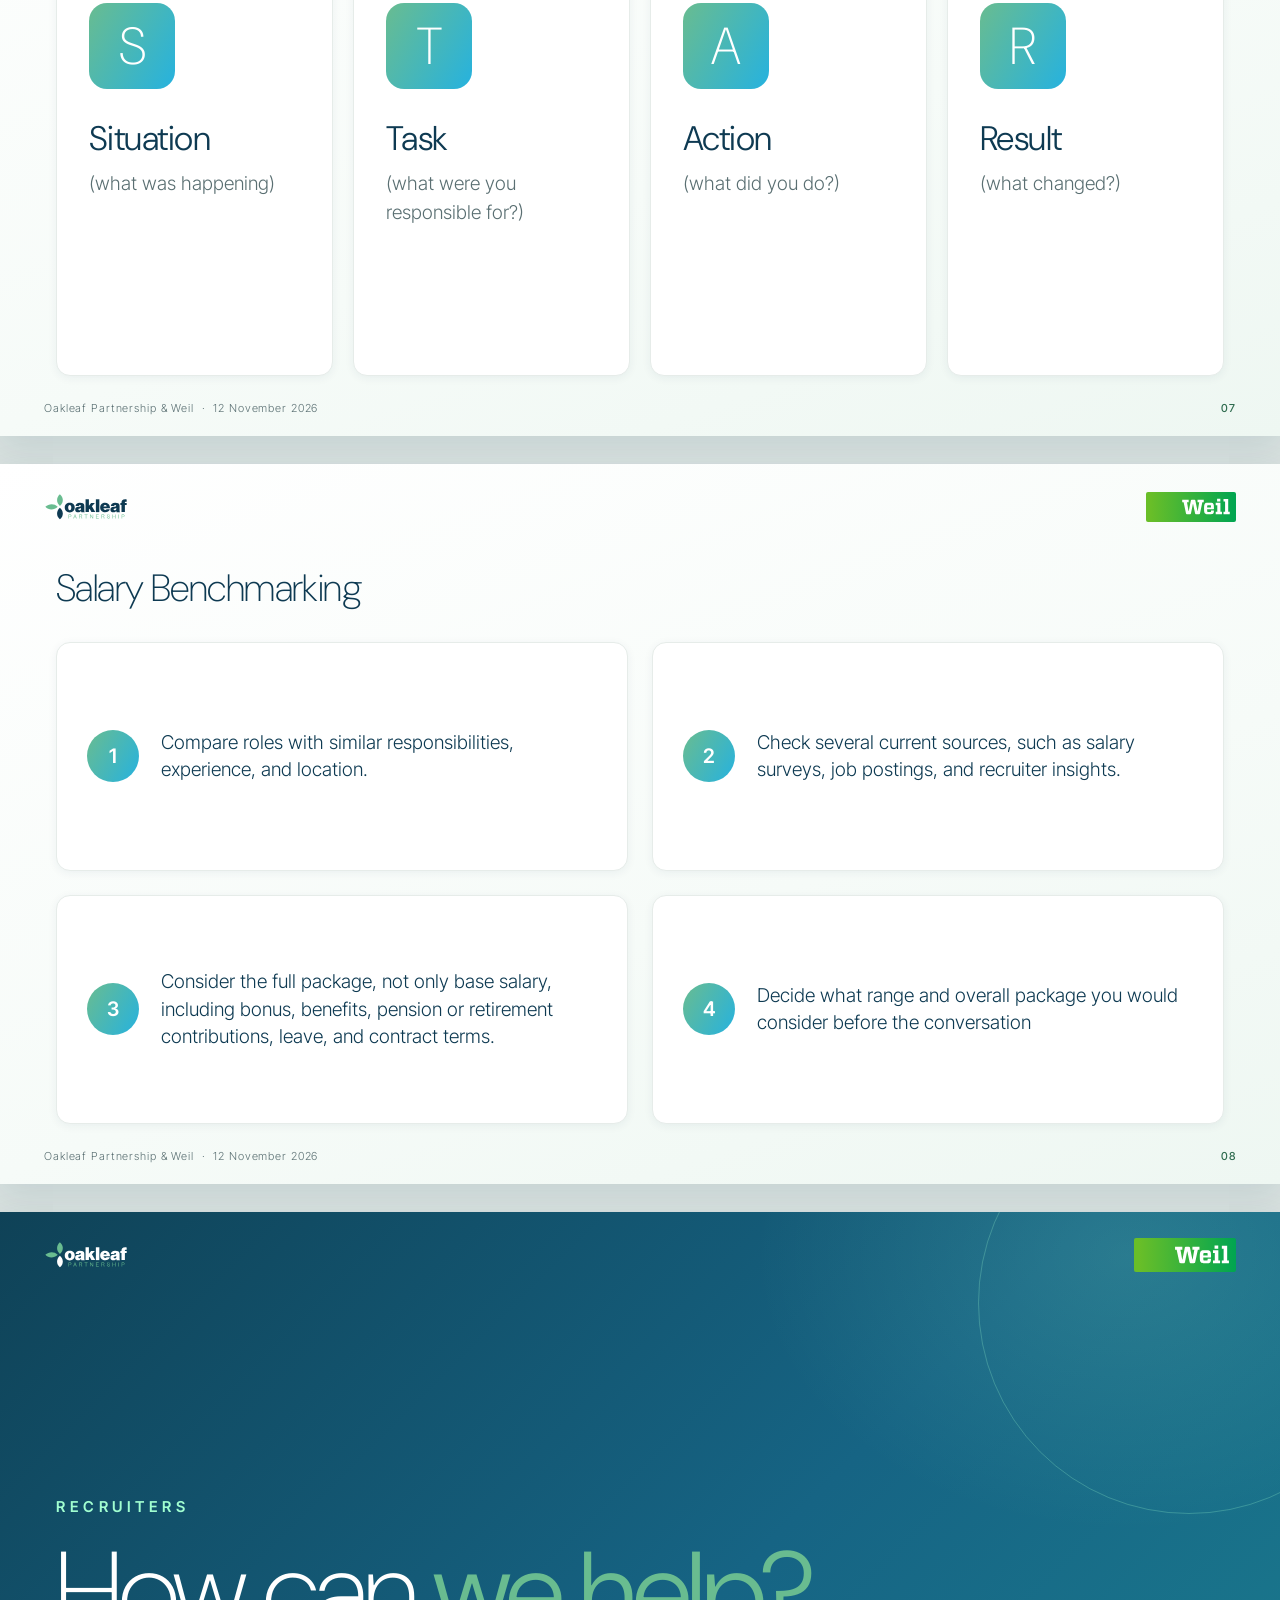
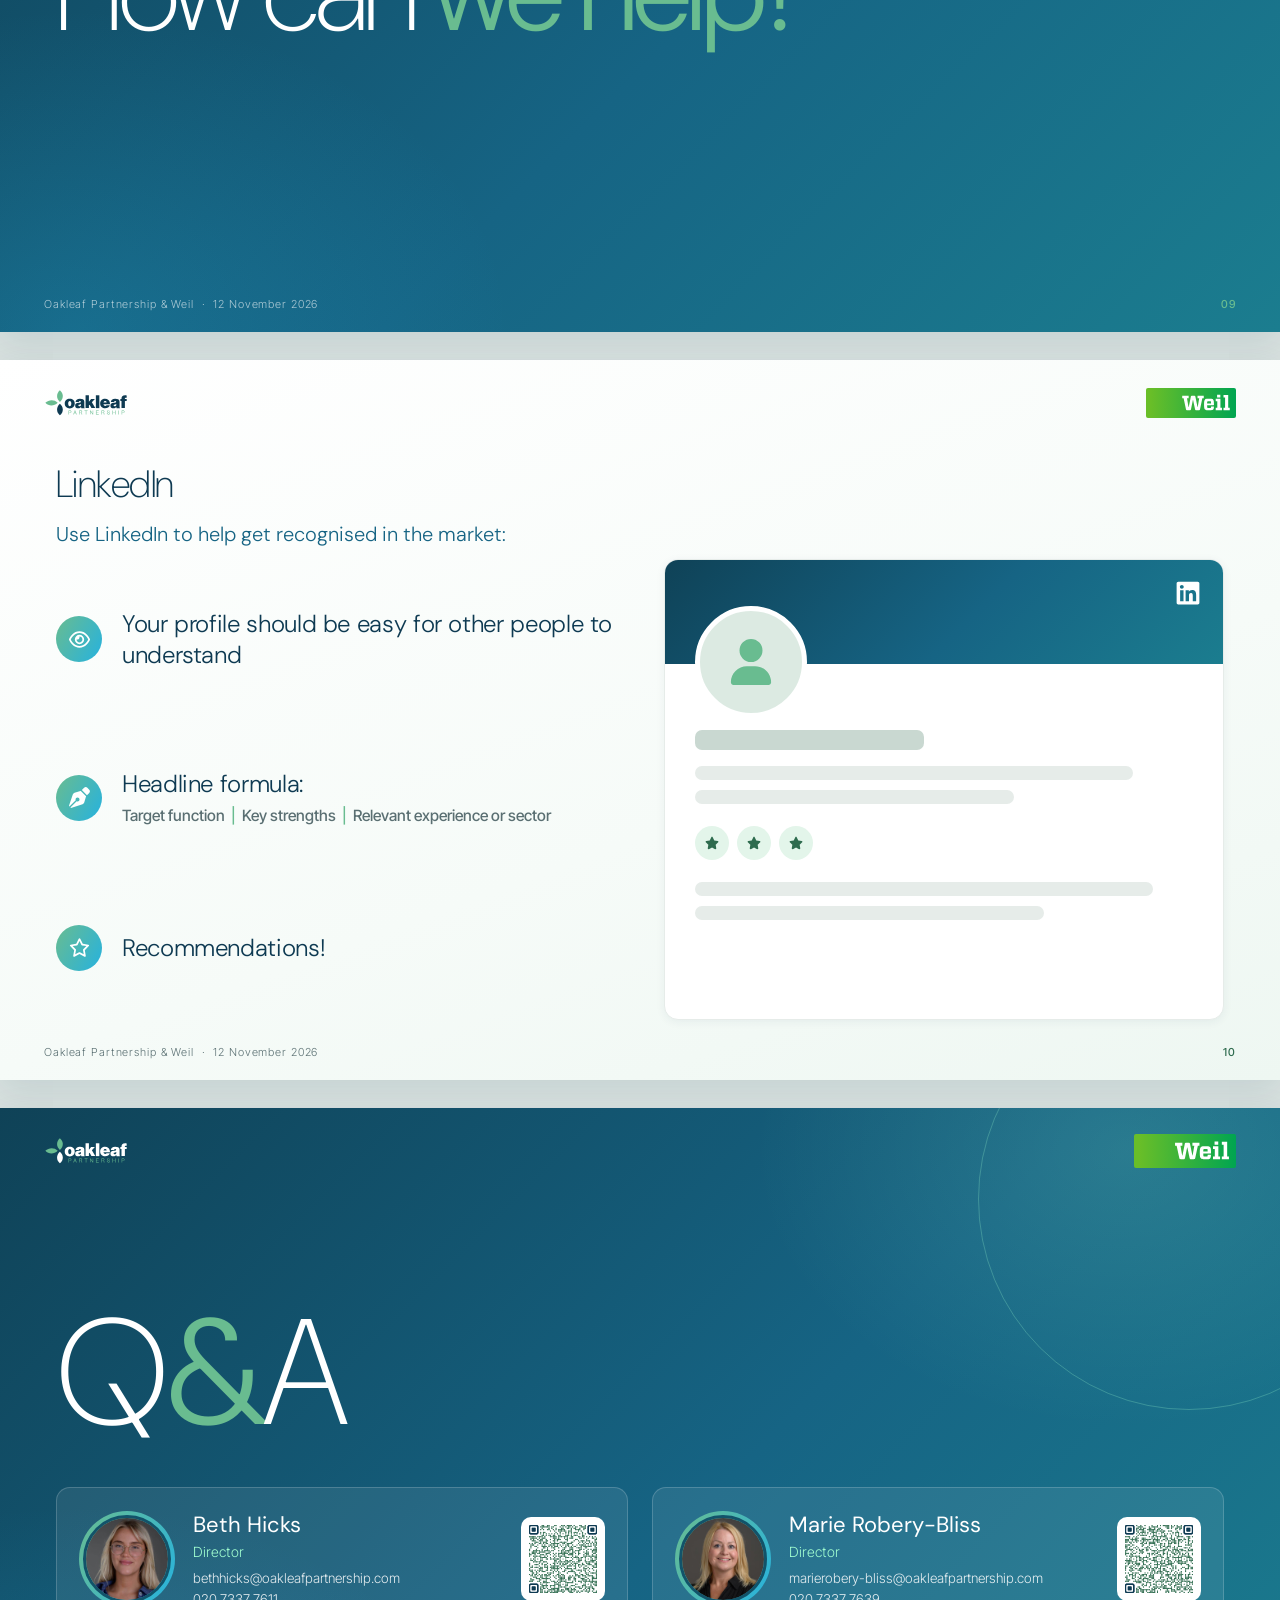
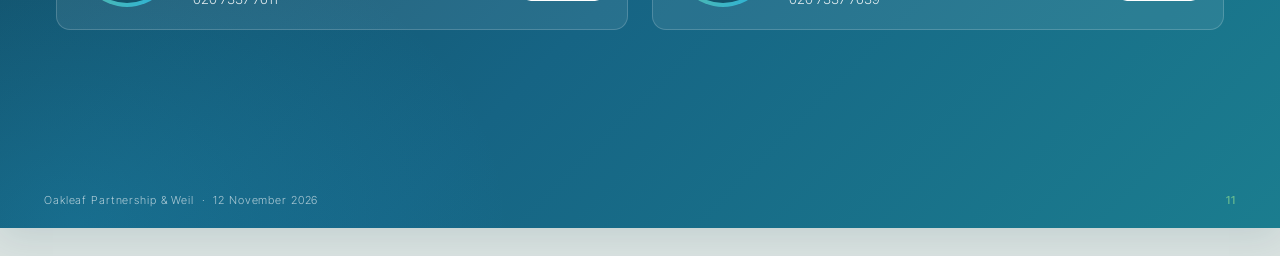
<file: weil/index.html>
<!DOCTYPE html>
<html lang="en-GB">
<head>
<meta charset="utf-8">
<meta name="viewport" content="width=device-width, initial-scale=1">
<meta name="robots" content="noindex, nofollow">
<title>Oakleaf Partnership &amp; Weil</title>
<link rel="icon" href="/assets/favicon-32.png">
<meta property="og:type" content="website">
<meta property="og:title" content="Oakleaf Partnership &amp; Weil">
<meta property="og:description" content="Presented by Beth Hicks and Marie Robery-Bliss, Oakleaf Partnership">
<meta property="og:url" content="https://cap.oakleafpartnership.com/weil/">
<meta property="og:image" content="https://cap.oakleafpartnership.com/weil/img/og-weil.jpg">
<meta property="og:image:width" content="1200">
<meta property="og:image:height" content="630">
<meta name="twitter:card" content="summary_large_image">
<meta name="twitter:image" content="https://cap.oakleafpartnership.com/weil/img/og-weil.jpg">
<link rel="preconnect" href="https://fonts.googleapis.com">
<link rel="preconnect" href="https://fonts.gstatic.com" crossorigin>
<link href="https://fonts.googleapis.com/css2?family=Inter+Tight:wght@300;400;500;600;700&family=DM+Sans:opsz,wght@9..40,200..700&display=swap" rel="stylesheet">
<style>
  /* ============================================================
     Oakleaf Partnership x Weil: career insights session
     Design tokens shared with the Capabilities doc (Rael pattern)
     ============================================================ */
  :root {
    --green: #69bc90; --green-ink: #2e6b4e; --mint: #a1fed0; --teal: #26b2df;
    --petrol: #166484; --navy: #0e3a52;
    --ink: #15333f; --muted: #5a6f72; --bg: #ffffff; --tint: #f4f8f6; --line: #e6ece9;
    --grad-brand: linear-gradient(120deg, var(--green) 0%, var(--teal) 100%);
    --grad-deep: linear-gradient(135deg, #0f4257 0%, #166484 55%, #1b7d8f 100%);
    --font: "Inter Tight", "Helvetica Neue", Arial, sans-serif;
    --font-display: "DM Sans", "Helvetica Neue", Arial, sans-serif;
    --radius: 14px; --radius-lg: 22px;
    --shadow-sm: 0 2px 10px rgba(14, 58, 82, 0.06);
    --shadow-md: 0 10px 34px rgba(14, 58, 82, 0.10);
  }
  * { box-sizing: border-box; margin: 0; padding: 0; }
  html { background: #d9e2e0; overflow-x: clip; }
  body { font-family: var(--font); font-weight: 300; color: var(--ink); line-height: 1.5; -webkit-font-smoothing: antialiased; }
  img { display: block; }
  ul, ol { list-style: none; }
  a { color: inherit; }

  .page { width: 1280px; height: 720px; background: var(--bg); margin: 28px auto; position: relative; overflow: hidden; box-shadow: var(--shadow-md); }
  .page--soft { background: linear-gradient(160deg, #ffffff 0%, #f6fbf8 60%, #eef7f2 100%); }

  /* ---- shared chrome ---- */
  .chrome { position: absolute; inset: 0 0 auto 0; display: flex; align-items: center; justify-content: space-between; padding: 26px 44px 0; z-index: 5; }
  .chrome img.oakleaf { height: 34px; width: auto; }
  .chrome img.weil { height: 30px; width: auto; border-radius: 2px; }
  .pagefoot { position: absolute; inset: auto 0 0 0; display: flex; align-items: center; justify-content: space-between; padding: 0 44px 20px; font-size: 11px; letter-spacing: 0.08em; color: var(--muted); z-index: 5; }
  .pagefoot b { font-weight: 500; color: var(--green-ink); letter-spacing: 0.08em; }

  .eyebrow { font-size: 11px; font-weight: 600; letter-spacing: 0.24em; text-transform: uppercase; color: var(--green-ink); margin-bottom: 10px; }
  h1, h2, h3 { font-family: var(--font-display); color: var(--navy); letter-spacing: -0.015em; }
  .section-title { font-size: 38px; font-weight: 200; line-height: 1.1; margin-bottom: 14px; }
  .lead { font-family: var(--font-display); font-weight: 300; font-size: 20px; line-height: 1.45; color: var(--petrol); max-width: 980px; }
  .body { padding: 104px 56px 60px; height: 100%; display: flex; flex-direction: column; }

  .card { background: #fff; border: 1px solid var(--line); border-radius: var(--radius); box-shadow: var(--shadow-sm); }
  .card--navy { background: var(--grad-deep); border-color: transparent; color: #fff; }
  .chip { display: inline-flex; align-items: center; gap: 7px; border: 1px solid var(--line); border-radius: 999px; background: #fff; padding: 7px 15px; font-size: 12.5px; font-weight: 500; color: var(--navy); }
  .chip::before { content: ""; width: 7px; height: 7px; border-radius: 50%; background: var(--grad-brand); }
  .chip b { font-weight: 700; }

  .ico { width: 46px; height: 46px; border-radius: 50%; background: var(--grad-brand); display: inline-flex; align-items: center; justify-content: center; color: #fff; flex: none; }
  .ico svg { width: 21px; height: 21px; }
  .num { width: 34px; height: 34px; border-radius: 50%; background: var(--grad-brand); display: inline-flex; align-items: center; justify-content: center; color: #fff; font-weight: 600; font-size: 14px; flex: none; }
  .label { font-size: 10.5px; font-weight: 600; letter-spacing: 0.2em; text-transform: uppercase; color: var(--green-ink); }
  .muted { color: var(--muted); }

  /* ============================================================
     1. Cover
     ============================================================ */
  .cover { display: grid; grid-template-columns: 1.15fr 1fr; }
  .cover__left { padding: 32px 20px 30px 56px; display: flex; flex-direction: column; position: relative; z-index: 2; }
  .cover__brandrow img { height: 44px; width: auto; }
  .cover__badges { display: flex; gap: 10px; margin-top: 22px; }
  .cover__title-wrap { margin-top: auto; margin-bottom: auto; padding-bottom: 10px; }
  .cover__client { width: 246px; height: auto; border-radius: 3px; }
  .cover__kicker { margin-top: 30px; font-size: 12px; font-weight: 600; letter-spacing: 0.24em; text-transform: uppercase; color: var(--muted); }
  .cover__subtitle { font-family: var(--font-display); font-weight: 200; font-size: 50px; line-height: 1.06; color: var(--navy); margin-top: 38px; letter-spacing: -0.02em; }
  .cover__subtitle span { color: var(--green-ink); font-weight: 300; }
  .cover__rule { width: 74px; height: 4px; border-radius: 4px; background: var(--grad-brand); margin: 24px 0 20px; }
  .cover__prepared { font-size: 15px; line-height: 1.7; color: var(--ink); }
  .cover__prepared b { font-weight: 600; color: var(--navy); }
  .cover__meta { margin-top: 22px; font-size: 13px; letter-spacing: 0.1em; text-transform: uppercase; color: var(--muted); }
  .cover__meta b { color: var(--green-ink); font-weight: 600; letter-spacing: 0.1em; }
  .cover { position: relative; }
  .cover__right { position: relative; z-index: 2; background: var(--grad-deep); overflow: hidden; clip-path: polygon(96px 0, 100% 0, 100% 100%, 0 100%); }
  .cover__edge { position: absolute; z-index: 1; top: 0; bottom: 0; right: 0; left: calc(100% * 1.15 / 2.15 - 16px); background: var(--grad-brand); clip-path: polygon(96px 0, 100% 0, 100% 100%, 0 100%); }
  .cover__right::after { content: ""; position: absolute; z-index: 2; left: -70px; top: -70px; width: 220px; height: 220px; border-radius: 50%; border: 1.5px solid rgba(161,254,208,0.35); }
  .cover__ring { position: absolute; z-index: 2; right: -90px; bottom: -90px; width: 300px; height: 300px; border-radius: 50%; border: 1.5px solid rgba(161,254,208,0.22); }
  .cover__photo { position: absolute; inset: 0; width: 100%; height: 100%; object-fit: cover; object-position: 50% 40%; z-index: 0; }
  .cover__shade { position: absolute; inset: 0; z-index: 1; background: linear-gradient(0deg, rgba(14,58,82,0.85) 0%, rgba(14,58,82,0.25) 30%, rgba(14,58,82,0) 55%); }
  .cover__right-tag { position: absolute; left: 0; right: 0; bottom: 26px; text-align: center; font-size: 11.5px; letter-spacing: 0.26em; text-transform: uppercase; color: rgba(255,255,255,0.75); font-weight: 500; z-index: 2; }

  /* ============================================================
     Content pages
     ============================================================ */
  .grid3 { display: grid; grid-template-columns: repeat(3, 1fr); gap: 24px; }
  .grid2 { display: grid; grid-template-columns: 1fr 1fr; gap: 24px; }

  /* who we are */
  .who__cards { margin-top: auto; }
  .who-card { padding: 28px 28px 30px; }
  .who-card h3 { font-weight: 200; font-size: 38px; margin: 20px 0 8px; }
  .who-card p { font-size: 15.5px; color: var(--muted); }

  /* market */
  .stats { margin-top: 22px; }
  .stat { padding: 26px 28px 24px; }
  .stat__value { font-family: var(--font-display); font-weight: 200; font-size: 64px; line-height: 1; color: var(--petrol); letter-spacing: -0.02em; }
  .stat__label { margin-top: 14px; font-size: 16px; font-weight: 600; color: var(--navy); line-height: 1.3; }
  .stat__src { margin-top: 8px; font-size: 12.5px; color: var(--muted); }
  .stat.card--navy .stat__value { color: var(--mint); }
  .stat.card--navy .stat__label { color: #fff; }
  .stat.card--navy .stat__src { color: rgba(255,255,255,0.7); }
  .market__foot { margin-top: auto; display: grid; grid-template-columns: 1fr 340px; gap: 40px; align-items: end; }
  .market__text { font-family: var(--font-display); font-weight: 300; font-size: 21px; line-height: 1.5; color: var(--navy); }
  .readmore { display: flex; align-items: center; gap: 16px; padding: 20px 22px; text-decoration: none; background: var(--tint); }
  .readmore b { display: block; font-weight: 600; font-size: 16px; color: var(--navy); }
  .readmore span { font-size: 12.5px; color: var(--muted); }

  /* perm or contracting */
  .ways { margin-top: 18px; flex: 1; }
  .way { padding: 26px 28px; display: flex; flex-direction: column; }
  .way h3 { font-weight: 300; font-size: 28px; margin: 18px 0 16px; }
  .way p { font-size: 16px; margin-top: 6px; }
  .way hr { border: 0; border-top: 1px solid var(--line); margin: 18px 0 16px; }
  .way .ask { color: var(--muted); }

  /* cv */
  .cv { margin-top: 18px; flex: 1; grid-template-columns: 1.15fr 1fr; }
  .cv-list { padding: 28px 32px; }
  .cv-list ol { margin-top: 16px; display: flex; flex-direction: column; gap: 17px; }
  .cv-list li { display: flex; align-items: center; gap: 18px; font-size: 17.5px; color: var(--navy); font-weight: 400; }
  .formula { padding: 30px 34px; position: relative; overflow: hidden; }
  .formula .label { color: var(--mint); }
  .formula__lines { margin-top: 14px; font-family: var(--font-display); font-weight: 200; font-size: 36px; line-height: 1.22; color: #fff; }
  .formula__lines i { font-style: normal; color: var(--green); font-weight: 300; }
  .formula hr { border: 0; border-top: 1px solid rgba(255,255,255,0.22); margin: 24px 0 18px; }
  .formula__eg { margin-top: 10px; font-size: 16px; font-style: italic; color: rgba(255,255,255,0.86); line-height: 1.55; }

  /* star */
  .star { margin-top: 20px; grid-template-columns: repeat(4, 1fr); gap: 20px; }
  .star-card { padding: 26px 26px 28px; }
  .star-card__letter { width: 74px; height: 74px; border-radius: 18px; background: var(--grad-brand); color: #fff; display: flex; align-items: center; justify-content: center; font-family: var(--font-display); font-weight: 200; font-size: 44px; }
  .star-card h3 { font-weight: 300; font-size: 28px; margin: 20px 0 6px; }
  .star-card p { font-size: 16px; color: var(--muted); }
  .tip { margin-top: auto; background: #e3f5ea; border-radius: var(--radius); padding: 16px 24px; font-size: 16px; color: var(--navy); }
  .tip b { color: var(--green-ink); font-weight: 600; margin-right: 8px; }

  /* salary */
  .steps { margin-top: 18px; flex: 1; grid-template-rows: 1fr 1fr; }
  .step { padding: 26px 30px; display: flex; gap: 22px; align-items: flex-start; }
  .step .num { width: 52px; height: 52px; font-size: 20px; }
  .step h3 { font-weight: 300; font-size: 27px; margin-bottom: 8px; }
  .step p { font-size: 16px; color: var(--muted); }

  /* recruiters */
  .help { display: grid; grid-template-columns: 330px 1fr; gap: 40px; flex: 1; margin-top: 4px; }
  .help__intro p.big { font-family: var(--font-display); font-weight: 200; font-size: 31px; line-height: 1.25; color: var(--petrol); }
  .help__intro p.small { margin-top: 24px; font-size: 15.5px; color: var(--muted); }
  .help__grid { display: grid; grid-template-columns: repeat(3, 1fr); grid-template-rows: 1fr 1fr; gap: 18px; }
  .help-tile { padding: 22px 22px 20px; }
  .help-tile h3 { font-family: var(--font); font-weight: 600; font-size: 16px; margin: 16px 0 5px; letter-spacing: 0; }
  .help-tile p { font-size: 14.5px; color: var(--muted); }

  /* linkedin */
  .li { display: grid; grid-template-columns: 1fr 560px; gap: 48px; flex: 1; margin-top: 10px; }
  .li__points { display: flex; flex-direction: column; justify-content: space-around; }
  .li__point { display: flex; gap: 20px; align-items: flex-start; }
  .li__point h3 { font-weight: 300; font-size: 25px; }
  .li__point p { font-size: 15.5px; color: var(--muted); margin-top: 4px; }
  .profile { overflow: hidden; position: relative; }
  .profile__banner { height: 104px; background: var(--grad-deep); position: relative; }
  .profile__banner svg { position: absolute; right: 22px; top: 20px; width: 26px; height: 26px; color: #fff; }
  .profile__avatar { position: absolute; left: 30px; top: 46px; width: 112px; height: 112px; border-radius: 50%; background: #dcEAe2; border: 5px solid #fff; display: flex; align-items: center; justify-content: center; color: var(--green); }
  .profile__avatar svg { width: 46px; height: 46px; }
  .profile__body { padding: 66px 30px 26px; }
  .profile__name { font-family: var(--font-display); font-size: 23px; font-weight: 600; color: var(--navy); }
  .profile__body .label { display: block; margin-top: 18px; }
  .profile__formula { margin-top: 6px; font-size: 17px; color: var(--navy); font-weight: 500; }
  .profile__eg { margin-top: 6px; font-size: 15.5px; color: var(--muted); font-style: italic; }
  .profile__chip { margin-top: 18px; display: inline-flex; gap: 8px; align-items: center; background: #e3f5ea; color: var(--green-ink); font-weight: 600; font-size: 13px; padding: 7px 14px; border-radius: 999px; }
  .profile__chip svg { width: 13px; height: 13px; }
  .sep { color: var(--green); padding: 0 6px; }

  /* close */
  .close { background: var(--grad-deep); color: #fff; }
  .close::before { content: ""; position: absolute; inset: 0;
    background: radial-gradient(620px 460px at 88% 6%, rgba(161,254,208,0.14), transparent 60%), radial-gradient(700px 520px at 6% 100%, rgba(38,178,223,0.22), transparent 62%); }
  .close::after { content: ""; position: absolute; right: -120px; top: -120px; width: 420px; height: 420px; border-radius: 50%; border: 1.5px solid rgba(161,254,208,0.25); }
  .close .chrome img.weil { height: 34px; }
  .close__inner { position: relative; z-index: 2; padding: 128px 56px 0; }
  .close .eyebrow { color: var(--mint); }
  .close h2 { color: #fff; font-weight: 200; font-size: 132px; line-height: 0.95; letter-spacing: -0.03em; }
  .close h2 span { color: var(--green); font-weight: 300; }
  .close__sub { font-family: var(--font-display); font-weight: 300; font-size: 24px; color: rgba(255,255,255,0.85); margin-top: 12px; }
  .contacts { display: grid; grid-template-columns: 1fr 1fr; gap: 24px; margin-top: 46px; }
  .contact { display: flex; gap: 24px; align-items: center; padding: 24px 28px; border-radius: var(--radius); background: rgba(255,255,255,0.08); border: 1px solid rgba(255,255,255,0.18); }
  .contact__photo { width: 96px; height: 96px; border-radius: 50%; padding: 4px; background: var(--grad-brand); flex: none; }
  .contact__photo img { width: 100%; height: 100%; border-radius: 50%; object-fit: cover; border: 3px solid #12536a; }
  .contact__name { font-family: var(--font-display); font-size: 22px; font-weight: 400; }
  .contact__role { color: var(--mint); font-size: 14px; margin-bottom: 6px; }
  .contact a { display: block; text-decoration: none; font-size: 14.5px; color: rgba(255,255,255,0.88); }
  .contact a:hover { color: #fff; text-decoration: underline; }
  .close .pagefoot { color: rgba(255,255,255,0.65); }
  .close .pagefoot b { color: var(--green); }


  /* exact-content layouts */
  .lead--big { font-size: 26px; line-height: 1.4; color: var(--navy); max-width: 1060px; }
  .who__cards .who-card p { margin-top: 20px; font-size: 17px; color: var(--ink); line-height: 1.55; }
  .market2 { margin-top: auto; }
  .market-card { padding: 30px 32px; }
  .market-card p { margin-top: 20px; font-family: var(--font-display); font-weight: 300; font-size: 22px; line-height: 1.45; color: var(--navy); }
  .market-card p b { font-weight: 500; color: var(--petrol); }
  .market-card.card--navy p { color: #fff; }
  .body--center { justify-content: center; gap: 20px; padding-top: 92px; padding-bottom: 54px; }
  .body--center .stats { margin-top: 0; }
  .body--center .stat { padding: 24px 28px 22px; }
  .body--center .stat__value { font-size: 60px; }
  .body--center .readmore { align-self: flex-start; gap: 18px; background: #fff; }
  .body--center .readmore b { font-size: 17px; }
  .way > p:first-of-type { margin-top: 0; }
  .cv-list ol { margin-top: 4px; gap: 22px; }
  .formula { display: flex; align-items: center; }
  .formula__lines { margin-top: 0; font-size: 44px; }
  .star-label { margin: 22px 0 12px; }
  .star { margin-top: 0; }
  .step { align-items: center; }
  .step p { font-size: 19px; color: var(--navy); line-height: 1.45; }
  .statement { background: var(--grad-deep); color: #fff; }
  .statement::before { content: ""; position: absolute; inset: 0; background: radial-gradient(620px 460px at 88% 6%, rgba(161,254,208,0.14), transparent 60%), radial-gradient(700px 520px at 6% 100%, rgba(38,178,223,0.22), transparent 62%); }
  .statement::after { content: ""; position: absolute; right: -120px; top: -120px; width: 420px; height: 420px; border-radius: 50%; border: 1.5px solid rgba(161,254,208,0.25); }
  .statement .chrome img.weil { height: 34px; }
  .statement__inner { position: relative; z-index: 2; height: 100%; display: flex; flex-direction: column; justify-content: center; padding: 0 56px; }
  .statement__title { color: var(--mint); font-size: 15px; font-family: var(--font); font-weight: 600; letter-spacing: 0.3em; text-transform: uppercase; }
  .statement__big { font-family: var(--font-display); font-weight: 200; font-size: 112px; line-height: 1; letter-spacing: -0.03em; color: #fff; margin-top: 18px; }
  .statement__big span { color: var(--green); font-weight: 300; }
  .qa { color: #fff; font-weight: 200; font-size: 150px; line-height: 0.9; letter-spacing: -0.03em; }
  .qa span { color: var(--green); font-weight: 300; }
  .statement .pagefoot { color: rgba(255,255,255,0.65); }
  .statement .pagefoot b { color: var(--green); }
  .li__point h3 { font-size: 24px; line-height: 1.3; }
  .li__formula { margin-top: 8px; font-size: 18px; color: var(--navy); font-weight: 500; }
  .li__point { align-items: center; }
  .li__point > div { min-width: 0; }
  .bar { display: block; height: 14px; border-radius: 7px; background: #e6ece9; }
  .bar--name { width: 46%; height: 20px; background: #c9d8d1; }
  .bar--head { width: 88%; margin-top: 16px; }
  .bar--head2 { width: 64%; margin-top: 10px; }
  .bar--line { width: 92%; margin-top: 22px; }
  .bar--line2 { width: 70%; margin-top: 10px; }
  .profile__chips { display: flex; gap: 8px; margin-top: 22px; }
  .pchip { width: 34px; height: 34px; border-radius: 50%; background: #e3f5ea; color: var(--green-ink); display: inline-flex; align-items: center; justify-content: center; }
  .pchip svg { width: 14px; height: 14px; }


  /* spacing polish */
  .who__cards .who-card { padding: 30px 30px 34px; }
  .who__cards .who-card p { font-family: var(--font-display); font-weight: 300; font-size: 21px; line-height: 1.45; color: var(--navy); }
  .way { padding: 30px 30px; }
  .way h3 { font-size: 30px; }
  .way p { font-size: 19px; line-height: 1.45; }
  .cv-list { padding: 34px 36px; display: flex; align-items: center; }
  .cv-list ol { gap: 30px; margin-top: 0; }
  .cv-list li { font-size: 21px; }
  .cv-list .num { width: 40px; height: 40px; font-size: 16px; }
  .star { flex: 1; }
  .star-card { display: flex; flex-direction: column; justify-content: flex-start; padding: 44px 32px 30px; }
  .star-label { font-size: 13px; }
  .star-card__letter { width: 86px; height: 86px; font-size: 52px; }
  .star-card h3 { font-size: 34px; margin-top: 24px; }
  .star-card p { font-size: 19px; }


  /* chart */
  .chart-card { padding: 18px 24px 12px; margin: 0; }
  .chart { width: 100%; height: auto; display: block; }
  .chart .gl { stroke: #e6ece9; stroke-width: 1; }
  .chart .ax { font: 500 12px var(--font); fill: #5a6f72; text-anchor: middle; }
  .chart .ay { font: 500 11px var(--font); fill: #8a9c9e; text-anchor: end; }
  .chart .band { font: 600 11px var(--font); fill: #2e6b4e; text-anchor: middle; letter-spacing: 0.12em; text-transform: uppercase; }
  .chart-card figcaption { font-size: 11.5px; color: var(--muted); margin-top: 4px; }
  /* contact QR */
  .contact > div:not(.contact__photo) { min-width: 0; flex: 1; }
  .contact { gap: 18px !important; padding: 20px 22px !important; }
  .contact a { font-size: 13.5px; }
  .contact__qr { width: 84px; height: 84px; border-radius: 10px; background: #fff; padding: 5px; flex: none; }
  /* presenter mode */
  .present-btn { position: fixed; right: 22px; bottom: 26px; z-index: 50; display: inline-flex; align-items: center; gap: 8px; padding: 12px 20px; border-radius: 999px; border: 1px solid var(--line); background: #fff; color: var(--navy); font: 500 14px var(--font); cursor: pointer; box-shadow: 0 6px 18px rgba(14,58,82,0.12); }
  .present-btn svg { width: 13px; height: 13px; color: var(--green-ink); }
  body.presenting { background: #0b2533; overflow: hidden; }
  html.presenting-root { background: #0b2533; }
  body.presenting .page { display: none; margin: 0; box-shadow: none; }
  body.presenting .page.is-current { display: block; position: fixed; left: 50%; top: 50%; transform: translate(-50%, -50%) scale(var(--s, 1)); }
  body.presenting .pdf-fab, body.presenting .present-btn { display: none; }
  .present-hud { display: none; }
  body.presenting .present-hud { display: block; position: fixed; right: 18px; bottom: 12px; z-index: 60; font: 500 12px var(--font); color: rgba(255,255,255,0.45); letter-spacing: 0.08em; }

  /* ---- floating PDF download ---- */
  .pdf-fab { position: fixed; bottom: 26px; left: 50%; transform: translateX(-50%); z-index: 50; display: inline-flex; align-items: center; gap: 9px; padding: 13px 26px; border-radius: 999px; font-family: var(--font); font-size: 15px; font-weight: 500; color: #07313f; text-decoration: none; background: var(--grad-brand); box-shadow: 0 8px 24px rgba(38,178,223,0.35); transition: transform 0.35s cubic-bezier(0.16,1,0.3,1), box-shadow 0.35s; }
  .pdf-fab:hover { transform: translateX(-50%) translateY(-3px); box-shadow: 0 14px 34px rgba(38,178,223,0.45); }
  .pdf-fab svg { width: 16px; height: 16px; }

  /* ---- print ---- */
  @page { size: 1280px 720px; margin: 0; }
  @media print {
    html { background: #fff; }
    .page { margin: 0; box-shadow: none; page-break-after: always; }
    .page:last-child { page-break-after: auto; }
    .pdf-fab, .present-btn, .present-hud { display: none !important; }
    * { box-shadow: none !important; text-shadow: none !important; backdrop-filter: none !important; }
  }

  /* ============================================================
     Mobile: reflow the fixed 16:9 pages into a single column
     ============================================================ */
  @media screen and (max-width: 900px) {
    html { background: #eef2f1; }
    .page { width: 100%; height: auto; margin: 0 0 14px; overflow: visible; }
    .chrome { position: static; padding: 18px 20px 0; }
    .chrome img.oakleaf { height: 28px; }
    .chrome img.weil, .close .chrome img.weil { height: 24px; }
    .pagefoot { position: static; padding: 16px 20px 20px; }
    .body { height: auto; padding: 22px 20px 6px; }
    .section-title { font-size: 30px; }
    .lead { font-size: 18px; }
    .grid3, .grid2, .star, .cv, .help, .help__grid, .li, .market__foot { grid-template-columns: 1fr; }
    .help__grid { grid-template-rows: none; }
    .steps { grid-template-rows: none; }
    .who__cards, .market__foot, .tip { margin-top: 20px; }
    .cover { display: block; }
    .cover__left { padding: 20px 20px 30px; }
    .cover__badges { flex-wrap: wrap; }
    .cover__title-wrap { margin: 34px 0 0; }
    .cover__subtitle { font-size: 44px; }
    .cover__right { height: 380px; }
    .cover__ring { display: none; }
    .close { overflow: hidden; }
    .close { padding-bottom: 10px; }
    .close__inner { padding: 26px 20px 0; }
    .close h2 { font-size: 88px; }
    .contacts { grid-template-columns: 1fr; }
    .contact a { overflow-wrap: anywhere; }
    .profile__body { padding: 66px 20px 22px; }
    .statement { min-height: 420px; }
    .statement__inner { padding: 40px 20px 20px; height: auto; }
    .statement__big { font-size: 64px; }
    .qa { font-size: 120px; }
    .statement { overflow: hidden; }
    .lead--big { font-size: 21px; }
    .market-card p { font-size: 19px; }
    .formula__lines { font-size: 34px; }
    .cv-list li { font-size: 18px; }
    .who__cards .who-card p { font-size: 18px; }
    .star-card h3 { font-size: 28px; }
    .body--center .stat__value { font-size: 60px; }
    .cover__right { clip-path: none; }
    .cover__edge { display: none; }
    .present-btn { display: none; }
    .contact { flex-wrap: wrap; }
    .contact__qr { width: 84px; height: 84px; }
    .pdf-fab { bottom: 16px; padding: 11px 20px; font-size: 14px; }
  }
</style>
</head>
<body>

<!-- 1. Cover -->
<section class="page cover">
  <div class="cover__left">
    <div class="cover__brandrow"><img src="/weil/img/oakleaf-partnership.svg" alt="Oakleaf Partnership"></div>
    <div class="cover__badges">
      <span class="chip">Your trusted partner for over 21 years</span>
      <span class="chip"><span>realpe<b>OP</b>le</span></span>
    </div>
    <div class="cover__title-wrap">
      <img class="cover__client" src="/weil/img/weil-logo.svg" alt="Weil">
      <h1 class="cover__subtitle">Oakleaf Partnership<br><span>&amp; Weil</span></h1>
      <div class="cover__rule"></div>
      <div class="cover__prepared">
        <span class="muted">Presented by</span><br>
        <b>Beth Hicks</b> / Director, Oakleaf Partnership<br>
        <b>Marie Robery-Bliss</b> / Director, Oakleaf Partnership
      </div>
      <p class="cover__meta">12 November 2026 &nbsp;&middot;&nbsp; <b>oakleafpartnership.com</b></p>
    </div>
  </div>
  <span class="cover__edge"></span>
  <div class="cover__right">
    <span class="cover__ring"></span>
    <img class="cover__photo" src="/weil/img/city-of-london.jpg" alt="The City of London skyline">
    <span class="cover__shade"></span>
  </div>
</section>

<!-- 2. Oakleaf Partnership -->
<section class="page page--soft">
  <div class="chrome"><img class="oakleaf" src="/weil/img/oakleaf-partnership.svg" alt="Oakleaf Partnership"><img class="weil" src="/weil/img/weil-logo.svg" alt="Weil"></div>
  <div class="body">
    <h2 class="section-title">Oakleaf Partnership</h2>
    <p class="lead">A market-leading boutique HR recruitment and executive search business.</p>
    <div class="grid3 who__cards">
      <div class="card who-card"><span class="ico"><svg stroke="currentColor" fill="currentColor" stroke-width="0" viewBox="0 0 448 512" aria-hidden="true" height="1em" width="1em" xmlns="http://www.w3.org/2000/svg"><path d="M128 0c13.3 0 24 10.7 24 24l0 40 144 0 0-40c0-13.3 10.7-24 24-24s24 10.7 24 24l0 40 40 0c35.3 0 64 28.7 64 64l0 16 0 48 0 256c0 35.3-28.7 64-64 64L64 512c-35.3 0-64-28.7-64-64L0 192l0-48 0-16C0 92.7 28.7 64 64 64l40 0 0-40c0-13.3 10.7-24 24-24zM400 192L48 192l0 256c0 8.8 7.2 16 16 16l320 0c8.8 0 16-7.2 16-16l0-256zM329 297L217 409c-9.4 9.4-24.6 9.4-33.9 0l-64-64c-9.4-9.4-9.4-24.6 0-33.9s24.6-9.4 33.9 0l47 47 95-95c9.4-9.4 24.6-9.4 33.9 0s9.4 24.6 0 33.9z"></path></svg></span><p>We combine deep subject matter and market expertise, gained over 21 years of successful delivery in partnership with a global client base across multiple industry sectors.</p></div>
      <div class="card who-card"><span class="ico"><svg stroke="currentColor" fill="currentColor" stroke-width="0" viewBox="0 0 512 512" aria-hidden="true" height="1em" width="1em" xmlns="http://www.w3.org/2000/svg"><path d="M266.3 48.3L232.5 73.6c-5.4 4-8.5 10.4-8.5 17.1l0 9.1c0 6.8 5.5 12.3 12.3 12.3c2.4 0 4.8-.7 6.8-2.1l41.8-27.9c2-1.3 4.4-2.1 6.8-2.1l1 0c6.2 0 11.3 5.1 11.3 11.3c0 3-1.2 5.9-3.3 8l-19.9 19.9c-5.8 5.8-12.9 10.2-20.7 12.8l-26.5 8.8c-5.8 1.9-9.6 7.3-9.6 13.4c0 3.7-1.5 7.3-4.1 10l-17.9 17.9c-6.4 6.4-9.9 15-9.9 24l0 4.3c0 16.4 13.6 29.7 29.9 29.7c11 0 21.2-6.2 26.1-16l4-8.1c2.4-4.8 7.4-7.9 12.8-7.9c4.5 0 8.7 2.1 11.4 5.7l16.3 21.7c2.1 2.9 5.5 4.5 9.1 4.5c8.4 0 13.9-8.9 10.1-16.4l-1.1-2.3c-3.5-7 0-15.5 7.5-18l21.2-7.1c7.6-2.5 12.7-9.6 12.7-17.6c0-10.3 8.3-18.6 18.6-18.6l29.4 0c8.8 0 16 7.2 16 16s-7.2 16-16 16l-20.7 0c-7.2 0-14.2 2.9-19.3 8l-4.7 4.7c-2.1 2.1-3.3 5-3.3 8c0 6.2 5.1 11.3 11.3 11.3l11.3 0c6 0 11.8 2.4 16 6.6l6.5 6.5c1.8 1.8 2.8 4.3 2.8 6.8s-1 5-2.8 6.8l-7.5 7.5C386 262 384 266.9 384 272s2 10 5.7 13.7L408 304c10.2 10.2 24.1 16 38.6 16l7.3 0c6.5-20.2 10-41.7 10-64c0-111.4-87.6-202.4-197.7-207.7zm172 307.9c-3.7-2.6-8.2-4.1-13-4.1c-6 0-11.8-2.4-16-6.6L396 332c-7.7-7.7-18-12-28.9-12c-9.7 0-19.2-3.5-26.6-9.8L314 287.4c-11.6-9.9-26.4-15.4-41.7-15.4l-20.9 0c-12.6 0-25 3.7-35.5 10.7L188.5 301c-17.8 11.9-28.5 31.9-28.5 53.3l0 3.2c0 17 6.7 33.3 18.7 45.3l16 16c8.5 8.5 20 13.3 32 13.3l21.3 0c13.3 0 24 10.7 24 24c0 2.5 .4 5 1.1 7.3c71.3-5.8 132.5-47.6 165.2-107.2zM0 256a256 256 0 1 1 512 0A256 256 0 1 1 0 256zM187.3 100.7c-6.2-6.2-16.4-6.2-22.6 0l-32 32c-6.2 6.2-6.2 16.4 0 22.6s16.4 6.2 22.6 0l32-32c6.2-6.2 6.2-16.4 0-22.6z"></path></svg></span><p>With offices in the UK and the USA, our consultants have deep, holistic knowledge of their sectors and the talent pools that lie within them</p></div>
      <div class="card who-card"><span class="ico"><svg stroke="currentColor" fill="currentColor" stroke-width="0" viewBox="0 0 640 512" aria-hidden="true" height="1em" width="1em" xmlns="http://www.w3.org/2000/svg"><path d="M323.4 85.2l-96.8 78.4c-16.1 13-19.2 36.4-7 53.1c12.9 17.8 38 21.3 55.3 7.8l99.3-77.2c7-5.4 17-4.2 22.5 2.8s4.2 17-2.8 22.5l-20.9 16.2L512 316.8 512 128l-.7 0-3.9-2.5L434.8 79c-15.3-9.8-33.2-15-51.4-15c-21.8 0-43 7.5-60 21.2zm22.8 124.4l-51.7 40.2C263 274.4 217.3 268 193.7 235.6c-22.2-30.5-16.6-73.1 12.7-96.8l83.2-67.3c-11.6-4.9-24.1-7.4-36.8-7.4C234 64 215.7 69.6 200 80l-72 48 0 224 28.2 0 91.4 83.4c19.6 17.9 49.9 16.5 67.8-3.1c5.5-6.1 9.2-13.2 11.1-20.6l17 15.6c19.5 17.9 49.9 16.6 67.8-2.9c4.5-4.9 7.8-10.6 9.9-16.5c19.4 13 45.8 10.3 62.1-7.5c17.9-19.5 16.6-49.9-2.9-67.8l-134.2-123zM16 128c-8.8 0-16 7.2-16 16L0 352c0 17.7 14.3 32 32 32l32 0c17.7 0 32-14.3 32-32l0-224-80 0zM48 320a16 16 0 1 1 0 32 16 16 0 1 1 0-32zM544 128l0 224c0 17.7 14.3 32 32 32l32 0c17.7 0 32-14.3 32-32l0-208c0-8.8-7.2-16-16-16l-80 0zm32 208a16 16 0 1 1 32 0 16 16 0 1 1 -32 0z"></path></svg></span><p>Critically, we care deeply about the customers we serve and the relationships we build over the years, on a foundation of trust, confidentiality and delivery.</p></div>
    </div>
  </div>
  <div class="pagefoot"><span>Oakleaf Partnership &amp; Weil &nbsp;&middot;&nbsp; 12 November 2026</span><b>02</b></div>
</section>

<!-- 3. HR Market -->
<section class="page page--soft">
  <div class="chrome"><img class="oakleaf" src="/weil/img/oakleaf-partnership.svg" alt="Oakleaf Partnership"><img class="weil" src="/weil/img/weil-logo.svg" alt="Weil"></div>
  <div class="body">
    <h2 class="section-title">HR Market</h2>
    <p class="lead lead--big">UK HR hiring showed early signs of recovery across July to September 2026, our second fiscal quarter.</p>
    <div class="grid2 market2">
      <div class="card market-card"><span class="ico"><svg stroke="currentColor" fill="currentColor" stroke-width="0" viewBox="0 0 512 512" aria-hidden="true" height="1em" width="1em" xmlns="http://www.w3.org/2000/svg"><path d="M64 64c0-17.7-14.3-32-32-32S0 46.3 0 64L0 400c0 44.2 35.8 80 80 80l400 0c17.7 0 32-14.3 32-32s-14.3-32-32-32L80 416c-8.8 0-16-7.2-16-16L64 64zm406.6 86.6c12.5-12.5 12.5-32.8 0-45.3s-32.8-12.5-45.3 0L320 210.7l-57.4-57.4c-12.5-12.5-32.8-12.5-45.3 0l-112 112c-12.5 12.5-12.5 32.8 0 45.3s32.8 12.5 45.3 0L240 221.3l57.4 57.4c12.5 12.5 32.8 12.5 45.3 0l128-128z"></path></svg></span><p>The Indeed Hiring Lab index of HR postings closed the quarter a little higher after a <b>10.9%</b> spring fall, and permanent placements grew for the first time in nearly four years.</p></div>
      <div class="card card--navy market-card"><span class="ico"><svg stroke="currentColor" fill="currentColor" stroke-width="0" viewBox="0 0 576 512" aria-hidden="true" height="1em" width="1em" xmlns="http://www.w3.org/2000/svg"><path d="M384 160c-17.7 0-32-14.3-32-32s14.3-32 32-32l160 0c17.7 0 32 14.3 32 32l0 160c0 17.7-14.3 32-32 32s-32-14.3-32-32l0-82.7L342.6 374.6c-12.5 12.5-32.8 12.5-45.3 0L192 269.3 54.6 406.6c-12.5 12.5-32.8 12.5-45.3 0s-12.5-32.8 0-45.3l160-160c12.5-12.5 32.8-12.5 45.3 0L320 306.7 466.7 160 384 160z"></path></svg></span><p>The growth is marginal and the wider market still soft, but the direction has changed.</p></div>
    </div>
  </div>
  <div class="pagefoot"><span>Oakleaf Partnership &amp; Weil &nbsp;&middot;&nbsp; 12 November 2026</span><b>03</b></div>
</section>

<!-- 4. Market figures -->
<section class="page page--soft">
  <div class="chrome"><img class="oakleaf" src="/weil/img/oakleaf-partnership.svg" alt="Oakleaf Partnership"><img class="weil" src="/weil/img/weil-logo.svg" alt="Weil"></div>
  <div class="body body--center">
    <div class="grid3 stats">
      <div class="card card--navy stat"><p class="stat__value">+2.5%</p><p class="stat__label">UK HR postings, July to September</p></div>
      <div class="card stat"><p class="stat__value">+22.4%</p><p class="stat__label">New HR postings, July to September</p></div>
      <div class="card stat"><p class="stat__value">50.9</p><p class="stat__label">Permanent placements index, September</p></div>
    </div>
    <figure class="card chart-card">
      <svg class="chart" viewBox="0 0 1168 214" role="img" aria-label="Indeed Hiring Lab UK HR job postings index, 2026">
<defs><linearGradient id="ln" x1="0" x2="1"><stop offset="0" stop-color="#69bc90"/><stop offset="1" stop-color="#26b2df"/></linearGradient>
<linearGradient id="ar" x1="0" x2="0" y1="0" y2="1"><stop offset="0" stop-color="#26b2df" stop-opacity=".16"/><stop offset="1" stop-color="#26b2df" stop-opacity="0"/></linearGradient></defs>
<rect x="701.1" y="18" width="330.4" height="166" rx="8" fill="#e3f5ea"/>
<text x="866.3" y="34" class="band">Jul to Sep</text>
<line x1="44" x2="1144" y1="168.9" y2="168.9" class="gl"/><text x="34" y="172.9" class="ay">60</text><line x1="44" x2="1144" y1="131.2" y2="131.2" class="gl"/><text x="34" y="135.2" class="ay">65</text><line x1="44" x2="1144" y1="93.5" y2="93.5" class="gl"/><text x="34" y="97.5" class="ay">70</text><line x1="44" x2="1144" y1="55.7" y2="55.7" class="gl"/><text x="34" y="59.7" class="ay">75</text><line x1="44" x2="1144" y1="18.0" y2="18.0" class="gl"/><text x="34" y="22.0" class="ay">80</text>
<path d="M47.6 72.3 L73.0 80.6 L98.5 89.7 L123.9 97.2 L149.3 105.5 L174.7 107.0 L200.1 100.2 L225.5 95.0 L250.9 98.0 L276.3 85.9 L301.8 73.8 L327.2 73.1 L352.6 72.3 L378.0 70.8 L403.4 78.4 L428.8 98.0 L454.2 88.2 L479.6 88.9 L505.1 88.9 L530.5 83.6 L555.9 55.0 L581.3 66.3 L606.7 89.7 L632.1 105.5 L657.5 138.0 L682.9 132.7 L708.4 141.0 L733.8 142.5 L759.2 146.3 L784.6 147.8 L810.0 144.8 L835.4 141.7 L860.8 144.0 L886.2 135.7 L911.7 137.2 L937.1 135.0 L962.5 141.0 L987.9 139.5 L1013.3 131.9 L1038.7 119.9 L1064.1 121.4 L1089.5 122.9 L1115.0 128.2 L1115.0 184.0 L47.6 184.0 Z" fill="url(#ar)"/>
<path d="M47.6 72.3 L73.0 80.6 L98.5 89.7 L123.9 97.2 L149.3 105.5 L174.7 107.0 L200.1 100.2 L225.5 95.0 L250.9 98.0 L276.3 85.9 L301.8 73.8 L327.2 73.1 L352.6 72.3 L378.0 70.8 L403.4 78.4 L428.8 98.0 L454.2 88.2 L479.6 88.9 L505.1 88.9 L530.5 83.6 L555.9 55.0 L581.3 66.3 L606.7 89.7 L632.1 105.5 L657.5 138.0 L682.9 132.7 L708.4 141.0 L733.8 142.5 L759.2 146.3 L784.6 147.8 L810.0 144.8 L835.4 141.7 L860.8 144.0 L886.2 135.7 L911.7 137.2 L937.1 135.0 L962.5 141.0 L987.9 139.5 L1013.3 131.9 L1038.7 119.9 L1064.1 121.4 L1089.5 122.9 L1115.0 128.2" fill="none" stroke="url(#ln)" stroke-width="3.5" stroke-linejoin="round" stroke-linecap="round"/>
<circle cx="777.3" cy="149.2" r="6" fill="#fff" stroke="#166484" stroke-width="3"/>
<circle cx="1115.0" cy="128.2" r="6" fill="#26b2df" stroke="#fff" stroke-width="2.5"/>
<text x="94.8" y="206" class="ax">Jan</text><text x="207.4" y="206" class="ax">Feb</text><text x="309.0" y="206" class="ax">Mar</text><text x="421.6" y="206" class="ax">Apr</text><text x="530.5" y="206" class="ax">May</text><text x="643.0" y="206" class="ax">Jun</text><text x="751.9" y="206" class="ax">Jul</text><text x="864.5" y="206" class="ax">Aug</text><text x="977.0" y="206" class="ax">Sep</text><text x="1085.9" y="206" class="ax">Oct</text>
</svg>
      <figcaption>Indeed Hiring Lab, UK HR job postings index, 2026</figcaption>
    </figure>
    <a class="card readmore" href="https://www.oakleafpartnership.com/news-views/hr-market-pulse-2026-10-uk" target="_blank" rel="noopener"><span class="ico"><svg stroke="currentColor" fill="currentColor" stroke-width="0" viewBox="0 0 448 512" aria-hidden="true" height="1em" width="1em" xmlns="http://www.w3.org/2000/svg"><path d="M438.6 278.6c12.5-12.5 12.5-32.8 0-45.3l-160-160c-12.5-12.5-32.8-12.5-45.3 0s-12.5 32.8 0 45.3L338.8 224 32 224c-17.7 0-32 14.3-32 32s14.3 32 32 32l306.7 0L233.4 393.4c-12.5 12.5-12.5 32.8 0 45.3s32.8 12.5 45.3 0l160-160z"></path></svg></span><b>HR Market Update: July to September 2026, UK HR hiring shows early signs of recovery</b></a>
  </div>
  <div class="pagefoot"><span>Oakleaf Partnership &amp; Weil &nbsp;&middot;&nbsp; 12 November 2026</span><b>04</b></div>
</section>

<!-- 5. Perm or Contracting -->
<section class="page page--soft">
  <div class="chrome"><img class="oakleaf" src="/weil/img/oakleaf-partnership.svg" alt="Oakleaf Partnership"><img class="weil" src="/weil/img/weil-logo.svg" alt="Weil"></div>
  <div class="body">
    <h2 class="section-title">Perm or Contracting?</h2>
    <div class="grid3 ways">
      <div class="card way"><span class="ico"><svg stroke="currentColor" fill="currentColor" stroke-width="0" viewBox="0 0 512 512" aria-hidden="true" height="1em" width="1em" xmlns="http://www.w3.org/2000/svg"><path d="M184 48l144 0c4.4 0 8 3.6 8 8l0 40L176 96l0-40c0-4.4 3.6-8 8-8zm-56 8l0 40L64 96C28.7 96 0 124.7 0 160l0 96 192 0 128 0 192 0 0-96c0-35.3-28.7-64-64-64l-64 0 0-40c0-30.9-25.1-56-56-56L184 0c-30.9 0-56 25.1-56 56zM512 288l-192 0 0 32c0 17.7-14.3 32-32 32l-64 0c-17.7 0-32-14.3-32-32l0-32L0 288 0 416c0 35.3 28.7 64 64 64l384 0c35.3 0 64-28.7 64-64l0-128z"></path></svg></span><h3>Permanent role</h3><p>Ongoing employment and potential longer-term development</p><hr><p class="ask">Responsibilities, benefits, and progression</p></div>
      <div class="card way"><span class="ico"><svg stroke="currentColor" fill="currentColor" stroke-width="0" viewBox="0 0 384 512" aria-hidden="true" height="1em" width="1em" xmlns="http://www.w3.org/2000/svg"><path d="M32 0C14.3 0 0 14.3 0 32S14.3 64 32 64l0 11c0 42.4 16.9 83.1 46.9 113.1L146.7 256 78.9 323.9C48.9 353.9 32 394.6 32 437l0 11c-17.7 0-32 14.3-32 32s14.3 32 32 32l32 0 256 0 32 0c17.7 0 32-14.3 32-32s-14.3-32-32-32l0-11c0-42.4-16.9-83.1-46.9-113.1L237.3 256l67.9-67.9c30-30 46.9-70.7 46.9-113.1l0-11c17.7 0 32-14.3 32-32s-14.3-32-32-32L320 0 64 0 32 0zM96 75l0-11 192 0 0 11c0 19-5.6 37.4-16 53L112 128c-10.3-15.6-16-34-16-53zm16 309c3.5-5.3 7.6-10.3 12.1-14.9L192 301.3l67.9 67.9c4.6 4.6 8.6 9.6 12.1 14.9L112 384z"></path></svg></span><h3>Interim assignment</h3><p>A defined role addressing an immediate need</p><hr><p class="ask">Deliverables, duration, start date, and extension terms</p></div>
      <div class="card way"><span class="ico"><svg stroke="currentColor" fill="currentColor" stroke-width="0" viewBox="0 0 576 512" aria-hidden="true" height="1em" width="1em" xmlns="http://www.w3.org/2000/svg"><path d="M64 0C28.7 0 0 28.7 0 64L0 448c0 35.3 28.7 64 64 64l256 0c35.3 0 64-28.7 64-64l0-19.3c-2.7 1.1-5.4 2-8.2 2.7l-60.1 15c-3 .7-6 1.2-9 1.4c-.9 .1-1.8 .2-2.7 .2l-64 0c-6.1 0-11.6-3.4-14.3-8.8l-8.8-17.7c-1.7-3.4-5.1-5.5-8.8-5.5s-7.2 2.1-8.8 5.5l-8.8 17.7c-2.9 5.9-9.2 9.4-15.7 8.8s-12.1-5.1-13.9-11.3L144 381l-9.8 32.8c-6.1 20.3-24.8 34.2-46 34.2L80 448c-8.8 0-16-7.2-16-16s7.2-16 16-16l8.2 0c7.1 0 13.3-4.6 15.3-11.4l14.9-49.5c3.4-11.3 13.8-19.1 25.6-19.1s22.2 7.8 25.6 19.1l11.6 38.6c7.4-6.2 16.8-9.7 26.8-9.7c15.9 0 30.4 9 37.5 23.2l4.4 8.8 8.9 0c-3.1-8.8-3.7-18.4-1.4-27.8l15-60.1c2.8-11.3 8.6-21.5 16.8-29.7L384 203.6l0-43.6-128 0c-17.7 0-32-14.3-32-32L224 0 64 0zM256 0l0 128 128 0L256 0zM549.8 139.7c-15.6-15.6-40.9-15.6-56.6 0l-29.4 29.4 71 71 29.4-29.4c15.6-15.6 15.6-40.9 0-56.6l-14.4-14.4zM311.9 321c-4.1 4.1-7 9.2-8.4 14.9l-15 60.1c-1.4 5.5 .2 11.2 4.2 15.2s9.7 5.6 15.2 4.2l60.1-15c5.6-1.4 10.8-4.3 14.9-8.4L512.1 262.7l-71-71L311.9 321z"></path></svg></span><h3>Contract role</h3><p>Project-based or specialist work</p></div>
    </div>
  </div>
  <div class="pagefoot"><span>Oakleaf Partnership &amp; Weil &nbsp;&middot;&nbsp; 12 November 2026</span><b>05</b></div>
</section>

<!-- 6. CV -->
<section class="page page--soft">
  <div class="chrome"><img class="oakleaf" src="/weil/img/oakleaf-partnership.svg" alt="Oakleaf Partnership"><img class="weil" src="/weil/img/weil-logo.svg" alt="Weil"></div>
  <div class="body">
    <h2 class="section-title">Make your CV tell the right story</h2>
    <div class="grid2 cv">
      <div class="card cv-list">
        <ol>
          <li><span class="num">1</span>Target role or professional headline</li>
          <li><span class="num">2</span>Short profile linking your experience to your next step</li>
          <li><span class="num">3</span>Relevant skills, backed up by examples</li>
          <li><span class="num">4</span>Work history with achievements and outcomes</li>
          <li><span class="num">5</span>Education, qualifications, and relevant training</li>
        </ol>
      </div>
      <div class="card card--navy formula">
        <p class="formula__lines">What you did<br><i>+</i> the challenge or scope<br><i>+</i> the result</p>
      </div>
    </div>
  </div>
  <div class="pagefoot"><span>Oakleaf Partnership &amp; Weil &nbsp;&middot;&nbsp; 12 November 2026</span><b>06</b></div>
</section>

<!-- 7. Interview Prep -->
<section class="page page--soft">
  <div class="chrome"><img class="oakleaf" src="/weil/img/oakleaf-partnership.svg" alt="Oakleaf Partnership"><img class="weil" src="/weil/img/weil-logo.svg" alt="Weil"></div>
  <div class="body">
    <h2 class="section-title">Interview Prep:</h2>
    <p class="lead">Competency Based IV&rsquo;s</p>
    <p class="label star-label">STAR structure:</p>
    <div class="grid2 star">
      <div class="card star-card"><div class="star-card__letter">S</div><h3>Situation</h3><p>(what was happening)</p></div>
      <div class="card star-card"><div class="star-card__letter">T</div><h3>Task</h3><p>(what were you responsible for?)</p></div>
      <div class="card star-card"><div class="star-card__letter">A</div><h3>Action</h3><p>(what did you do?)</p></div>
      <div class="card star-card"><div class="star-card__letter">R</div><h3>Result</h3><p>(what changed?)</p></div>
    </div>
  </div>
  <div class="pagefoot"><span>Oakleaf Partnership &amp; Weil &nbsp;&middot;&nbsp; 12 November 2026</span><b>07</b></div>
</section>

<!-- 8. Salary Benchmarking -->
<section class="page page--soft">
  <div class="chrome"><img class="oakleaf" src="/weil/img/oakleaf-partnership.svg" alt="Oakleaf Partnership"><img class="weil" src="/weil/img/weil-logo.svg" alt="Weil"></div>
  <div class="body">
    <h2 class="section-title">Salary Benchmarking</h2>
    <div class="grid2 steps">
      <div class="card step"><span class="num">1</span><p>Compare roles with similar responsibilities, experience, and location.</p></div>
      <div class="card step"><span class="num">2</span><p>Check several current sources, such as salary surveys, job postings, and recruiter insights.</p></div>
      <div class="card step"><span class="num">3</span><p>Consider the full package, not only base salary, including bonus, benefits, pension or retirement contributions, leave, and contract terms.</p></div>
      <div class="card step"><span class="num">4</span><p>Decide what range and overall package you would consider before the conversation</p></div>
    </div>
  </div>
  <div class="pagefoot"><span>Oakleaf Partnership &amp; Weil &nbsp;&middot;&nbsp; 12 November 2026</span><b>08</b></div>
</section>

<!-- 9. Recruiters -->
<section class="page statement">
  <div class="chrome"><img class="oakleaf" src="/weil/img/oakleaf-partnership-white.svg" alt="Oakleaf Partnership"><img class="weil" src="/weil/img/weil-logo.svg" alt="Weil"></div>
  <div class="statement__inner">
    <h2 class="statement__title">Recruiters</h2>
    <p class="statement__big">How can <span>we help?</span></p>
  </div>
  <div class="pagefoot"><span>Oakleaf Partnership &amp; Weil &nbsp;&middot;&nbsp; 12 November 2026</span><b>09</b></div>
</section>

<!-- 10. LinkedIn -->
<section class="page page--soft">
  <div class="chrome"><img class="oakleaf" src="/weil/img/oakleaf-partnership.svg" alt="Oakleaf Partnership"><img class="weil" src="/weil/img/weil-logo.svg" alt="Weil"></div>
  <div class="body">
    <h2 class="section-title">LinkedIn</h2>
    <p class="lead">Use LinkedIn to help get recognised in the market:</p>
    <div class="li">
      <div class="li__points">
        <div class="li__point"><span class="ico"><svg stroke="currentColor" fill="currentColor" stroke-width="0" viewBox="0 0 576 512" aria-hidden="true" height="1em" width="1em" xmlns="http://www.w3.org/2000/svg"><path d="M288 80c-65.2 0-118.8 29.6-159.9 67.7C89.6 183.5 63 226 49.4 256c13.6 30 40.2 72.5 78.6 108.3C169.2 402.4 222.8 432 288 432s118.8-29.6 159.9-67.7C486.4 328.5 513 286 526.6 256c-13.6-30-40.2-72.5-78.6-108.3C406.8 109.6 353.2 80 288 80zM95.4 112.6C142.5 68.8 207.2 32 288 32s145.5 36.8 192.6 80.6c46.8 43.5 78.1 95.4 93 131.1c3.3 7.9 3.3 16.7 0 24.6c-14.9 35.7-46.2 87.7-93 131.1C433.5 443.2 368.8 480 288 480s-145.5-36.8-192.6-80.6C48.6 356 17.3 304 2.5 268.3c-3.3-7.9-3.3-16.7 0-24.6C17.3 208 48.6 156 95.4 112.6zM288 336c44.2 0 80-35.8 80-80s-35.8-80-80-80c-.7 0-1.3 0-2 0c1.3 5.1 2 10.5 2 16c0 35.3-28.7 64-64 64c-5.5 0-10.9-.7-16-2c0 .7 0 1.3 0 2c0 44.2 35.8 80 80 80zm0-208a128 128 0 1 1 0 256 128 128 0 1 1 0-256z"></path></svg></span><h3>Your profile should be easy for other people to understand</h3></div>
        <div class="li__point"><span class="ico"><svg stroke="currentColor" fill="currentColor" stroke-width="0" viewBox="0 0 512 512" aria-hidden="true" height="1em" width="1em" xmlns="http://www.w3.org/2000/svg"><path d="M368.4 18.3L312.7 74.1 437.9 199.3l55.7-55.7c21.9-21.9 21.9-57.3 0-79.2L447.6 18.3c-21.9-21.9-57.3-21.9-79.2 0zM288 94.6l-9.2 2.8L134.7 140.6c-19.9 6-35.7 21.2-42.3 41L3.8 445.8c-3.8 11.3-1 23.9 7.3 32.4L164.7 324.7c-3-6.3-4.7-13.3-4.7-20.7c0-26.5 21.5-48 48-48s48 21.5 48 48s-21.5 48-48 48c-7.4 0-14.4-1.7-20.7-4.7L33.7 500.9c8.6 8.3 21.1 11.2 32.4 7.3l264.3-88.6c19.7-6.6 35-22.4 41-42.3l43.2-144.1 2.7-9.2L288 94.6z"></path></svg></span><div><h3>Headline formula:</h3><p class="li__formula">Target function<span class="sep">|</span>Key strengths<span class="sep">|</span>Relevant experience or sector</p></div></div>
        <div class="li__point"><span class="ico"><svg stroke="currentColor" fill="currentColor" stroke-width="0" viewBox="0 0 576 512" aria-hidden="true" height="1em" width="1em" xmlns="http://www.w3.org/2000/svg"><path d="M287.9 0c9.2 0 17.6 5.2 21.6 13.5l68.6 141.3 153.2 22.6c9 1.3 16.5 7.6 19.3 16.3s.5 18.1-5.9 24.5L433.6 328.4l26.2 155.6c1.5 9-2.2 18.1-9.7 23.5s-17.3 6-25.3 1.7l-137-73.2L151 509.1c-8.1 4.3-17.9 3.7-25.3-1.7s-11.2-14.5-9.7-23.5l26.2-155.6L31.1 218.2c-6.5-6.4-8.7-15.9-5.9-24.5s10.3-14.9 19.3-16.3l153.2-22.6L266.3 13.5C270.4 5.2 278.7 0 287.9 0zm0 79L235.4 187.2c-3.5 7.1-10.2 12.1-18.1 13.3L99 217.9 184.9 303c5.5 5.5 8.1 13.3 6.8 21L171.4 443.7l105.2-56.2c7.1-3.8 15.6-3.8 22.6 0l105.2 56.2L384.2 324.1c-1.3-7.7 1.2-15.5 6.8-21l85.9-85.1L358.6 200.5c-7.8-1.2-14.6-6.1-18.1-13.3L287.9 79z"></path></svg></span><h3>Recommendations!</h3></div>
      </div>
      <div class="card profile" aria-hidden="true">
        <div class="profile__banner"><svg stroke="currentColor" fill="currentColor" stroke-width="0" viewBox="0 0 448 512" aria-hidden="true" height="1em" width="1em" xmlns="http://www.w3.org/2000/svg"><path d="M416 32H31.9C14.3 32 0 46.5 0 64.3v383.4C0 465.5 14.3 480 31.9 480H416c17.6 0 32-14.5 32-32.3V64.3c0-17.8-14.4-32.3-32-32.3zM135.4 416H69V202.2h66.5V416zm-33.2-243c-21.3 0-38.5-17.3-38.5-38.5S80.9 96 102.2 96c21.2 0 38.5 17.3 38.5 38.5 0 21.3-17.2 38.5-38.5 38.5zm282.1 243h-66.4V312c0-24.8-.5-56.7-34.5-56.7-34.6 0-39.9 27-39.9 54.9V416h-66.4V202.2h63.7v29.2h.9c8.9-16.8 30.6-34.5 62.9-34.5 67.2 0 79.7 44.3 79.7 101.9V416z"></path></svg></div>
        <div class="profile__avatar"><svg stroke="currentColor" fill="currentColor" stroke-width="0" viewBox="0 0 448 512" aria-hidden="true" height="1em" width="1em" xmlns="http://www.w3.org/2000/svg"><path d="M224 256A128 128 0 1 0 224 0a128 128 0 1 0 0 256zm-45.7 48C79.8 304 0 383.8 0 482.3C0 498.7 13.3 512 29.7 512l388.6 0c16.4 0 29.7-13.3 29.7-29.7C448 383.8 368.2 304 269.7 304l-91.4 0z"></path></svg></div>
        <div class="profile__body">
          <span class="bar bar--name"></span>
          <span class="bar bar--head"></span>
          <span class="bar bar--head2"></span>
          <div class="profile__chips"><span class="pchip"><svg stroke="currentColor" fill="currentColor" stroke-width="0" viewBox="0 0 576 512" aria-hidden="true" height="1em" width="1em" xmlns="http://www.w3.org/2000/svg"><path d="M316.9 18C311.6 7 300.4 0 288.1 0s-23.4 7-28.8 18L195 150.3 51.4 171.5c-12 1.8-22 10.2-25.7 21.7s-.7 24.2 7.9 32.7L137.8 329 113.2 474.7c-2 12 3 24.2 12.9 31.3s23 8 33.8 2.3l128.3-68.5 128.3 68.5c10.8 5.7 23.9 4.9 33.8-2.3s14.9-19.3 12.9-31.3L438.5 329 542.7 225.9c8.6-8.5 11.7-21.2 7.9-32.7s-13.7-19.9-25.7-21.7L381.2 150.3 316.9 18z"></path></svg></span><span class="pchip"><svg stroke="currentColor" fill="currentColor" stroke-width="0" viewBox="0 0 576 512" aria-hidden="true" height="1em" width="1em" xmlns="http://www.w3.org/2000/svg"><path d="M316.9 18C311.6 7 300.4 0 288.1 0s-23.4 7-28.8 18L195 150.3 51.4 171.5c-12 1.8-22 10.2-25.7 21.7s-.7 24.2 7.9 32.7L137.8 329 113.2 474.7c-2 12 3 24.2 12.9 31.3s23 8 33.8 2.3l128.3-68.5 128.3 68.5c10.8 5.7 23.9 4.9 33.8-2.3s14.9-19.3 12.9-31.3L438.5 329 542.7 225.9c8.6-8.5 11.7-21.2 7.9-32.7s-13.7-19.9-25.7-21.7L381.2 150.3 316.9 18z"></path></svg></span><span class="pchip"><svg stroke="currentColor" fill="currentColor" stroke-width="0" viewBox="0 0 576 512" aria-hidden="true" height="1em" width="1em" xmlns="http://www.w3.org/2000/svg"><path d="M316.9 18C311.6 7 300.4 0 288.1 0s-23.4 7-28.8 18L195 150.3 51.4 171.5c-12 1.8-22 10.2-25.7 21.7s-.7 24.2 7.9 32.7L137.8 329 113.2 474.7c-2 12 3 24.2 12.9 31.3s23 8 33.8 2.3l128.3-68.5 128.3 68.5c10.8 5.7 23.9 4.9 33.8-2.3s14.9-19.3 12.9-31.3L438.5 329 542.7 225.9c8.6-8.5 11.7-21.2 7.9-32.7s-13.7-19.9-25.7-21.7L381.2 150.3 316.9 18z"></path></svg></span></div>
          <span class="bar bar--line"></span>
          <span class="bar bar--line2"></span>
        </div>
      </div>
    </div>
  </div>
  <div class="pagefoot"><span>Oakleaf Partnership &amp; Weil &nbsp;&middot;&nbsp; 12 November 2026</span><b>10</b></div>
</section>

<!-- 11. Q&A -->
<section class="page statement">
  <div class="chrome"><img class="oakleaf" src="/weil/img/oakleaf-partnership-white.svg" alt="Oakleaf Partnership"><img class="weil" src="/weil/img/weil-logo.svg" alt="Weil"></div>
  <div class="statement__inner statement__inner--qa">
    <h2 class="qa">Q<span>&amp;</span>A</h2>
    <div class="contacts">
      <div class="contact"><div class="contact__photo"><img src="/weil/img/beth-hicks.jpg" alt="Beth Hicks"></div><div><p class="contact__name">Beth Hicks</p><p class="contact__role">Director</p><a href="mailto:bethhicks@oakleafpartnership.com">bethhicks@oakleafpartnership.com</a><a href="tel:+442073377611">020 7337 7611</a></div><img class="contact__qr" src="/weil/img/qr-beth-hicks.png" alt="QR code to save Beth Hicks to your contacts"></div>
      <div class="contact"><div class="contact__photo"><img src="/weil/img/marie-robery-bliss.jpg" alt="Marie Robery-Bliss"></div><div><p class="contact__name">Marie Robery-Bliss</p><p class="contact__role">Director</p><a href="mailto:marierobery-bliss@oakleafpartnership.com">marierobery-bliss@oakleafpartnership.com</a><a href="tel:+442073377639">020 7337 7639</a></div><img class="contact__qr" src="/weil/img/qr-marie-robery-bliss.png" alt="QR code to save Marie Robery-Bliss to your contacts"></div>
    </div>
  </div>
  <div class="pagefoot"><span>Oakleaf Partnership &amp; Weil &nbsp;&middot;&nbsp; 12 November 2026</span><b>11</b></div>
</section>

<a class="pdf-fab" href="/weil/Oakleaf-Partnership-and-Weil.pdf" download><svg stroke="currentColor" fill="currentColor" stroke-width="0" viewBox="0 0 512 512" aria-hidden="true" height="1em" width="1em" xmlns="http://www.w3.org/2000/svg"><path d="M288 32c0-17.7-14.3-32-32-32s-32 14.3-32 32l0 242.7-73.4-73.4c-12.5-12.5-32.8-12.5-45.3 0s-12.5 32.8 0 45.3l128 128c12.5 12.5 32.8 12.5 45.3 0l128-128c12.5-12.5 12.5-32.8 0-45.3s-32.8-12.5-45.3 0L288 274.7 288 32zM64 352c-35.3 0-64 28.7-64 64l0 32c0 35.3 28.7 64 64 64l384 0c35.3 0 64-28.7 64-64l0-32c0-35.3-28.7-64-64-64l-101.5 0-45.3 45.3c-25 25-65.5 25-90.5 0L165.5 352 64 352zm368 56a24 24 0 1 1 0 48 24 24 0 1 1 0-48z"></path></svg> Download PDF</a>

<button class="present-btn" type="button" title="Present full screen (P)"><svg stroke="currentColor" fill="currentColor" stroke-width="0" viewBox="0 0 384 512" aria-hidden="true" height="1em" width="1em" xmlns="http://www.w3.org/2000/svg"><path d="M73 39c-14.8-9.1-33.4-9.4-48.5-.9S0 62.6 0 80L0 432c0 17.4 9.4 33.4 24.5 41.9s33.7 8.1 48.5-.9L361 297c14.3-8.7 23-24.2 23-41s-8.7-32.2-23-41L73 39z"></path></svg> Present</button>
<div class="present-hud" aria-hidden="true"></div>
<script>
(function () {
  var pages = Array.prototype.slice.call(document.querySelectorAll('.page'));
  var hud = document.querySelector('.present-hud');
  var i = 0, on = false;
  function fit() {
    var w = document.documentElement.clientWidth, h = document.documentElement.clientHeight;
    document.body.style.setProperty('--s', Math.min(w / 1280, h / 720));
  }
  function show(n) {
    i = Math.max(0, Math.min(pages.length - 1, n));
    pages.forEach(function (p, k) { p.classList.toggle('is-current', k === i); });
    hud.textContent = (i + 1) + ' / ' + pages.length;
    history.replaceState(null, '', '#present/' + (i + 1));
  }
  function nearest() {
    var best = 0, d = Infinity;
    pages.forEach(function (p, k) { var t = Math.abs(p.getBoundingClientRect().top); if (t < d) { d = t; best = k; } });
    return best;
  }
  function start(n) {
    on = true; document.body.classList.add('presenting'); document.documentElement.classList.add('presenting-root');
    fit(); show(n == null ? nearest() : n);
    if (document.documentElement.requestFullscreen && !document.fullscreenElement) { document.documentElement.requestFullscreen().catch(function () {}); }
  }
  function stop() {
    if (!on) return; on = false;
    document.body.classList.remove('presenting'); document.documentElement.classList.remove('presenting-root');
    pages.forEach(function (p) { p.classList.remove('is-current'); });
    history.replaceState(null, '', location.pathname);
    if (document.fullscreenElement) { document.exitFullscreen().catch(function () {}); }
    pages[i].scrollIntoView();
  }
  document.querySelector('.present-btn').addEventListener('click', function () { start(); });
  document.addEventListener('keydown', function (e) {
    if (!on) { if ((e.key === 'p' || e.key === 'P') && !e.metaKey && !e.ctrlKey) { start(); } return; }
    if (['ArrowRight', 'ArrowDown', 'PageDown', ' ', 'Enter'].indexOf(e.key) > -1) { e.preventDefault(); show(i + 1); }
    else if (['ArrowLeft', 'ArrowUp', 'PageUp', 'Backspace'].indexOf(e.key) > -1) { e.preventDefault(); show(i - 1); }
    else if (e.key === 'Home') { show(0); } else if (e.key === 'End') { show(pages.length - 1); }
    else if (e.key === 'Escape') { stop(); }
  });
  document.addEventListener('click', function (e) {
    if (!on || e.target.closest('a')) return;
    if (e.clientX < window.innerWidth * 0.3) { show(i - 1); } else { show(i + 1); }
  });
  document.addEventListener('fullscreenchange', function () { if (!document.fullscreenElement && on) { stop(); } });
  window.addEventListener('resize', function () { if (on) fit(); });
  var m = location.hash.match(/^#present(?:\/(\d+))?$/);
  if (m) { start(m[1] ? parseInt(m[1], 10) - 1 : 0); }
})();
</script>
</body>
</html>
</file>
<file: css/styles.css>
/* ============================================================
   Oakleaf Group — Capabilities microsite
   Design tokens
   ============================================================ */
:root {
  /* Brand palette — sampled from the Capabilities document */
  --green:        #69bc90;   /* Oakleaf green */
  --green-ink:    #2e6b4e;   /* accessible green for text on light */
  --mint:         #a1fed0;
  --teal:         #26b2df;   /* bright cyan-teal */
  --petrol:       #166484;   /* deep teal */
  --petrol-deep:  #0d4d63;
  --navy:         #0e3a52;   /* primary headings / ink */
  --blue:         #1e72c6;
  --sky:          #48bafe;
  --orange:       #ecac68;

  --ink:          #15333f;
  --muted:        #5a6f72;
  --bg:           #ffffff;   /* Oakleaf main brand colour — pure white base */
  --surface:      #ffffff;
  --tint:         #f4f8f6;
  --line:         #e6ece9;

  --grad-brand:   linear-gradient(120deg, var(--green) 0%, var(--teal) 100%);
  --grad-deep:    linear-gradient(135deg, #0f4257 0%, #166484 55%, #1b7d8f 100%);

  --font: "Inter Tight", "Helvetica Neue", Arial, sans-serif;
  --font-display: "DM Sans", "Neue Montreal", "Helvetica Neue", Arial, sans-serif;

  --text-display: clamp(2.4rem, 1.6rem + 4vw, 4.6rem);
  --text-h2:      clamp(1.6rem, 1.2rem + 1.8vw, 2.6rem);
  --text-lead:    clamp(1.05rem, 1rem + 0.35vw, 1.3rem);
  --text-base:    1rem;
  --text-sm:      0.875rem;
  --text-xs:      0.78rem;

  --radius:       18px;
  --radius-lg:    28px;
  --shadow-sm:    0 2px 10px rgba(14, 58, 82, 0.06);
  --shadow-md:    0 10px 34px rgba(14, 58, 82, 0.10);
  --shadow-lg:    0 24px 60px rgba(14, 58, 82, 0.16);

  --space-section: clamp(4.5rem, 3rem + 6vw, 9rem);
  --container:    78rem;

  --ease-out:     cubic-bezier(0.16, 1, 0.3, 1);
}

/* ============================================================
   Base
   ============================================================ */
*, *::before, *::after { box-sizing: border-box; }

html { scroll-behavior: smooth; }

body {
  margin: 0;
  font-family: var(--font);
  font-size: var(--text-base);
  font-weight: 300;
  line-height: 1.65;
  color: var(--ink);
  background: var(--bg);
  -webkit-font-smoothing: antialiased;
  overflow-x: hidden;
}

img { max-width: 100%; height: auto; display: block; }
h1, h2, h3, h4 {
  font-family: var(--font-display);
  line-height: 1.15; margin: 0 0 0.6em;
  font-weight: 500; letter-spacing: -0.02em;
  color: var(--navy);
}
/* thin display weight for page-level titles */
h1, h2 { font-weight: 200; letter-spacing: -0.015em; }
p { margin: 0 0 1em; }

.metric-card__value, .placement-stat__value, .retained__value,
.hero__glass-num, .region-card__value, .social-card__value,
.split-bar__seg b {
  font-family: var(--font-display);
  font-weight: 300;
  letter-spacing: -0.02em;
}
ul { padding: 0; margin: 0; list-style: none; }
a { color: var(--green-ink); text-decoration-thickness: 1px; text-underline-offset: 3px; }
address { font-style: normal; }
button { font-family: inherit; }

:focus-visible {
  outline: 3px solid var(--teal);
  outline-offset: 3px;
  border-radius: 4px;
}

.skip-link {
  position: absolute; left: -999px; top: 0; z-index: 200;
  background: var(--navy); color: #fff; padding: 0.7rem 1.2rem;
  border-radius: 0 0 10px 0;
}
.skip-link:focus { left: 0; }

.container {
  max-width: var(--container);
  margin-inline: auto;
  padding-inline: clamp(1.25rem, 4vw, 2.5rem);
}

.section { padding-block: var(--space-section); position: relative; }
.section--tint { background: var(--tint); }

/* Typography helpers */
.eyebrow {
  font-size: var(--text-xs);
  font-weight: 600;
  letter-spacing: 0.22em;
  text-transform: uppercase;
  color: var(--green-ink);
  margin-bottom: 1rem;
}
.eyebrow span { color: var(--teal); padding-inline: 0.2em; }
.eyebrow--light { color: var(--mint); }

.section-title {
  font-size: var(--text-h2);
  max-width: 26ch;
  font-weight: 200;
  letter-spacing: -0.015em;
}
.section-title--light { color: #fff; }

.lead {
  font-size: var(--text-lead);
  font-weight: 300;
  color: var(--muted);
  max-width: 56ch;
}
.lead--light { color: rgba(255,255,255,0.82); }

/* Buttons */
.btn {
  display: inline-flex; align-items: center; justify-content: center;
  padding: 0.85rem 1.9rem;
  border-radius: 999px;
  font-weight: 500;
  font-size: var(--text-base);
  text-decoration: none;
  transition: transform 0.35s var(--ease-out), box-shadow 0.35s var(--ease-out), background-color 0.25s;
  will-change: transform;
}
.btn--primary {
  background: var(--grad-brand);
  color: #07313f;
  box-shadow: 0 8px 24px rgba(38, 178, 223, 0.35);
}
.btn--primary:hover { transform: translateY(-3px); box-shadow: 0 14px 34px rgba(38, 178, 223, 0.45); }
.btn--ghost {
  border: 1.5px solid var(--line);
  color: var(--navy);
  background: rgba(255,255,255,0.6);
  backdrop-filter: blur(8px);
}
.btn--ghost:hover { transform: translateY(-3px); border-color: var(--green); box-shadow: var(--shadow-sm); }
.btn--lg { padding: 1rem 2.3rem; font-size: 1.05rem; }

.link-arrow {
  font-weight: 500;
  font-size: var(--text-lead);
  text-decoration: none;
  color: var(--green-ink);
  position: relative;
}
.link-arrow::after {
  content: "→";
  display: inline-block;
  margin-left: 0.5em;
  transition: transform 0.3s var(--ease-out);
}
.link-arrow:hover::after { transform: translateX(6px); }

/* ============================================================
   Scroll progress + sticky nav
   ============================================================ */
.progress-track {
  position: fixed; inset: 0 0 auto 0; height: 3px; z-index: 120;
  background: transparent;
}
.progress-bar {
  height: 100%; width: 0;
  background: var(--grad-brand);
  transition: width 80ms linear;
}

.site-nav {
  position: fixed; inset: 3px 0 auto 0; z-index: 110;
  transform: translateY(-110%);
  transition: transform 0.45s var(--ease-out), box-shadow 0.3s;
  background: rgba(255, 255, 255, 0.85);
  backdrop-filter: blur(14px);
  -webkit-backdrop-filter: blur(14px);
  border-bottom: 1px solid var(--line);
}
.site-nav.is-visible { transform: translateY(0); box-shadow: var(--shadow-sm); }

.site-nav__inner {
  max-width: var(--container); margin-inline: auto;
  padding: 0.55rem clamp(1.25rem, 4vw, 2.5rem);
  display: flex; align-items: center; justify-content: space-between; gap: 1rem;
}
.site-nav__brand img { width: 105px; height: auto; }

.site-nav__links {
  display: flex; align-items: center; gap: clamp(0.2rem, 1.2vw, 1rem);
}
.site-nav__links a {
  display: inline-block;
  padding: 0.45rem 0.75rem;
  font-size: var(--text-sm);
  font-weight: 400;
  color: var(--ink);
  text-decoration: none;
  border-radius: 999px;
  transition: color 0.2s, background-color 0.2s;
}
.site-nav__links a:hover { color: var(--green-ink); background: var(--tint); }
.site-nav__links a.is-active { color: var(--green-ink); background: var(--tint); font-weight: 500; }
.site-nav__links a.site-nav__cta {
  background: var(--navy); color: #fff; font-weight: 500;
  padding-inline: 1.2rem;
}
.site-nav__links a.site-nav__cta:hover { background: var(--petrol); }

.site-nav__toggle {
  display: none;
  background: none; border: 0; cursor: pointer;
  width: 44px; height: 44px;
  flex-direction: column; align-items: center; justify-content: center; gap: 5px;
}
.site-nav__toggle span {
  display: block; width: 22px; height: 2px; background: var(--navy);
  border-radius: 2px; transition: transform 0.3s var(--ease-out), opacity 0.2s;
}
.site-nav__toggle[aria-expanded="true"] span:nth-child(1) { transform: translateY(7px) rotate(45deg); }
.site-nav__toggle[aria-expanded="true"] span:nth-child(2) { opacity: 0; }
.site-nav__toggle[aria-expanded="true"] span:nth-child(3) { transform: translateY(-7px) rotate(-45deg); }

/* ============================================================
   Hero
   ============================================================ */
.hero {
  position: relative;
  min-height: 100svh;
  display: grid;
  grid-template-columns: minmax(0, 53%) minmax(0, 47%);
  overflow: hidden;
  background: #fff;
}

.hero__panel {
  position: relative; z-index: 2;
  display: flex; flex-direction: column;
  padding: clamp(1.5rem, 3vw, 3rem) clamp(1.25rem, 4.5vw, 4.5rem);
}

.hero__top {
  display: flex; flex-wrap: wrap; align-items: flex-start;
  justify-content: space-between; gap: 1.2rem;
}
.hero__logo { width: clamp(120px, 12vw, 165px); height: auto; }

.hero__badges { display: flex; align-items: center; gap: 1.1rem; flex-wrap: wrap; }

.badge-years { display: inline-flex; align-items: center; gap: 0.7rem; }
.badge-years__circle {
  display: inline-flex; flex-direction: column; align-items: center; justify-content: center;
  width: 62px; height: 62px; border-radius: 50%;
  background: var(--navy); color: #fff;
  box-shadow: 0 6px 18px rgba(14,58,82,0.28);
}
.badge-years__circle strong { font-size: 1.35rem; font-weight: 700; line-height: 1; }
.badge-years__circle small { font-size: 0.5rem; letter-spacing: 0.28em; margin-top: 2px; }
.badge-years__strap {
  font-size: var(--text-xs); font-weight: 500; line-height: 1.45;
  color: var(--muted);
}
.badge-years--sm .badge-years__circle { width: 46px; height: 46px; }
.badge-years--sm .badge-years__circle strong { font-size: 1rem; }

.badge-rpo {
  font-size: 1.05rem; font-weight: 300; letter-spacing: 0.02em;
  color: var(--muted);
  padding: 0.5rem 1.1rem;
  border: 1px solid var(--line);
  border-radius: 999px;
  background: rgba(255,255,255,0.7);
  backdrop-filter: blur(6px);
}
.badge-rpo em { font-style: normal; }
.badge-rpo strong { font-weight: 700; color: var(--navy); }
.badge-rpo--sm { font-size: 0.92rem; padding: 0.35rem 0.9rem; }

.hero__content { margin: auto 0; padding-block: clamp(2rem, 6vh, 4rem); }

.hero__eyebrow {
  font-size: var(--text-xs); font-weight: 600;
  letter-spacing: 0.24em; text-transform: uppercase;
  color: var(--petrol); margin-bottom: 1.2rem;
}
.hero__eyebrow span { color: var(--green-ink); }

.hero__title {
  font-size: var(--text-display);
  font-weight: 200;
  letter-spacing: -0.02em;
  line-height: 1.08;
  margin-bottom: 1.4rem;
}
.hero__title-accent {
  background: var(--grad-brand);
  -webkit-background-clip: text;
  background-clip: text;
  color: transparent;
}

.hero__sub {
  font-size: var(--text-lead);
  color: var(--green-ink);
  font-weight: 400;
  margin-bottom: 2.2rem;
}

.hero__ctas { display: flex; flex-wrap: wrap; gap: 0.9rem; margin-bottom: 2.4rem; }

.hero__meta {
  display: flex; align-items: center; flex-wrap: wrap; gap: 0.7rem;
  font-size: var(--text-sm); color: var(--muted); font-weight: 400;
  margin: 0;
}
.hero__meta .dot { width: 4px; height: 4px; border-radius: 50%; background: var(--green); }

.hero__media { position: relative; z-index: 1; min-height: 380px; }
.hero__img-wrap {
  position: absolute; inset: 0;
  clip-path: polygon(22% 0, 100% 0, 100% 100%, 0 100%);
  overflow: hidden;
}
.hero__img-wrap img {
  width: 112%; height: 112%; object-fit: cover;
  transform: translateY(var(--scroll-shift, 0px));
  will-change: transform;
}
.hero__img-tint {
  position: absolute; inset: 0;
  background: linear-gradient(200deg, rgba(38,178,223,0.18) 0%, rgba(14,58,82,0.05) 45%, rgba(105,188,144,0.22) 100%);
}

.hero__glass {
  position: absolute; bottom: clamp(1.5rem, 6vh, 3.5rem); right: clamp(1.25rem, 3.5vw, 3rem);
  display: flex; flex-direction: column;
  padding: 1.1rem 1.6rem;
  border-radius: var(--radius);
  background: rgba(255, 255, 255, 0.72);
  backdrop-filter: blur(14px);
  -webkit-backdrop-filter: blur(14px);
  border: 1px solid rgba(255,255,255,0.8);
  box-shadow: var(--shadow-md);
}
.hero__glass-num { font-size: 2rem; color: var(--navy); line-height: 1.1; }
.hero__glass-label { font-size: var(--text-xs); font-weight: 500; color: var(--muted); letter-spacing: 0.04em; }

.hero__scroll-cue {
  position: absolute; left: 50%; bottom: 1.4rem; z-index: 3;
  width: 28px; height: 46px;
  border: 2px solid rgba(14,58,82,0.35);
  border-radius: 999px;
  transform: translateX(-50%);
}
.hero__scroll-cue span {
  position: absolute; left: 50%; top: 8px;
  width: 4px; height: 8px; border-radius: 2px;
  background: var(--green-ink);
  transform: translateX(-50%);
  animation: cue-bob 1.8s ease-in-out infinite;
}
@keyframes cue-bob {
  0%, 100% { transform: translate(-50%, 0); opacity: 1; }
  60%      { transform: translate(-50%, 14px); opacity: 0.2; }
}

/* ============================================================
   About
   ============================================================ */
.about__grid {
  display: grid;
  grid-template-columns: minmax(0, 5fr) minmax(0, 6fr);
  gap: clamp(2rem, 5vw, 5rem);
  align-items: start;
}

.badge-founded {
  display: inline-flex; align-items: center; gap: 0.6rem;
  font-weight: 600; font-size: var(--text-sm);
  color: var(--green-ink);
  background: #fff;
  border: 1px solid var(--line);
  padding: 0.5rem 1.1rem;
  border-radius: 999px;
  box-shadow: var(--shadow-sm);
  margin-bottom: 1.6rem;
}
.badge-founded__pulse {
  width: 9px; height: 9px; border-radius: 50%;
  background: var(--green);
  box-shadow: 0 0 0 0 rgba(105,188,144,0.5);
  animation: pulse 2.4s ease-out infinite;
}
@keyframes pulse {
  0%   { box-shadow: 0 0 0 0 rgba(105,188,144,0.5); }
  70%  { box-shadow: 0 0 0 12px rgba(105,188,144,0); }
  100% { box-shadow: 0 0 0 0 rgba(105,188,144,0); }
}

.about__cards { display: grid; gap: 1.2rem; }
.about-card {
  background: var(--surface);
  border: 1px solid var(--line);
  border-radius: var(--radius);
  padding: 1.7rem 1.9rem;
  box-shadow: var(--shadow-sm);
  transition: transform 0.4s var(--ease-out), box-shadow 0.4s var(--ease-out);
}
.about-card:hover { transform: translateY(-5px); box-shadow: var(--shadow-md); }
.about-card h3 { font-size: 1.12rem; margin-bottom: 0.4rem; }
.about-card p { margin: 0; color: var(--muted); font-size: var(--text-sm); line-height: 1.7; }
.about-card__icon {
  display: inline-flex; width: 44px; height: 44px;
  align-items: center; justify-content: center;
  border-radius: 12px;
  background: var(--tint); color: var(--green);
  margin-bottom: 0.9rem;
}
.about-card__icon svg { width: 24px; height: 24px; }

/* ============================================================
   What we do — capability grid
   ============================================================ */
.cap-grid {
  display: grid;
  grid-template-columns: repeat(3, minmax(0, 1fr));
  gap: 1.2rem;
  margin-top: 2.5rem;
}

.cap-card {
  background: var(--surface);
  border: 1px solid var(--line);
  border-radius: var(--radius);
  box-shadow: var(--shadow-sm);
  overflow: hidden;
  transition: transform 0.4s var(--ease-out), box-shadow 0.4s var(--ease-out), border-color 0.3s;
}
.cap-card:hover { transform: translateY(-6px); box-shadow: var(--shadow-md); border-color: rgba(105,188,144,0.55); }

.cap-card__head {
  display: flex; align-items: center; gap: 1rem;
  width: 100%;
  padding: 1.5rem 1.5rem 1rem;
  text-align: left;
}
.cap-card__icon {
  flex: 0 0 auto;
  display: inline-flex; width: 52px; height: 52px;
  align-items: center; justify-content: center;
  border-radius: 14px;
  background: var(--grad-brand);
  color: #fff;
  transition: transform 0.4s var(--ease-out);
}
.cap-card__icon svg { width: 26px; height: 26px; }
.cap-card:hover .cap-card__icon { transform: scale(1.15); }

.cap-card__title { flex: 1; margin: 0; font-weight: 600; font-size: 1.06rem; color: var(--navy); }

.cap-card__body > p {
  margin: 0;
  padding: 0 1.5rem 1.5rem;
  color: var(--muted);
  font-size: var(--text-sm);
  line-height: 1.7;
}

/* ============================================================
   Approach (dark)
   ============================================================ */
.approach {
  background: var(--grad-deep);
  color: #fff;
  overflow: hidden;
}
.approach__network {
  position: absolute; inset: 0; pointer-events: none;
  color: rgba(161, 254, 208, 0.4);
}
.approach__network svg { width: 100%; height: 100%; }
.net-lines path {
  stroke-dasharray: 6 8;
  animation: net-flow 30s linear infinite;
  opacity: 0.35;
}
@keyframes net-flow { to { stroke-dashoffset: -280; } }
.net-dots circle { opacity: 0.5; }

.benefit-grid {
  display: grid;
  grid-template-columns: repeat(4, minmax(0, 1fr));
  gap: 1.2rem;
  margin-top: 2.8rem;
}
.benefit-card {
  position: relative;
  background: rgba(255, 255, 255, 0.07);
  border: 1px solid rgba(255, 255, 255, 0.14);
  border-radius: var(--radius);
  padding: 1.8rem 1.6rem;
  backdrop-filter: blur(8px);
  -webkit-backdrop-filter: blur(8px);
  transition: transform 0.4s var(--ease-out), background-color 0.3s, border-color 0.3s;
}
.benefit-card:hover {
  transform: translateY(-6px);
  background: rgba(255, 255, 255, 0.11);
  border-color: rgba(161, 254, 208, 0.45);
}
.benefit-card__num {
  position: absolute; top: 1.2rem; right: 1.4rem;
  font-size: 0.8rem; font-weight: 600; letter-spacing: 0.12em;
  color: rgba(161, 254, 208, 0.65);
}
.benefit-card__icon {
  display: inline-flex; width: 48px; height: 48px;
  align-items: center; justify-content: center;
  border-radius: 13px;
  background: rgba(161, 254, 208, 0.14);
  color: var(--mint);
  margin-bottom: 1.1rem;
}
.benefit-card__icon svg { width: 25px; height: 25px; }
.benefit-card h3 { color: #fff; font-size: 1.05rem; margin-bottom: 0.45rem; }
.benefit-card p { margin: 0; font-size: var(--text-sm); color: rgba(255,255,255,0.72); line-height: 1.7; }

.approach__rpo {
  margin: 3rem 0 0;
  text-align: center;
  font-size: clamp(1.4rem, 1rem + 2vw, 2.2rem);
  color: rgba(255,255,255,0.55);
  letter-spacing: 0.02em;
}
.approach__rpo em { font-style: normal; }
.approach__rpo strong { font-weight: 700; color: var(--mint); }

/* ============================================================
   Data dashboard
   ============================================================ */
.metric-grid {
  display: grid;
  grid-template-columns: repeat(4, minmax(0, 1fr));
  gap: 1.2rem;
  margin-top: 2.8rem;
}
.metric-card {
  background: var(--surface);
  border: 1px solid var(--line);
  border-radius: var(--radius);
  padding: 1.9rem 1.7rem;
  box-shadow: var(--shadow-sm);
  display: flex; flex-direction: column; align-items: flex-start;
  transition: transform 0.4s var(--ease-out), box-shadow 0.4s var(--ease-out);
}
.metric-card:hover { transform: translateY(-6px) scale(1.01); box-shadow: var(--shadow-md); }
.metric-card__icon {
  display: inline-flex; width: 48px; height: 48px;
  align-items: center; justify-content: center;
  border-radius: 13px;
  background: var(--tint); color: var(--petrol);
  margin-bottom: 1.3rem;
  transition: transform 0.4s var(--ease-out);
}
.metric-card:hover .metric-card__icon { transform: scale(1.1); }
.metric-card__icon svg { width: 25px; height: 25px; }
.metric-card__value {
  font-size: clamp(2.4rem, 2rem + 1.6vw, 3.4rem);
  color: var(--navy); line-height: 1.05;
  font-variant-numeric: tabular-nums;
}
.metric-card__label { font-size: var(--text-sm); font-weight: 400; color: var(--muted); margin-top: 0.5rem; }
.metric-card--feature {
  background: var(--grad-brand);
  border: 0;
}
.metric-card--feature .metric-card__icon { background: rgba(255,255,255,0.25); color: #07313f; }
.metric-card--feature .metric-card__value { color: #07313f; }
.metric-card--feature .metric-card__label { color: rgba(7,49,63,0.75); font-weight: 500; }

/* ============================================================
   Market intelligence (dark module)
   ============================================================ */
.intelligence {
  background: var(--navy);
  background-image: radial-gradient(900px 500px at 85% 10%, rgba(38,178,223,0.18), transparent 65%),
                    radial-gradient(700px 420px at 8% 95%, rgba(105,188,144,0.14), transparent 60%);
  color: #fff;
}
.intel__grid {
  display: grid;
  grid-template-columns: minmax(0, 6fr) minmax(0, 5fr);
  gap: clamp(2rem, 5vw, 4.5rem);
  align-items: start;
}
.intel__viz { display: flex; flex-direction: column; gap: 1rem; }
.intel__list { display: grid; gap: 1.4rem; margin-top: 2.2rem; }
.intel__list li { display: flex; gap: 1rem; align-items: flex-start; }
.intel__list-icon {
  flex: 0 0 auto;
  display: inline-flex; width: 42px; height: 42px;
  align-items: center; justify-content: center;
  border-radius: 11px;
  background: rgba(38, 178, 223, 0.16);
  color: var(--sky);
}
.intel__list-icon svg { width: 22px; height: 22px; }
.intel__list h3 { color: #fff; font-size: 1rem; margin-bottom: 0.15rem; }
.intel__list p { margin: 0; font-size: var(--text-sm); color: rgba(255,255,255,0.66); }

.intel__chart {
  margin: 0;
  background: #15323f;
  border: 1px solid rgba(255, 255, 255, 0.12);
  border-radius: 16px;
  padding: 1.5rem;
  box-shadow: 0 30px 80px rgba(0,0,0,0.35);
}
.intel__chart-head {
  display: flex; align-items: center; justify-content: space-between;
  gap: 0.8rem;
  margin-bottom: 0.4rem;
}
.intel__chart-title { font-weight: 500; font-size: var(--text-sm); color: rgba(255,255,255,0.85); }
.intel__chart-pill {
  display: inline-flex; align-items: center; gap: 0.35rem;
  font-size: var(--text-xs); font-weight: 600;
  color: #bfe39a;
  background: rgba(147, 203, 110, 0.18);
  padding: 0.3rem 0.75rem; border-radius: 999px;
  white-space: nowrap;
}
.intel__chart-pill svg { width: 13px; height: 13px; }

.intel__chart-stat {
  display: flex; align-items: baseline; gap: 0.6rem; flex-wrap: wrap;
  margin: 0.3rem 0 0.9rem;
}
.intel__chart-stat-num {
  font-family: var(--font-display); font-weight: 500;
  font-size: clamp(2rem, 1.6rem + 1.4vw, 2.7rem);
  letter-spacing: -0.02em; line-height: 1;
  color: #7fd0a0;
}
.intel__chart-stat-sub { font-size: var(--text-xs); color: rgba(255,255,255,0.6); }

.intel__svg { width: 100%; height: auto; display: block; }
.hrm-grid { color: rgba(255,255,255,0.07); }
.hrm-labels { fill: rgba(255,255,255,0.45); font-family: var(--font); }

.hrm-area { fill: rgba(77, 163, 232, 0.2); opacity: 0; }
.in-view .hrm-area { animation: intel-fade 1.1s 0.55s var(--ease-out) forwards; }

.hrm-line {
  stroke: #4da3e8; stroke-width: 3;
  stroke-linecap: round; stroke-linejoin: round;
  stroke-dasharray: 640; stroke-dashoffset: 640;
}
.in-view .hrm-line { animation: intel-draw 1.7s var(--ease-out) forwards; }

.sal-line {
  stroke: #93cb6e; stroke-width: 2.5;
  stroke-linecap: round; stroke-linejoin: round;
  stroke-dasharray: 6 5; opacity: 0;
}
.in-view .sal-line { animation: intel-fade 1.2s 0.5s var(--ease-out) forwards; }

.hrm-dot { fill: #4da3e8; stroke: #15323f; stroke-width: 2; opacity: 0; transform-box: fill-box; transform-origin: center; }
.sal-dot { fill: #93cb6e; stroke: #15323f; stroke-width: 2; opacity: 0; transform-box: fill-box; transform-origin: center; }
.in-view .hrm-dot { animation: intel-pop 0.5s 1.55s var(--ease-out) forwards; }
.in-view .sal-dot { animation: intel-pop 0.5s 1.4s var(--ease-out) forwards; }

@keyframes intel-draw { to { stroke-dashoffset: 0; } }
@keyframes intel-fade { from { opacity: 0; } to { opacity: 1; } }
@keyframes intel-pop { from { opacity: 0; transform: scale(0.2); } to { opacity: 1; transform: scale(1); } }

.intel__chart-foot {
  display: flex; gap: 1.4rem; margin-top: 0.9rem;
  font-size: var(--text-xs); color: rgba(255,255,255,0.7);
}
.intel__chart-foot b { color: #9ed67e; font-weight: 600; }
.key {
  display: inline-block; width: 18px; height: 0;
  margin-right: 0.45em; vertical-align: middle;
}
.key--hrm { border-top: 3px solid #4da3e8; }
.key--sal { border-top: 2px dashed #93cb6e; }

.intel__chart-caption {
  margin: 1rem 0 0; font-size: var(--text-sm);
  color: rgba(255,255,255,0.78); line-height: 1.6;
}
.intel__chart-source {
  margin: 0.55rem 0 0; font-size: 0.7rem;
  color: rgba(255,255,255,0.42); line-height: 1.5;
}

/* ============================================================
   Placements
   ============================================================ */
.split-bar { margin-top: 2.8rem; }
.split-bar__track {
  display: flex;
  height: 92px;
  border-radius: var(--radius);
  overflow: hidden;
  box-shadow: var(--shadow-md);
}
.split-bar__seg {
  display: flex; flex-direction: column; justify-content: center;
  padding-inline: clamp(0.6rem, 2vw, 1.6rem);
  width: 0;
  min-width: 0;
  white-space: nowrap;
  transition: width 1.4s var(--ease-out);
}
.in-view .split-bar__seg { width: calc(var(--w) * 1%); }
.split-bar__seg b { font-size: clamp(1.2rem, 1rem + 1.4vw, 1.9rem); line-height: 1.2; }
.split-bar__seg i { font-style: normal; font-size: var(--text-xs); font-weight: 500; opacity: 0.85; overflow: hidden; text-overflow: ellipsis; }
.split-bar__seg--perm { background: var(--petrol); color: #fff; }
.split-bar__seg--ftc { background: var(--mint); color: #0b4d36; }
.split-bar__seg--temp { background: var(--sky); color: #06324d; }

.placements__stats {
  display: grid;
  grid-template-columns: repeat(3, minmax(0, 1fr));
  gap: 1.2rem;
  margin-top: 2rem;
}
.placements__stats--two { grid-template-columns: repeat(2, minmax(0, 1fr)); }
.placement-stat {
  background: var(--surface);
  border: 1px solid var(--line);
  border-radius: var(--radius);
  padding: 1.8rem 1.7rem 1.5rem;
  box-shadow: var(--shadow-sm);
  transition: transform 0.4s var(--ease-out), box-shadow 0.4s var(--ease-out);
}
.placement-stat:hover { transform: translateY(-5px); box-shadow: var(--shadow-md); }
.placement-stat__value {
  display: block;
  font-size: clamp(2.2rem, 1.8rem + 1.8vw, 3.4rem);
  color: var(--navy);
  font-variant-numeric: tabular-nums;
}
.placement-stat__label { display: block; font-size: var(--text-sm); color: var(--muted); margin-top: 0.3rem; }
.placement-stat__bar {
  display: block; height: 6px; border-radius: 3px;
  background: var(--tint);
  margin-top: 1.2rem;
  overflow: hidden;
  position: relative;
}
.placement-stat__bar::after {
  content: "";
  position: absolute; inset: 0 auto 0 0;
  width: 0;
  border-radius: 3px;
  background: var(--grad-brand);
  transition: width 1.5s 0.3s var(--ease-out);
}
.in-view .placement-stat__bar::after { width: calc(var(--w) * 1%); }

/* ============================================================
   Retained search
   ============================================================ */
.retained { background: var(--surface); }
.retained__grid {
  display: grid;
  grid-template-columns: minmax(0, 2fr) minmax(0, 3fr);
  gap: clamp(2rem, 5vw, 5rem);
  align-items: center;
}
.retained__number {
  display: flex; flex-direction: column; align-items: center;
  justify-content: center; text-align: center;
  aspect-ratio: 1;
  max-width: 380px;
  margin-inline: auto;
  border-radius: 50%;
  background:
    radial-gradient(closest-side, var(--surface) 78%, transparent 79% 100%),
    conic-gradient(var(--green) 0deg, var(--teal) 353deg, var(--tint) 353deg);
  width: 100%;
}
.retained__value {
  display: inline-flex; align-items: flex-start;
  font-size: clamp(3.2rem, 2.4rem + 3.6vw, 5.4rem);
  line-height: 1.1;
  background: var(--grad-brand);
  -webkit-background-clip: text;
  background-clip: text;
  color: transparent;
  font-variant-numeric: tabular-nums;
  padding-inline: 0.1em;
}
.retained__value sup {
  font-size: 0.42em; font-weight: 600;
  line-height: 1;
  margin-top: 0.55em; margin-left: 0.06em;
}
.retained__label { font-size: var(--text-sm); font-weight: 500; color: var(--muted); margin-top: 0.6rem; letter-spacing: 0.06em; text-transform: uppercase; }

.retained__quote blockquote { margin: 0 0 1.6rem; }
.retained__quote blockquote p {
  font-size: clamp(1.3rem, 1.1rem + 1.2vw, 1.9rem);
  font-weight: 400;
  color: var(--navy);
  line-height: 1.4;
  margin-bottom: 1.2rem;
}
.retained__quote blockquote strong { font-weight: 700; color: var(--green-ink); }
.retained__author { display: flex; align-items: center; gap: 1rem; }
.retained__avatar {
  width: 64px; height: 64px;
  flex: 0 0 auto;
  border-radius: 50%;
  object-fit: cover;
  object-position: 52% 22%;
  border: 2px solid var(--green);
  box-shadow: 0 0 0 4px rgba(105, 188, 144, 0.16);
  background: var(--tint);
}
.retained__author-info { display: flex; flex-direction: column; }
.retained__quote cite { font-style: normal; font-weight: 600; color: var(--navy); }
.retained__author-link {
  display: inline-flex; align-items: center; gap: 0.4rem;
  color: var(--navy);
  text-decoration: none;
  transition: color 0.25s var(--ease-out);
}
.retained__author-link:hover { color: var(--green-ink); }
.retained__li { color: #0a66c2; flex: 0 0 auto; transition: transform 0.25s var(--ease-out); }
.retained__author-link:hover .retained__li { transform: translateY(-1px); }
.retained__quote footer span { font-size: var(--text-sm); color: var(--muted); }
.retained__support { color: var(--muted); font-size: var(--text-base); max-width: 60ch; }
.retained__chips { display: flex; flex-wrap: wrap; gap: 0.6rem; margin-top: 1.4rem; }
.retained__chips li {
  font-size: var(--text-xs); font-weight: 500;
  color: var(--petrol);
  background: var(--tint);
  border: 1px solid var(--line);
  padding: 0.4rem 0.95rem;
  border-radius: 999px;
  transition: transform 0.3s var(--ease-out), background-color 0.25s;
}
.retained__chips li:hover { transform: translateY(-3px); background: #fff; }

/* ============================================================
   Global reach
   ============================================================ */
.global__intro {
  position: relative;
  max-width: 60ch;
  margin: 1.4rem 0 0;
  padding-left: 1.1rem;
  font-size: var(--text-lead);
  font-weight: 300;
  line-height: 1.55;
  color: var(--ink);
  border-left: 3px solid var(--green);
}
.global__intro strong { font-weight: 600; color: var(--green-ink); }

.global__grid {
  display: grid;
  grid-template-columns: minmax(0, 6fr) minmax(0, 5fr);
  gap: clamp(2rem, 5vw, 4rem);
  align-items: center;
  margin-top: 2.5rem;
}
.global__map {
  margin: 0;
  background: var(--navy);
  background-image: radial-gradient(rgba(161,254,208,0.12) 1px, transparent 1.5px);
  background-size: 26px 26px;
  border-radius: var(--radius-lg);
  padding: clamp(1rem, 3vw, 2rem);
  box-shadow: var(--shadow-lg);
}
.global__map svg { width: 100%; height: auto; }
.map-arc {
  stroke: var(--teal); stroke-width: 2;
  stroke-dasharray: 5 7;
  opacity: 0.8;
  animation: net-flow 22s linear infinite;
}
.map-arc--2 { stroke: var(--green); animation-duration: 26s; }
.map-arc--3 { stroke: var(--sky); animation-duration: 30s; }
.map-node text {
  fill: rgba(255,255,255,0.85);
  font-size: 13px; font-weight: 500;
  font-family: var(--font);
}
.map-node .map-node__pct { fill: var(--mint); font-size: 17px; font-weight: 700; }
.map-node__core { fill: var(--mint); }
.map-node__pulse {
  fill: none; stroke: var(--mint); stroke-width: 1.5;
  opacity: 0.5;
  transform-origin: center;
  transform-box: fill-box;
  animation: node-pulse 2.6s ease-out infinite;
}
.map-node:nth-child(2) .map-node__pulse { animation-delay: 0.6s; }
.map-node:nth-child(3) .map-node__pulse { animation-delay: 1.2s; }
@keyframes node-pulse {
  0% { transform: scale(0.5); opacity: 0.7; }
  100% { transform: scale(1.4); opacity: 0; }
}

.global__cards { display: grid; gap: 1rem; }
.region-card {
  background: var(--surface);
  border: 1px solid var(--line);
  border-radius: var(--radius);
  padding: 1.2rem 1.5rem;
  box-shadow: var(--shadow-sm);
  transition: transform 0.4s var(--ease-out), box-shadow 0.4s var(--ease-out);
}
.region-card:hover { transform: translateX(6px); box-shadow: var(--shadow-md); }
.region-card__top { display: flex; align-items: baseline; justify-content: space-between; }
.region-card h3 { font-size: 1rem; margin: 0; }
.region-card__value {
  font-size: 1.6rem; color: var(--navy);
  font-variant-numeric: tabular-nums;
}
.region-card__bar {
  display: block; height: 7px; border-radius: 4px;
  background: var(--tint);
  margin-top: 0.8rem; overflow: hidden;
}
.region-card__bar span {
  display: block; height: 100%; width: 0;
  border-radius: 4px;
  transition: width 1.4s 0.2s var(--ease-out);
}
.in-view .region-card__bar span { width: calc(var(--w) * 1%); }
.region-card--uk .region-card__bar span { background: var(--petrol); }
.region-card--na .region-card__bar span { background: var(--teal); }
.region-card--emea .region-card__bar span { background: var(--green); }

.social-cards { display: grid; grid-template-columns: 1fr 1fr; gap: 1rem; margin-top: 0.4rem; }
.social-card {
  background: var(--blue);
  background-image: linear-gradient(135deg, var(--blue), #2a8fd8);
  color: #fff;
  border-radius: var(--radius);
  padding: 1.4rem 1.5rem;
  box-shadow: 0 12px 30px rgba(30,114,198,0.3);
  transition: transform 0.4s var(--ease-out), box-shadow 0.4s var(--ease-out);
}
.social-card:hover { transform: translateY(-5px); box-shadow: 0 18px 40px rgba(30,114,198,0.4); }
.social-card__icon {
  display: inline-flex; width: 38px; height: 38px;
  align-items: center; justify-content: center;
  border-radius: 10px;
  background: rgba(255,255,255,0.18);
  margin-bottom: 0.8rem;
}
.social-card__icon svg { width: 20px; height: 20px; }
.social-card__value { display: block; font-size: 1.7rem; line-height: 1.1; }
.social-card__label { font-size: var(--text-xs); font-weight: 500; opacity: 0.85; }

/* ============================================================
   Community
   ============================================================ */
.community__list {
  list-style: none;
  margin: 2.25rem 0 0;
  padding: 0;
  display: grid;
  grid-template-columns: repeat(3, minmax(0, 1fr));
  column-gap: 2.5rem;
}
.community__list li {
  position: relative;
  display: flex;
  flex-direction: column;
  gap: 0.15rem;
  padding: 1rem 0 1rem 1.55rem;
  border-top: 1px solid var(--line);
}
.community__list li::before {
  content: "";
  position: absolute;
  left: 0; top: 1.4rem;
  width: 7px; height: 7px;
  border-radius: 50%;
  background: var(--green);
}
.community__list-label {
  font-weight: 600;
  font-size: 1rem;
  letter-spacing: -0.01em;
  color: var(--navy);
}
.community__list-desc {
  font-size: var(--text-sm);
  line-height: 1.5;
  color: var(--muted);
}

/* Two large event banners */
.community__features {
  display: grid;
  grid-template-columns: repeat(2, minmax(0, 1fr));
  gap: 1.4rem;
  margin-top: 3rem;
}
.community-feature {
  margin: 0;
  background: var(--surface);
  border: 1px solid var(--line);
  border-radius: var(--radius);
  overflow: hidden;
  box-shadow: var(--shadow-sm);
  transition: transform 0.4s var(--ease-out), box-shadow 0.4s var(--ease-out), border-color 0.3s;
}
.community-feature:hover {
  transform: translateY(-5px);
  box-shadow: var(--shadow-md);
  border-color: rgba(105, 188, 144, 0.5);
}
.community-feature img {
  display: block;
  width: 100%; height: auto;
}

/* Bottom row — 3 logos + podcast */
.community__brands {
  list-style: none;
  margin: 1.4rem 0 0;
  padding: 0;
  display: grid;
  grid-template-columns: repeat(4, minmax(0, 1fr));
  gap: 1.4rem;
}
.community-brand {
  display: flex; align-items: center; justify-content: center;
  aspect-ratio: 16 / 10;
  padding: 1.6rem;
  background: var(--surface);
  border: 1px solid var(--line);
  border-radius: var(--radius);
  box-shadow: var(--shadow-sm);
  overflow: hidden;
  transition: transform 0.4s var(--ease-out), box-shadow 0.4s var(--ease-out), border-color 0.3s;
}
.community-brand:hover {
  transform: translateY(-5px);
  box-shadow: var(--shadow-md);
  border-color: rgba(105, 188, 144, 0.5);
}
.community-brand img {
  max-width: 82%; max-height: 92px;
  width: auto; height: auto; object-fit: contain;
  transition: transform 0.5s var(--ease-out);
}
.community-brand:hover img { transform: scale(1.05); }

.community-brand--podcast { padding: 0; }
.community-brand--podcast img {
  max-width: none; max-height: none;
  width: 100%; height: 100%; object-fit: cover;
}

.community__cta { margin-top: 2.5rem; }

/* ============================================================
   Clients — logo wall
   ============================================================ */
.clients__filters {
  display: flex; flex-wrap: wrap; gap: 0.55rem;
  margin-top: 2rem;
}
.filter-btn {
  border: 1px solid var(--line);
  background: var(--surface);
  color: var(--muted);
  font-size: var(--text-sm); font-weight: 500;
  padding: 0.5rem 1.15rem;
  border-radius: 999px;
  cursor: pointer;
  transition: background-color 0.25s, color 0.25s, border-color 0.25s, transform 0.3s var(--ease-out);
}
.filter-btn:hover { transform: translateY(-2px); border-color: var(--green); color: var(--green-ink); }
.filter-btn.is-active {
  background: var(--navy); color: #fff; border-color: var(--navy);
}

.logo-grid {
  display: grid;
  grid-template-columns: repeat(5, minmax(0, 1fr));
  gap: 0.9rem;
  margin-top: 1.8rem;
}
.logo-card {
  background: var(--surface);
  border: 1px solid var(--line);
  border-radius: 14px;
  padding: 1.1rem 1.3rem;
  display: flex; align-items: center; justify-content: center;
  aspect-ratio: 5 / 3;
  box-shadow: var(--shadow-sm);
  transition: transform 0.35s var(--ease-out), box-shadow 0.35s var(--ease-out), opacity 0.35s, scale 0.35s;
}
.logo-card:hover { transform: translateY(-5px); box-shadow: var(--shadow-md); }
.logo-card img {
  max-width: 76.8%; max-height: 76.8%;
  width: auto; height: auto;
  object-fit: contain;
  filter: saturate(0.9);
  transition: filter 0.3s;
}
.logo-card:hover img { filter: saturate(1.1); }
.logo-card.is-hidden { display: none; }
.logo-card.is-dimmed { opacity: 0; transform: scale(0.92); }

/* ============================================================
   Testimonials
   ============================================================ */
.testimonials { background: var(--surface); overflow: hidden; }

.carousel { margin-top: 2.8rem; }
.carousel__viewport { overflow: hidden; }
.carousel__track {
  display: flex;
  gap: 1.4rem;
  padding-inline: max(calc((100vw - var(--container)) / 2 + 2.5rem), 1.25rem);
  transition: transform 0.65s var(--ease-out);
  will-change: transform;
}

.t-card {
  flex: 0 0 min(620px, 86vw);
  display: flex; flex-direction: column;
  background: var(--tint);
  border: 1px solid var(--line);
  border-radius: var(--radius-lg);
  padding: clamp(1.6rem, 3vw, 2.4rem);
  box-shadow: var(--shadow-sm);
  transition: transform 0.5s var(--ease-out), box-shadow 0.5s var(--ease-out), opacity 0.5s;
}
.t-card.is-current { box-shadow: var(--shadow-md); }
.t-card:not(.is-current) { opacity: 0.55; transform: scale(0.97); }

.t-card blockquote { margin: 0 0 1.6rem; position: relative; flex: 1; }
.t-card blockquote::before {
  content: "\201C";
  position: absolute; top: -1.6rem; left: -0.5rem;
  font-size: 5rem; line-height: 1;
  color: var(--green);
  opacity: 0.35;
  font-family: Georgia, serif;
}
.t-card blockquote p {
  margin: 0;
  font-size: var(--text-base);
  color: var(--ink);
  line-height: 1.75;
}

.t-card__person { display: flex; align-items: center; gap: 0.95rem; }
.t-card__avatar {
  width: 56px; height: 56px;
  border-radius: 50%;
  object-fit: cover;
  border: 2.5px solid var(--green);
}
.t-card__person > div { flex: 1; display: flex; flex-direction: column; }
.t-card__name { font-weight: 600; color: var(--navy); }
.t-card__role { font-size: var(--text-sm); color: var(--muted); }
.t-card__org { max-height: 36px; max-width: 120px; width: auto; object-fit: contain; }

.carousel__controls {
  display: flex; align-items: center; justify-content: center; gap: 1.2rem;
  margin-top: 2rem;
}
.carousel__btn {
  width: 48px; height: 48px;
  border-radius: 50%;
  border: 1px solid var(--line);
  background: var(--surface);
  color: var(--navy);
  cursor: pointer;
  display: inline-flex; align-items: center; justify-content: center;
  box-shadow: var(--shadow-sm);
  transition: transform 0.3s var(--ease-out), background-color 0.25s, color 0.25s;
}
.carousel__btn:hover { transform: scale(1.08); background: var(--navy); color: #fff; }
.carousel__btn svg { width: 22px; height: 22px; }
.carousel__btn:disabled { opacity: 0.35; cursor: default; transform: none; }
.carousel__btn:disabled:hover { background: var(--surface); color: var(--navy); }

.carousel__dots { display: flex; gap: 0.5rem; }
.carousel__dots button {
  width: 9px; height: 9px;
  border-radius: 999px;
  border: 0; padding: 0;
  background: var(--line);
  cursor: pointer;
  transition: width 0.35s var(--ease-out), background-color 0.25s;
}
.carousel__dots button.is-active { width: 26px; background: var(--green); }

/* ============================================================
   Contact
   ============================================================ */
.contact { padding: 0; background: var(--navy); }
.contact__split {
  display: grid;
  grid-template-columns: minmax(0, 55%) minmax(0, 45%);
  min-height: 80vh;
}
.contact__panel {
  padding: var(--space-section) clamp(1.25rem, 5vw, 5rem);
  color: #fff;
  display: flex; flex-direction: column; justify-content: center;
}
.contact__title {
  color: #fff;
  font-size: clamp(2.2rem, 1.6rem + 3vw, 3.8rem);
  letter-spacing: -0.02em;
  margin-bottom: 0.4rem;
}
.contact__lead { color: rgba(255,255,255,0.7); font-size: var(--text-lead); margin-bottom: 2.2rem; }

.contact__details { display: grid; gap: 0.7rem; margin-bottom: 2.4rem; }
.contact__details li { display: flex; align-items: baseline; gap: 0.8rem; font-size: 1.05rem; }
.contact__key { color: var(--mint); font-weight: 600; min-width: 1.2em; }
.contact__details a { color: #fff; text-decoration: none; border-bottom: 1px solid rgba(255,255,255,0.25); transition: border-color 0.25s, color 0.25s; }
.contact__details a:hover { color: var(--mint); border-color: var(--mint); }

.contact__addresses {
  display: grid; grid-template-columns: 1fr 1fr; gap: 1.5rem;
  margin-bottom: 2.4rem;
  font-size: var(--text-sm); color: rgba(255,255,255,0.75); line-height: 1.7;
}
.contact__addresses h3 {
  color: var(--mint); font-size: var(--text-xs);
  letter-spacing: 0.2em; text-transform: uppercase;
  margin-bottom: 0.5rem;
}

.contact__links { margin-bottom: 2.6rem; }
.contact__links h3 {
  color: var(--mint); font-size: var(--text-xs);
  letter-spacing: 0.2em; text-transform: uppercase;
  margin-bottom: 0.7rem;
}
.contact__links nav { display: flex; flex-wrap: wrap; gap: 0.6rem; }
.contact__links nav a {
  color: #fff; text-decoration: none;
  font-size: var(--text-sm); font-weight: 500;
  padding: 0.45rem 1rem;
  border: 1px solid rgba(255,255,255,0.22);
  border-radius: 999px;
  transition: background-color 0.25s, border-color 0.25s, transform 0.3s var(--ease-out);
}
.contact__links nav a:hover { background: rgba(161,254,208,0.12); border-color: var(--mint); transform: translateY(-2px); }

/* Follow-up request form */
.contact-form {
  position: relative; z-index: 3;
  width: 100%;
  max-width: 520px;
  background: rgba(255, 255, 255, 0.92);
  backdrop-filter: blur(12px);
  -webkit-backdrop-filter: blur(12px);
  border: 1px solid rgba(255, 255, 255, 0.7);
  border-radius: var(--radius-lg);
  padding: clamp(1.4rem, 2.5vw, 2rem);
  box-shadow: var(--shadow-lg);
}
.contact-form__title { font-size: 1.3rem; margin-bottom: 0.25rem; }
.contact-form__sub { font-size: var(--text-sm); color: var(--muted); margin-bottom: 1.3rem; }

.contact-form__grid {
  display: grid;
  grid-template-columns: 1fr 1fr;
  gap: 0.9rem 1rem;
  margin-bottom: 1.2rem;
}
.form-field { display: flex; flex-direction: column; gap: 0.35rem; }
.form-field label {
  font-size: var(--text-xs); font-weight: 600;
  letter-spacing: 0.1em; text-transform: uppercase;
  color: var(--petrol);
}
.form-field input,
.form-field select {
  font-family: inherit;
  font-size: var(--text-base);
  font-weight: 400;
  color: var(--ink);
  background: var(--bg);
  border: 1.5px solid var(--line);
  border-radius: 12px;
  padding: 0.7rem 0.9rem;
  width: 100%;
  transition: border-color 0.25s, box-shadow 0.25s;
}
.form-field input::placeholder { color: #9fb0ad; font-weight: 300; }
.form-field input:hover,
.form-field select:hover { border-color: var(--green); }
.form-field input:focus,
.form-field select:focus {
  outline: none;
  border-color: var(--teal);
  box-shadow: 0 0 0 3px rgba(38, 178, 223, 0.18);
}
.form-field select {
  appearance: none;
  -webkit-appearance: none;
  background-image: url("data:image/svg+xml,%3Csvg xmlns='http://www.w3.org/2000/svg' width='12' height='8' viewBox='0 0 12 8'%3E%3Cpath d='M1 1l5 5 5-5' fill='none' stroke='%232e6b4e' stroke-width='2' stroke-linecap='round' stroke-linejoin='round'/%3E%3C/svg%3E");
  background-repeat: no-repeat;
  background-position: right 0.9rem center;
  padding-right: 2.4rem;
  cursor: pointer;
}
.form-field select:invalid { color: #9fb0ad; }
.form-field option { color: var(--ink); }

.contact-form__submit {
  width: 100%;
  border: 0;
  cursor: pointer;
  font-size: 1.02rem;
  padding: 0.95rem 1.9rem;
}
.contact-form__submit[disabled] { opacity: 0.6; cursor: wait; transform: none; }

.contact-form__status {
  margin: 0.9rem 0 0;
  font-size: var(--text-sm);
  font-weight: 500;
  display: none;
}
.contact-form__status.is-ok { display: block; color: var(--green-ink); }
.contact-form__status.is-error { display: block; color: #b3403a; }

.visually-hidden {
  position: absolute !important;
  width: 1px; height: 1px;
  margin: -1px; padding: 0; border: 0;
  clip: rect(0 0 0 0); clip-path: inset(50%);
  overflow: hidden; white-space: nowrap;
}

.contact__media {
  position: relative; overflow: hidden; min-height: 320px;
  display: flex; align-items: center; justify-content: center;
  padding: clamp(2.5rem, 5vw, 4rem);
  padding-left: clamp(4.5rem, 8vw, 8rem);
}
.contact__media img {
  position: absolute; inset: 0;
  width: 100%; height: 100%;
  object-fit: cover;
}
.contact__media::before {
  content: "";
  position: absolute; inset: 0; z-index: 1;
  background: linear-gradient(105deg, var(--navy) 0%, rgba(14,58,82,0.0) 38%);
}
.contact__media::after {
  content: "";
  position: absolute; top: 0; bottom: 0; left: -1px; z-index: 2;
  width: clamp(60px, 8vw, 130px);
  background: var(--navy);
  clip-path: polygon(0 0, 100% 0, 0 100%);
}

/* ============================================================
   Footer
   ============================================================ */
.footer { background: var(--bg); border-top: 1px solid var(--line); padding-block: 3rem; }
.footer__inner { display: flex; flex-direction: column; align-items: center; text-align: center; gap: 1.1rem; }
.footer__logo { width: 110px; }
.footer__badges {
  display: flex; align-items: center; flex-wrap: wrap; justify-content: center;
  gap: 1rem;
  font-size: var(--text-sm); color: var(--muted); font-weight: 400;
}
.footer__strap { margin: 0; color: var(--green-ink); font-weight: 400; }
.footer__copy { margin: 0; font-size: var(--text-xs); color: var(--muted); }

/* ============================================================
   Floating CTAs
   ============================================================ */
.floating-ctas {
  position: fixed;
  right: 1.25rem;
  bottom: calc(1.25rem + env(safe-area-inset-bottom, 0px));
  z-index: 105;
  display: flex;
  gap: 0.6rem;
}
.float-btn {
  display: inline-flex; align-items: center; gap: 0.55rem;
  padding: 0.78rem 1.35rem;
  border-radius: 999px;
  font-size: var(--text-sm);
  font-weight: 500;
  text-decoration: none;
  box-shadow: 0 10px 30px rgba(14, 58, 82, 0.28);
  transition: transform 0.35s var(--ease-out), box-shadow 0.35s var(--ease-out);
  will-change: transform;
}
.float-btn svg { width: 17px; height: 17px; flex: 0 0 auto; }
.float-btn:hover { transform: translateY(-4px); box-shadow: 0 16px 40px rgba(14, 58, 82, 0.38); }
.float-btn--linkedin { background: #0a66c2; color: #fff; }
.float-btn--follow { background: var(--grad-brand); color: #07313f; }
.float-btn--share, .float-btn--pdf {
  background: #fff; color: var(--navy);
  border: 1px solid var(--line);
}
.float-btn--icon {
  padding: 0; width: 46px; height: 46px;
  border-radius: 50%; justify-content: center;
}

.float-toast {
  position: absolute;
  bottom: calc(100% + 0.6rem);
  right: 0;
  background: var(--navy); color: #fff;
  font-size: var(--text-xs); font-weight: 500;
  padding: 0.45rem 0.85rem;
  border-radius: 10px;
  white-space: nowrap;
  box-shadow: var(--shadow-md);
  opacity: 0; transform: translateY(6px);
  pointer-events: none;
  transition: opacity 0.25s var(--ease-out), transform 0.25s var(--ease-out);
}
.float-toast.is-visible { opacity: 1; transform: none; }

@media (max-width: 40em) {
  .floating-ctas { right: 0.9rem; gap: 0.45rem; }
  .float-btn { padding: 0.68rem 1.05rem; font-size: var(--text-xs); }
  .float-btn--icon { padding: 0; width: 42px; height: 42px; }
  .float-btn--collapse {
    padding: 0; width: 42px; height: 42px;
    border-radius: 50%; justify-content: center;
  }
  .float-btn--collapse .float-btn__label { display: none; }
}

/* ============================================================
   Print — landscape, full-colour, one section per page.
   Renders the live page (always up to date) as on-brand slides.
   ============================================================ */
@media print {
  @page { size: A4 landscape; margin: 0; }

  /* render the real design — backgrounds, gradients, dark sections */
  *, *::before, *::after {
    -webkit-print-color-adjust: exact !important;
    print-color-adjust: exact !important;
    animation: none !important;
    transition: none !important;
  }

  html, body { background: #fff !important; }

  /* hide on-screen chrome only */
  .site-nav, .progress-track, .floating-ctas, .hero__scroll-cue { display: none !important; }

  /* each band starts its own landscape page (top-aligned, full-bleed) */
  .hero, main > section, .footer {
    break-before: page;
    margin: 0 !important;
    padding-block: 9mm !important;
  }
  .hero { break-before: avoid; }  /* cover starts on page 1, no leading blank */

  .container { max-width: none !important; width: 100%; }

  /* keep individual cards whole; let grids flow if a band is tall */
  .about-card, .cap-card, .benefit-card, .metric-card, .placement-stat,
  .region-card, .community-tile, .logo-card, .t-card, .intel__chart,
  .social-card, .retained__number {
    break-inside: avoid;
  }

  /* compress the vertical rhythm so a band clears one page */
  .section-title, .contact__title { font-size: 25pt !important; margin-bottom: 0.5rem !important; }
  .hero__title { font-size: 34pt !important; }
  .lead { margin-bottom: 0.6rem !important; }
  .cap-grid, .benefit-grid, .metric-grid, .placements__stats,
  .community__features, .community__brands, .logo-grid { margin-top: 1.1rem !important; }
  .split-bar { margin-top: 1.1rem !important; }
  .placements__stats { margin-top: 1.1rem !important; }

  /* reveal everything; lock animated states to their finished values */
  .reveal { opacity: 1 !important; transform: none !important; }
  .hrm-line { stroke-dashoffset: 0 !important; }
  .hrm-area, .sal-line, .hrm-dot, .sal-dot { opacity: 1 !important; }
  .split-bar__seg { width: calc(var(--w) * 1%) !important; }
  .placement-stat__bar::after,
  .region-card__bar span { width: calc(var(--w) * 1%) !important; }

  /* testimonials: show all five as a grid rather than a scroller */
  .testimonials .container { display: block; }
  .carousel { margin-top: 1.5rem; }
  .carousel__viewport { overflow: visible !important; }
  .carousel__track {
    display: grid !important;
    grid-template-columns: repeat(3, 1fr);
    gap: 5mm;
    transform: none !important;
    padding: 0 !important;
  }
  .t-card { width: auto !important; opacity: 1 !important; transform: none !important; }
  .carousel__controls { display: none !important; }

  /* the print canvas is narrow enough to trigger the tablet/mobile
     breakpoints — force the DESKTOP grids back so each band stays
     wide-and-short and fits a single landscape page */
  .about__grid { grid-template-columns: minmax(0,5fr) minmax(0,6fr) !important; }
  .about-card:nth-child(2), .about-card:nth-child(3) { margin-left: 0 !important; }
  .cap-grid { grid-template-columns: repeat(3, minmax(0,1fr)) !important; }
  .benefit-grid { grid-template-columns: repeat(4, minmax(0,1fr)) !important; }
  .metric-grid { grid-template-columns: repeat(4, minmax(0,1fr)) !important; }
  .placements__stats, .placements__stats--two { grid-template-columns: repeat(2, minmax(0,1fr)) !important; }
  .intel__grid { grid-template-columns: minmax(0,6fr) minmax(0,5fr) !important; }
  .intel__viz { flex-direction: column; }
  .social-cards { grid-template-columns: 1fr 1fr !important; }
  .retained__grid { grid-template-columns: minmax(0,2fr) minmax(0,3fr) !important; }
  .retained__number { max-width: 230px; }
  .global__grid { grid-template-columns: minmax(0,6fr) minmax(0,5fr) !important; }
  .community__list { grid-template-columns: repeat(5, minmax(0,1fr)) !important; }
  .community__features { grid-template-columns: 1fr 1fr !important; }
  .community__brands { grid-template-columns: repeat(4, minmax(0,1fr)) !important; }
  .contact__split { grid-template-columns: minmax(0,55%) minmax(0,45%) !important; }
  .contact { padding: 0 !important; min-height: 0 !important; }
  .contact__panel { padding: 12mm 14mm !important; }

  /* hero: lock the split cover (desktop layout) to exactly one page */
  .hero {
    height: 209mm !important; min-height: 0 !important;
    overflow: hidden; padding: 0 !important;
    grid-template-columns: minmax(0,53%) minmax(0,47%) !important;
  }

  /* community: cap media so the whole band fits one page */
  .community__features img { max-height: 50mm !important; }
  .community__brands { margin-top: 1rem !important; }
  .community__brands img { max-height: 14mm !important; }
  .community__cta { margin-top: 1rem !important; }

  /* testimonials: compact the five quote cards onto one page */
  .t-card { padding: 6mm !important; }
  .t-card blockquote { margin-bottom: 0.7rem !important; }
  .t-card blockquote::before { display: none !important; }
  .t-card blockquote p { font-size: 9.5pt !important; line-height: 1.5 !important; }

  /* drop interactive-only chrome from the print */
  .clients__filters { display: none !important; }

  /* clients wall: compact so all logos fit one landscape page */
  .logo-grid { grid-template-columns: repeat(7, minmax(0,1fr)) !important; gap: 3mm; }

  /* trim band padding so content clears the page height */
  .section { padding-block: 8mm !important; }
}

/* ============================================================
   Reveal animation
   ============================================================ */
.reveal {
  opacity: 0;
  transform: translateY(26px);
  transition: opacity 0.8s var(--ease-out), transform 0.8s var(--ease-out);
  transition-delay: var(--reveal-delay, 0s);
}
.reveal.is-revealed { opacity: 1; transform: none; }

/* ============================================================
   Responsive
   ============================================================ */
@media (max-width: 64em) {
  .cap-grid { grid-template-columns: repeat(2, minmax(0, 1fr)); }
  .benefit-grid { grid-template-columns: repeat(2, minmax(0, 1fr)); }
  .metric-grid { grid-template-columns: repeat(2, minmax(0, 1fr)); }
  .logo-grid { grid-template-columns: repeat(4, minmax(0, 1fr)); }
  .community__brands { grid-template-columns: repeat(2, minmax(0, 1fr)); }
  .community__list { grid-template-columns: repeat(2, minmax(0, 1fr)); column-gap: 2rem; }
  .intel__grid, .retained__grid, .global__grid { grid-template-columns: 1fr; }
  .retained__number { max-width: 300px; }
  .about__grid { grid-template-columns: 1fr; }
}

@media (max-width: 52em) {
  .site-nav__toggle { display: flex; }
  .br-desktop { display: none; }
  .site-nav__links {
    position: absolute; top: 100%; left: 0; right: 0;
    flex-direction: column; align-items: stretch; gap: 0.2rem;
    background: #fff;
    border-bottom: 1px solid var(--line);
    padding: 0.8rem 1.25rem 1.2rem;
    box-shadow: var(--shadow-md);
    display: none;
  }
  .site-nav__links.is-open { display: flex; }
  .site-nav__links a { padding: 0.8rem 1rem; font-size: 1rem; }

  .hero {
    grid-template-columns: 1fr;
    grid-template-rows: auto minmax(300px, 44vh);
    min-height: 0;
  }
  .hero__img-wrap { clip-path: polygon(0 14%, 100% 0, 100% 100%, 0 100%); }
  .hero__scroll-cue { display: none; }
  .hero__content { padding-block: 2.5rem 3rem; }

  .split-bar__track { flex-direction: column; height: auto; border-radius: var(--radius); }
  .split-bar__seg { width: 100% !important; padding-block: 1rem; transition: none; }
  .placements__stats { grid-template-columns: 1fr; }

  .contact__split { grid-template-columns: 1fr; }
  .contact__media { min-height: 0; padding: 3rem 1.25rem; }
  .contact__media::after { display: none; }
  .contact__media::before { background: rgba(14, 58, 82, 0.35); }
}

@media (max-width: 40em) {
  .cap-grid { grid-template-columns: 1fr; }
  .benefit-grid { grid-template-columns: 1fr; }
  .metric-grid { grid-template-columns: 1fr 1fr; }
  .logo-grid { grid-template-columns: repeat(2, minmax(0, 1fr)); }
  .community__features { grid-template-columns: 1fr; }
  .community__list { grid-template-columns: 1fr; }
  .contact__addresses { grid-template-columns: 1fr; }
  .contact-form__grid { grid-template-columns: 1fr; }
  .social-cards { grid-template-columns: 1fr; }
  .hero__badges { gap: 0.7rem; }
  .badge-years__strap { display: none; }
  .t-card { flex-basis: 88vw; }
}

/* ============================================================
   Reduced motion
   ============================================================ */
@media (prefers-reduced-motion: reduce) {
  html { scroll-behavior: auto; }
  *, *::before, *::after {
    animation-duration: 0.01ms !important;
    animation-iteration-count: 1 !important;
    transition-duration: 0.01ms !important;
  }
  .reveal { opacity: 1; transform: none; }
  .in-view .split-bar__seg,
  .in-view .placement-stat__bar::after,
  .in-view .region-card__bar span { transition: none; }
}
</file>
<file: oakleaf-homepage/css/styles.css>
/* ==========================================================================
   Oakleaf Partnership — homepage
   Design tokens + components. Mobile-first.
   ========================================================================== */

/* ---------- Tokens ---------- */
:root {
  /* Colour */
  --ink: #14201a;            /* deep green-charcoal — primary text, dark panels */
  --ink-soft: #3a4740;
  --muted: #66716b;          /* secondary text on light (AA on bg/surface) */
  --bg: #f7f8f7;             /* off-white page background */
  --surface: #ffffff;
  --tint: #eff2ef;           /* soft tinted section */
  --line: #e3e6e3;           /* hairline dividers */
  --green: #69bc90;          /* Oakleaf green — decorative, dark-panel accents */
  --green-ink: #2e6b4e;      /* accessible green for text/links on light */
  --on-dark: #f7f8f7;
  --on-dark-muted: #a8b5ac;  /* secondary text on dark panels */
  --line-dark: #2c3a32;      /* hairlines on dark panels */

  /* Type */
  --font-sans: "Inter Tight", "Helvetica Neue", Arial, sans-serif;
  --font-serif: "Fraunces", Georgia, serif;
  --text-xs: 0.75rem;
  --text-sm: 0.875rem;
  --text-base: 0.9688rem;     /* 15.5px — refined body size */
  --text-md: 1.125rem;
  --text-lg: clamp(1.25rem, 1.05rem + 1vw, 1.625rem);
  --text-xl: clamp(1.5rem, 1.2rem + 1.6vw, 2.25rem);
  --text-display: clamp(2.25rem, 1.5rem + 4vw, 4.25rem);
  --tracking-label: 0.14em;

  /* Spacing */
  --space-1: 0.25rem;
  --space-2: 0.5rem;
  --space-3: 1rem;
  --space-4: 1.5rem;
  --space-5: 2.5rem;
  --space-6: 4rem;
  --space-section: clamp(4rem, 3rem + 5vw, 8rem);
  --container-max: 75rem;
  --container-pad: clamp(1.25rem, 4vw, 3rem);

  /* Motion */
  --ease: cubic-bezier(0.22, 1, 0.36, 1);
  --speed: 0.3s;
}

/* ---------- Reset / base ---------- */
*,
*::before,
*::after { box-sizing: border-box; }

body {
  margin: 0;
  font-family: var(--font-sans);
  font-size: var(--text-base);
  font-weight: 400;
  line-height: 1.65;
  color: var(--ink);
  background: var(--bg);
  -webkit-font-smoothing: antialiased;
  text-rendering: optimizeLegibility;
}

h1, h2, h3, p, ul, ol, dl, dd, figure, blockquote { margin: 0; }
ul, ol { padding: 0; list-style: none; }
a { color: inherit; text-decoration: none; }
img, svg { display: block; }
address { font-style: normal; }

::selection { background: var(--green); color: var(--ink); }

:focus-visible {
  outline: 2px solid var(--green-ink);
  outline-offset: 3px;
  border-radius: 2px;
}
.section--dark :focus-visible,
.final-cta__panel--dark :focus-visible { outline-color: var(--green); }

.container {
  max-width: var(--container-max);
  margin-inline: auto;
  padding-inline: var(--container-pad);
}

.section { padding-block: var(--space-section); }
.section--dark { background: var(--ink); color: var(--on-dark); }
.section--tinted { background: var(--tint); }

.visually-hidden {
  position: absolute;
  width: 1px; height: 1px;
  padding: 0; margin: -1px;
  overflow: hidden;
  clip: rect(0 0 0 0);
  white-space: nowrap;
  border: 0;
}

.skip-link {
  position: absolute;
  top: -100%;
  left: var(--space-3);
  z-index: 100;
  padding: var(--space-2) var(--space-3);
  background: var(--ink);
  color: var(--on-dark);
  font-size: var(--text-sm);
}
.skip-link:focus { top: var(--space-2); }

/* ---------- Typography helpers ---------- */
.eyebrow {
  font-size: var(--text-xs);
  font-weight: 500;
  letter-spacing: var(--tracking-label);
  text-transform: uppercase;
  color: var(--green-ink);
}
.eyebrow--light { color: var(--green); }

.section-head { max-width: 38rem; margin-bottom: var(--space-6); }
.section-head__title {
  margin-top: var(--space-3);
  font-size: var(--text-xl);
  font-weight: 500;
  line-height: 1.2;
  letter-spacing: -0.015em;
  text-wrap: balance;
}
.section-head__copy {
  margin-top: var(--space-3);
  color: var(--muted);
}
.section--dark .section-head__copy { color: var(--on-dark-muted); }

.section-head--row {
  display: flex;
  flex-wrap: wrap;
  align-items: flex-end;
  justify-content: space-between;
  gap: var(--space-4);
  max-width: none;
}
.section-head--row > div { max-width: 38rem; }

.text-link {
  display: inline-flex;
  align-items: center;
  gap: var(--space-2);
  font-size: var(--text-sm);
  font-weight: 500;
  color: var(--green-ink);
  border-bottom: 1px solid transparent;
  transition: border-color var(--speed) var(--ease);
}
.text-link:hover { border-color: currentColor; }

.arrow {
  display: inline-block;
  transition: transform var(--speed) var(--ease);
}
a:hover .arrow { transform: translateX(4px); }

/* ---------- Buttons ---------- */
.btn {
  display: inline-flex;
  align-items: center;
  justify-content: center;
  padding: 0.75rem 1.5rem;
  border: 1px solid var(--ink);
  border-radius: 999px;
  font-family: inherit;
  font-size: var(--text-sm);
  font-weight: 500;
  line-height: 1.2;
  cursor: pointer;
  transition: background-color var(--speed) var(--ease),
              color var(--speed) var(--ease),
              border-color var(--speed) var(--ease);
}
.btn--solid { background: var(--ink); color: var(--on-dark); }
.btn--solid:hover { background: var(--green-ink); border-color: var(--green-ink); }
.btn--outline { background: transparent; color: var(--ink); }
.btn--outline:hover { background: var(--ink); color: var(--on-dark); }
.btn--ghost { border-color: transparent; color: var(--ink); }
.btn--ghost:hover { border-color: var(--line); }
.btn--light { background: var(--on-dark); border-color: var(--on-dark); color: var(--ink); }
.btn--light:hover { background: var(--green); border-color: var(--green); }
.btn--sm { padding: 0.5rem 1.1rem; }
.btn--lg { padding: 0.9rem 1.9rem; font-size: var(--text-base); }

/* ---------- Header ---------- */
.site-header {
  position: sticky;
  top: 0;
  z-index: 50;
  background: color-mix(in srgb, var(--bg) 92%, transparent);
  backdrop-filter: blur(12px);
  -webkit-backdrop-filter: blur(12px);
  border-bottom: 1px solid transparent;
  transition: border-color var(--speed) var(--ease),
              box-shadow var(--speed) var(--ease);
}
.site-header.is-scrolled {
  border-bottom-color: var(--line);
  box-shadow: 0 1px 24px rgb(20 32 26 / 0.05);
}

.utility-bar {
  border-bottom: 1px solid var(--line);
  font-size: var(--text-xs);
}
.utility-bar__inner {
  display: flex;
  align-items: center;
  justify-content: space-between;
  gap: var(--space-3);
  min-height: 2.25rem;
}
.region-nav {
  display: flex;
  align-items: center;
  gap: var(--space-3);
  overflow-x: auto;
}
.region-nav__label {
  color: var(--muted);
  letter-spacing: var(--tracking-label);
  text-transform: uppercase;
}
.region-nav__list { display: flex; gap: var(--space-3); white-space: nowrap; }
.region-nav__list a {
  color: var(--muted);
  padding-block: 0.4rem;
  transition: color var(--speed) var(--ease);
}
.region-nav__list a:hover { color: var(--ink); }
.region-nav__list a[aria-current] {
  color: var(--ink);
  font-weight: 500;
  box-shadow: inset 0 -1px 0 var(--green-ink);
}
.utility-bar__link {
  flex-shrink: 0;
  font-weight: 500;
  color: var(--green-ink);
}
.utility-bar__link:hover { color: var(--ink); }

.header-bar__inner {
  display: flex;
  align-items: center;
  justify-content: space-between;
  gap: var(--space-4);
  min-height: 4.25rem;
}

.brand {
  display: inline-flex;
  align-items: center;
  gap: var(--space-2);
  color: var(--ink);
}
.brand__mark { color: var(--green-ink); flex-shrink: 0; }
.brand__name {
  font-size: 1.0625rem;
  font-weight: 600;
  letter-spacing: -0.01em;
}
.brand__name em {
  font-style: normal;
  font-weight: 300;
  margin-left: 0.3em;
}

.primary-nav { display: none; }

.header-actions {
  display: flex;
  align-items: center;
  gap: var(--space-2);
}
.header-actions .btn { display: none; }

.menu-toggle {
  display: inline-flex;
  align-items: center;
  gap: var(--space-2);
  padding: 0.5rem 0.25rem;
  background: none;
  border: 0;
  font: inherit;
  font-size: var(--text-sm);
  font-weight: 500;
  color: var(--ink);
  cursor: pointer;
}
.menu-toggle__icon {
  display: inline-flex;
  flex-direction: column;
  gap: 5px;
  width: 1.25rem;
}
.menu-toggle__icon span {
  height: 1.5px;
  background: currentColor;
  transition: transform var(--speed) var(--ease);
}
.menu-toggle[aria-expanded="true"] .menu-toggle__icon span:first-child { transform: translateY(3.25px) rotate(45deg); }
.menu-toggle[aria-expanded="true"] .menu-toggle__icon span:last-child { transform: translateY(-3.25px) rotate(-45deg); }

/* ---------- Mobile menu ---------- */
.mobile-menu {
  position: fixed;
  inset: 0;
  top: 0;
  z-index: -1;
  padding-top: 7rem;
  background: var(--bg);
  overflow-y: auto;
}
.mobile-menu:not([hidden]) { z-index: 49; }

.mobile-menu__inner {
  display: flex;
  flex-direction: column;
  gap: var(--space-5);
  padding-bottom: var(--space-6);
}
.mobile-menu__nav li + li { border-top: 1px solid var(--line); }
.mobile-menu__nav a {
  display: block;
  padding-block: var(--space-3);
  font-size: var(--text-lg);
  font-weight: 500;
  letter-spacing: -0.01em;
}
.mobile-menu__actions {
  display: flex;
  flex-direction: column;
  gap: var(--space-2);
}
.mobile-menu__regions ul {
  display: flex;
  flex-wrap: wrap;
  gap: var(--space-2);
  margin-top: var(--space-3);
}
.mobile-menu__regions a {
  display: inline-block;
  padding: 0.4rem 0.9rem;
  border: 1px solid var(--line);
  border-radius: 999px;
  font-size: var(--text-sm);
  color: var(--muted);
}
.mobile-menu__regions a[aria-current] {
  border-color: var(--green-ink);
  color: var(--green-ink);
  font-weight: 500;
}

/* Lock page scroll while the menu is open */
body.menu-open { overflow: hidden; }

/* ---------- Hero ---------- */
.hero { padding-block: clamp(4rem, 3rem + 6vw, 9rem) 0; }
.hero__heading {
  max-width: 17ch;
  margin-top: var(--space-4);
  font-size: var(--text-display);
  font-weight: 500;
  line-height: 1.06;
  letter-spacing: -0.03em;
  text-wrap: balance;
}
.hero__heading em {
  font-family: var(--font-serif);
  font-weight: 350;
  font-style: italic;
  letter-spacing: -0.01em;
  color: var(--green-ink);
}
.hero__lede {
  max-width: 34rem;
  margin-top: var(--space-4);
  font-size: var(--text-md);
  line-height: 1.6;
  color: var(--muted);
}
.hero__actions {
  display: flex;
  flex-wrap: wrap;
  gap: var(--space-3);
  margin-top: var(--space-5);
}
.hero__proof {
  display: grid;
  grid-template-columns: 1fr 1fr;
  gap: var(--space-4) var(--space-5);
  margin-top: clamp(3rem, 2rem + 4vw, 5.5rem);
  padding-block: var(--space-4);
  border-top: 1px solid var(--line);
}
.hero__proof dt {
  font-size: var(--text-xs);
  letter-spacing: var(--tracking-label);
  text-transform: uppercase;
  color: var(--muted);
}
.hero__proof dd {
  margin-top: var(--space-1);
  font-size: var(--text-sm);
  font-weight: 500;
}

/* ---------- Pathways ---------- */
.pathways { padding-top: var(--space-6); }
.pathways__list {
  display: grid;
  gap: 0;
}
.pathway a {
  position: relative;
  display: block;
  padding: var(--space-4) 0 var(--space-5);
  border-top: 1px solid var(--line);
  transition: padding-left var(--speed) var(--ease);
}
.pathway a::before {
  content: "";
  position: absolute;
  top: -1px;
  left: 0;
  width: 0;
  height: 1px;
  background: var(--green-ink);
  transition: width 0.45s var(--ease);
}
.pathway a:hover::before { width: 100%; }
.pathway a:hover { padding-left: var(--space-2); }
.pathway__index {
  font-size: var(--text-xs);
  letter-spacing: var(--tracking-label);
  color: var(--green-ink);
}
.pathway__title {
  margin-top: var(--space-2);
  font-size: var(--text-lg);
  font-weight: 500;
  letter-spacing: -0.015em;
}
.pathway__copy {
  max-width: 30rem;
  margin-top: var(--space-2);
  font-size: var(--text-sm);
  color: var(--muted);
}
.pathway__cta {
  display: inline-flex;
  align-items: center;
  gap: var(--space-2);
  margin-top: var(--space-3);
  font-size: var(--text-sm);
  font-weight: 500;
  color: var(--green-ink);
}

/* ---------- Disciplines (dark panel) ---------- */
.discipline-list {
  counter-reset: discipline;
  border-top: 1px solid var(--line-dark);
}
.discipline a {
  display: grid;
  grid-template-columns: 2.5rem 1fr;
  gap: var(--space-1) var(--space-3);
  padding-block: var(--space-4);
  border-bottom: 1px solid var(--line-dark);
  transition: background-color var(--speed) var(--ease);
}
.discipline a:hover { background: rgb(255 255 255 / 0.03); }
.discipline__index {
  grid-row: span 2;
  font-size: var(--text-xs);
  letter-spacing: var(--tracking-label);
  color: var(--green);
  padding-top: 0.4em;
}
.discipline__title {
  font-size: var(--text-md);
  font-weight: 500;
  letter-spacing: -0.01em;
  transition: color var(--speed) var(--ease);
}
.discipline a:hover .discipline__title { color: var(--green); }
.discipline__copy {
  font-size: var(--text-sm);
  color: var(--on-dark-muted);
}

/* ---------- Insights ---------- */
.insight-list { border-top: 1px solid var(--line); }
.insight a {
  display: block;
  padding-block: var(--space-4);
  border-bottom: 1px solid var(--line);
}
.insight__meta {
  display: flex;
  align-items: center;
  gap: var(--space-3);
  font-size: var(--text-xs);
  color: var(--muted);
}
.insight__meta time { letter-spacing: 0.04em; }
.insight__category {
  padding: 0.15rem 0.6rem;
  border: 1px solid var(--line);
  border-radius: 999px;
  font-weight: 500;
  letter-spacing: 0.06em;
  text-transform: uppercase;
  font-size: 0.6875rem;
  color: var(--green-ink);
}
.insight__title {
  max-width: 44rem;
  margin-top: var(--space-2);
  font-size: var(--text-md);
  font-weight: 500;
  letter-spacing: -0.01em;
  transition: color var(--speed) var(--ease);
}
.insight a:hover .insight__title { color: var(--green-ink); }
.insight__summary {
  max-width: 40rem;
  margin-top: var(--space-1);
  font-size: var(--text-sm);
  color: var(--muted);
}

/* ---------- Coverage ---------- */
.coverage__grid {
  display: grid;
  gap: var(--space-4);
}
.region-card {
  padding: var(--space-4);
  background: var(--surface);
  border: 1px solid var(--line);
  border-radius: 4px;
}
.region-card__region {
  padding-bottom: var(--space-3);
  border-bottom: 1px solid var(--line);
  font-size: var(--text-xs);
  font-weight: 500;
  letter-spacing: var(--tracking-label);
  text-transform: uppercase;
  color: var(--green-ink);
}
.region-card__cities li {
  display: flex;
  flex-wrap: wrap;
  align-items: baseline;
  gap: var(--space-2);
  padding-block: var(--space-2);
  font-size: var(--text-md);
  font-weight: 500;
  letter-spacing: -0.01em;
}
.region-card__cities li + li { border-top: 1px solid var(--line); }
.region-card__note {
  font-size: var(--text-xs);
  font-weight: 400;
  color: var(--muted);
}

/* ---------- Credibility ---------- */
.credibility__list {
  display: grid;
  gap: var(--space-5);
}
.credibility__list h3 {
  font-size: var(--text-base);
  font-weight: 500;
  letter-spacing: -0.01em;
}
.credibility__list h3::before {
  content: "";
  display: block;
  width: 2rem;
  height: 1px;
  margin-bottom: var(--space-3);
  background: var(--green);
}
.credibility__list p {
  margin-top: var(--space-2);
  font-size: var(--text-sm);
  color: var(--muted);
}

/* ---------- Testimonials carousel ---------- */
.testimonials .eyebrow { display: block; margin-bottom: var(--space-5); }
.carousel { max-width: 46rem; }
.carousel__viewport { position: relative; }
.carousel__slide { display: none; }
.carousel__slide.is-active {
  display: block;
  animation: slide-in 0.5s var(--ease);
}
@keyframes slide-in {
  from { opacity: 0; transform: translateY(10px); }
  to   { opacity: 1; transform: none; }
}
.carousel__slide blockquote p {
  font-family: var(--font-serif);
  font-style: italic;
  font-weight: 350;
  font-size: var(--text-lg);
  line-height: 1.45;
  letter-spacing: -0.01em;
  text-wrap: balance;
}
.carousel__slide figcaption {
  display: flex;
  flex-direction: column;
  gap: 0.15rem;
  margin-top: var(--space-4);
}
.carousel__name { font-size: var(--text-sm); font-weight: 500; }
.carousel__role { font-size: var(--text-xs); color: var(--on-dark-muted); }
.carousel__controls {
  display: flex;
  align-items: center;
  gap: var(--space-3);
  margin-top: var(--space-5);
}
.carousel__btn {
  display: inline-flex;
  align-items: center;
  justify-content: center;
  width: 2.5rem;
  height: 2.5rem;
  background: none;
  border: 1px solid var(--line-dark);
  border-radius: 999px;
  color: var(--on-dark);
  font-size: var(--text-base);
  cursor: pointer;
  transition: border-color var(--speed) var(--ease),
              color var(--speed) var(--ease);
}
.carousel__btn:hover { border-color: var(--green); color: var(--green); }
.carousel__count {
  font-size: var(--text-xs);
  letter-spacing: var(--tracking-label);
  color: var(--on-dark-muted);
  font-variant-numeric: tabular-nums;
}

/* ---------- Team ---------- */
.team__grid {
  display: grid;
  grid-template-columns: repeat(2, 1fr);
  gap: var(--space-4);
}
.person a {
  display: block;
  height: 100%;
  padding: var(--space-4);
  background: var(--surface);
  border: 1px solid var(--line);
  border-radius: 4px;
  transition: border-color var(--speed) var(--ease),
              transform var(--speed) var(--ease);
}
.person a:hover {
  border-color: var(--green);
  transform: translateY(-3px);
}
.person__avatar {
  display: inline-flex;
  align-items: center;
  justify-content: center;
  width: 3.25rem;
  height: 3.25rem;
  margin-bottom: var(--space-3);
  border: 1px solid var(--line);
  border-radius: 999px;
  background: var(--tint);
  font-size: var(--text-sm);
  font-weight: 500;
  letter-spacing: 0.05em;
  color: var(--green-ink);
}
.person__name {
  font-size: var(--text-base);
  font-weight: 500;
  letter-spacing: -0.01em;
}
.person__role {
  margin-top: var(--space-1);
  font-size: var(--text-sm);
  color: var(--muted);
}
.person__base {
  margin-top: var(--space-2);
  font-size: var(--text-xs);
  letter-spacing: var(--tracking-label);
  text-transform: uppercase;
  color: var(--green-ink);
}

/* ---------- Final CTA ---------- */
.final-cta { padding-top: 0; }
.final-cta__split {
  display: grid;
  gap: var(--space-3);
}
.final-cta__panel {
  display: flex;
  flex-direction: column;
  align-items: flex-start;
  gap: var(--space-3);
  padding: clamp(2rem, 1.5rem + 3vw, 4rem);
  background: var(--surface);
  border: 1px solid var(--line);
  border-radius: 4px;
}
.final-cta__panel--dark {
  background: var(--ink);
  border-color: var(--ink);
  color: var(--on-dark);
}
.final-cta__panel h3 {
  font-size: var(--text-lg);
  font-weight: 500;
  letter-spacing: -0.015em;
  text-wrap: balance;
}
.final-cta__panel p {
  font-size: var(--text-sm);
  color: var(--muted);
  max-width: 26rem;
}
.final-cta__panel--dark p { color: var(--on-dark-muted); }
.final-cta__panel .btn { margin-top: auto; }

/* ---------- Footer ---------- */
.site-footer {
  background: var(--ink);
  color: var(--on-dark);
  padding-block: var(--space-6) var(--space-4);
  font-size: var(--text-sm);
}
.site-footer__top {
  display: grid;
  gap: var(--space-5);
  padding-bottom: var(--space-5);
  border-bottom: 1px solid var(--line-dark);
}
.brand--footer { color: var(--on-dark); }
.brand--footer .brand__mark { color: var(--green); }
.site-footer__strap {
  max-width: 20rem;
  margin-top: var(--space-3);
  color: var(--on-dark-muted);
}
.site-footer__col h3 {
  margin-bottom: var(--space-3);
  font-size: var(--text-xs);
  font-weight: 500;
  letter-spacing: var(--tracking-label);
  text-transform: uppercase;
  color: var(--on-dark-muted);
}
.site-footer__col h3 + h3,
.site-footer__col p + h3 { margin-top: var(--space-4); }
.site-footer__col ul li + li { margin-top: var(--space-2); }
.site-footer__col a { color: var(--on-dark); transition: color var(--speed) var(--ease); }
.site-footer__col a:hover { color: var(--green); }
.site-footer__offices {
  max-width: 22rem;
  color: var(--on-dark);
  line-height: 1.8;
}
.site-footer address { color: var(--on-dark); line-height: 1.8; }
.site-footer__legal {
  display: flex;
  flex-wrap: wrap;
  align-items: center;
  justify-content: space-between;
  gap: var(--space-3);
  padding-top: var(--space-4);
  font-size: var(--text-xs);
  color: var(--on-dark-muted);
}
.site-footer__legal ul {
  display: flex;
  flex-wrap: wrap;
  gap: var(--space-3);
}
.site-footer__legal a { color: var(--on-dark-muted); }
.site-footer__legal a:hover { color: var(--on-dark); }

/* ---------- Scroll reveals ---------- */
@media (prefers-reduced-motion: no-preference) {
  .reveal {
    opacity: 0;
    transform: translateY(16px);
    transition: opacity 0.6s var(--ease), transform 0.6s var(--ease);
  }
  .reveal.is-visible {
    opacity: 1;
    transform: none;
  }
}

/* ==========================================================================
   Breakpoints
   ========================================================================== */

/* Tablet ≥ 48em */
@media (min-width: 48em) {
  :root { --text-base: 1rem; }

  .hero__proof { grid-template-columns: repeat(4, 1fr); }

  .pathways__list {
    grid-template-columns: repeat(2, 1fr);
    column-gap: var(--space-5);
  }

  .discipline a { grid-template-columns: 3.5rem 1fr 1fr; }
  .discipline__index { grid-row: auto; }
  .discipline__copy { padding-top: 0.2em; }

  .insight a {
    display: grid;
    grid-template-columns: 11rem 1fr;
    column-gap: var(--space-4);
  }
  .insight__meta {
    flex-direction: column;
    align-items: flex-start;
    gap: var(--space-2);
  }
  .insight__title { margin-top: 0; }

  .coverage__grid { grid-template-columns: repeat(3, 1fr); }

  .credibility__inner {
    display: grid;
    grid-template-columns: 1fr 1.4fr;
    gap: var(--space-6);
  }
  .credibility .section-head { margin-bottom: 0; }
  .credibility__list { grid-template-columns: repeat(2, 1fr); }

  .team__grid { grid-template-columns: repeat(4, 1fr); }

  .final-cta__split { grid-template-columns: 1fr 1fr; }

  .site-footer__top { grid-template-columns: 1.4fr 1fr 1fr 1.4fr; }
}

/* Desktop ≥ 64em */
@media (min-width: 64em) {
  .primary-nav { display: block; }
  .primary-nav ul { display: flex; gap: var(--space-4); }
  .primary-nav a {
    position: relative;
    padding-block: var(--space-2);
    font-size: var(--text-sm);
    font-weight: 450;
    color: var(--ink-soft);
    transition: color var(--speed) var(--ease);
  }
  .primary-nav a:hover { color: var(--ink); }
  .primary-nav a::after {
    content: "";
    position: absolute;
    left: 0;
    bottom: 0;
    width: 100%;
    height: 1px;
    background: var(--green-ink);
    transform: scaleX(0);
    transform-origin: left;
    transition: transform var(--speed) var(--ease);
  }
  .primary-nav a:hover::after { transform: scaleX(1); }

  .header-actions .btn { display: inline-flex; }
  .menu-toggle { display: none; }

  .pathways__list { grid-template-columns: repeat(4, 1fr); }
  .pathway a {
    border-top: 1px solid var(--line);
    padding-right: var(--space-4);
  }

  .hero__lede { font-size: 1.1875rem; }
}
</file>
